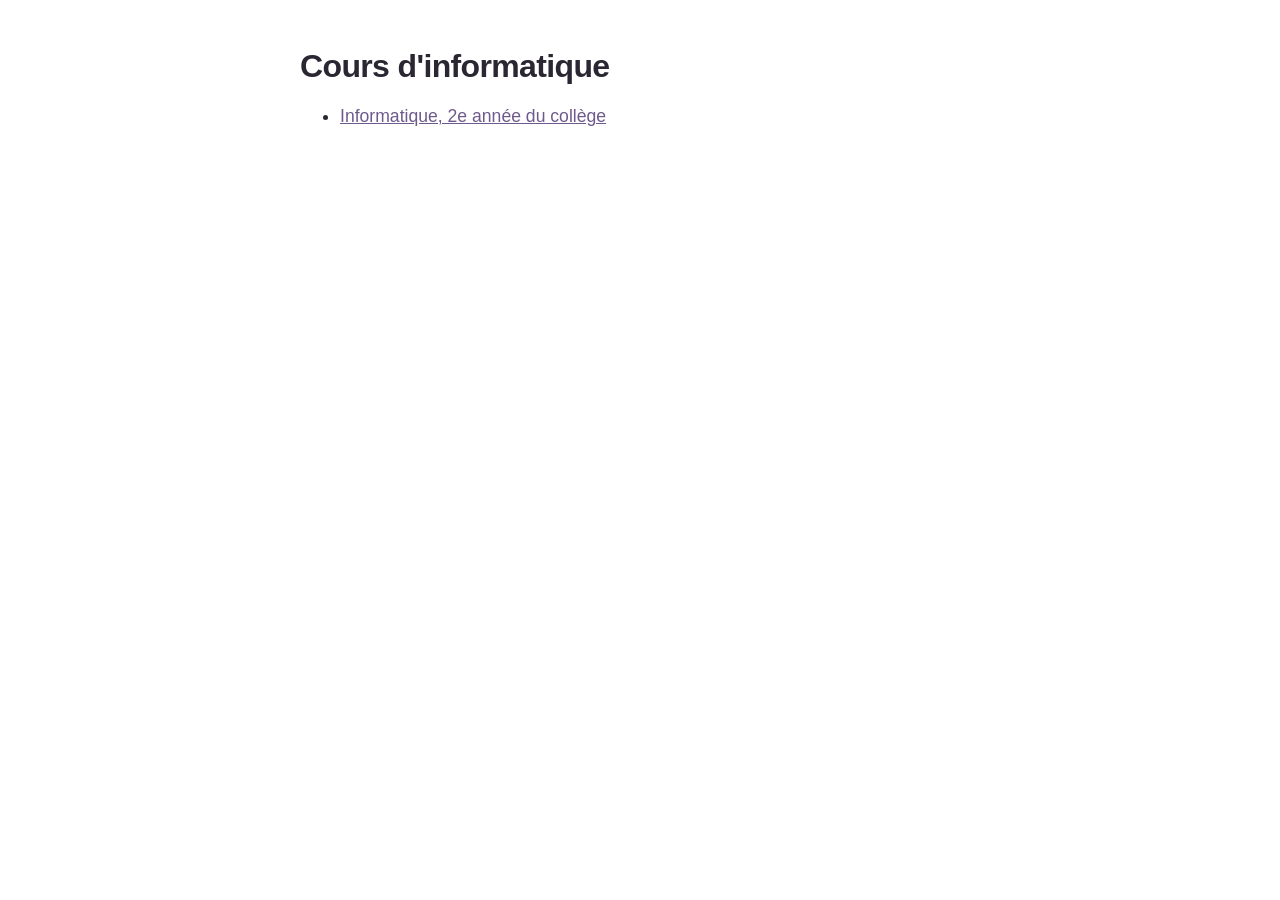
<file: index.html>
<!doctype html>
<html lang="fr"><head><meta charset="utf-8"><meta name="viewport" content="width=device-width, initial-scale=1">
<title>Cours d'informatique</title>
<style>body{font-family:"Hanken Grotesk",Helvetica,Arial,sans-serif;background:#fff;color:#2a2733;max-width:680px;margin:48px auto;padding:0 16px}
h1{font-weight:700;letter-spacing:-.02em}a{color:#6e5a8c}li{margin:.5em 0;font-size:1.1em}</style></head>
<body><h1>Cours d'informatique</h1>
<ul>
    <li><a href="m2/">Informatique, 2e année du collège</a></li>
</ul></body></html>
</file>
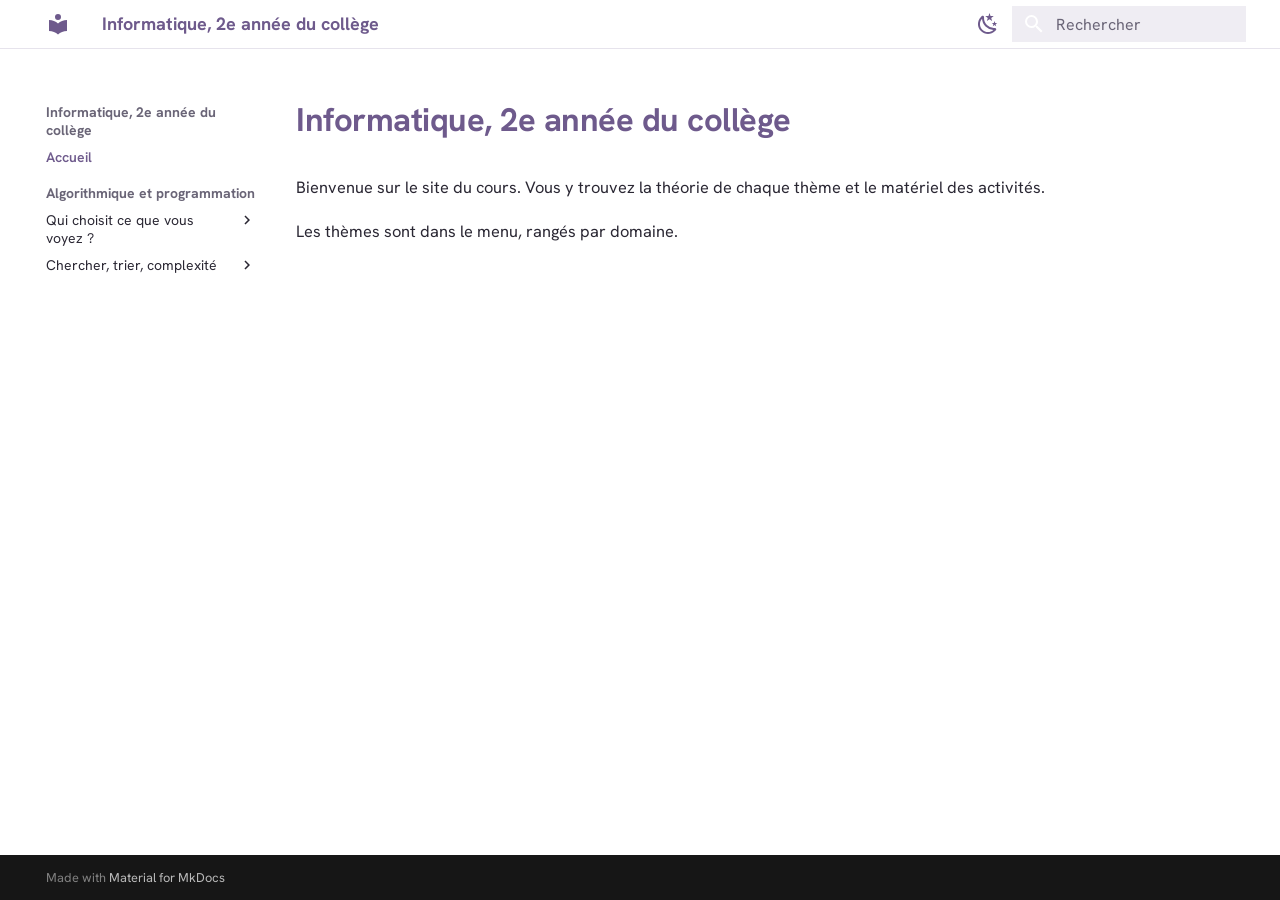
<file: m2/index.html>
<!doctype html>
<html lang="fr" class="no-js">
  <head>
    
      <meta charset="utf-8">
      <meta name="viewport" content="width=device-width,initial-scale=1">
      
      
      
        <link rel="canonical" href="https://crs-info.github.io/pub/m2/">
      
      
      
        <link rel="next" href="algo-recommandation/qui-choisit-notions/">
      
      
        
      
      
      <link rel="icon" href="assets/images/favicon.png">
      <meta name="generator" content="mkdocs-1.6.1, mkdocs-material-9.7.7">
    
    
      
        <title>Informatique, 2e année du collège</title>
      
    
    
      <link rel="stylesheet" href="assets/stylesheets/main.ec1eaa64.min.css">
      
        
        <link rel="stylesheet" href="assets/stylesheets/palette.ab4e12ef.min.css">
      
      


    
    
      
    
    
      
        
        
        <link rel="preconnect" href="https://fonts.gstatic.com" crossorigin>
        <link rel="stylesheet" href="https://fonts.googleapis.com/css?family=Hanken+Grotesk:300,300i,400,400i,700,700i%7CJetBrains+Mono:400,400i,700,700i&display=fallback">
        <style>:root{--md-text-font:"Hanken Grotesk";--md-code-font:"JetBrains Mono"}</style>
      
    
    
      <link rel="stylesheet" href="assets/lavande.907d69ed.css">
    
    <script>__md_scope=new URL(".",location),__md_hash=e=>[...e].reduce(((e,_)=>(e<<5)-e+_.charCodeAt(0)),0),__md_get=(e,_=localStorage,t=__md_scope)=>JSON.parse(_.getItem(t.pathname+"."+e)),__md_set=(e,_,t=localStorage,a=__md_scope)=>{try{t.setItem(a.pathname+"."+e,JSON.stringify(_))}catch(e){}}</script>
    
      

    
    
  </head>
  
  
    
    
      
    
    
    
    
    <body dir="ltr" data-md-color-scheme="default" data-md-color-primary="custom" data-md-color-accent="custom">
  
    
    <input class="md-toggle" data-md-toggle="drawer" type="checkbox" id="__drawer" autocomplete="off">
    <input class="md-toggle" data-md-toggle="search" type="checkbox" id="__search" autocomplete="off">
    <label class="md-overlay" for="__drawer"></label>
    <div data-md-component="skip">
      
        
        <a href="#informatique-2e-annee-du-college" class="md-skip">
          Aller au contenu
        </a>
      
    </div>
    <div data-md-component="announce">
      
    </div>
    
    
      

  

<header class="md-header md-header--shadow" data-md-component="header">
  <nav class="md-header__inner md-grid" aria-label="En-tête">
    <a href="." title="Informatique, 2e année du collège" class="md-header__button md-logo" aria-label="Informatique, 2e année du collège" data-md-component="logo">
      
  
  <svg xmlns="http://www.w3.org/2000/svg" viewBox="0 0 24 24"><path d="M12 8a3 3 0 0 0 3-3 3 3 0 0 0-3-3 3 3 0 0 0-3 3 3 3 0 0 0 3 3m0 3.54C9.64 9.35 6.5 8 3 8v11c3.5 0 6.64 1.35 9 3.54 2.36-2.19 5.5-3.54 9-3.54V8c-3.5 0-6.64 1.35-9 3.54"/></svg>

    </a>
    <label class="md-header__button md-icon" for="__drawer">
      
      <svg xmlns="http://www.w3.org/2000/svg" viewBox="0 0 24 24"><path d="M3 6h18v2H3zm0 5h18v2H3zm0 5h18v2H3z"/></svg>
    </label>
    <div class="md-header__title" data-md-component="header-title">
      <div class="md-header__ellipsis">
        <div class="md-header__topic">
          <span class="md-ellipsis">
            Informatique, 2e année du collège
          </span>
        </div>
        <div class="md-header__topic" data-md-component="header-topic">
          <span class="md-ellipsis">
            
              Accueil
            
          </span>
        </div>
      </div>
    </div>
    
      
        <form class="md-header__option" data-md-component="palette">
  
    
    
    
    <input class="md-option" data-md-color-media="(prefers-color-scheme: light)" data-md-color-scheme="default" data-md-color-primary="custom" data-md-color-accent="custom"  aria-label="Thème sombre"  type="radio" name="__palette" id="__palette_0">
    
      <label class="md-header__button md-icon" title="Thème sombre" for="__palette_1" hidden>
        <svg xmlns="http://www.w3.org/2000/svg" viewBox="0 0 24 24"><path d="m17.75 4.09-2.53 1.94.91 3.06-2.63-1.81-2.63 1.81.91-3.06-2.53-1.94L12.44 4l1.06-3 1.06 3zm3.5 6.91-1.64 1.25.59 1.98-1.7-1.17-1.7 1.17.59-1.98L15.75 11l2.06-.05L18.5 9l.69 1.95zm-2.28 4.95c.83-.08 1.72 1.1 1.19 1.85-.32.45-.66.87-1.08 1.27C15.17 23 8.84 23 4.94 19.07c-3.91-3.9-3.91-10.24 0-14.14.4-.4.82-.76 1.27-1.08.75-.53 1.93.36 1.85 1.19-.27 2.86.69 5.83 2.89 8.02a9.96 9.96 0 0 0 8.02 2.89m-1.64 2.02a12.08 12.08 0 0 1-7.8-3.47c-2.17-2.19-3.33-5-3.49-7.82-2.81 3.14-2.7 7.96.31 10.98 3.02 3.01 7.84 3.12 10.98.31"/></svg>
      </label>
    
  
    
    
    
    <input class="md-option" data-md-color-media="(prefers-color-scheme: dark)" data-md-color-scheme="slate" data-md-color-primary="custom" data-md-color-accent="custom"  aria-label="Thème clair"  type="radio" name="__palette" id="__palette_1">
    
      <label class="md-header__button md-icon" title="Thème clair" for="__palette_0" hidden>
        <svg xmlns="http://www.w3.org/2000/svg" viewBox="0 0 24 24"><path d="M12 7a5 5 0 0 1 5 5 5 5 0 0 1-5 5 5 5 0 0 1-5-5 5 5 0 0 1 5-5m0 2a3 3 0 0 0-3 3 3 3 0 0 0 3 3 3 3 0 0 0 3-3 3 3 0 0 0-3-3m0-7 2.39 3.42C13.65 5.15 12.84 5 12 5s-1.65.15-2.39.42zM3.34 7l4.16-.35A7.2 7.2 0 0 0 5.94 8.5c-.44.74-.69 1.5-.83 2.29zm.02 10 1.76-3.77a7.131 7.131 0 0 0 2.38 4.14zM20.65 7l-1.77 3.79a7.02 7.02 0 0 0-2.38-4.15zm-.01 10-4.14.36c.59-.51 1.12-1.14 1.54-1.86.42-.73.69-1.5.83-2.29zM12 22l-2.41-3.44c.74.27 1.55.44 2.41.44.82 0 1.63-.17 2.37-.44z"/></svg>
      </label>
    
  
</form>
      
    
    
      <script>var palette=__md_get("__palette");if(palette&&palette.color){if("(prefers-color-scheme)"===palette.color.media){var media=matchMedia("(prefers-color-scheme: light)"),input=document.querySelector(media.matches?"[data-md-color-media='(prefers-color-scheme: light)']":"[data-md-color-media='(prefers-color-scheme: dark)']");palette.color.media=input.getAttribute("data-md-color-media"),palette.color.scheme=input.getAttribute("data-md-color-scheme"),palette.color.primary=input.getAttribute("data-md-color-primary"),palette.color.accent=input.getAttribute("data-md-color-accent")}for(var[key,value]of Object.entries(palette.color))document.body.setAttribute("data-md-color-"+key,value)}</script>
    
    
    
      
      
        <label class="md-header__button md-icon" for="__search">
          
          <svg xmlns="http://www.w3.org/2000/svg" viewBox="0 0 24 24"><path d="M9.5 3A6.5 6.5 0 0 1 16 9.5c0 1.61-.59 3.09-1.56 4.23l.27.27h.79l5 5-1.5 1.5-5-5v-.79l-.27-.27A6.52 6.52 0 0 1 9.5 16 6.5 6.5 0 0 1 3 9.5 6.5 6.5 0 0 1 9.5 3m0 2C7 5 5 7 5 9.5S7 14 9.5 14 14 12 14 9.5 12 5 9.5 5"/></svg>
        </label>
        <div class="md-search" data-md-component="search" role="dialog">
  <label class="md-search__overlay" for="__search"></label>
  <div class="md-search__inner" role="search">
    <form class="md-search__form" name="search">
      <input type="text" class="md-search__input" name="query" aria-label="Rechercher" placeholder="Rechercher" autocapitalize="off" autocorrect="off" autocomplete="off" spellcheck="false" data-md-component="search-query" required>
      <label class="md-search__icon md-icon" for="__search">
        
        <svg xmlns="http://www.w3.org/2000/svg" viewBox="0 0 24 24"><path d="M9.5 3A6.5 6.5 0 0 1 16 9.5c0 1.61-.59 3.09-1.56 4.23l.27.27h.79l5 5-1.5 1.5-5-5v-.79l-.27-.27A6.52 6.52 0 0 1 9.5 16 6.5 6.5 0 0 1 3 9.5 6.5 6.5 0 0 1 9.5 3m0 2C7 5 5 7 5 9.5S7 14 9.5 14 14 12 14 9.5 12 5 9.5 5"/></svg>
        
        <svg xmlns="http://www.w3.org/2000/svg" viewBox="0 0 24 24"><path d="M20 11v2H8l5.5 5.5-1.42 1.42L4.16 12l7.92-7.92L13.5 5.5 8 11z"/></svg>
      </label>
      <nav class="md-search__options" aria-label="Recherche">
        
        <button type="reset" class="md-search__icon md-icon" title="Effacer" aria-label="Effacer" tabindex="-1">
          
          <svg xmlns="http://www.w3.org/2000/svg" viewBox="0 0 24 24"><path d="M19 6.41 17.59 5 12 10.59 6.41 5 5 6.41 10.59 12 5 17.59 6.41 19 12 13.41 17.59 19 19 17.59 13.41 12z"/></svg>
        </button>
      </nav>
      
    </form>
    <div class="md-search__output">
      <div class="md-search__scrollwrap" tabindex="0" data-md-scrollfix>
        <div class="md-search-result" data-md-component="search-result">
          <div class="md-search-result__meta">
            Initialisation de la recherche
          </div>
          <ol class="md-search-result__list" role="presentation"></ol>
        </div>
      </div>
    </div>
  </div>
</div>
      
    
    
  </nav>
  
</header>
    
    <div class="md-container" data-md-component="container">
      
      
        
          
        
      
      <main class="md-main" data-md-component="main">
        <div class="md-main__inner md-grid">
          
            
              
              <div class="md-sidebar md-sidebar--primary" data-md-component="sidebar" data-md-type="navigation" >
                <div class="md-sidebar__scrollwrap">
                  <div class="md-sidebar__inner">
                    



  

<nav class="md-nav md-nav--primary md-nav--integrated" aria-label="Navigation" data-md-level="0">
  <label class="md-nav__title" for="__drawer">
    <a href="." title="Informatique, 2e année du collège" class="md-nav__button md-logo" aria-label="Informatique, 2e année du collège" data-md-component="logo">
      
  
  <svg xmlns="http://www.w3.org/2000/svg" viewBox="0 0 24 24"><path d="M12 8a3 3 0 0 0 3-3 3 3 0 0 0-3-3 3 3 0 0 0-3 3 3 3 0 0 0 3 3m0 3.54C9.64 9.35 6.5 8 3 8v11c3.5 0 6.64 1.35 9 3.54 2.36-2.19 5.5-3.54 9-3.54V8c-3.5 0-6.64 1.35-9 3.54"/></svg>

    </a>
    Informatique, 2e année du collège
  </label>
  
  <ul class="md-nav__list" data-md-scrollfix>
    
      
      
  
  
    
  
  
  
    <li class="md-nav__item md-nav__item--active">
      
      <input class="md-nav__toggle md-toggle" type="checkbox" id="__toc">
      
      
        
      
      
      <a href="." class="md-nav__link md-nav__link--active">
        
  
  
  <span class="md-ellipsis">
    
  
    Accueil
  

    
  </span>
  
  

      </a>
      
    </li>
  

    
      
      
  
  
  
  
    
    
    
    
      
        
        
      
    
    
    <li class="md-nav__item md-nav__item--section md-nav__item--nested">
      
        
        
        <input class="md-nav__toggle md-toggle " type="checkbox" id="__nav_2" >
        
          
          <label class="md-nav__link" for="__nav_2" id="__nav_2_label" tabindex="">
            
  
  
  <span class="md-ellipsis">
    
  
    Algorithmique et programmation
  

    
  </span>
  
  

            <span class="md-nav__icon md-icon"></span>
          </label>
        
        <nav class="md-nav" data-md-level="1" aria-labelledby="__nav_2_label" aria-expanded="false">
          <label class="md-nav__title" for="__nav_2">
            <span class="md-nav__icon md-icon"></span>
            
  
    Algorithmique et programmation
  

          </label>
          <ul class="md-nav__list" data-md-scrollfix>
            
              
                
  
  
  
  
    
    
    
    
      
    
    
    <li class="md-nav__item md-nav__item--nested">
      
        
        
        <input class="md-nav__toggle md-toggle " type="checkbox" id="__nav_2_1" >
        
          
          <label class="md-nav__link" for="__nav_2_1" id="__nav_2_1_label" tabindex="0">
            
  
  
  <span class="md-ellipsis">
    
  
    Qui choisit ce que vous voyez ?
  

    
  </span>
  
  

            <span class="md-nav__icon md-icon"></span>
          </label>
        
        <nav class="md-nav" data-md-level="2" aria-labelledby="__nav_2_1_label" aria-expanded="false">
          <label class="md-nav__title" for="__nav_2_1">
            <span class="md-nav__icon md-icon"></span>
            
  
    Qui choisit ce que vous voyez ?
  

          </label>
          <ul class="md-nav__list" data-md-scrollfix>
            
              
                
  
  
  
  
    <li class="md-nav__item">
      <a href="algo-recommandation/qui-choisit-notions/" class="md-nav__link">
        
  
  
  <span class="md-ellipsis">
    
  
    Qui choisit ce que vous voyez ? Les notions
  

    
  </span>
  
  

      </a>
    </li>
  

              
            
          </ul>
        </nav>
      
    </li>
  

              
            
              
                
  
  
  
  
    
    
    
    
      
    
    
    <li class="md-nav__item md-nav__item--nested">
      
        
        
        <input class="md-nav__toggle md-toggle " type="checkbox" id="__nav_2_2" >
        
          
          <label class="md-nav__link" for="__nav_2_2" id="__nav_2_2_label" tabindex="0">
            
  
  
  <span class="md-ellipsis">
    
  
    Chercher, trier, complexité
  

    
  </span>
  
  

            <span class="md-nav__icon md-icon"></span>
          </label>
        
        <nav class="md-nav" data-md-level="2" aria-labelledby="__nav_2_2_label" aria-expanded="false">
          <label class="md-nav__title" for="__nav_2_2">
            <span class="md-nav__icon md-icon"></span>
            
  
    Chercher, trier, complexité
  

          </label>
          <ul class="md-nav__list" data-md-scrollfix>
            
              
                
  
  
  
  
    <li class="md-nav__item">
      <a href="algo-chercher-trier-complexite/chercher-et-trier/" class="md-nav__link">
        
  
  
  <span class="md-ellipsis">
    
  
    Chercher et trier : l'efficacité des algorithmes
  

    
  </span>
  
  

      </a>
    </li>
  

              
            
          </ul>
        </nav>
      
    </li>
  

              
            
          </ul>
        </nav>
      
    </li>
  

    
  </ul>
</nav>
                  </div>
                </div>
              </div>
            
            
          
          
            <div class="md-content" data-md-component="content">
              
              <article class="md-content__inner md-typeset">
                
                  



<h1 id="informatique-2e-annee-du-college">Informatique, 2e année du collège<a class="headerlink" href="#informatique-2e-annee-du-college" title="Permanent link">&para;</a></h1>
<p>Bienvenue sur le site du cours. Vous y trouvez la théorie de chaque thème et le matériel des activités.</p>
<p>Les thèmes sont dans le menu, rangés par domaine.</p>












                
              </article>
            </div>
          
          
<script>var target=document.getElementById(location.hash.slice(1));target&&target.name&&(target.checked=target.name.startsWith("__tabbed_"))</script>
        </div>
        
          <button type="button" class="md-top md-icon" data-md-component="top" hidden>
  
  <svg xmlns="http://www.w3.org/2000/svg" viewBox="0 0 24 24"><path d="M13 20h-2V8l-5.5 5.5-1.42-1.42L12 4.16l7.92 7.92-1.42 1.42L13 8z"/></svg>
  Retour en haut de la page
</button>
        
      </main>
      
        <footer class="md-footer">
  
  <div class="md-footer-meta md-typeset">
    <div class="md-footer-meta__inner md-grid">
      <div class="md-copyright">
  
  
    Made with
    <a href="https://squidfunk.github.io/mkdocs-material/" target="_blank" rel="noopener">
      Material for MkDocs
    </a>
  
</div>
      
    </div>
  </div>
</footer>
      
    </div>
    <div class="md-dialog" data-md-component="dialog">
      <div class="md-dialog__inner md-typeset"></div>
    </div>
    
    
    
      
      
      <script id="__config" type="application/json">{"annotate": null, "base": ".", "features": ["navigation.sections", "navigation.top", "toc.integrate", "content.code.copy"], "search": "assets/javascripts/workers/search.2c215733.min.js", "tags": null, "translations": {"clipboard.copied": "Copi\u00e9 dans le presse-papier", "clipboard.copy": "Copier dans le presse-papier", "search.result.more.one": "1 de plus sur cette page", "search.result.more.other": "# de plus sur cette page", "search.result.none": "Aucun document trouv\u00e9", "search.result.one": "1 document trouv\u00e9", "search.result.other": "# documents trouv\u00e9s", "search.result.placeholder": "Taper pour d\u00e9marrer la recherche", "search.result.term.missing": "Non trouv\u00e9", "select.version": "S\u00e9lectionner la version"}, "version": null}</script>
    
    
      <script src="assets/javascripts/bundle.d7400e89.min.js"></script>
      
    
  </body>
</html>
</file>
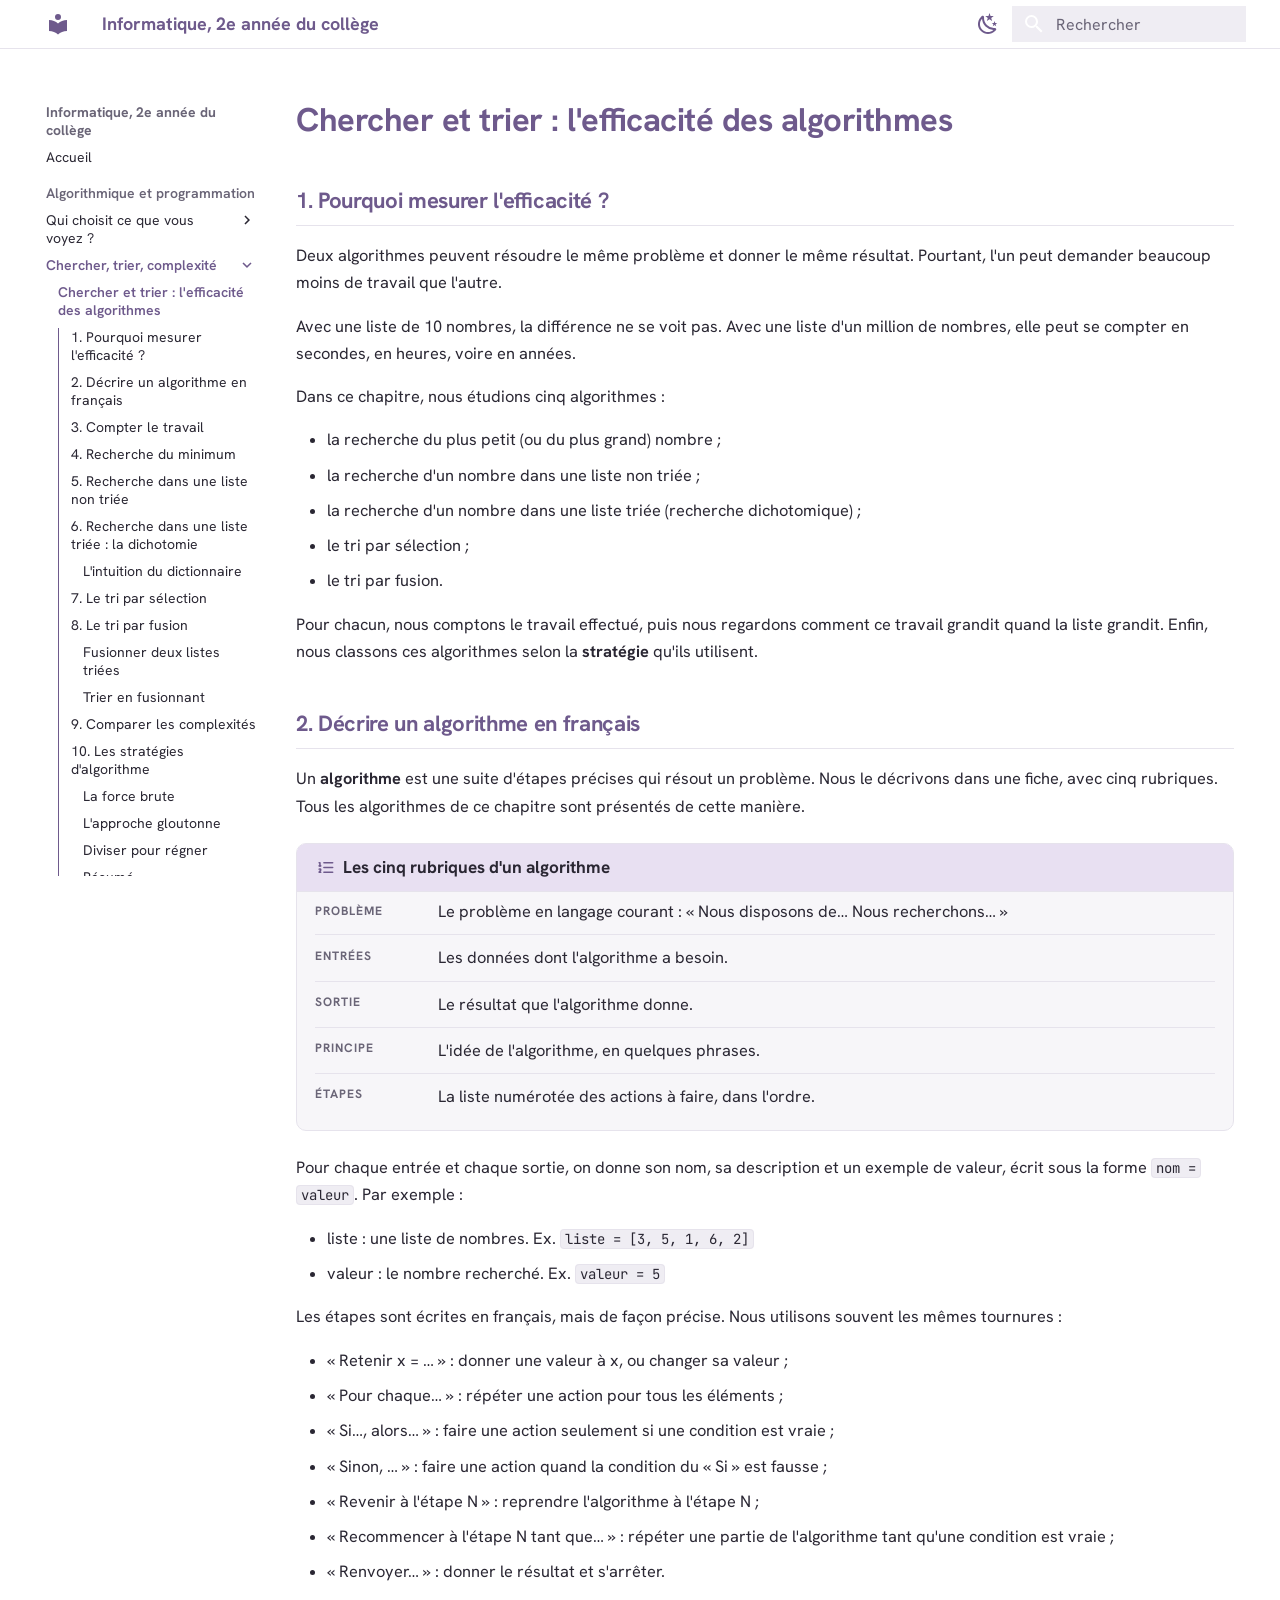
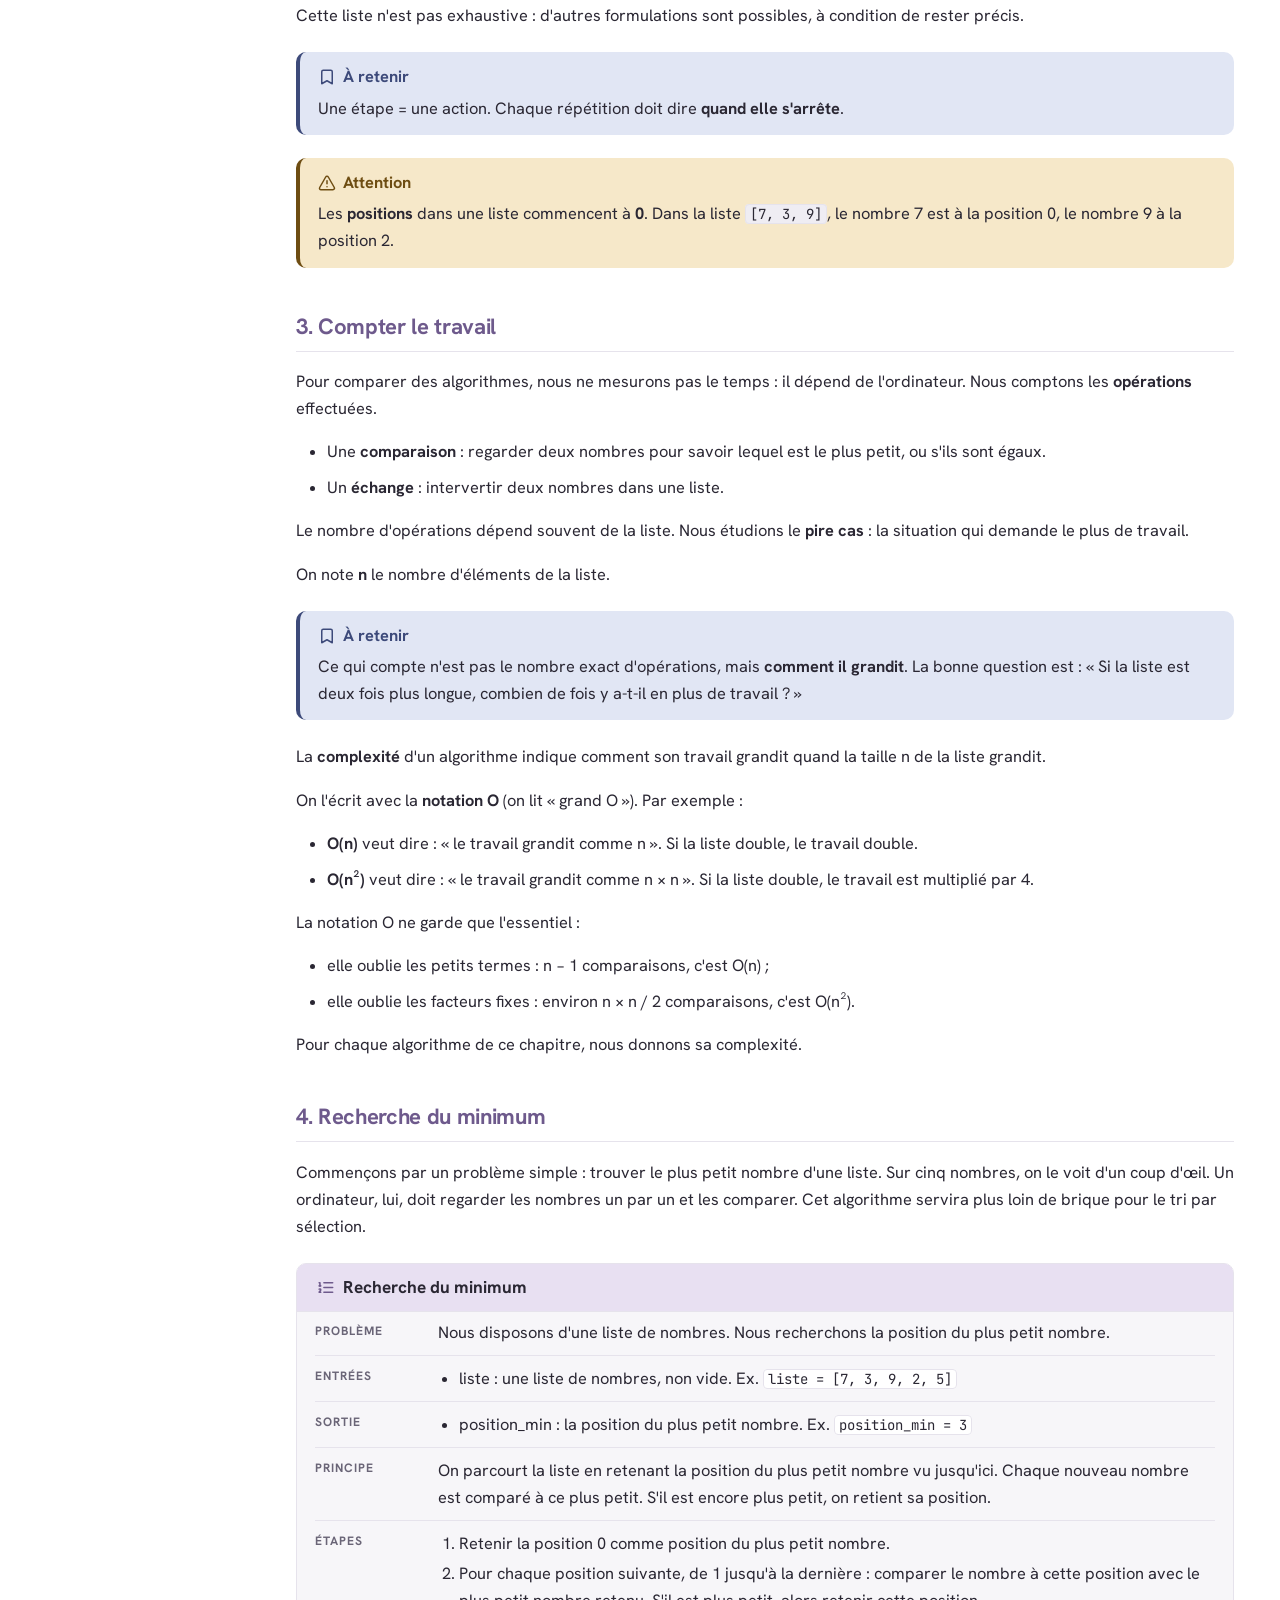
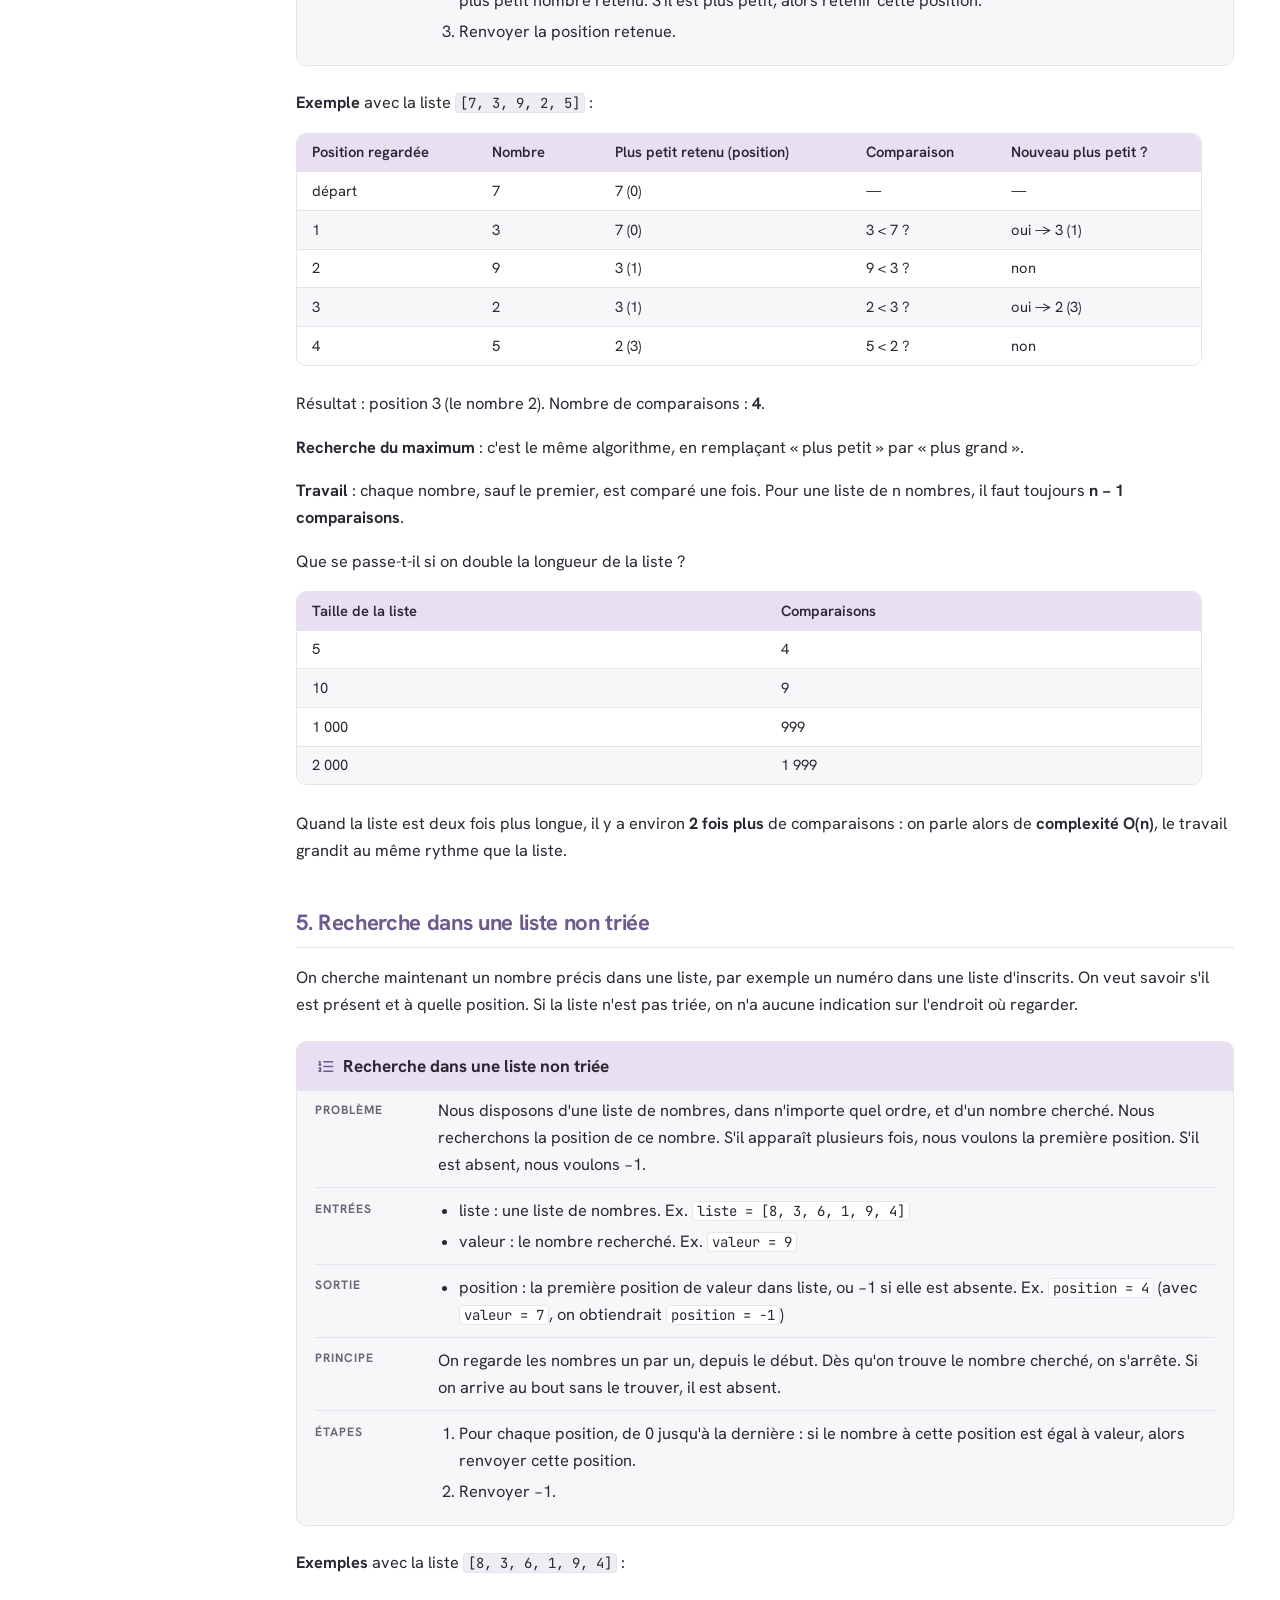
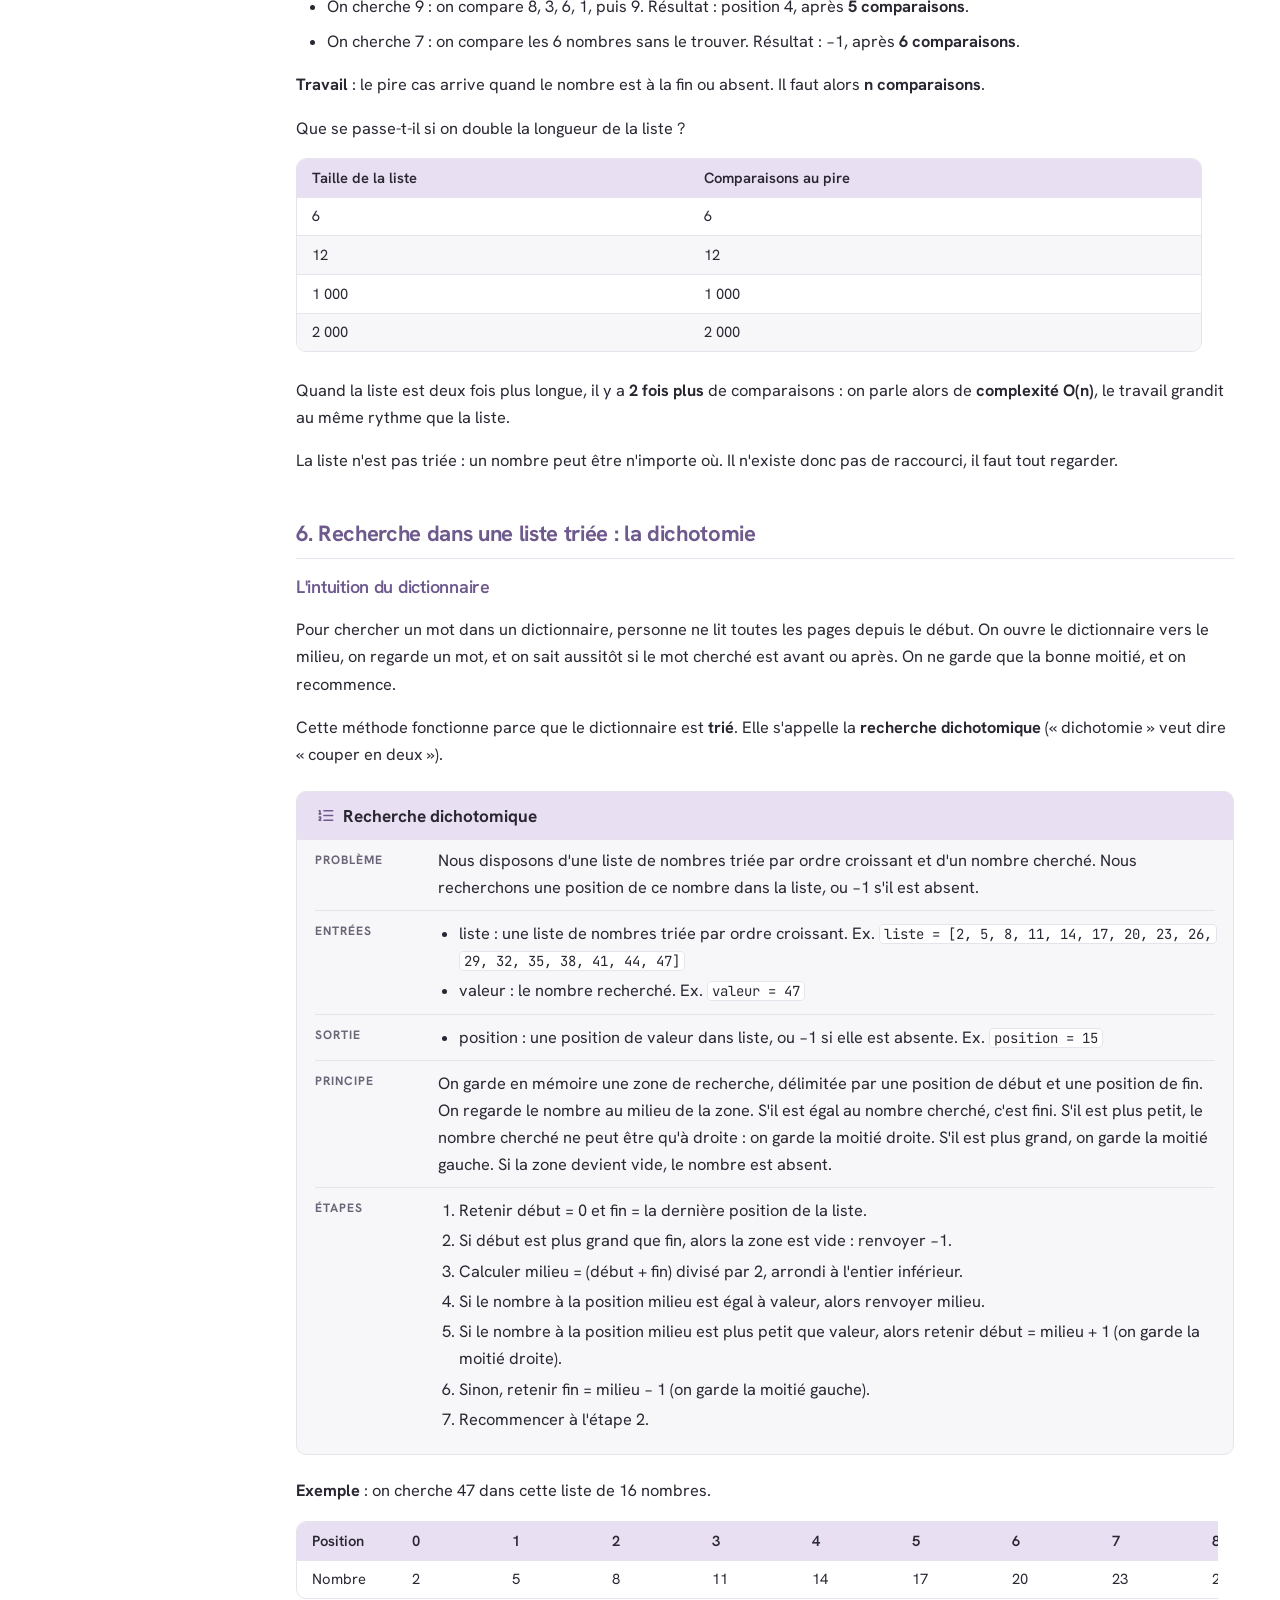
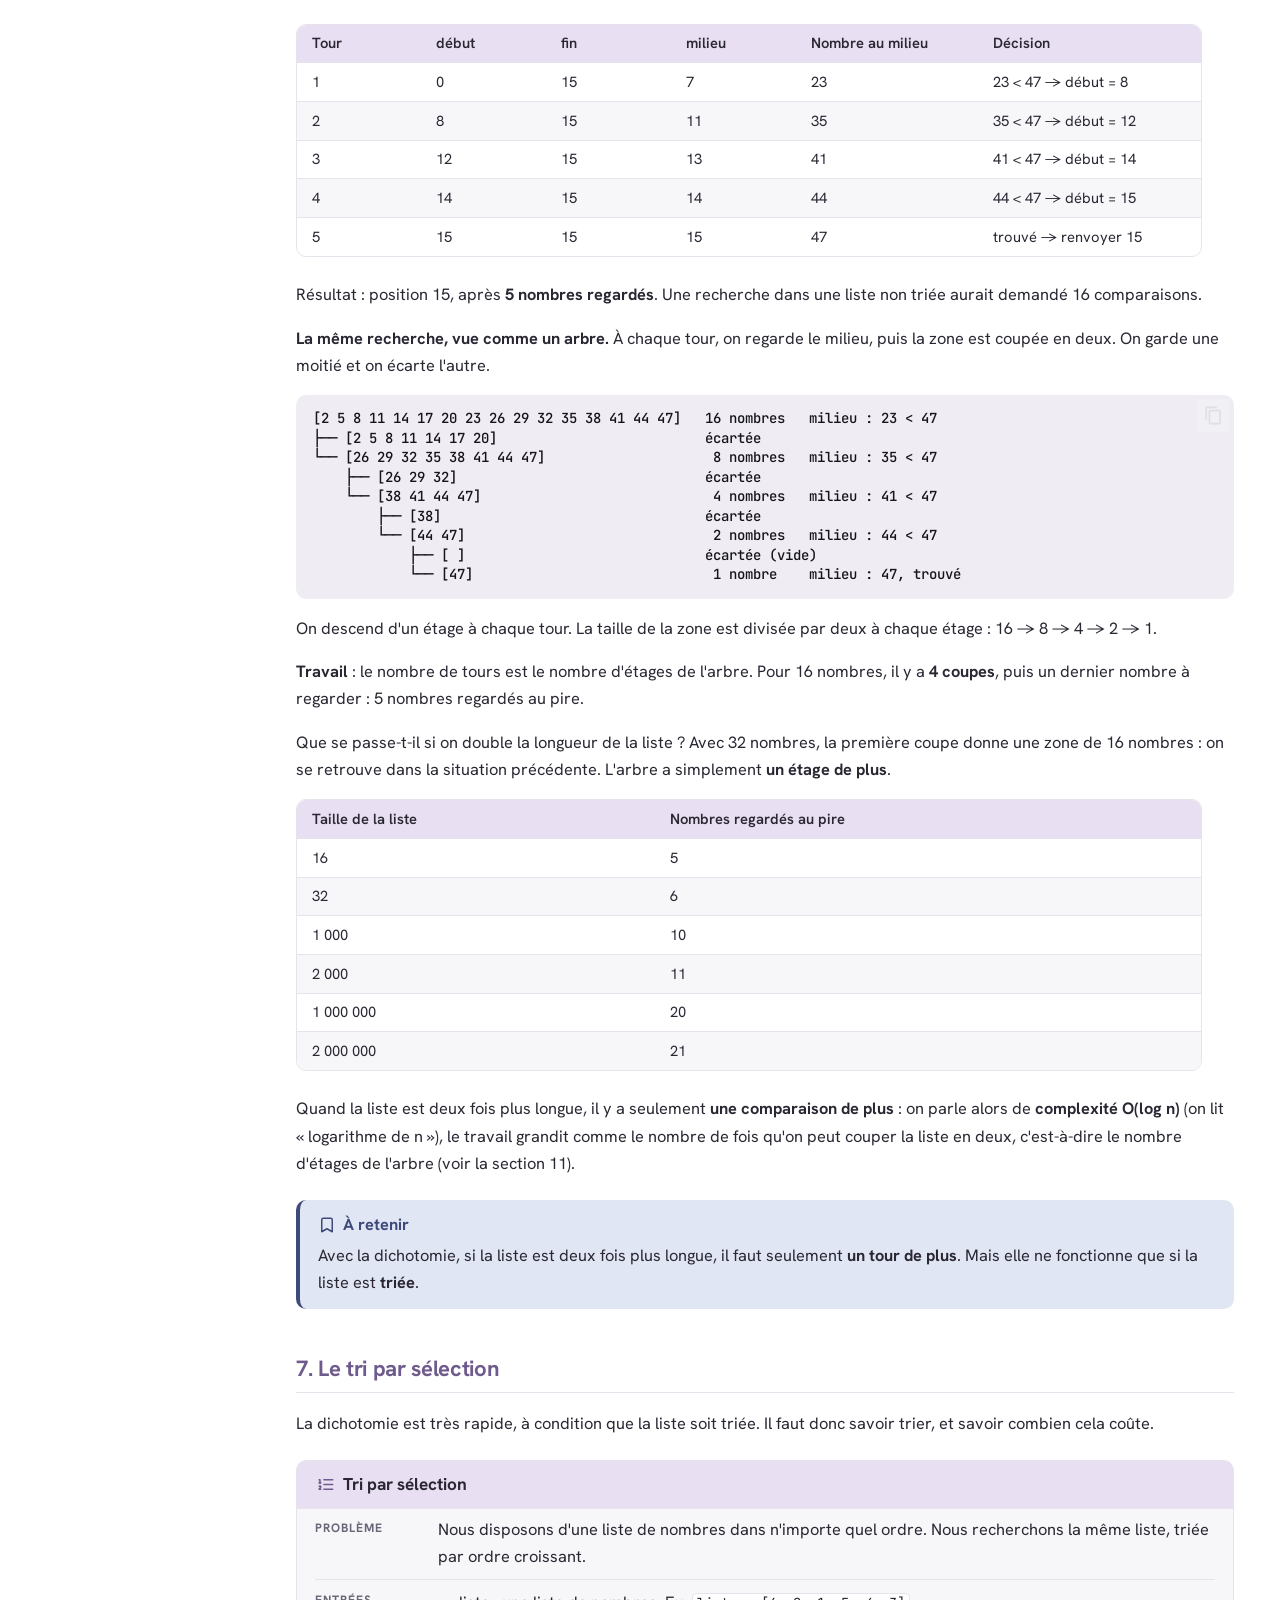
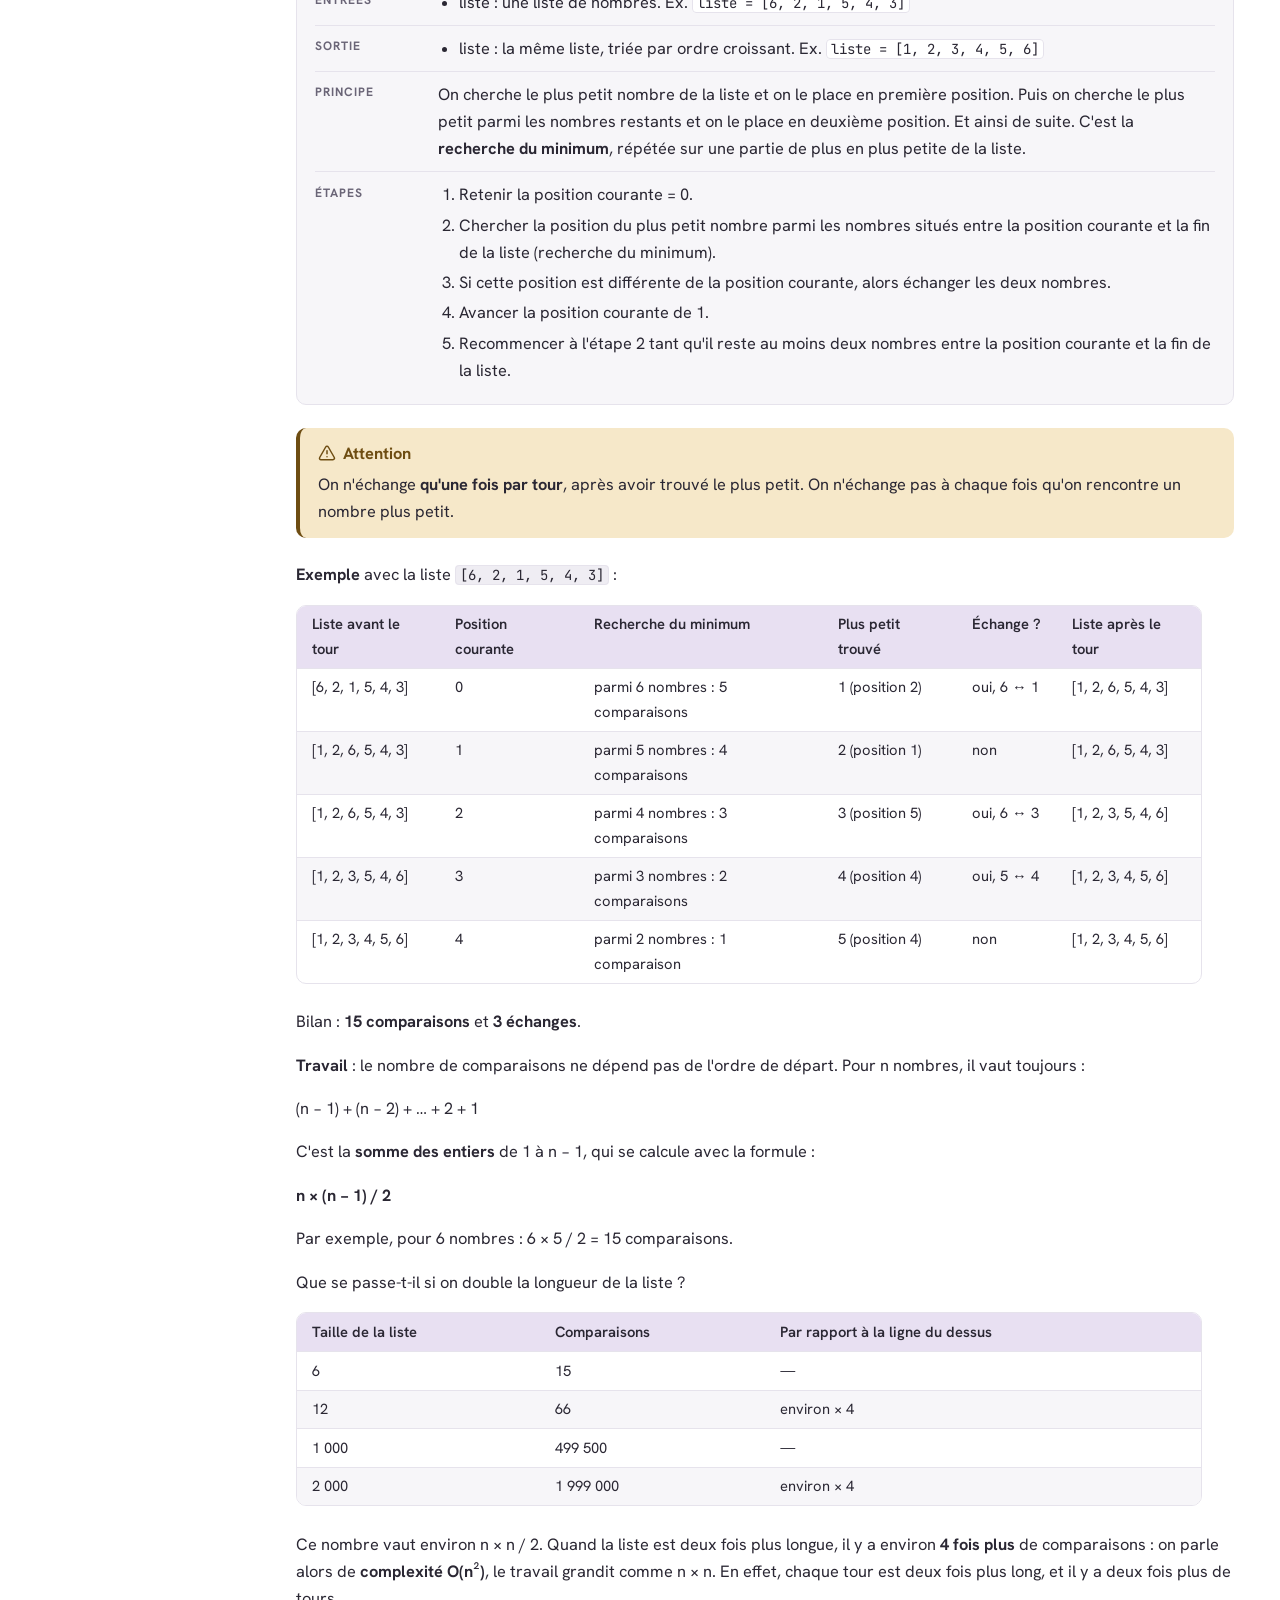
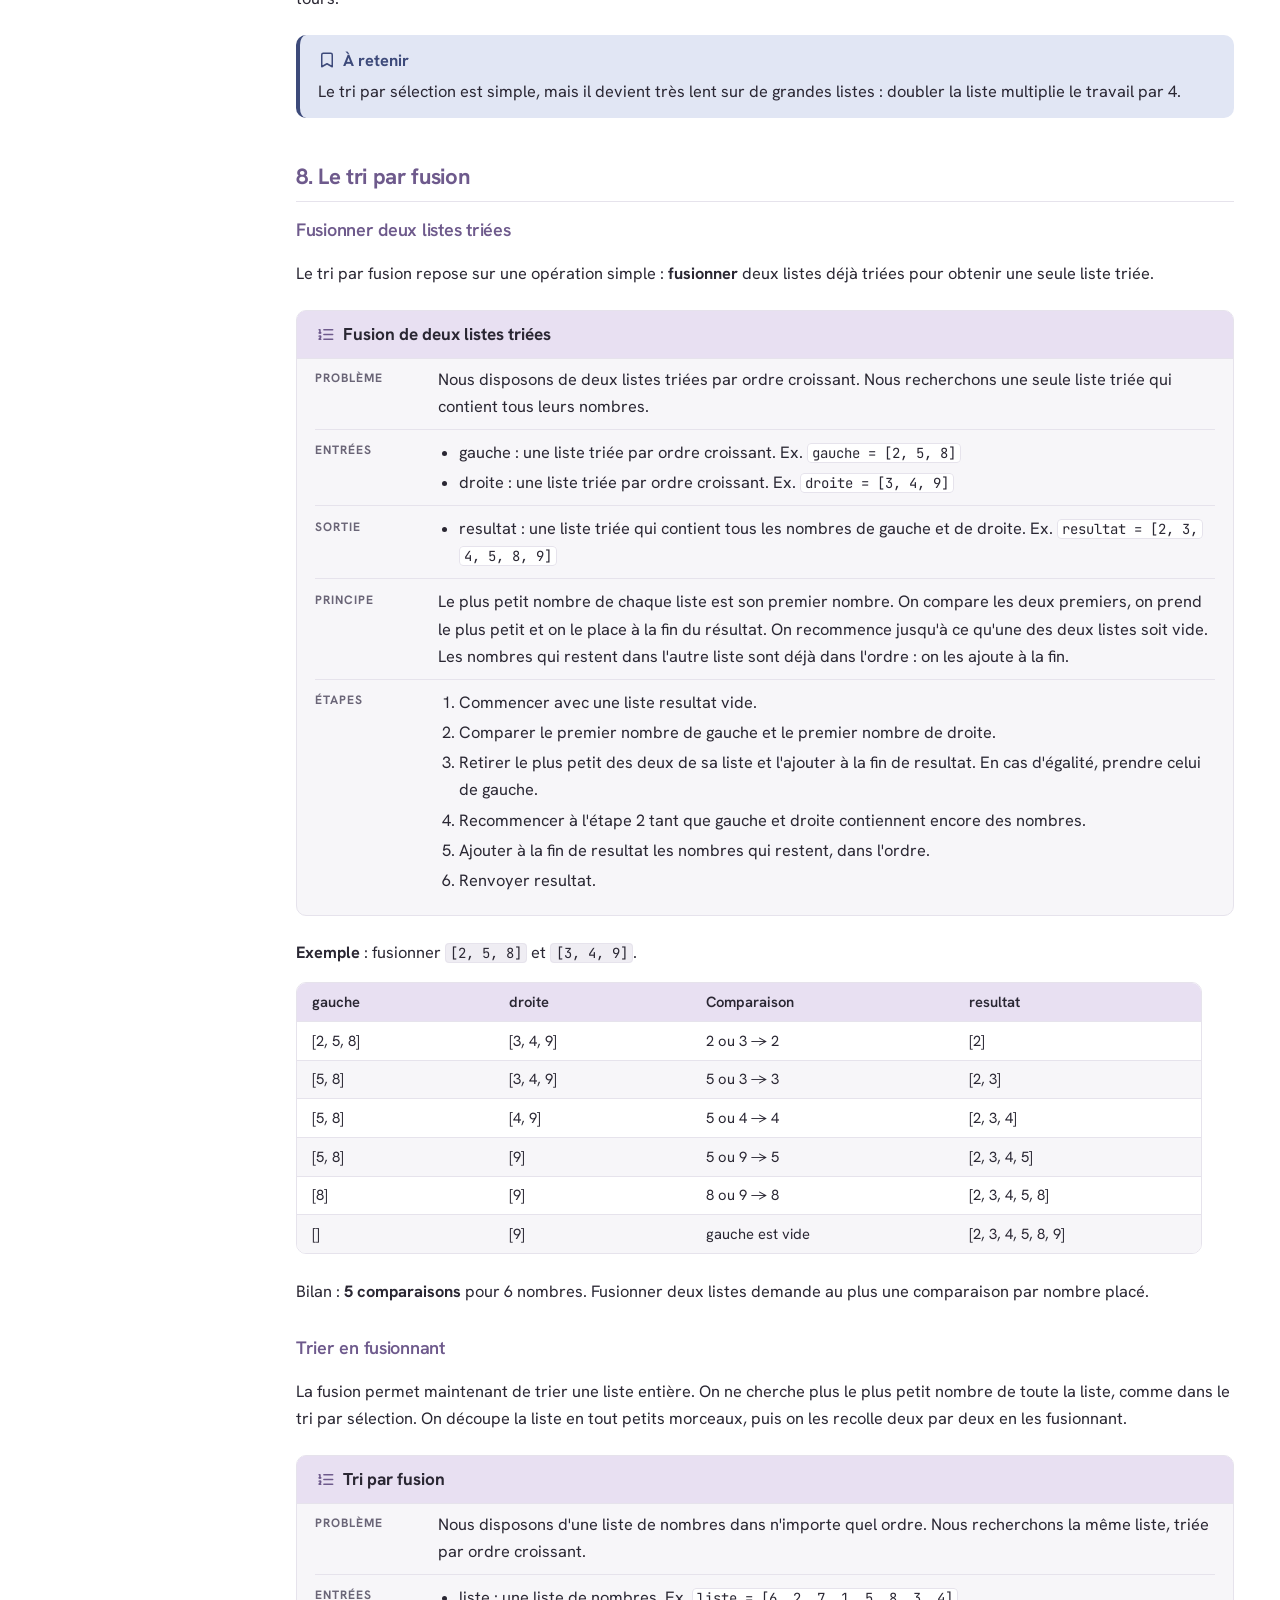
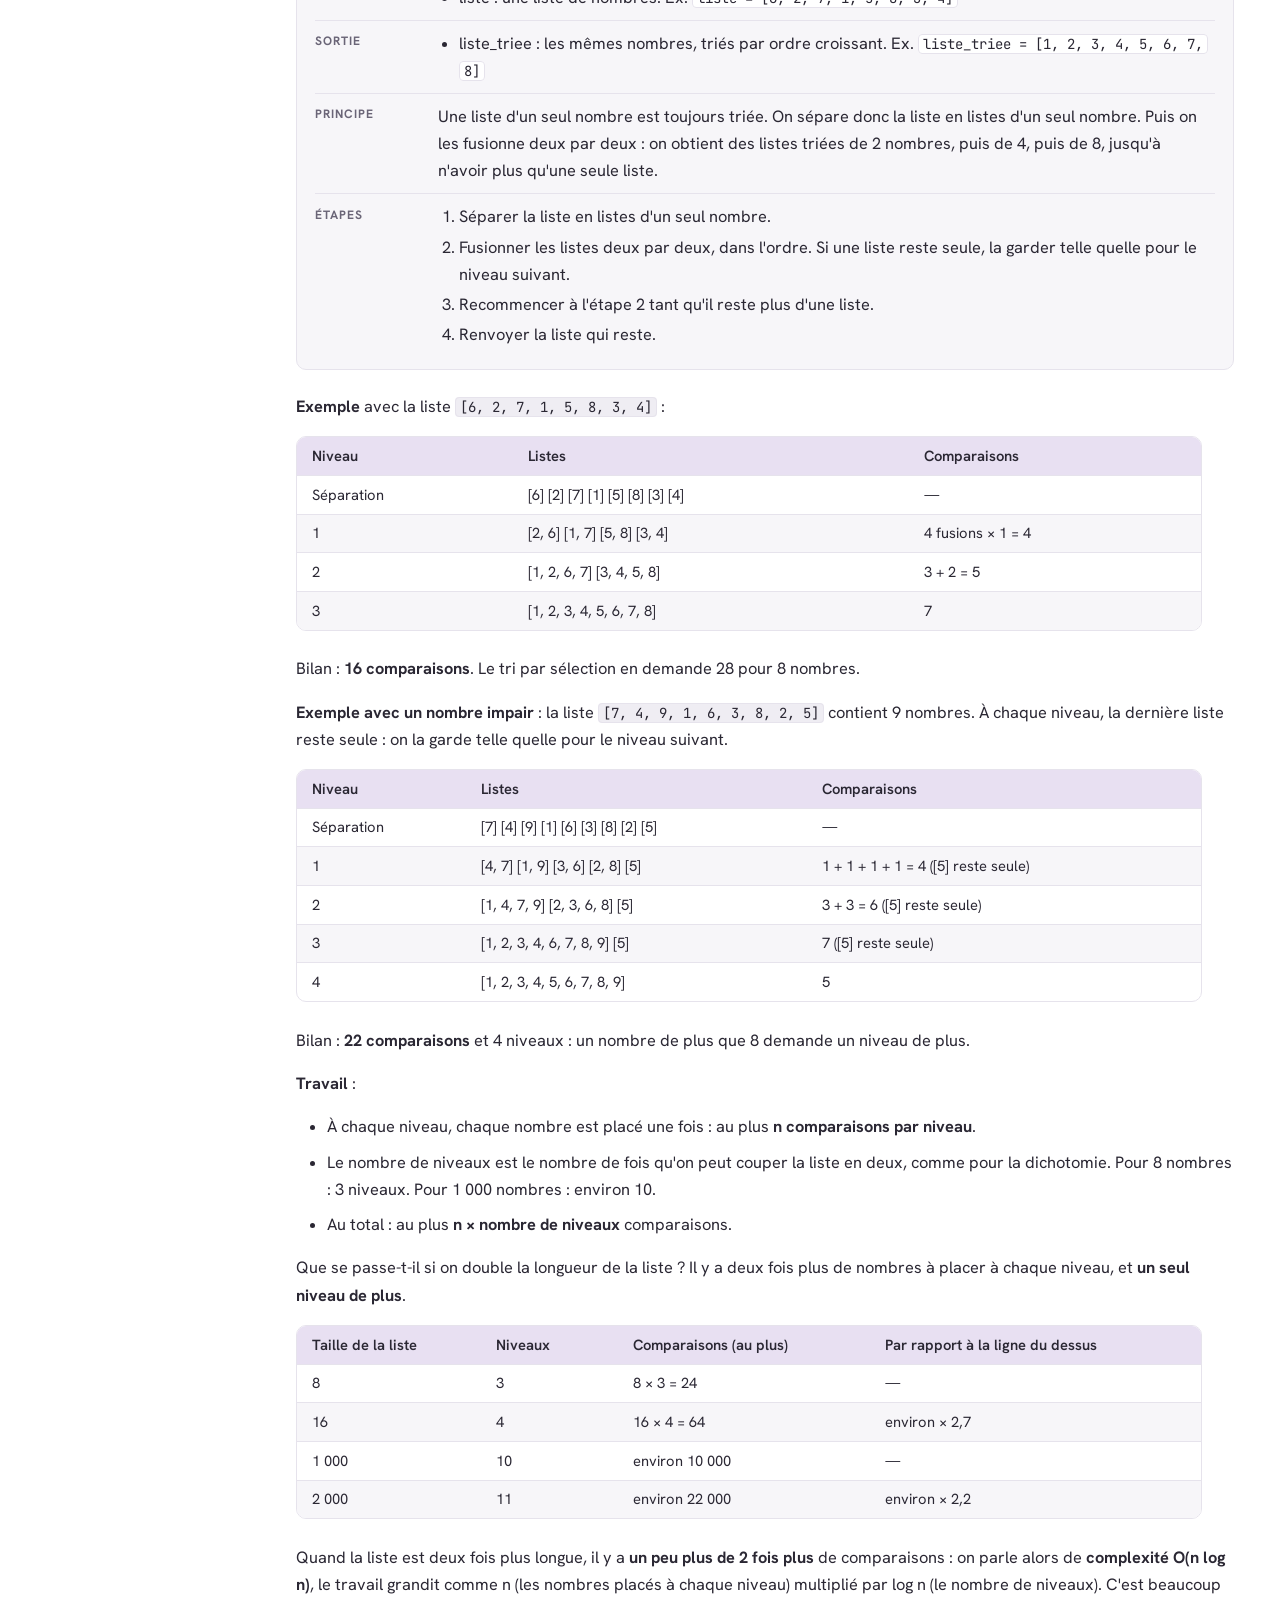
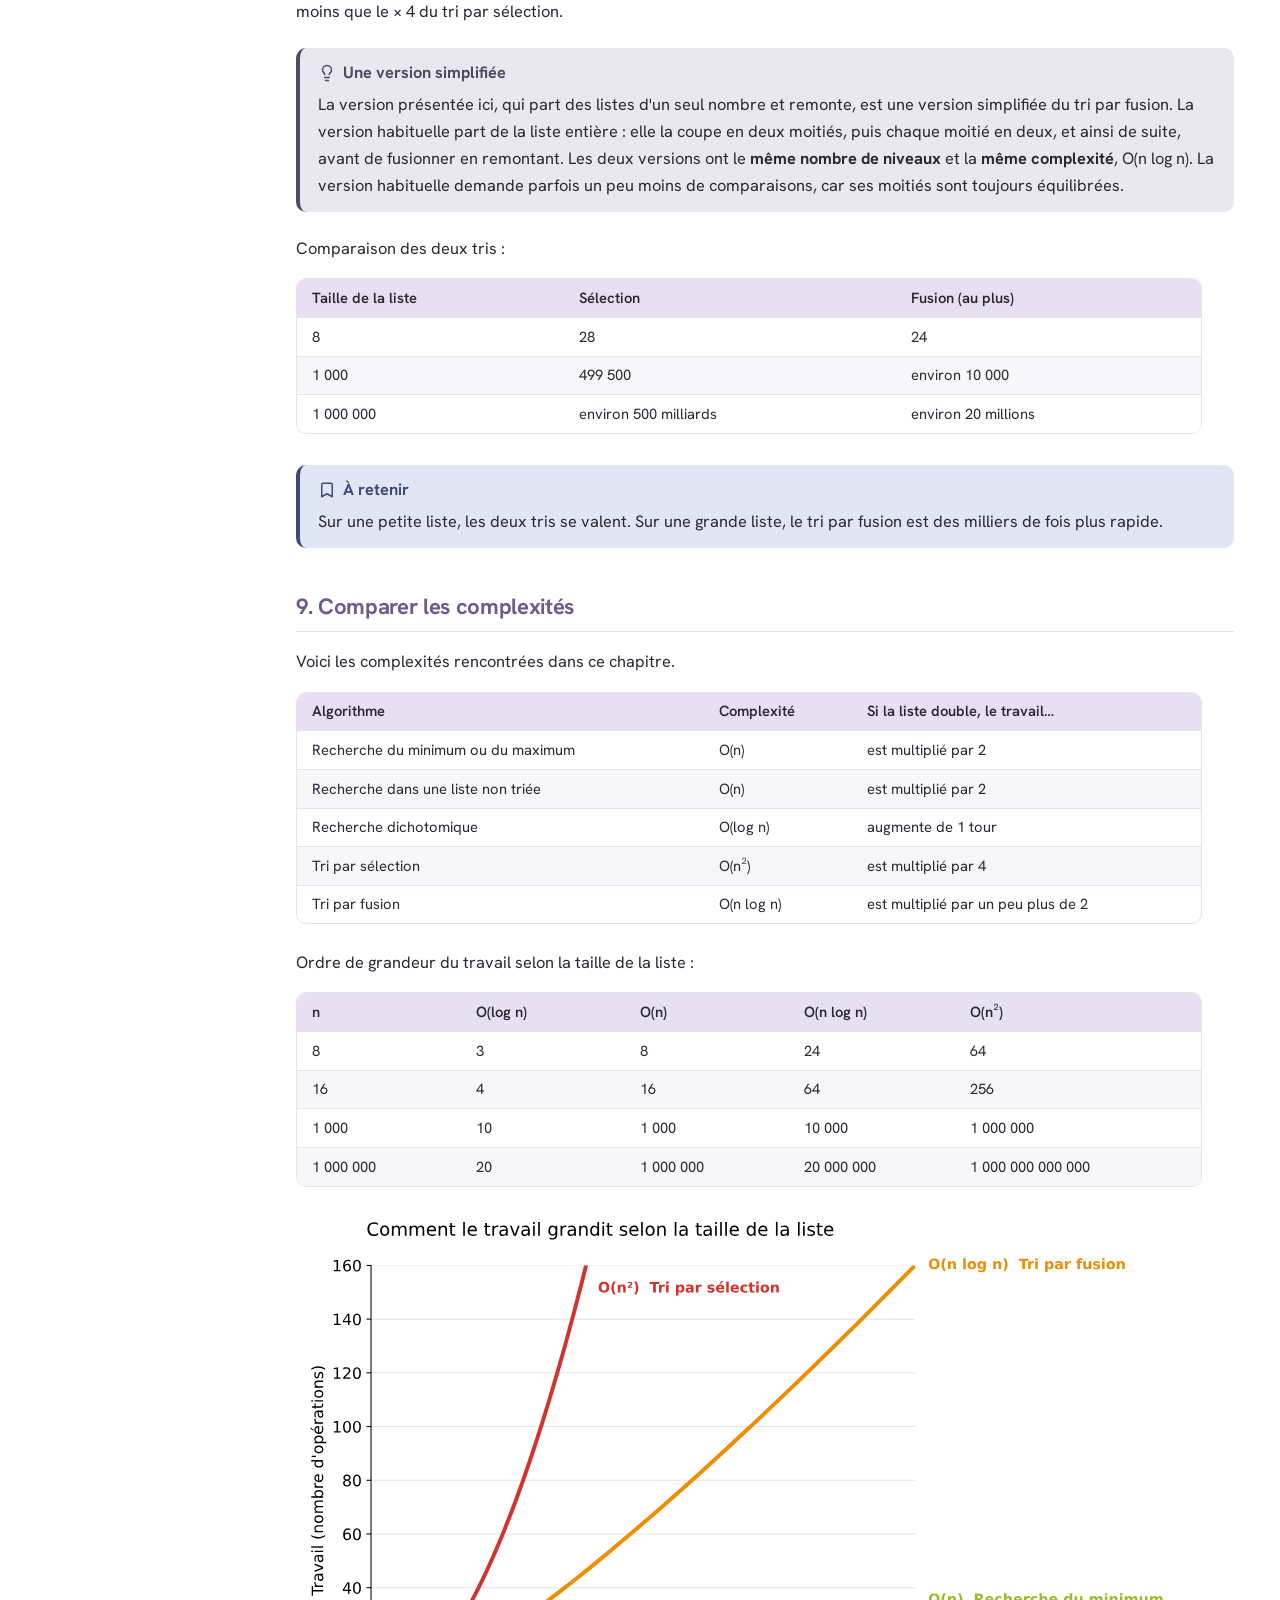
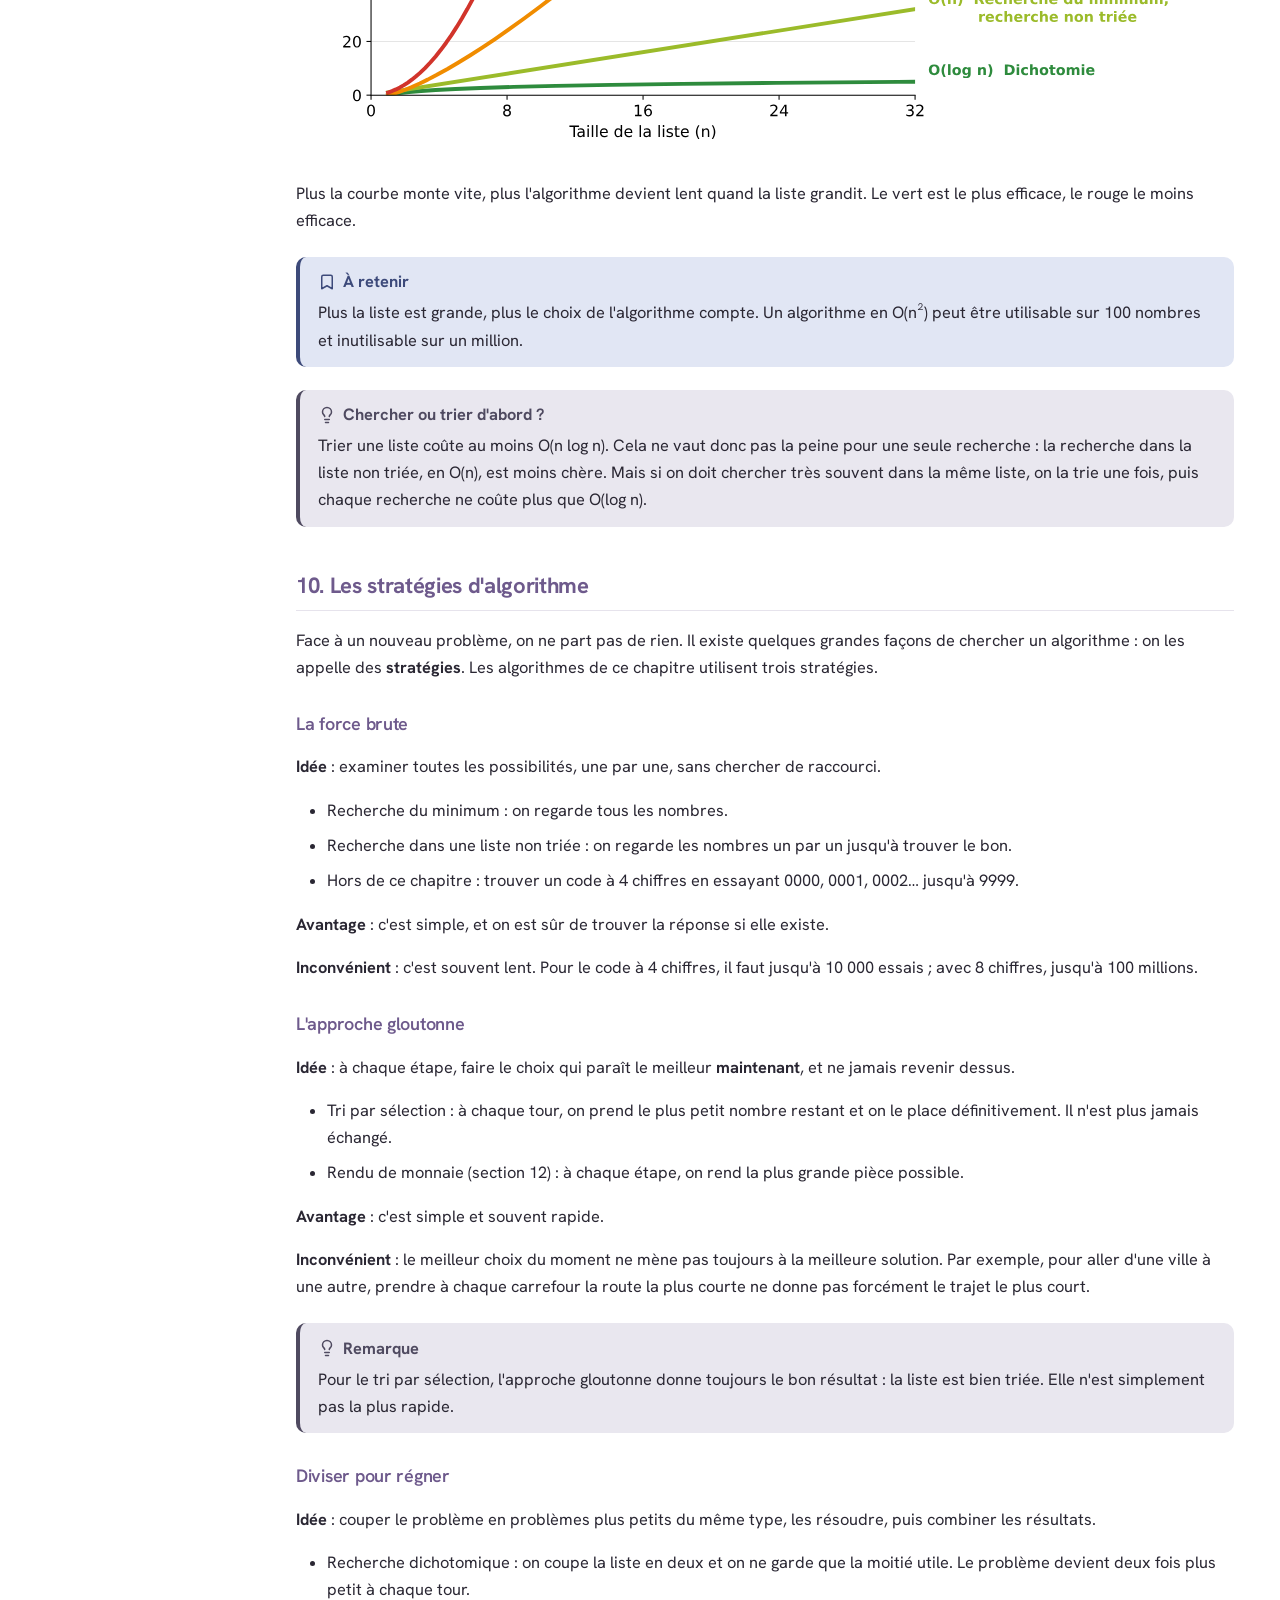
<file: m2/algo-chercher-trier-complexite/chercher-et-trier/index.html>
<!doctype html>
<html lang="fr" class="no-js">
  <head>
    
      <meta charset="utf-8">
      <meta name="viewport" content="width=device-width,initial-scale=1">
      
      
      
        <link rel="canonical" href="https://crs-info.github.io/pub/m2/algo-chercher-trier-complexite/chercher-et-trier/">
      
      
        <link rel="prev" href="../../algo-recommandation/qui-choisit-notions/">
      
      
      
        
      
      
      <link rel="icon" href="../../assets/images/favicon.png">
      <meta name="generator" content="mkdocs-1.6.1, mkdocs-material-9.7.7">
    
    
      
        <title>Chercher et trier : l'efficacité des algorithmes - Informatique, 2e année du collège</title>
      
    
    
      <link rel="stylesheet" href="../../assets/stylesheets/main.ec1eaa64.min.css">
      
        
        <link rel="stylesheet" href="../../assets/stylesheets/palette.ab4e12ef.min.css">
      
      


    
    
      
    
    
      
        
        
        <link rel="preconnect" href="https://fonts.gstatic.com" crossorigin>
        <link rel="stylesheet" href="https://fonts.googleapis.com/css?family=Hanken+Grotesk:300,300i,400,400i,700,700i%7CJetBrains+Mono:400,400i,700,700i&display=fallback">
        <style>:root{--md-text-font:"Hanken Grotesk";--md-code-font:"JetBrains Mono"}</style>
      
    
    
      <link rel="stylesheet" href="../../assets/lavande.907d69ed.css">
    
    <script>__md_scope=new URL("../..",location),__md_hash=e=>[...e].reduce(((e,_)=>(e<<5)-e+_.charCodeAt(0)),0),__md_get=(e,_=localStorage,t=__md_scope)=>JSON.parse(_.getItem(t.pathname+"."+e)),__md_set=(e,_,t=localStorage,a=__md_scope)=>{try{t.setItem(a.pathname+"."+e,JSON.stringify(_))}catch(e){}}</script>
    
      

    
    
  </head>
  
  
    
    
      
    
    
    
    
    <body dir="ltr" data-md-color-scheme="default" data-md-color-primary="custom" data-md-color-accent="custom">
  
    
    <input class="md-toggle" data-md-toggle="drawer" type="checkbox" id="__drawer" autocomplete="off">
    <input class="md-toggle" data-md-toggle="search" type="checkbox" id="__search" autocomplete="off">
    <label class="md-overlay" for="__drawer"></label>
    <div data-md-component="skip">
      
        
        <a href="#chercher-et-trier-lefficacite-des-algorithmes" class="md-skip">
          Aller au contenu
        </a>
      
    </div>
    <div data-md-component="announce">
      
    </div>
    
    
      

  

<header class="md-header md-header--shadow" data-md-component="header">
  <nav class="md-header__inner md-grid" aria-label="En-tête">
    <a href="../.." title="Informatique, 2e année du collège" class="md-header__button md-logo" aria-label="Informatique, 2e année du collège" data-md-component="logo">
      
  
  <svg xmlns="http://www.w3.org/2000/svg" viewBox="0 0 24 24"><path d="M12 8a3 3 0 0 0 3-3 3 3 0 0 0-3-3 3 3 0 0 0-3 3 3 3 0 0 0 3 3m0 3.54C9.64 9.35 6.5 8 3 8v11c3.5 0 6.64 1.35 9 3.54 2.36-2.19 5.5-3.54 9-3.54V8c-3.5 0-6.64 1.35-9 3.54"/></svg>

    </a>
    <label class="md-header__button md-icon" for="__drawer">
      
      <svg xmlns="http://www.w3.org/2000/svg" viewBox="0 0 24 24"><path d="M3 6h18v2H3zm0 5h18v2H3zm0 5h18v2H3z"/></svg>
    </label>
    <div class="md-header__title" data-md-component="header-title">
      <div class="md-header__ellipsis">
        <div class="md-header__topic">
          <span class="md-ellipsis">
            Informatique, 2e année du collège
          </span>
        </div>
        <div class="md-header__topic" data-md-component="header-topic">
          <span class="md-ellipsis">
            
              Chercher et trier : l'efficacité des algorithmes
            
          </span>
        </div>
      </div>
    </div>
    
      
        <form class="md-header__option" data-md-component="palette">
  
    
    
    
    <input class="md-option" data-md-color-media="(prefers-color-scheme: light)" data-md-color-scheme="default" data-md-color-primary="custom" data-md-color-accent="custom"  aria-label="Thème sombre"  type="radio" name="__palette" id="__palette_0">
    
      <label class="md-header__button md-icon" title="Thème sombre" for="__palette_1" hidden>
        <svg xmlns="http://www.w3.org/2000/svg" viewBox="0 0 24 24"><path d="m17.75 4.09-2.53 1.94.91 3.06-2.63-1.81-2.63 1.81.91-3.06-2.53-1.94L12.44 4l1.06-3 1.06 3zm3.5 6.91-1.64 1.25.59 1.98-1.7-1.17-1.7 1.17.59-1.98L15.75 11l2.06-.05L18.5 9l.69 1.95zm-2.28 4.95c.83-.08 1.72 1.1 1.19 1.85-.32.45-.66.87-1.08 1.27C15.17 23 8.84 23 4.94 19.07c-3.91-3.9-3.91-10.24 0-14.14.4-.4.82-.76 1.27-1.08.75-.53 1.93.36 1.85 1.19-.27 2.86.69 5.83 2.89 8.02a9.96 9.96 0 0 0 8.02 2.89m-1.64 2.02a12.08 12.08 0 0 1-7.8-3.47c-2.17-2.19-3.33-5-3.49-7.82-2.81 3.14-2.7 7.96.31 10.98 3.02 3.01 7.84 3.12 10.98.31"/></svg>
      </label>
    
  
    
    
    
    <input class="md-option" data-md-color-media="(prefers-color-scheme: dark)" data-md-color-scheme="slate" data-md-color-primary="custom" data-md-color-accent="custom"  aria-label="Thème clair"  type="radio" name="__palette" id="__palette_1">
    
      <label class="md-header__button md-icon" title="Thème clair" for="__palette_0" hidden>
        <svg xmlns="http://www.w3.org/2000/svg" viewBox="0 0 24 24"><path d="M12 7a5 5 0 0 1 5 5 5 5 0 0 1-5 5 5 5 0 0 1-5-5 5 5 0 0 1 5-5m0 2a3 3 0 0 0-3 3 3 3 0 0 0 3 3 3 3 0 0 0 3-3 3 3 0 0 0-3-3m0-7 2.39 3.42C13.65 5.15 12.84 5 12 5s-1.65.15-2.39.42zM3.34 7l4.16-.35A7.2 7.2 0 0 0 5.94 8.5c-.44.74-.69 1.5-.83 2.29zm.02 10 1.76-3.77a7.131 7.131 0 0 0 2.38 4.14zM20.65 7l-1.77 3.79a7.02 7.02 0 0 0-2.38-4.15zm-.01 10-4.14.36c.59-.51 1.12-1.14 1.54-1.86.42-.73.69-1.5.83-2.29zM12 22l-2.41-3.44c.74.27 1.55.44 2.41.44.82 0 1.63-.17 2.37-.44z"/></svg>
      </label>
    
  
</form>
      
    
    
      <script>var palette=__md_get("__palette");if(palette&&palette.color){if("(prefers-color-scheme)"===palette.color.media){var media=matchMedia("(prefers-color-scheme: light)"),input=document.querySelector(media.matches?"[data-md-color-media='(prefers-color-scheme: light)']":"[data-md-color-media='(prefers-color-scheme: dark)']");palette.color.media=input.getAttribute("data-md-color-media"),palette.color.scheme=input.getAttribute("data-md-color-scheme"),palette.color.primary=input.getAttribute("data-md-color-primary"),palette.color.accent=input.getAttribute("data-md-color-accent")}for(var[key,value]of Object.entries(palette.color))document.body.setAttribute("data-md-color-"+key,value)}</script>
    
    
    
      
      
        <label class="md-header__button md-icon" for="__search">
          
          <svg xmlns="http://www.w3.org/2000/svg" viewBox="0 0 24 24"><path d="M9.5 3A6.5 6.5 0 0 1 16 9.5c0 1.61-.59 3.09-1.56 4.23l.27.27h.79l5 5-1.5 1.5-5-5v-.79l-.27-.27A6.52 6.52 0 0 1 9.5 16 6.5 6.5 0 0 1 3 9.5 6.5 6.5 0 0 1 9.5 3m0 2C7 5 5 7 5 9.5S7 14 9.5 14 14 12 14 9.5 12 5 9.5 5"/></svg>
        </label>
        <div class="md-search" data-md-component="search" role="dialog">
  <label class="md-search__overlay" for="__search"></label>
  <div class="md-search__inner" role="search">
    <form class="md-search__form" name="search">
      <input type="text" class="md-search__input" name="query" aria-label="Rechercher" placeholder="Rechercher" autocapitalize="off" autocorrect="off" autocomplete="off" spellcheck="false" data-md-component="search-query" required>
      <label class="md-search__icon md-icon" for="__search">
        
        <svg xmlns="http://www.w3.org/2000/svg" viewBox="0 0 24 24"><path d="M9.5 3A6.5 6.5 0 0 1 16 9.5c0 1.61-.59 3.09-1.56 4.23l.27.27h.79l5 5-1.5 1.5-5-5v-.79l-.27-.27A6.52 6.52 0 0 1 9.5 16 6.5 6.5 0 0 1 3 9.5 6.5 6.5 0 0 1 9.5 3m0 2C7 5 5 7 5 9.5S7 14 9.5 14 14 12 14 9.5 12 5 9.5 5"/></svg>
        
        <svg xmlns="http://www.w3.org/2000/svg" viewBox="0 0 24 24"><path d="M20 11v2H8l5.5 5.5-1.42 1.42L4.16 12l7.92-7.92L13.5 5.5 8 11z"/></svg>
      </label>
      <nav class="md-search__options" aria-label="Recherche">
        
        <button type="reset" class="md-search__icon md-icon" title="Effacer" aria-label="Effacer" tabindex="-1">
          
          <svg xmlns="http://www.w3.org/2000/svg" viewBox="0 0 24 24"><path d="M19 6.41 17.59 5 12 10.59 6.41 5 5 6.41 10.59 12 5 17.59 6.41 19 12 13.41 17.59 19 19 17.59 13.41 12z"/></svg>
        </button>
      </nav>
      
    </form>
    <div class="md-search__output">
      <div class="md-search__scrollwrap" tabindex="0" data-md-scrollfix>
        <div class="md-search-result" data-md-component="search-result">
          <div class="md-search-result__meta">
            Initialisation de la recherche
          </div>
          <ol class="md-search-result__list" role="presentation"></ol>
        </div>
      </div>
    </div>
  </div>
</div>
      
    
    
  </nav>
  
</header>
    
    <div class="md-container" data-md-component="container">
      
      
        
          
        
      
      <main class="md-main" data-md-component="main">
        <div class="md-main__inner md-grid">
          
            
              
              <div class="md-sidebar md-sidebar--primary" data-md-component="sidebar" data-md-type="navigation" >
                <div class="md-sidebar__scrollwrap">
                  <div class="md-sidebar__inner">
                    



  

<nav class="md-nav md-nav--primary md-nav--integrated" aria-label="Navigation" data-md-level="0">
  <label class="md-nav__title" for="__drawer">
    <a href="../.." title="Informatique, 2e année du collège" class="md-nav__button md-logo" aria-label="Informatique, 2e année du collège" data-md-component="logo">
      
  
  <svg xmlns="http://www.w3.org/2000/svg" viewBox="0 0 24 24"><path d="M12 8a3 3 0 0 0 3-3 3 3 0 0 0-3-3 3 3 0 0 0-3 3 3 3 0 0 0 3 3m0 3.54C9.64 9.35 6.5 8 3 8v11c3.5 0 6.64 1.35 9 3.54 2.36-2.19 5.5-3.54 9-3.54V8c-3.5 0-6.64 1.35-9 3.54"/></svg>

    </a>
    Informatique, 2e année du collège
  </label>
  
  <ul class="md-nav__list" data-md-scrollfix>
    
      
      
  
  
  
  
    <li class="md-nav__item">
      <a href="../.." class="md-nav__link">
        
  
  
  <span class="md-ellipsis">
    
  
    Accueil
  

    
  </span>
  
  

      </a>
    </li>
  

    
      
      
  
  
    
  
  
  
    
    
    
    
      
        
        
      
    
    
    <li class="md-nav__item md-nav__item--active md-nav__item--section md-nav__item--nested">
      
        
        
        <input class="md-nav__toggle md-toggle " type="checkbox" id="__nav_2" checked>
        
          
          <label class="md-nav__link" for="__nav_2" id="__nav_2_label" tabindex="">
            
  
  
  <span class="md-ellipsis">
    
  
    Algorithmique et programmation
  

    
  </span>
  
  

            <span class="md-nav__icon md-icon"></span>
          </label>
        
        <nav class="md-nav" data-md-level="1" aria-labelledby="__nav_2_label" aria-expanded="true">
          <label class="md-nav__title" for="__nav_2">
            <span class="md-nav__icon md-icon"></span>
            
  
    Algorithmique et programmation
  

          </label>
          <ul class="md-nav__list" data-md-scrollfix>
            
              
                
  
  
  
  
    
    
    
    
      
    
    
    <li class="md-nav__item md-nav__item--nested">
      
        
        
        <input class="md-nav__toggle md-toggle " type="checkbox" id="__nav_2_1" >
        
          
          <label class="md-nav__link" for="__nav_2_1" id="__nav_2_1_label" tabindex="0">
            
  
  
  <span class="md-ellipsis">
    
  
    Qui choisit ce que vous voyez ?
  

    
  </span>
  
  

            <span class="md-nav__icon md-icon"></span>
          </label>
        
        <nav class="md-nav" data-md-level="2" aria-labelledby="__nav_2_1_label" aria-expanded="false">
          <label class="md-nav__title" for="__nav_2_1">
            <span class="md-nav__icon md-icon"></span>
            
  
    Qui choisit ce que vous voyez ?
  

          </label>
          <ul class="md-nav__list" data-md-scrollfix>
            
              
                
  
  
  
  
    <li class="md-nav__item">
      <a href="../../algo-recommandation/qui-choisit-notions/" class="md-nav__link">
        
  
  
  <span class="md-ellipsis">
    
  
    Qui choisit ce que vous voyez ? Les notions
  

    
  </span>
  
  

      </a>
    </li>
  

              
            
          </ul>
        </nav>
      
    </li>
  

              
            
              
                
  
  
    
  
  
  
    
    
    
    
      
    
    
    <li class="md-nav__item md-nav__item--active md-nav__item--nested">
      
        
        
        <input class="md-nav__toggle md-toggle " type="checkbox" id="__nav_2_2" checked>
        
          
          <label class="md-nav__link" for="__nav_2_2" id="__nav_2_2_label" tabindex="0">
            
  
  
  <span class="md-ellipsis">
    
  
    Chercher, trier, complexité
  

    
  </span>
  
  

            <span class="md-nav__icon md-icon"></span>
          </label>
        
        <nav class="md-nav" data-md-level="2" aria-labelledby="__nav_2_2_label" aria-expanded="true">
          <label class="md-nav__title" for="__nav_2_2">
            <span class="md-nav__icon md-icon"></span>
            
  
    Chercher, trier, complexité
  

          </label>
          <ul class="md-nav__list" data-md-scrollfix>
            
              
                
  
  
    
  
  
  
    <li class="md-nav__item md-nav__item--active">
      
      <input class="md-nav__toggle md-toggle" type="checkbox" id="__toc">
      
      
        
      
      
        <label class="md-nav__link md-nav__link--active" for="__toc">
          
  
  
  <span class="md-ellipsis">
    
  
    Chercher et trier : l'efficacité des algorithmes
  

    
  </span>
  
  

          <span class="md-nav__icon md-icon"></span>
        </label>
      
      <a href="./" class="md-nav__link md-nav__link--active">
        
  
  
  <span class="md-ellipsis">
    
  
    Chercher et trier : l'efficacité des algorithmes
  

    
  </span>
  
  

      </a>
      
        

<nav class="md-nav md-nav--secondary" aria-label="Table des matières">
  
  
  
    
  
  
    <label class="md-nav__title" for="__toc">
      <span class="md-nav__icon md-icon"></span>
      Table des matières
    </label>
    <ul class="md-nav__list" data-md-component="toc" data-md-scrollfix>
      
        <li class="md-nav__item">
  <a href="#1-pourquoi-mesurer-lefficacite" class="md-nav__link">
    <span class="md-ellipsis">
      
        1. Pourquoi mesurer l'efficacité ?
      
    </span>
  </a>
  
</li>
      
        <li class="md-nav__item">
  <a href="#2-decrire-un-algorithme-en-francais" class="md-nav__link">
    <span class="md-ellipsis">
      
        2. Décrire un algorithme en français
      
    </span>
  </a>
  
</li>
      
        <li class="md-nav__item">
  <a href="#3-compter-le-travail" class="md-nav__link">
    <span class="md-ellipsis">
      
        3. Compter le travail
      
    </span>
  </a>
  
</li>
      
        <li class="md-nav__item">
  <a href="#4-recherche-du-minimum" class="md-nav__link">
    <span class="md-ellipsis">
      
        4. Recherche du minimum
      
    </span>
  </a>
  
</li>
      
        <li class="md-nav__item">
  <a href="#5-recherche-dans-une-liste-non-triee" class="md-nav__link">
    <span class="md-ellipsis">
      
        5. Recherche dans une liste non triée
      
    </span>
  </a>
  
</li>
      
        <li class="md-nav__item">
  <a href="#6-recherche-dans-une-liste-triee-la-dichotomie" class="md-nav__link">
    <span class="md-ellipsis">
      
        6. Recherche dans une liste triée : la dichotomie
      
    </span>
  </a>
  
    <nav class="md-nav" aria-label="6. Recherche dans une liste triée : la dichotomie">
      <ul class="md-nav__list">
        
          <li class="md-nav__item">
  <a href="#lintuition-du-dictionnaire" class="md-nav__link">
    <span class="md-ellipsis">
      
        L'intuition du dictionnaire
      
    </span>
  </a>
  
</li>
        
      </ul>
    </nav>
  
</li>
      
        <li class="md-nav__item">
  <a href="#7-le-tri-par-selection" class="md-nav__link">
    <span class="md-ellipsis">
      
        7. Le tri par sélection
      
    </span>
  </a>
  
</li>
      
        <li class="md-nav__item">
  <a href="#8-le-tri-par-fusion" class="md-nav__link">
    <span class="md-ellipsis">
      
        8. Le tri par fusion
      
    </span>
  </a>
  
    <nav class="md-nav" aria-label="8. Le tri par fusion">
      <ul class="md-nav__list">
        
          <li class="md-nav__item">
  <a href="#fusionner-deux-listes-triees" class="md-nav__link">
    <span class="md-ellipsis">
      
        Fusionner deux listes triées
      
    </span>
  </a>
  
</li>
        
          <li class="md-nav__item">
  <a href="#trier-en-fusionnant" class="md-nav__link">
    <span class="md-ellipsis">
      
        Trier en fusionnant
      
    </span>
  </a>
  
</li>
        
      </ul>
    </nav>
  
</li>
      
        <li class="md-nav__item">
  <a href="#9-comparer-les-complexites" class="md-nav__link">
    <span class="md-ellipsis">
      
        9. Comparer les complexités
      
    </span>
  </a>
  
</li>
      
        <li class="md-nav__item">
  <a href="#10-les-strategies-dalgorithme" class="md-nav__link">
    <span class="md-ellipsis">
      
        10. Les stratégies d'algorithme
      
    </span>
  </a>
  
    <nav class="md-nav" aria-label="10. Les stratégies d&#39;algorithme">
      <ul class="md-nav__list">
        
          <li class="md-nav__item">
  <a href="#la-force-brute" class="md-nav__link">
    <span class="md-ellipsis">
      
        La force brute
      
    </span>
  </a>
  
</li>
        
          <li class="md-nav__item">
  <a href="#lapproche-gloutonne" class="md-nav__link">
    <span class="md-ellipsis">
      
        L'approche gloutonne
      
    </span>
  </a>
  
</li>
        
          <li class="md-nav__item">
  <a href="#diviser-pour-regner" class="md-nav__link">
    <span class="md-ellipsis">
      
        Diviser pour régner
      
    </span>
  </a>
  
</li>
        
          <li class="md-nav__item">
  <a href="#resume" class="md-nav__link">
    <span class="md-ellipsis">
      
        Résumé
      
    </span>
  </a>
  
</li>
        
      </ul>
    </nav>
  
</li>
      
        <li class="md-nav__item">
  <a href="#11-pour-aller-plus-loin-le-logarithme" class="md-nav__link">
    <span class="md-ellipsis">
      
        11. Pour aller plus loin : le logarithme
      
    </span>
  </a>
  
</li>
      
        <li class="md-nav__item">
  <a href="#12-exercice-sur-la-strategie-gloutonne-le-rendu-de-monnaie" class="md-nav__link">
    <span class="md-ellipsis">
      
        12. Exercice sur la stratégie gloutonne : le rendu de monnaie
      
    </span>
  </a>
  
    <nav class="md-nav" aria-label="12. Exercice sur la stratégie gloutonne : le rendu de monnaie">
      <ul class="md-nav__list">
        
          <li class="md-nav__item">
  <a href="#a-vous" class="md-nav__link">
    <span class="md-ellipsis">
      
        À vous
      
    </span>
  </a>
  
</li>
        
      </ul>
    </nav>
  
</li>
      
    </ul>
  
</nav>
      
    </li>
  

              
            
          </ul>
        </nav>
      
    </li>
  

              
            
          </ul>
        </nav>
      
    </li>
  

    
  </ul>
</nav>
                  </div>
                </div>
              </div>
            
            
          
          
            <div class="md-content" data-md-component="content">
              
              <article class="md-content__inner md-typeset">
                
                  



<h1 id="chercher-et-trier-lefficacite-des-algorithmes">Chercher et trier : l'efficacité des algorithmes<a class="headerlink" href="#chercher-et-trier-lefficacite-des-algorithmes" title="Permanent link">&para;</a></h1>
<h2 id="1-pourquoi-mesurer-lefficacite">1. Pourquoi mesurer l'efficacité ?<a class="headerlink" href="#1-pourquoi-mesurer-lefficacite" title="Permanent link">&para;</a></h2>
<p>Deux algorithmes peuvent résoudre le même problème et donner le même résultat. Pourtant, l'un peut demander beaucoup moins de travail que l'autre.</p>
<p>Avec une liste de 10 nombres, la différence ne se voit pas. Avec une liste d'un million de nombres, elle peut se compter en secondes, en heures, voire en années.</p>
<p>Dans ce chapitre, nous étudions cinq algorithmes :</p>
<ul>
<li>la recherche du plus petit (ou du plus grand) nombre ;</li>
<li>la recherche d'un nombre dans une liste non triée ;</li>
<li>la recherche d'un nombre dans une liste triée (recherche dichotomique) ;</li>
<li>le tri par sélection ;</li>
<li>le tri par fusion.</li>
</ul>
<p>Pour chacun, nous comptons le travail effectué, puis nous regardons comment ce travail grandit quand la liste grandit. Enfin, nous classons ces algorithmes selon la <strong>stratégie</strong> qu'ils utilisent.</p>
<h2 id="2-decrire-un-algorithme-en-francais">2. Décrire un algorithme en français<a class="headerlink" href="#2-decrire-un-algorithme-en-francais" title="Permanent link">&para;</a></h2>
<p>Un <strong>algorithme</strong> est une suite d'étapes précises qui résout un problème. Nous le décrivons dans une fiche, avec cinq rubriques. Tous les algorithmes de ce chapitre sont présentés de cette manière.</p>
<div class="admonition algorithme">
<p class="admonition-title">Les cinq rubriques d'un algorithme</p>
<dl>
<dt>PROBLÈME</dt>
<dd>Le problème en langage courant : « Nous disposons de… Nous recherchons… »</dd>
<dt>ENTRÉES</dt>
<dd>Les données dont l'algorithme a besoin.</dd>
<dt>SORTIE</dt>
<dd>Le résultat que l'algorithme donne.</dd>
<dt>PRINCIPE</dt>
<dd>L'idée de l'algorithme, en quelques phrases.</dd>
<dt>ÉTAPES</dt>
<dd>La liste numérotée des actions à faire, dans l'ordre.</dd>
</dl>
</div>
<p>Pour chaque entrée et chaque sortie, on donne son nom, sa description et un exemple de valeur, écrit sous la forme <code>nom = valeur</code>. Par exemple :</p>
<ul>
<li>liste : une liste de nombres. Ex. <code>liste = [3, 5, 1, 6, 2]</code></li>
<li>valeur : le nombre recherché. Ex. <code>valeur = 5</code></li>
</ul>
<p>Les étapes sont écrites en français, mais de façon précise. Nous utilisons souvent les mêmes tournures :</p>
<ul>
<li>« Retenir x = … » : donner une valeur à x, ou changer sa valeur ;</li>
<li>« Pour chaque… » : répéter une action pour tous les éléments ;</li>
<li>« Si…, alors… » : faire une action seulement si une condition est vraie ;</li>
<li>« Sinon, … » : faire une action quand la condition du « Si » est fausse ;</li>
<li>« Revenir à l'étape N » : reprendre l'algorithme à l'étape N ;</li>
<li>« Recommencer à l'étape N tant que… » : répéter une partie de l'algorithme tant qu'une condition est vraie ;</li>
<li>« Renvoyer… » : donner le résultat et s'arrêter.</li>
</ul>
<p>Cette liste n'est pas exhaustive : d'autres formulations sont possibles, à condition de rester précis.</p>
<div class="admonition important">
<p class="admonition-title">À retenir</p>
<p>Une étape = une action. Chaque répétition doit dire <strong>quand elle s'arrête</strong>.</p>
</div>
<div class="admonition warning">
<p class="admonition-title">Attention</p>
<p>Les <strong>positions</strong> dans une liste commencent à <strong>0</strong>. Dans la liste <code>[7, 3, 9]</code>, le nombre 7 est à la position 0, le nombre 9 à la position 2.</p>
</div>
<h2 id="3-compter-le-travail">3. Compter le travail<a class="headerlink" href="#3-compter-le-travail" title="Permanent link">&para;</a></h2>
<p>Pour comparer des algorithmes, nous ne mesurons pas le temps : il dépend de l'ordinateur. Nous comptons les <strong>opérations</strong> effectuées.</p>
<ul>
<li>Une <strong>comparaison</strong> : regarder deux nombres pour savoir lequel est le plus petit, ou s'ils sont égaux.</li>
<li>Un <strong>échange</strong> : intervertir deux nombres dans une liste.</li>
</ul>
<p>Le nombre d'opérations dépend souvent de la liste. Nous étudions le <strong>pire cas</strong> : la situation qui demande le plus de travail.</p>
<p>On note <strong>n</strong> le nombre d'éléments de la liste.</p>
<div class="admonition important">
<p class="admonition-title">À retenir</p>
<p>Ce qui compte n'est pas le nombre exact d'opérations, mais <strong>comment il grandit</strong>. La bonne question est : « Si la liste est deux fois plus longue, combien de fois y a-t-il en plus de travail ? »</p>
</div>
<p>La <strong>complexité</strong> d'un algorithme indique comment son travail grandit quand la taille n de la liste grandit.</p>
<p>On l'écrit avec la <strong>notation O</strong> (on lit « grand O »). Par exemple :</p>
<ul>
<li><strong>O(n)</strong> veut dire : « le travail grandit comme n ». Si la liste double, le travail double.</li>
<li><strong>O(n²)</strong> veut dire : « le travail grandit comme n × n ». Si la liste double, le travail est multiplié par 4.</li>
</ul>
<p>La notation O ne garde que l'essentiel :</p>
<ul>
<li>elle oublie les petits termes : n − 1 comparaisons, c'est O(n) ;</li>
<li>elle oublie les facteurs fixes : environ n × n / 2 comparaisons, c'est O(n²).</li>
</ul>
<p>Pour chaque algorithme de ce chapitre, nous donnons sa complexité.</p>
<h2 id="4-recherche-du-minimum">4. Recherche du minimum<a class="headerlink" href="#4-recherche-du-minimum" title="Permanent link">&para;</a></h2>
<p>Commençons par un problème simple : trouver le plus petit nombre d'une liste. Sur cinq nombres, on le voit d'un coup d'œil. Un ordinateur, lui, doit regarder les nombres un par un et les comparer. Cet algorithme servira plus loin de brique pour le tri par sélection.</p>
<div class="admonition algorithme">
<p class="admonition-title">Recherche du minimum</p>
<dl>
<dt>PROBLÈME</dt>
<dd>Nous disposons d'une liste de nombres. Nous recherchons la position du plus petit nombre.</dd>
<dt>ENTRÉES</dt>
<dd>
<ul>
<li>liste : une liste de nombres, non vide. Ex. <code>liste = [7, 3, 9, 2, 5]</code></li>
</ul>
</dd>
<dt>SORTIE</dt>
<dd>
<ul>
<li>position_min : la position du plus petit nombre. Ex. <code>position_min = 3</code></li>
</ul>
</dd>
<dt>PRINCIPE</dt>
<dd>On parcourt la liste en retenant la position du plus petit nombre vu jusqu'ici. Chaque nouveau nombre est comparé à ce plus petit. S'il est encore plus petit, on retient sa position.</dd>
<dt>ÉTAPES</dt>
<dd>
<ol>
<li>Retenir la position 0 comme position du plus petit nombre.</li>
<li>Pour chaque position suivante, de 1 jusqu'à la dernière : comparer le nombre à cette position avec le plus petit nombre retenu. S'il est plus petit, alors retenir cette position.</li>
<li>Renvoyer la position retenue.</li>
</ol>
</dd>
</dl>
</div>
<p><strong>Exemple</strong> avec la liste <code>[7, 3, 9, 2, 5]</code> :</p>
<table>
<thead>
<tr>
<th>Position regardée</th>
<th>Nombre</th>
<th>Plus petit retenu (position)</th>
<th>Comparaison</th>
<th>Nouveau plus petit ?</th>
</tr>
</thead>
<tbody>
<tr>
<td>départ</td>
<td>7</td>
<td>7 (0)</td>
<td>—</td>
<td>—</td>
</tr>
<tr>
<td>1</td>
<td>3</td>
<td>7 (0)</td>
<td>3 &lt; 7 ?</td>
<td>oui → 3 (1)</td>
</tr>
<tr>
<td>2</td>
<td>9</td>
<td>3 (1)</td>
<td>9 &lt; 3 ?</td>
<td>non</td>
</tr>
<tr>
<td>3</td>
<td>2</td>
<td>3 (1)</td>
<td>2 &lt; 3 ?</td>
<td>oui → 2 (3)</td>
</tr>
<tr>
<td>4</td>
<td>5</td>
<td>2 (3)</td>
<td>5 &lt; 2 ?</td>
<td>non</td>
</tr>
</tbody>
</table>
<p>Résultat : position 3 (le nombre 2). Nombre de comparaisons : <strong>4</strong>.</p>
<p><strong>Recherche du maximum</strong> : c'est le même algorithme, en remplaçant « plus petit » par « plus grand ».</p>
<p><strong>Travail</strong> : chaque nombre, sauf le premier, est comparé une fois. Pour une liste de n nombres, il faut toujours <strong>n − 1 comparaisons</strong>.</p>
<p>Que se passe-t-il si on double la longueur de la liste ?</p>
<table>
<thead>
<tr>
<th>Taille de la liste</th>
<th>Comparaisons</th>
</tr>
</thead>
<tbody>
<tr>
<td>5</td>
<td>4</td>
</tr>
<tr>
<td>10</td>
<td>9</td>
</tr>
<tr>
<td>1 000</td>
<td>999</td>
</tr>
<tr>
<td>2 000</td>
<td>1 999</td>
</tr>
</tbody>
</table>
<p>Quand la liste est deux fois plus longue, il y a environ <strong>2 fois plus</strong> de comparaisons : on parle alors de <strong>complexité O(n)</strong>, le travail grandit au même rythme que la liste.</p>
<h2 id="5-recherche-dans-une-liste-non-triee">5. Recherche dans une liste non triée<a class="headerlink" href="#5-recherche-dans-une-liste-non-triee" title="Permanent link">&para;</a></h2>
<p>On cherche maintenant un nombre précis dans une liste, par exemple un numéro dans une liste d'inscrits. On veut savoir s'il est présent et à quelle position. Si la liste n'est pas triée, on n'a aucune indication sur l'endroit où regarder.</p>
<div class="admonition algorithme">
<p class="admonition-title">Recherche dans une liste non triée</p>
<dl>
<dt>PROBLÈME</dt>
<dd>Nous disposons d'une liste de nombres, dans n'importe quel ordre, et d'un nombre cherché. Nous recherchons la position de ce nombre. S'il apparaît plusieurs fois, nous voulons la première position. S'il est absent, nous voulons −1.</dd>
<dt>ENTRÉES</dt>
<dd>
<ul>
<li>liste : une liste de nombres. Ex. <code>liste = [8, 3, 6, 1, 9, 4]</code></li>
<li>valeur : le nombre recherché. Ex. <code>valeur = 9</code></li>
</ul>
</dd>
<dt>SORTIE</dt>
<dd>
<ul>
<li>position : la première position de valeur dans liste, ou −1 si elle est absente. Ex. <code>position = 4</code> (avec <code>valeur = 7</code>, on obtiendrait <code>position = -1</code>)</li>
</ul>
</dd>
<dt>PRINCIPE</dt>
<dd>On regarde les nombres un par un, depuis le début. Dès qu'on trouve le nombre cherché, on s'arrête. Si on arrive au bout sans le trouver, il est absent.</dd>
<dt>ÉTAPES</dt>
<dd>
<ol>
<li>Pour chaque position, de 0 jusqu'à la dernière : si le nombre à cette position est égal à valeur, alors renvoyer cette position.</li>
<li>Renvoyer −1.</li>
</ol>
</dd>
</dl>
</div>
<p><strong>Exemples</strong> avec la liste <code>[8, 3, 6, 1, 9, 4]</code> :</p>
<ul>
<li>On cherche 9 : on compare 8, 3, 6, 1, puis 9. Résultat : position 4, après <strong>5 comparaisons</strong>.</li>
<li>On cherche 7 : on compare les 6 nombres sans le trouver. Résultat : −1, après <strong>6 comparaisons</strong>.</li>
</ul>
<p><strong>Travail</strong> : le pire cas arrive quand le nombre est à la fin ou absent. Il faut alors <strong>n comparaisons</strong>.</p>
<p>Que se passe-t-il si on double la longueur de la liste ?</p>
<table>
<thead>
<tr>
<th>Taille de la liste</th>
<th>Comparaisons au pire</th>
</tr>
</thead>
<tbody>
<tr>
<td>6</td>
<td>6</td>
</tr>
<tr>
<td>12</td>
<td>12</td>
</tr>
<tr>
<td>1 000</td>
<td>1 000</td>
</tr>
<tr>
<td>2 000</td>
<td>2 000</td>
</tr>
</tbody>
</table>
<p>Quand la liste est deux fois plus longue, il y a <strong>2 fois plus</strong> de comparaisons : on parle alors de <strong>complexité O(n)</strong>, le travail grandit au même rythme que la liste.</p>
<p>La liste n'est pas triée : un nombre peut être n'importe où. Il n'existe donc pas de raccourci, il faut tout regarder.</p>
<h2 id="6-recherche-dans-une-liste-triee-la-dichotomie">6. Recherche dans une liste triée : la dichotomie<a class="headerlink" href="#6-recherche-dans-une-liste-triee-la-dichotomie" title="Permanent link">&para;</a></h2>
<h3 id="lintuition-du-dictionnaire">L'intuition du dictionnaire<a class="headerlink" href="#lintuition-du-dictionnaire" title="Permanent link">&para;</a></h3>
<p>Pour chercher un mot dans un dictionnaire, personne ne lit toutes les pages depuis le début. On ouvre le dictionnaire vers le milieu, on regarde un mot, et on sait aussitôt si le mot cherché est avant ou après. On ne garde que la bonne moitié, et on recommence.</p>
<p>Cette méthode fonctionne parce que le dictionnaire est <strong>trié</strong>. Elle s'appelle la <strong>recherche dichotomique</strong> (« dichotomie » veut dire « couper en deux »).</p>
<div class="admonition algorithme">
<p class="admonition-title">Recherche dichotomique</p>
<dl>
<dt>PROBLÈME</dt>
<dd>Nous disposons d'une liste de nombres triée par ordre croissant et d'un nombre cherché. Nous recherchons une position de ce nombre dans la liste, ou −1 s'il est absent.</dd>
<dt>ENTRÉES</dt>
<dd>
<ul>
<li>liste : une liste de nombres triée par ordre croissant. Ex. <code>liste = [2, 5, 8, 11, 14, 17, 20, 23, 26, 29, 32, 35, 38, 41, 44, 47]</code></li>
<li>valeur : le nombre recherché. Ex. <code>valeur = 47</code></li>
</ul>
</dd>
<dt>SORTIE</dt>
<dd>
<ul>
<li>position : une position de valeur dans liste, ou −1 si elle est absente. Ex. <code>position = 15</code></li>
</ul>
</dd>
<dt>PRINCIPE</dt>
<dd>On garde en mémoire une zone de recherche, délimitée par une position de début et une position de fin. On regarde le nombre au milieu de la zone. S'il est égal au nombre cherché, c'est fini. S'il est plus petit, le nombre cherché ne peut être qu'à droite : on garde la moitié droite. S'il est plus grand, on garde la moitié gauche. Si la zone devient vide, le nombre est absent.</dd>
<dt>ÉTAPES</dt>
<dd>
<ol>
<li>Retenir début = 0 et fin = la dernière position de la liste.</li>
<li>Si début est plus grand que fin, alors la zone est vide : renvoyer −1.</li>
<li>Calculer milieu = (début + fin) divisé par 2, arrondi à l'entier inférieur.</li>
<li>Si le nombre à la position milieu est égal à valeur, alors renvoyer milieu.</li>
<li>Si le nombre à la position milieu est plus petit que valeur, alors retenir début = milieu + 1 (on garde la moitié droite).</li>
<li>Sinon, retenir fin = milieu − 1 (on garde la moitié gauche).</li>
<li>Recommencer à l'étape 2.</li>
</ol>
</dd>
</dl>
</div>
<p><strong>Exemple</strong> : on cherche 47 dans cette liste de 16 nombres.</p>
<table>
<thead>
<tr>
<th>Position</th>
<th>0</th>
<th>1</th>
<th>2</th>
<th>3</th>
<th>4</th>
<th>5</th>
<th>6</th>
<th>7</th>
<th>8</th>
<th>9</th>
<th>10</th>
<th>11</th>
<th>12</th>
<th>13</th>
<th>14</th>
<th>15</th>
</tr>
</thead>
<tbody>
<tr>
<td>Nombre</td>
<td>2</td>
<td>5</td>
<td>8</td>
<td>11</td>
<td>14</td>
<td>17</td>
<td>20</td>
<td>23</td>
<td>26</td>
<td>29</td>
<td>32</td>
<td>35</td>
<td>38</td>
<td>41</td>
<td>44</td>
<td>47</td>
</tr>
</tbody>
</table>
<table>
<thead>
<tr>
<th>Tour</th>
<th>début</th>
<th>fin</th>
<th>milieu</th>
<th>Nombre au milieu</th>
<th>Décision</th>
</tr>
</thead>
<tbody>
<tr>
<td>1</td>
<td>0</td>
<td>15</td>
<td>7</td>
<td>23</td>
<td>23 &lt; 47 → début = 8</td>
</tr>
<tr>
<td>2</td>
<td>8</td>
<td>15</td>
<td>11</td>
<td>35</td>
<td>35 &lt; 47 → début = 12</td>
</tr>
<tr>
<td>3</td>
<td>12</td>
<td>15</td>
<td>13</td>
<td>41</td>
<td>41 &lt; 47 → début = 14</td>
</tr>
<tr>
<td>4</td>
<td>14</td>
<td>15</td>
<td>14</td>
<td>44</td>
<td>44 &lt; 47 → début = 15</td>
</tr>
<tr>
<td>5</td>
<td>15</td>
<td>15</td>
<td>15</td>
<td>47</td>
<td>trouvé → renvoyer 15</td>
</tr>
</tbody>
</table>
<p>Résultat : position 15, après <strong>5 nombres regardés</strong>. Une recherche dans une liste non triée aurait demandé 16 comparaisons.</p>
<p><strong>La même recherche, vue comme un arbre.</strong> À chaque tour, on regarde le milieu, puis la zone est coupée en deux. On garde une moitié et on écarte l'autre.</p>
<div class="highlight"><pre><span></span><code>[2 5 8 11 14 17 20 23 26 29 32 35 38 41 44 47]   16 nombres   milieu : 23 &lt; 47
├── [2 5 8 11 14 17 20]                          écartée
└── [26 29 32 35 38 41 44 47]                     8 nombres   milieu : 35 &lt; 47
    ├── [26 29 32]                               écartée
    └── [38 41 44 47]                             4 nombres   milieu : 41 &lt; 47
        ├── [38]                                 écartée
        └── [44 47]                               2 nombres   milieu : 44 &lt; 47
            ├── [ ]                              écartée (vide)
            └── [47]                              1 nombre    milieu : 47, trouvé
</code></pre></div>
<p>On descend d'un étage à chaque tour. La taille de la zone est divisée par deux à chaque étage : 16 → 8 → 4 → 2 → 1.</p>
<p><strong>Travail</strong> : le nombre de tours est le nombre d'étages de l'arbre. Pour 16 nombres, il y a <strong>4 coupes</strong>, puis un dernier nombre à regarder : 5 nombres regardés au pire.</p>
<p>Que se passe-t-il si on double la longueur de la liste ? Avec 32 nombres, la première coupe donne une zone de 16 nombres : on se retrouve dans la situation précédente. L'arbre a simplement <strong>un étage de plus</strong>.</p>
<table>
<thead>
<tr>
<th>Taille de la liste</th>
<th>Nombres regardés au pire</th>
</tr>
</thead>
<tbody>
<tr>
<td>16</td>
<td>5</td>
</tr>
<tr>
<td>32</td>
<td>6</td>
</tr>
<tr>
<td>1 000</td>
<td>10</td>
</tr>
<tr>
<td>2 000</td>
<td>11</td>
</tr>
<tr>
<td>1 000 000</td>
<td>20</td>
</tr>
<tr>
<td>2 000 000</td>
<td>21</td>
</tr>
</tbody>
</table>
<p>Quand la liste est deux fois plus longue, il y a seulement <strong>une comparaison de plus</strong> : on parle alors de <strong>complexité O(log n)</strong> (on lit « logarithme de n »), le travail grandit comme le nombre de fois qu'on peut couper la liste en deux, c'est-à-dire le nombre d'étages de l'arbre (voir la section 11).</p>
<div class="admonition important">
<p class="admonition-title">À retenir</p>
<p>Avec la dichotomie, si la liste est deux fois plus longue, il faut seulement <strong>un tour de plus</strong>. Mais elle ne fonctionne que si la liste est <strong>triée</strong>.</p>
</div>
<h2 id="7-le-tri-par-selection">7. Le tri par sélection<a class="headerlink" href="#7-le-tri-par-selection" title="Permanent link">&para;</a></h2>
<p>La dichotomie est très rapide, à condition que la liste soit triée. Il faut donc savoir trier, et savoir combien cela coûte.</p>
<div class="admonition algorithme">
<p class="admonition-title">Tri par sélection</p>
<dl>
<dt>PROBLÈME</dt>
<dd>Nous disposons d'une liste de nombres dans n'importe quel ordre. Nous recherchons la même liste, triée par ordre croissant.</dd>
<dt>ENTRÉES</dt>
<dd>
<ul>
<li>liste : une liste de nombres. Ex. <code>liste = [6, 2, 1, 5, 4, 3]</code></li>
</ul>
</dd>
<dt>SORTIE</dt>
<dd>
<ul>
<li>liste : la même liste, triée par ordre croissant. Ex. <code>liste = [1, 2, 3, 4, 5, 6]</code></li>
</ul>
</dd>
<dt>PRINCIPE</dt>
<dd>On cherche le plus petit nombre de la liste et on le place en première position. Puis on cherche le plus petit parmi les nombres restants et on le place en deuxième position. Et ainsi de suite. C'est la <strong>recherche du minimum</strong>, répétée sur une partie de plus en plus petite de la liste.</dd>
<dt>ÉTAPES</dt>
<dd>
<ol>
<li>Retenir la position courante = 0.</li>
<li>Chercher la position du plus petit nombre parmi les nombres situés entre la position courante et la fin de la liste (recherche du minimum).</li>
<li>Si cette position est différente de la position courante, alors échanger les deux nombres.</li>
<li>Avancer la position courante de 1.</li>
<li>Recommencer à l'étape 2 tant qu'il reste au moins deux nombres entre la position courante et la fin de la liste.</li>
</ol>
</dd>
</dl>
</div>
<div class="admonition warning">
<p class="admonition-title">Attention</p>
<p>On n'échange <strong>qu'une fois par tour</strong>, après avoir trouvé le plus petit. On n'échange pas à chaque fois qu'on rencontre un nombre plus petit.</p>
</div>
<p><strong>Exemple</strong> avec la liste <code>[6, 2, 1, 5, 4, 3]</code> :</p>
<table>
<thead>
<tr>
<th>Liste avant le tour</th>
<th>Position courante</th>
<th>Recherche du minimum</th>
<th>Plus petit trouvé</th>
<th>Échange ?</th>
<th>Liste après le tour</th>
</tr>
</thead>
<tbody>
<tr>
<td>[6, 2, 1, 5, 4, 3]</td>
<td>0</td>
<td>parmi 6 nombres : 5 comparaisons</td>
<td>1 (position 2)</td>
<td>oui, 6 ↔ 1</td>
<td>[1, 2, 6, 5, 4, 3]</td>
</tr>
<tr>
<td>[1, 2, 6, 5, 4, 3]</td>
<td>1</td>
<td>parmi 5 nombres : 4 comparaisons</td>
<td>2 (position 1)</td>
<td>non</td>
<td>[1, 2, 6, 5, 4, 3]</td>
</tr>
<tr>
<td>[1, 2, 6, 5, 4, 3]</td>
<td>2</td>
<td>parmi 4 nombres : 3 comparaisons</td>
<td>3 (position 5)</td>
<td>oui, 6 ↔ 3</td>
<td>[1, 2, 3, 5, 4, 6]</td>
</tr>
<tr>
<td>[1, 2, 3, 5, 4, 6]</td>
<td>3</td>
<td>parmi 3 nombres : 2 comparaisons</td>
<td>4 (position 4)</td>
<td>oui, 5 ↔ 4</td>
<td>[1, 2, 3, 4, 5, 6]</td>
</tr>
<tr>
<td>[1, 2, 3, 4, 5, 6]</td>
<td>4</td>
<td>parmi 2 nombres : 1 comparaison</td>
<td>5 (position 4)</td>
<td>non</td>
<td>[1, 2, 3, 4, 5, 6]</td>
</tr>
</tbody>
</table>
<p>Bilan : <strong>15 comparaisons</strong> et <strong>3 échanges</strong>.</p>
<p><strong>Travail</strong> : le nombre de comparaisons ne dépend pas de l'ordre de départ. Pour n nombres, il vaut toujours :</p>
<p>(n − 1) + (n − 2) + … + 2 + 1</p>
<p>C'est la <strong>somme des entiers</strong> de 1 à n − 1, qui se calcule avec la formule :</p>
<p><strong>n × (n − 1) / 2</strong></p>
<p>Par exemple, pour 6 nombres : 6 × 5 / 2 = 15 comparaisons.</p>
<p>Que se passe-t-il si on double la longueur de la liste ?</p>
<table>
<thead>
<tr>
<th>Taille de la liste</th>
<th>Comparaisons</th>
<th>Par rapport à la ligne du dessus</th>
</tr>
</thead>
<tbody>
<tr>
<td>6</td>
<td>15</td>
<td>—</td>
</tr>
<tr>
<td>12</td>
<td>66</td>
<td>environ × 4</td>
</tr>
<tr>
<td>1 000</td>
<td>499 500</td>
<td>—</td>
</tr>
<tr>
<td>2 000</td>
<td>1 999 000</td>
<td>environ × 4</td>
</tr>
</tbody>
</table>
<p>Ce nombre vaut environ n × n / 2. Quand la liste est deux fois plus longue, il y a environ <strong>4 fois plus</strong> de comparaisons : on parle alors de <strong>complexité O(n²)</strong>, le travail grandit comme n × n. En effet, chaque tour est deux fois plus long, et il y a deux fois plus de tours.</p>
<div class="admonition important">
<p class="admonition-title">À retenir</p>
<p>Le tri par sélection est simple, mais il devient très lent sur de grandes listes : doubler la liste multiplie le travail par 4.</p>
</div>
<h2 id="8-le-tri-par-fusion">8. Le tri par fusion<a class="headerlink" href="#8-le-tri-par-fusion" title="Permanent link">&para;</a></h2>
<h3 id="fusionner-deux-listes-triees">Fusionner deux listes triées<a class="headerlink" href="#fusionner-deux-listes-triees" title="Permanent link">&para;</a></h3>
<p>Le tri par fusion repose sur une opération simple : <strong>fusionner</strong> deux listes déjà triées pour obtenir une seule liste triée.</p>
<div class="admonition algorithme">
<p class="admonition-title">Fusion de deux listes triées</p>
<dl>
<dt>PROBLÈME</dt>
<dd>Nous disposons de deux listes triées par ordre croissant. Nous recherchons une seule liste triée qui contient tous leurs nombres.</dd>
<dt>ENTRÉES</dt>
<dd>
<ul>
<li>gauche : une liste triée par ordre croissant. Ex. <code>gauche = [2, 5, 8]</code></li>
<li>droite : une liste triée par ordre croissant. Ex. <code>droite = [3, 4, 9]</code></li>
</ul>
</dd>
<dt>SORTIE</dt>
<dd>
<ul>
<li>resultat : une liste triée qui contient tous les nombres de gauche et de droite. Ex. <code>resultat = [2, 3, 4, 5, 8, 9]</code></li>
</ul>
</dd>
<dt>PRINCIPE</dt>
<dd>Le plus petit nombre de chaque liste est son premier nombre. On compare les deux premiers, on prend le plus petit et on le place à la fin du résultat. On recommence jusqu'à ce qu'une des deux listes soit vide. Les nombres qui restent dans l'autre liste sont déjà dans l'ordre : on les ajoute à la fin.</dd>
<dt>ÉTAPES</dt>
<dd>
<ol>
<li>Commencer avec une liste resultat vide.</li>
<li>Comparer le premier nombre de gauche et le premier nombre de droite.</li>
<li>Retirer le plus petit des deux de sa liste et l'ajouter à la fin de resultat. En cas d'égalité, prendre celui de gauche.</li>
<li>Recommencer à l'étape 2 tant que gauche et droite contiennent encore des nombres.</li>
<li>Ajouter à la fin de resultat les nombres qui restent, dans l'ordre.</li>
<li>Renvoyer resultat.</li>
</ol>
</dd>
</dl>
</div>
<p><strong>Exemple</strong> : fusionner <code>[2, 5, 8]</code> et <code>[3, 4, 9]</code>.</p>
<table>
<thead>
<tr>
<th>gauche</th>
<th>droite</th>
<th>Comparaison</th>
<th>resultat</th>
</tr>
</thead>
<tbody>
<tr>
<td>[2, 5, 8]</td>
<td>[3, 4, 9]</td>
<td>2 ou 3 → 2</td>
<td>[2]</td>
</tr>
<tr>
<td>[5, 8]</td>
<td>[3, 4, 9]</td>
<td>5 ou 3 → 3</td>
<td>[2, 3]</td>
</tr>
<tr>
<td>[5, 8]</td>
<td>[4, 9]</td>
<td>5 ou 4 → 4</td>
<td>[2, 3, 4]</td>
</tr>
<tr>
<td>[5, 8]</td>
<td>[9]</td>
<td>5 ou 9 → 5</td>
<td>[2, 3, 4, 5]</td>
</tr>
<tr>
<td>[8]</td>
<td>[9]</td>
<td>8 ou 9 → 8</td>
<td>[2, 3, 4, 5, 8]</td>
</tr>
<tr>
<td>[]</td>
<td>[9]</td>
<td>gauche est vide</td>
<td>[2, 3, 4, 5, 8, 9]</td>
</tr>
</tbody>
</table>
<p>Bilan : <strong>5 comparaisons</strong> pour 6 nombres. Fusionner deux listes demande au plus une comparaison par nombre placé.</p>
<h3 id="trier-en-fusionnant">Trier en fusionnant<a class="headerlink" href="#trier-en-fusionnant" title="Permanent link">&para;</a></h3>
<p>La fusion permet maintenant de trier une liste entière. On ne cherche plus le plus petit nombre de toute la liste, comme dans le tri par sélection. On découpe la liste en tout petits morceaux, puis on les recolle deux par deux en les fusionnant.</p>
<div class="admonition algorithme">
<p class="admonition-title">Tri par fusion</p>
<dl>
<dt>PROBLÈME</dt>
<dd>Nous disposons d'une liste de nombres dans n'importe quel ordre. Nous recherchons la même liste, triée par ordre croissant.</dd>
<dt>ENTRÉES</dt>
<dd>
<ul>
<li>liste : une liste de nombres. Ex. <code>liste = [6, 2, 7, 1, 5, 8, 3, 4]</code></li>
</ul>
</dd>
<dt>SORTIE</dt>
<dd>
<ul>
<li>liste_triee : les mêmes nombres, triés par ordre croissant. Ex. <code>liste_triee = [1, 2, 3, 4, 5, 6, 7, 8]</code></li>
</ul>
</dd>
<dt>PRINCIPE</dt>
<dd>Une liste d'un seul nombre est toujours triée. On sépare donc la liste en listes d'un seul nombre. Puis on les fusionne deux par deux : on obtient des listes triées de 2 nombres, puis de 4, puis de 8, jusqu'à n'avoir plus qu'une seule liste.</dd>
<dt>ÉTAPES</dt>
<dd>
<ol>
<li>Séparer la liste en listes d'un seul nombre.</li>
<li>Fusionner les listes deux par deux, dans l'ordre. Si une liste reste seule, la garder telle quelle pour le niveau suivant.</li>
<li>Recommencer à l'étape 2 tant qu'il reste plus d'une liste.</li>
<li>Renvoyer la liste qui reste.</li>
</ol>
</dd>
</dl>
</div>
<p><strong>Exemple</strong> avec la liste <code>[6, 2, 7, 1, 5, 8, 3, 4]</code> :</p>
<table>
<thead>
<tr>
<th>Niveau</th>
<th>Listes</th>
<th>Comparaisons</th>
</tr>
</thead>
<tbody>
<tr>
<td>Séparation</td>
<td>[6] [2] [7] [1] [5] [8] [3] [4]</td>
<td>—</td>
</tr>
<tr>
<td>1</td>
<td>[2, 6] [1, 7] [5, 8] [3, 4]</td>
<td>4 fusions × 1 = 4</td>
</tr>
<tr>
<td>2</td>
<td>[1, 2, 6, 7] [3, 4, 5, 8]</td>
<td>3 + 2 = 5</td>
</tr>
<tr>
<td>3</td>
<td>[1, 2, 3, 4, 5, 6, 7, 8]</td>
<td>7</td>
</tr>
</tbody>
</table>
<p>Bilan : <strong>16 comparaisons</strong>. Le tri par sélection en demande 28 pour 8 nombres.</p>
<p><strong>Exemple avec un nombre impair</strong> : la liste <code>[7, 4, 9, 1, 6, 3, 8, 2, 5]</code> contient 9 nombres. À chaque niveau, la dernière liste reste seule : on la garde telle quelle pour le niveau suivant.</p>
<table>
<thead>
<tr>
<th>Niveau</th>
<th>Listes</th>
<th>Comparaisons</th>
</tr>
</thead>
<tbody>
<tr>
<td>Séparation</td>
<td>[7] [4] [9] [1] [6] [3] [8] [2] [5]</td>
<td>—</td>
</tr>
<tr>
<td>1</td>
<td>[4, 7] [1, 9] [3, 6] [2, 8] [5]</td>
<td>1 + 1 + 1 + 1 = 4 ([5] reste seule)</td>
</tr>
<tr>
<td>2</td>
<td>[1, 4, 7, 9] [2, 3, 6, 8] [5]</td>
<td>3 + 3 = 6 ([5] reste seule)</td>
</tr>
<tr>
<td>3</td>
<td>[1, 2, 3, 4, 6, 7, 8, 9] [5]</td>
<td>7 ([5] reste seule)</td>
</tr>
<tr>
<td>4</td>
<td>[1, 2, 3, 4, 5, 6, 7, 8, 9]</td>
<td>5</td>
</tr>
</tbody>
</table>
<p>Bilan : <strong>22 comparaisons</strong> et 4 niveaux : un nombre de plus que 8 demande un niveau de plus.</p>
<p><strong>Travail</strong> :</p>
<ul>
<li>À chaque niveau, chaque nombre est placé une fois : au plus <strong>n comparaisons par niveau</strong>.</li>
<li>Le nombre de niveaux est le nombre de fois qu'on peut couper la liste en deux, comme pour la dichotomie. Pour 8 nombres : 3 niveaux. Pour 1 000 nombres : environ 10.</li>
<li>Au total : au plus <strong>n × nombre de niveaux</strong> comparaisons.</li>
</ul>
<p>Que se passe-t-il si on double la longueur de la liste ? Il y a deux fois plus de nombres à placer à chaque niveau, et <strong>un seul niveau de plus</strong>.</p>
<table>
<thead>
<tr>
<th>Taille de la liste</th>
<th>Niveaux</th>
<th>Comparaisons (au plus)</th>
<th>Par rapport à la ligne du dessus</th>
</tr>
</thead>
<tbody>
<tr>
<td>8</td>
<td>3</td>
<td>8 × 3 = 24</td>
<td>—</td>
</tr>
<tr>
<td>16</td>
<td>4</td>
<td>16 × 4 = 64</td>
<td>environ × 2,7</td>
</tr>
<tr>
<td>1 000</td>
<td>10</td>
<td>environ 10 000</td>
<td>—</td>
</tr>
<tr>
<td>2 000</td>
<td>11</td>
<td>environ 22 000</td>
<td>environ × 2,2</td>
</tr>
</tbody>
</table>
<p>Quand la liste est deux fois plus longue, il y a <strong>un peu plus de 2 fois plus</strong> de comparaisons : on parle alors de <strong>complexité O(n log n)</strong>, le travail grandit comme n (les nombres placés à chaque niveau) multiplié par log n (le nombre de niveaux). C'est beaucoup moins que le × 4 du tri par sélection.</p>
<div class="admonition note">
<p class="admonition-title">Une version simplifiée</p>
<p>La version présentée ici, qui part des listes d'un seul nombre et remonte, est une version simplifiée du tri par fusion. La version habituelle part de la liste entière : elle la coupe en deux moitiés, puis chaque moitié en deux, et ainsi de suite, avant de fusionner en remontant. Les deux versions ont le <strong>même nombre de niveaux</strong> et la <strong>même complexité</strong>, O(n log n). La version habituelle demande parfois un peu moins de comparaisons, car ses moitiés sont toujours équilibrées.</p>
</div>
<p>Comparaison des deux tris :</p>
<table>
<thead>
<tr>
<th>Taille de la liste</th>
<th>Sélection</th>
<th>Fusion (au plus)</th>
</tr>
</thead>
<tbody>
<tr>
<td>8</td>
<td>28</td>
<td>24</td>
</tr>
<tr>
<td>1 000</td>
<td>499 500</td>
<td>environ 10 000</td>
</tr>
<tr>
<td>1 000 000</td>
<td>environ 500 milliards</td>
<td>environ 20 millions</td>
</tr>
</tbody>
</table>
<div class="admonition important">
<p class="admonition-title">À retenir</p>
<p>Sur une petite liste, les deux tris se valent. Sur une grande liste, le tri par fusion est des milliers de fois plus rapide.</p>
</div>
<h2 id="9-comparer-les-complexites">9. Comparer les complexités<a class="headerlink" href="#9-comparer-les-complexites" title="Permanent link">&para;</a></h2>
<p>Voici les complexités rencontrées dans ce chapitre.</p>
<table>
<thead>
<tr>
<th>Algorithme</th>
<th>Complexité</th>
<th>Si la liste double, le travail…</th>
</tr>
</thead>
<tbody>
<tr>
<td>Recherche du minimum ou du maximum</td>
<td>O(n)</td>
<td>est multiplié par 2</td>
</tr>
<tr>
<td>Recherche dans une liste non triée</td>
<td>O(n)</td>
<td>est multiplié par 2</td>
</tr>
<tr>
<td>Recherche dichotomique</td>
<td>O(log n)</td>
<td>augmente de 1 tour</td>
</tr>
<tr>
<td>Tri par sélection</td>
<td>O(n²)</td>
<td>est multiplié par 4</td>
</tr>
<tr>
<td>Tri par fusion</td>
<td>O(n log n)</td>
<td>est multiplié par un peu plus de 2</td>
</tr>
</tbody>
</table>
<p>Ordre de grandeur du travail selon la taille de la liste :</p>
<table>
<thead>
<tr>
<th>n</th>
<th>O(log n)</th>
<th>O(n)</th>
<th>O(n log n)</th>
<th>O(n²)</th>
</tr>
</thead>
<tbody>
<tr>
<td>8</td>
<td>3</td>
<td>8</td>
<td>24</td>
<td>64</td>
</tr>
<tr>
<td>16</td>
<td>4</td>
<td>16</td>
<td>64</td>
<td>256</td>
</tr>
<tr>
<td>1 000</td>
<td>10</td>
<td>1 000</td>
<td>10 000</td>
<td>1 000 000</td>
</tr>
<tr>
<td>1 000 000</td>
<td>20</td>
<td>1 000 000</td>
<td>20 000 000</td>
<td>1 000 000 000 000</td>
</tr>
</tbody>
</table>
<p><img alt="Courbes des complexités O(log n), O(n), O(n log n) et O(n²), du vert au rouge" src="../complexites.svg" /></p>
<p>Plus la courbe monte vite, plus l'algorithme devient lent quand la liste grandit. Le vert est le plus efficace, le rouge le moins efficace.</p>
<div class="admonition important">
<p class="admonition-title">À retenir</p>
<p>Plus la liste est grande, plus le choix de l'algorithme compte. Un algorithme en O(n²) peut être utilisable sur 100 nombres et inutilisable sur un million.</p>
</div>
<div class="admonition note">
<p class="admonition-title">Chercher ou trier d'abord ?</p>
<p>Trier une liste coûte au moins O(n log n). Cela ne vaut donc pas la peine pour une seule recherche : la recherche dans la liste non triée, en O(n), est moins chère. Mais si on doit chercher très souvent dans la même liste, on la trie une fois, puis chaque recherche ne coûte plus que O(log n).</p>
</div>
<h2 id="10-les-strategies-dalgorithme">10. Les stratégies d'algorithme<a class="headerlink" href="#10-les-strategies-dalgorithme" title="Permanent link">&para;</a></h2>
<p>Face à un nouveau problème, on ne part pas de rien. Il existe quelques grandes façons de chercher un algorithme : on les appelle des <strong>stratégies</strong>. Les algorithmes de ce chapitre utilisent trois stratégies.</p>
<h3 id="la-force-brute">La force brute<a class="headerlink" href="#la-force-brute" title="Permanent link">&para;</a></h3>
<p><strong>Idée</strong> : examiner toutes les possibilités, une par une, sans chercher de raccourci.</p>
<ul>
<li>Recherche du minimum : on regarde tous les nombres.</li>
<li>Recherche dans une liste non triée : on regarde les nombres un par un jusqu'à trouver le bon.</li>
<li>Hors de ce chapitre : trouver un code à 4 chiffres en essayant 0000, 0001, 0002… jusqu'à 9999.</li>
</ul>
<p><strong>Avantage</strong> : c'est simple, et on est sûr de trouver la réponse si elle existe.</p>
<p><strong>Inconvénient</strong> : c'est souvent lent. Pour le code à 4 chiffres, il faut jusqu'à 10 000 essais ; avec 8 chiffres, jusqu'à 100 millions.</p>
<h3 id="lapproche-gloutonne">L'approche gloutonne<a class="headerlink" href="#lapproche-gloutonne" title="Permanent link">&para;</a></h3>
<p><strong>Idée</strong> : à chaque étape, faire le choix qui paraît le meilleur <strong>maintenant</strong>, et ne jamais revenir dessus.</p>
<ul>
<li>Tri par sélection : à chaque tour, on prend le plus petit nombre restant et on le place définitivement. Il n'est plus jamais échangé.</li>
<li>Rendu de monnaie (section 12) : à chaque étape, on rend la plus grande pièce possible.</li>
</ul>
<p><strong>Avantage</strong> : c'est simple et souvent rapide.</p>
<p><strong>Inconvénient</strong> : le meilleur choix du moment ne mène pas toujours à la meilleure solution. Par exemple, pour aller d'une ville à une autre, prendre à chaque carrefour la route la plus courte ne donne pas forcément le trajet le plus court.</p>
<div class="admonition note">
<p class="admonition-title">Remarque</p>
<p>Pour le tri par sélection, l'approche gloutonne donne toujours le bon résultat : la liste est bien triée. Elle n'est simplement pas la plus rapide.</p>
</div>
<h3 id="diviser-pour-regner">Diviser pour régner<a class="headerlink" href="#diviser-pour-regner" title="Permanent link">&para;</a></h3>
<p><strong>Idée</strong> : couper le problème en problèmes plus petits du même type, les résoudre, puis combiner les résultats.</p>
<ul>
<li>Recherche dichotomique : on coupe la liste en deux et on ne garde que la moitié utile. Le problème devient deux fois plus petit à chaque tour.</li>
<li>Tri par fusion : on coupe la liste jusqu'à obtenir des listes d'un seul nombre, déjà triées. Puis on combine ces petites listes en les fusionnant.</li>
</ul>
<p><strong>Avantage</strong> : c'est souvent beaucoup plus rapide. C'est là qu'apparaît le <strong>log n</strong> : c'est le nombre de fois qu'on peut couper le problème en deux.</p>
<p><strong>Inconvénient</strong> : l'idée est moins naturelle, et l'algorithme est plus difficile à écrire.</p>
<h3 id="resume">Résumé<a class="headerlink" href="#resume" title="Permanent link">&para;</a></h3>
<table>
<thead>
<tr>
<th>Stratégie</th>
<th>Idée</th>
<th>Exemples du chapitre</th>
</tr>
</thead>
<tbody>
<tr>
<td>Force brute</td>
<td>Tout examiner</td>
<td>Recherche du minimum, recherche dans une liste non triée</td>
</tr>
<tr>
<td>Gloutonne</td>
<td>Le meilleur choix maintenant, sans retour</td>
<td>Tri par sélection, rendu de monnaie</td>
</tr>
<tr>
<td>Diviser pour régner</td>
<td>Couper en deux, résoudre, combiner</td>
<td>Dichotomie, tri par fusion</td>
</tr>
</tbody>
</table>
<p>La complexité dépend de l'algorithme, pas seulement de la stratégie. Par exemple, la force brute est en O(n) pour chercher dans une liste, mais elle devient très lente pour trouver un code secret : chaque chiffre de plus multiplie le nombre d'essais par 10.</p>
<div class="admonition important">
<p class="admonition-title">À retenir</p>
<p>Une stratégie n'est pas un algorithme : c'est une <strong>façon de chercher</strong> un algorithme. Un même problème peut être résolu avec plusieurs stratégies. Pour trier, on peut choisir la sélection (gloutonne, O(n²)) ou la fusion (diviser pour régner, O(n log n)). Le choix de la stratégie change beaucoup l'efficacité.</p>
</div>
<h2 id="11-pour-aller-plus-loin-le-logarithme">11. Pour aller plus loin : le logarithme<a class="headerlink" href="#11-pour-aller-plus-loin-le-logarithme" title="Permanent link">&para;</a></h2>
<p>Le <strong>logarithme en base 2</strong> d'un nombre n, noté <strong>log₂ n</strong>, est le nombre de fois qu'on peut diviser n par 2 avant d'arriver à 1.</p>
<table>
<thead>
<tr>
<th>n</th>
<th>Divisions par 2</th>
<th>log₂ n</th>
</tr>
</thead>
<tbody>
<tr>
<td>8</td>
<td>8 → 4 → 2 → 1</td>
<td>3</td>
</tr>
<tr>
<td>16</td>
<td>16 → 8 → 4 → 2 → 1</td>
<td>4</td>
</tr>
<tr>
<td>1 024</td>
<td>1 024 → 512 → … → 1</td>
<td>10</td>
</tr>
<tr>
<td>1 000 000</td>
<td>environ 20 divisions</td>
<td>environ 20</td>
</tr>
</tbody>
</table>
<p>C'est l'opération inverse de la puissance de 2 : 2 × 2 × 2 = 8, donc log₂ 8 = 3.</p>
<p>Le logarithme apparaît dès qu'un algorithme <strong>coupe le problème en deux</strong> à chaque étape : c'est le cas de la dichotomie (le nombre de tours) et du tri par fusion (le nombre de niveaux).</p>
<p>Dans la notation O, on n'écrit pas la base : on note simplement <strong>O(log n)</strong>.</p>
<h2 id="12-exercice-sur-la-strategie-gloutonne-le-rendu-de-monnaie">12. Exercice sur la stratégie gloutonne : le rendu de monnaie<a class="headerlink" href="#12-exercice-sur-la-strategie-gloutonne-le-rendu-de-monnaie" title="Permanent link">&para;</a></h2>
<p>Un caissier doit rendre de la monnaie. Il veut rendre le montant exact avec le moins de pièces et de billets possible. Une idée simple : rendre à chaque fois la plus grande pièce possible. C'est une <strong>approche gloutonne</strong> (section 10).</p>
<div class="admonition algorithme">
<p class="admonition-title">Rendu de monnaie</p>
<dl>
<dt>PROBLÈME</dt>
<dd>Nous disposons d'un système de monnaie (les valeurs des pièces et des billets) et d'un montant à rendre. Nous recherchons les pièces et billets à rendre.</dd>
<dt>ENTRÉES</dt>
<dd>
<ul>
<li>systeme : la liste des valeurs des pièces et billets disponibles. Ex. <code>systeme = [50, 20, 10, 5, 2, 1]</code></li>
<li>montant : le montant à rendre (il diminue à chaque pièce rendue). Ex. <code>montant = 38</code></li>
</ul>
</dd>
<dt>SORTIE</dt>
<dd>
<ul>
<li>rendu : la liste des pièces et billets à rendre, ou « impossible » si on ne peut pas rendre le montant exact. Ex. <code>rendu = [20, 10, 5, 2, 1]</code></li>
</ul>
</dd>
<dt>PRINCIPE</dt>
<dd>On commence par la plus grande valeur du système de monnaie. Tant qu'elle ne dépasse pas le montant restant, on la rend et on la retire du montant. Quand elle dépasse, on passe à la valeur suivante, plus petite. À la fin, si le montant restant vaut 0, on a réussi.</dd>
<dt>ÉTAPES</dt>
<dd>
<ol>
<li>Ranger les valeurs de systeme de la plus grande à la plus petite.</li>
<li>Retenir rendu = une liste vide.</li>
<li>Retenir valeur = la plus grande valeur de systeme.</li>
<li>Si valeur est plus grande que montant, alors passer à l'étape 8.</li>
<li>Ajouter valeur à la fin de rendu.</li>
<li>Retenir montant = montant − valeur.</li>
<li>Revenir à l'étape 4.</li>
<li>Si valeur est la plus petite valeur de systeme, alors passer à l'étape 11.</li>
<li>Retenir valeur = la valeur suivante de systeme.</li>
<li>Revenir à l'étape 4.</li>
<li>Si montant vaut 0, alors renvoyer rendu.</li>
<li>Sinon, renvoyer « impossible ».</li>
</ol>
</dd>
</dl>
</div>
<p><strong>Exemple</strong> avec <code>systeme = [50, 20, 10, 5, 2, 1]</code> et <code>montant = 38</code> :</p>
<table>
<thead>
<tr>
<th>Valeur</th>
<th>Montant restant</th>
<th>Décision</th>
<th>rendu</th>
</tr>
</thead>
<tbody>
<tr>
<td>50</td>
<td>38</td>
<td>50 &gt; 38 → valeur suivante</td>
<td>[]</td>
</tr>
<tr>
<td>20</td>
<td>38</td>
<td>on rend 20 → reste 18</td>
<td>[20]</td>
</tr>
<tr>
<td>20</td>
<td>18</td>
<td>20 &gt; 18 → valeur suivante</td>
<td>[20]</td>
</tr>
<tr>
<td>10</td>
<td>18</td>
<td>on rend 10 → reste 8</td>
<td>[20, 10]</td>
</tr>
<tr>
<td>5</td>
<td>8</td>
<td>on rend 5 → reste 3</td>
<td>[20, 10, 5]</td>
</tr>
<tr>
<td>2</td>
<td>3</td>
<td>on rend 2 → reste 1</td>
<td>[20, 10, 5, 2]</td>
</tr>
<tr>
<td>1</td>
<td>1</td>
<td>on rend 1 → reste 0</td>
<td>[20, 10, 5, 2, 1]</td>
</tr>
</tbody>
</table>
<p>Résultat : <code>rendu = [20, 10, 5, 2, 1]</code>, soit 5 pièces et billets.</p>
<h3 id="a-vous">À vous<a class="headerlink" href="#a-vous" title="Permanent link">&para;</a></h3>
<ol>
<li>Appliquez l'algorithme avec <code>systeme = [50, 20, 10, 5, 2, 1]</code> et <code>montant = 67</code>. Écrivez le tableau, puis le résultat.</li>
<li><strong>Recherche</strong> : l'approche gloutonne ne donne pas toujours la meilleure solution. Trouvez un système de monnaie et un montant pour lesquels l'algorithme rend <strong>plus de pièces que nécessaire</strong>. Piste : essayez un système de 3 pièces seulement.</li>
<li><strong>Recherche</strong> : trouvez un système et un montant pour lesquels l'algorithme répond « impossible », alors qu'une solution <strong>existe</strong>.</li>
<li><strong>Recherche</strong> : trouvez un système et un montant pour lesquels <strong>aucune solution n'existe</strong>.</li>
<li>Avec les pièces et billets suisses, ces problèmes n'arrivent pas. À votre avis, pourquoi ?</li>
</ol>












                
              </article>
            </div>
          
          
<script>var target=document.getElementById(location.hash.slice(1));target&&target.name&&(target.checked=target.name.startsWith("__tabbed_"))</script>
        </div>
        
          <button type="button" class="md-top md-icon" data-md-component="top" hidden>
  
  <svg xmlns="http://www.w3.org/2000/svg" viewBox="0 0 24 24"><path d="M13 20h-2V8l-5.5 5.5-1.42-1.42L12 4.16l7.92 7.92-1.42 1.42L13 8z"/></svg>
  Retour en haut de la page
</button>
        
      </main>
      
        <footer class="md-footer">
  
  <div class="md-footer-meta md-typeset">
    <div class="md-footer-meta__inner md-grid">
      <div class="md-copyright">
  
  
    Made with
    <a href="https://squidfunk.github.io/mkdocs-material/" target="_blank" rel="noopener">
      Material for MkDocs
    </a>
  
</div>
      
    </div>
  </div>
</footer>
      
    </div>
    <div class="md-dialog" data-md-component="dialog">
      <div class="md-dialog__inner md-typeset"></div>
    </div>
    
    
    
      
      
      <script id="__config" type="application/json">{"annotate": null, "base": "../..", "features": ["navigation.sections", "navigation.top", "toc.integrate", "content.code.copy"], "search": "../../assets/javascripts/workers/search.2c215733.min.js", "tags": null, "translations": {"clipboard.copied": "Copi\u00e9 dans le presse-papier", "clipboard.copy": "Copier dans le presse-papier", "search.result.more.one": "1 de plus sur cette page", "search.result.more.other": "# de plus sur cette page", "search.result.none": "Aucun document trouv\u00e9", "search.result.one": "1 document trouv\u00e9", "search.result.other": "# documents trouv\u00e9s", "search.result.placeholder": "Taper pour d\u00e9marrer la recherche", "search.result.term.missing": "Non trouv\u00e9", "select.version": "S\u00e9lectionner la version"}, "version": null}</script>
    
    
      <script src="../../assets/javascripts/bundle.d7400e89.min.js"></script>
      
    
  </body>
</html>
</file>
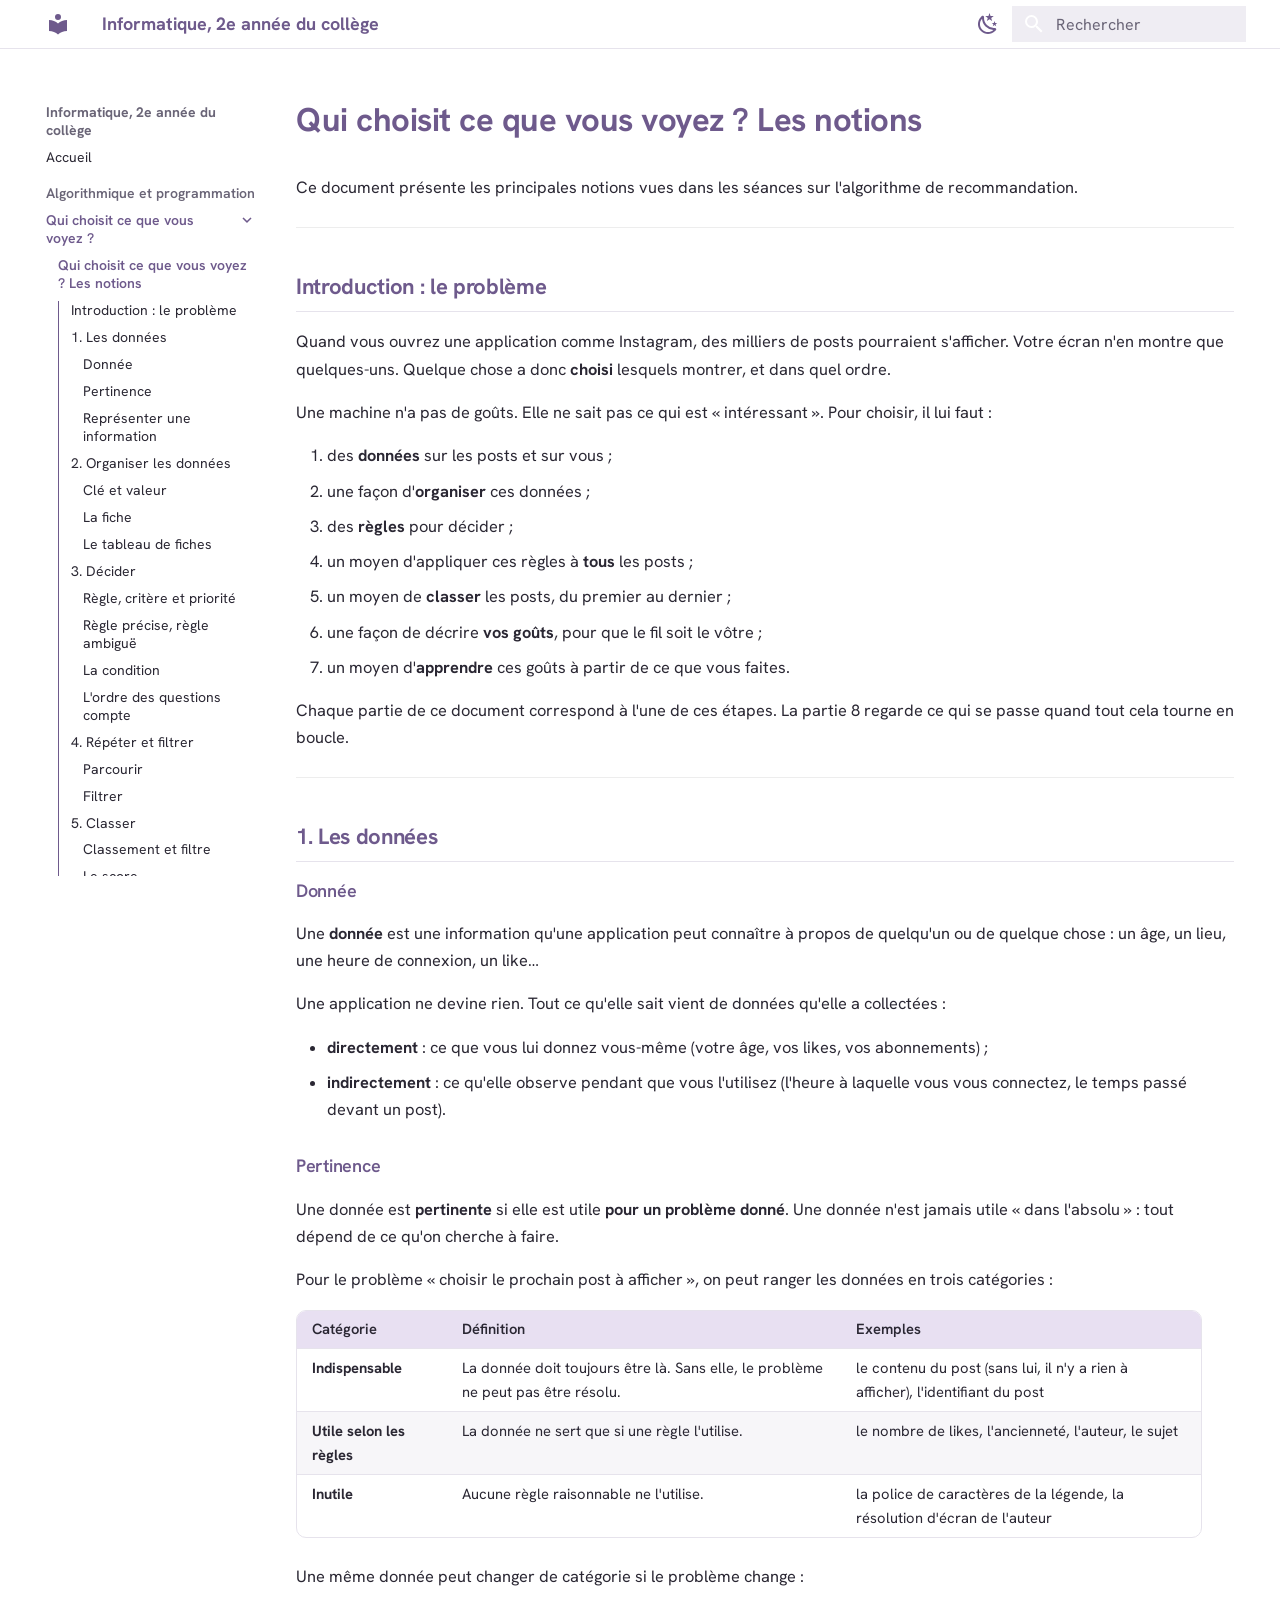
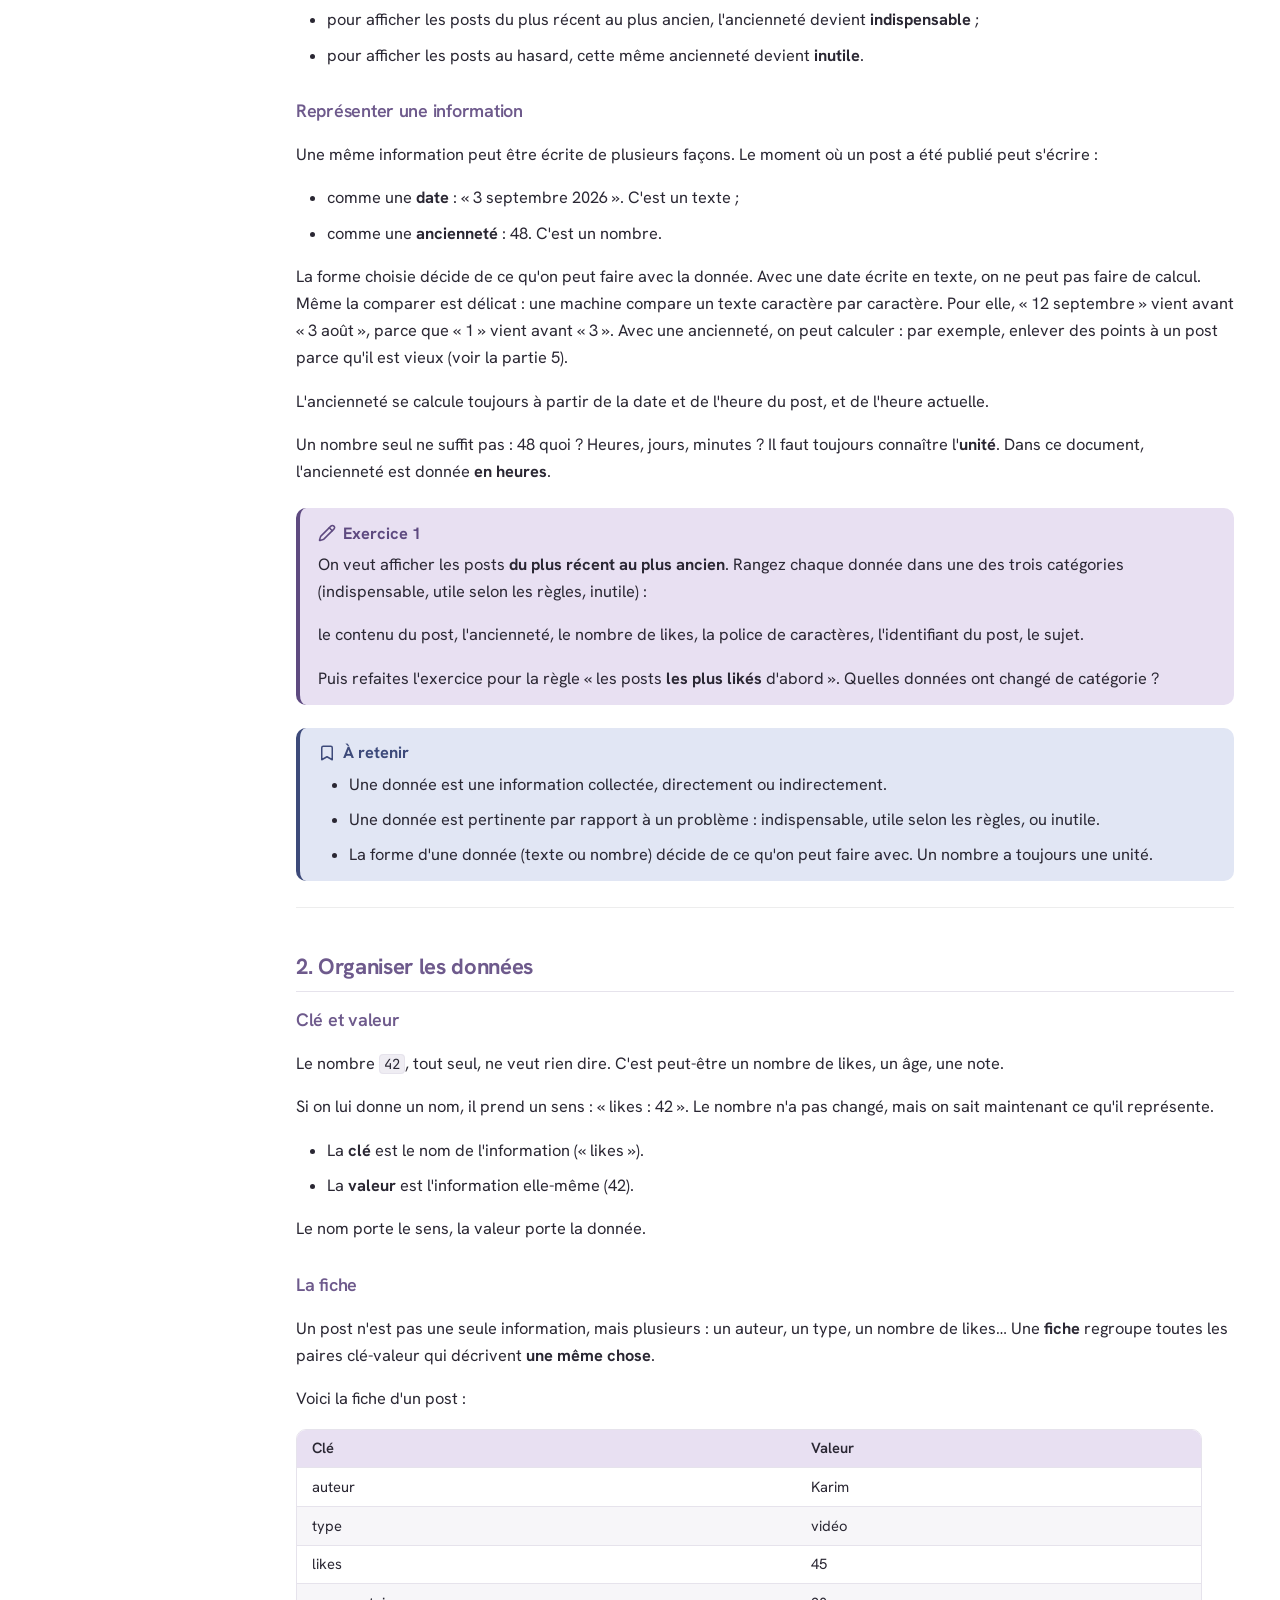
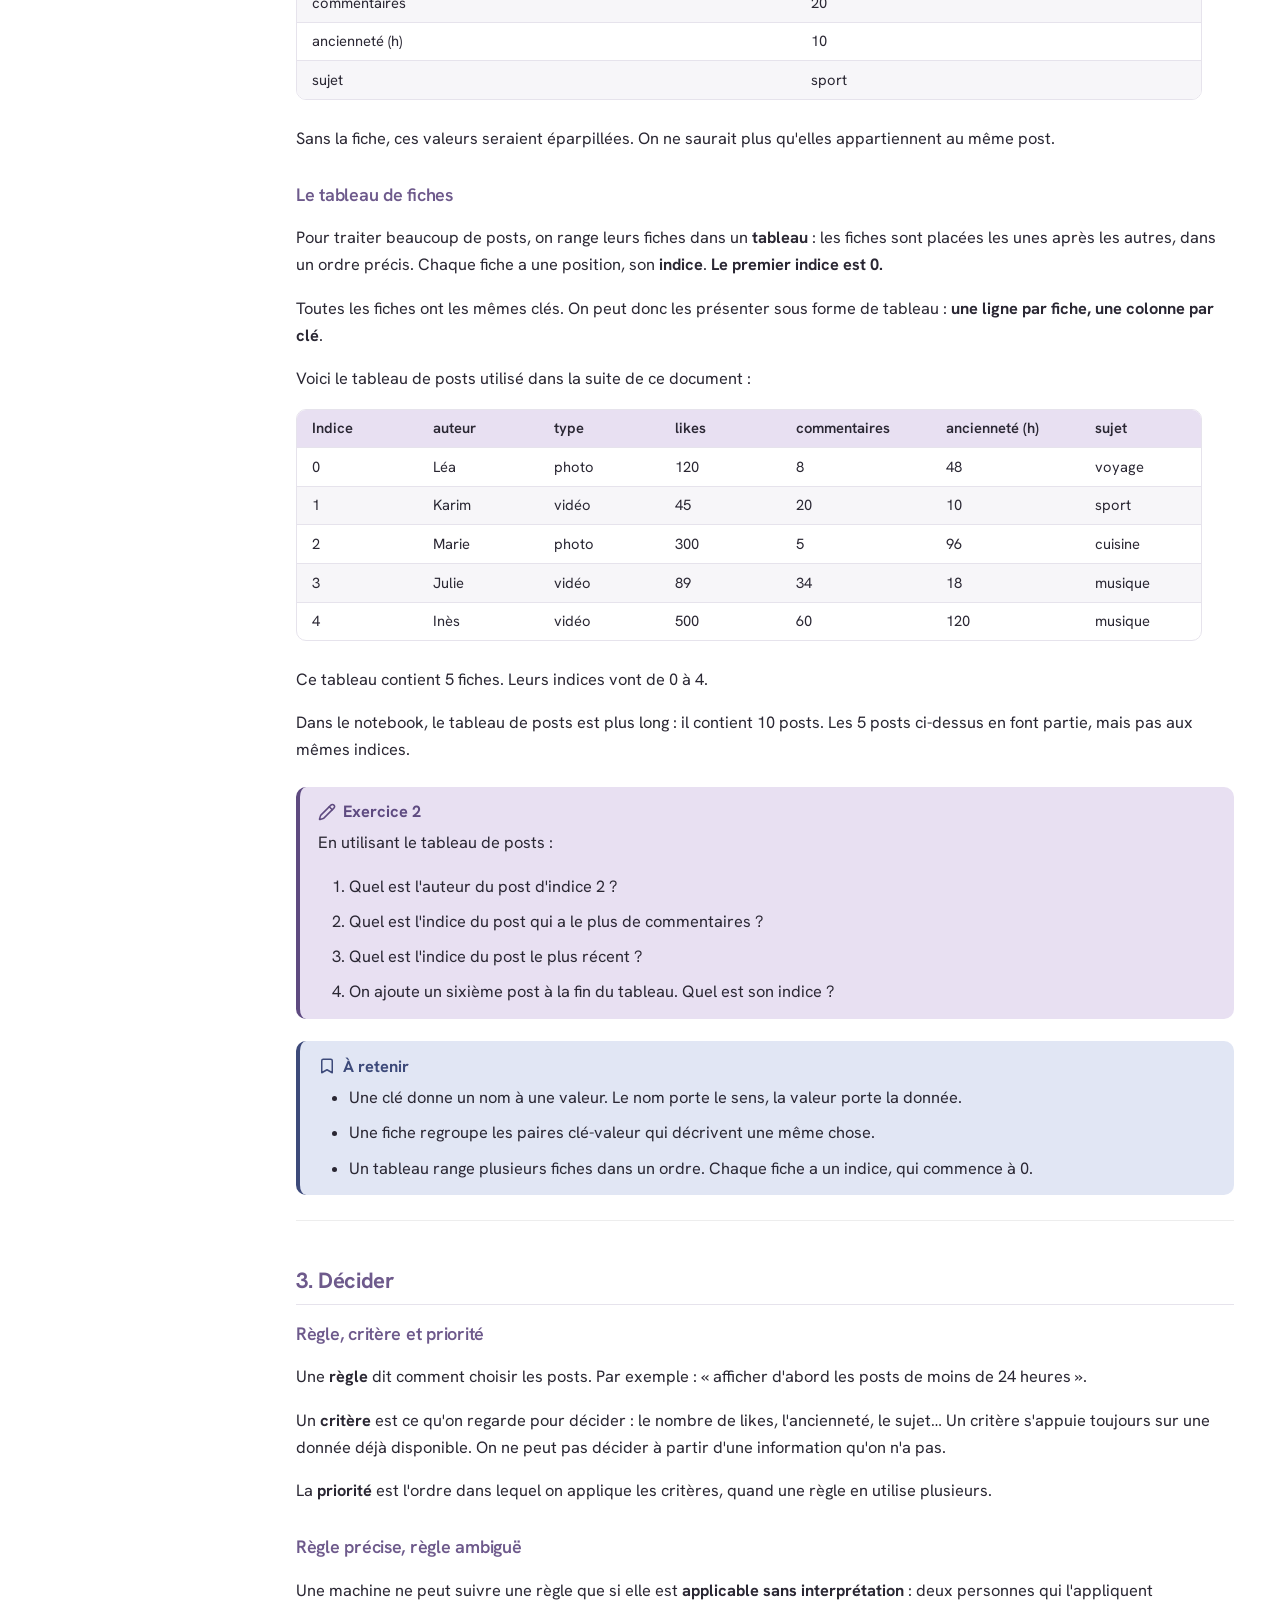
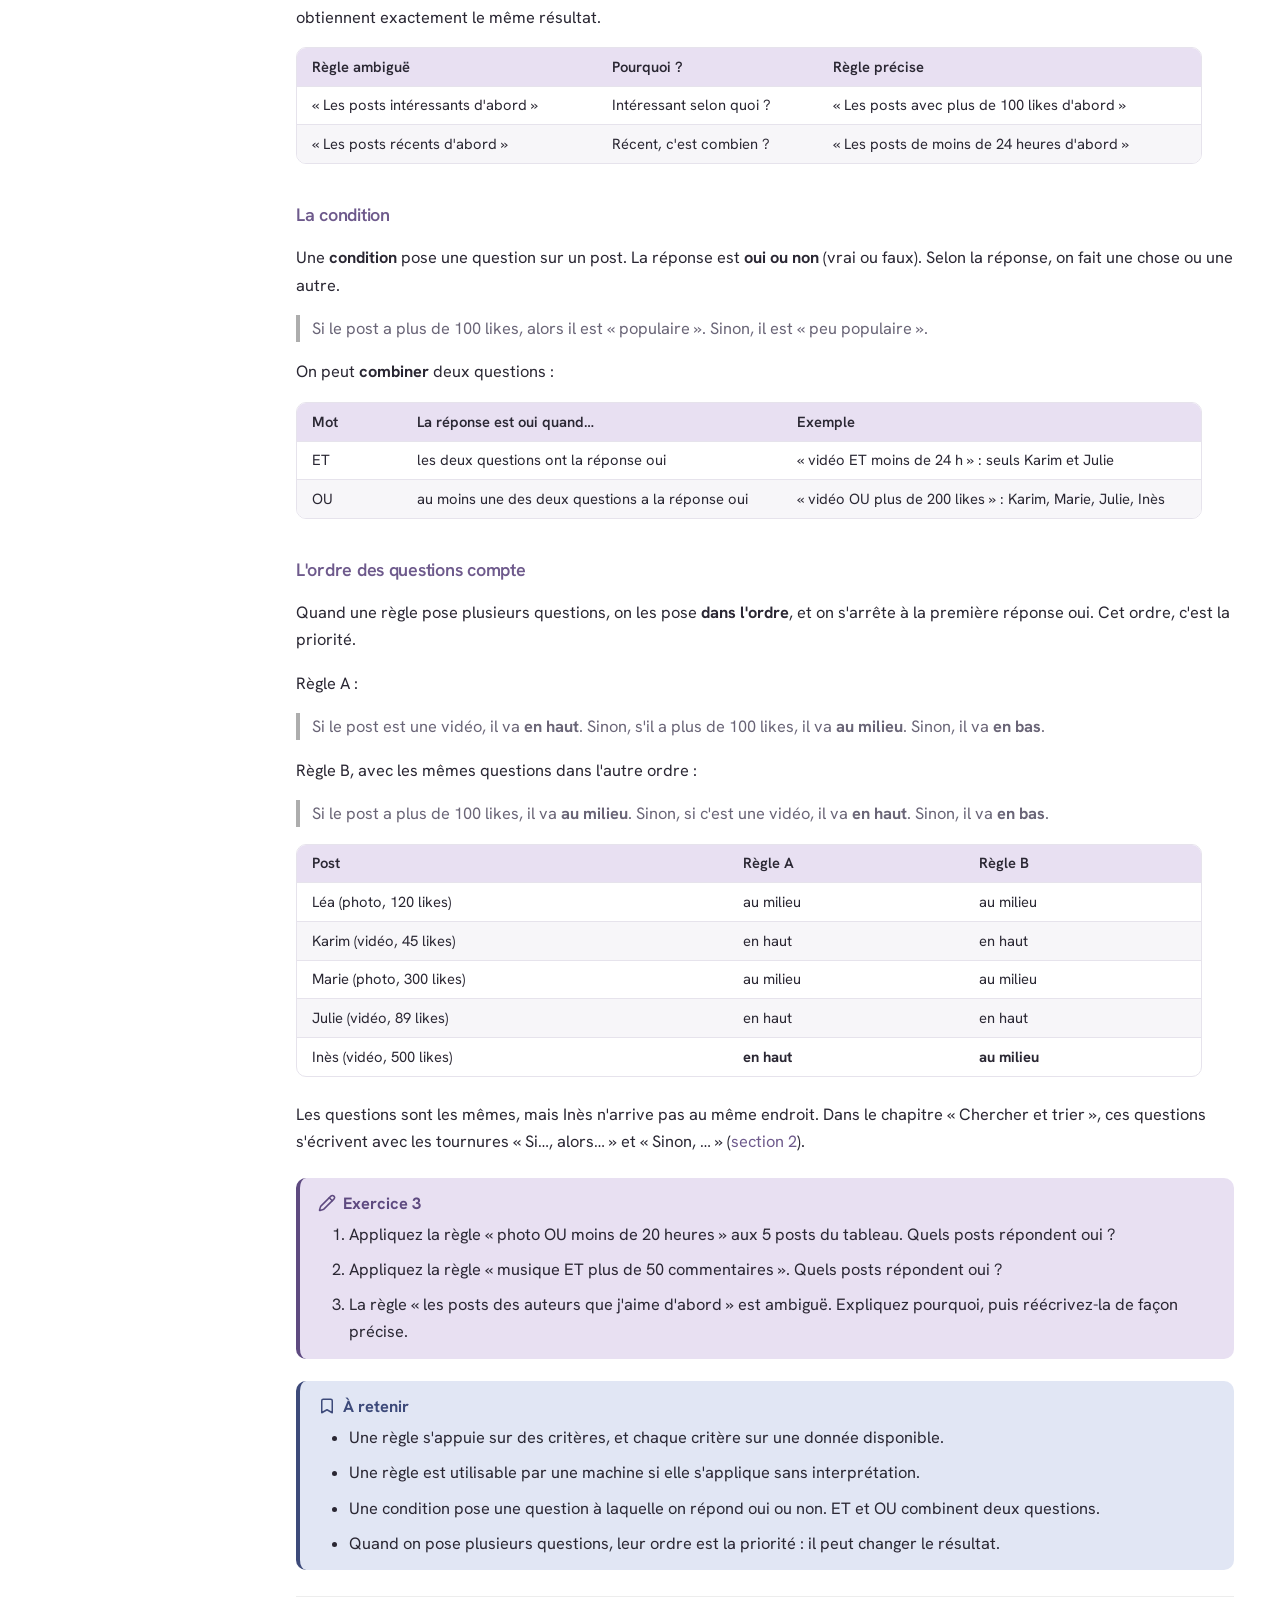
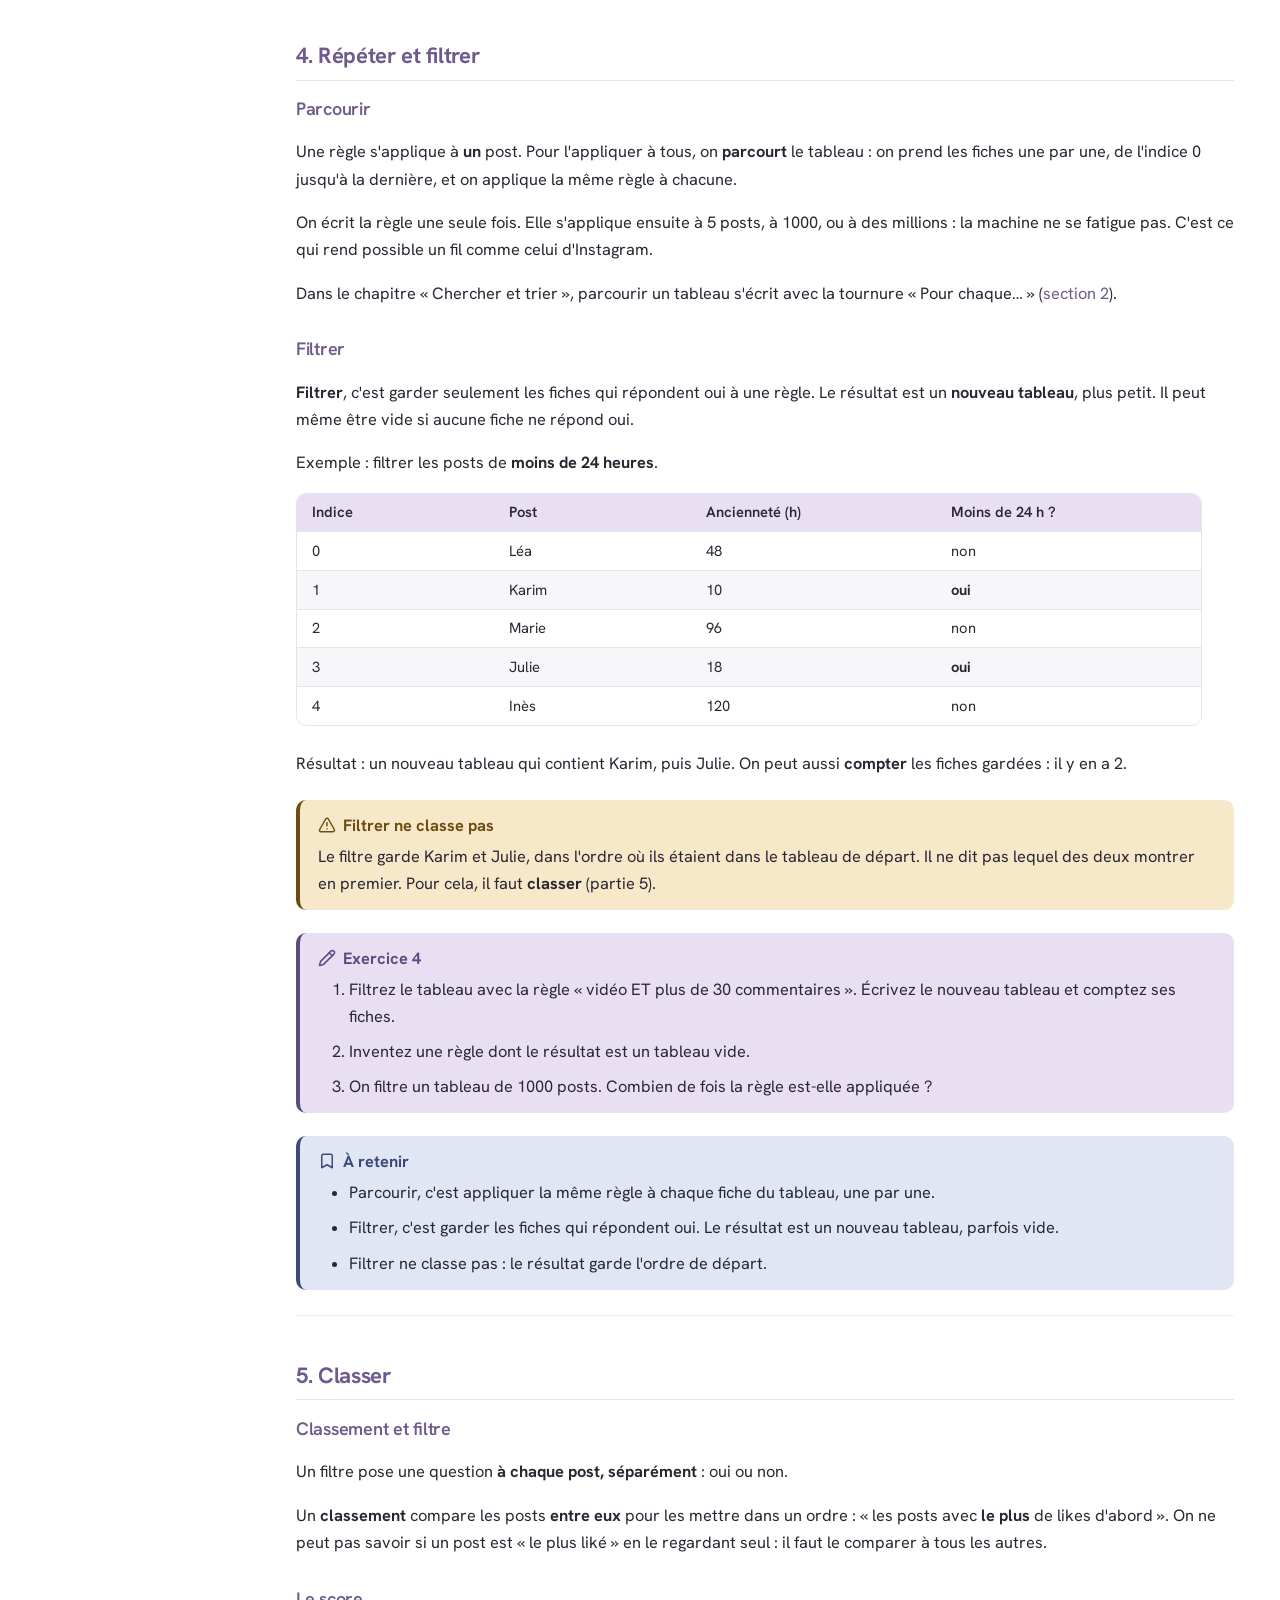
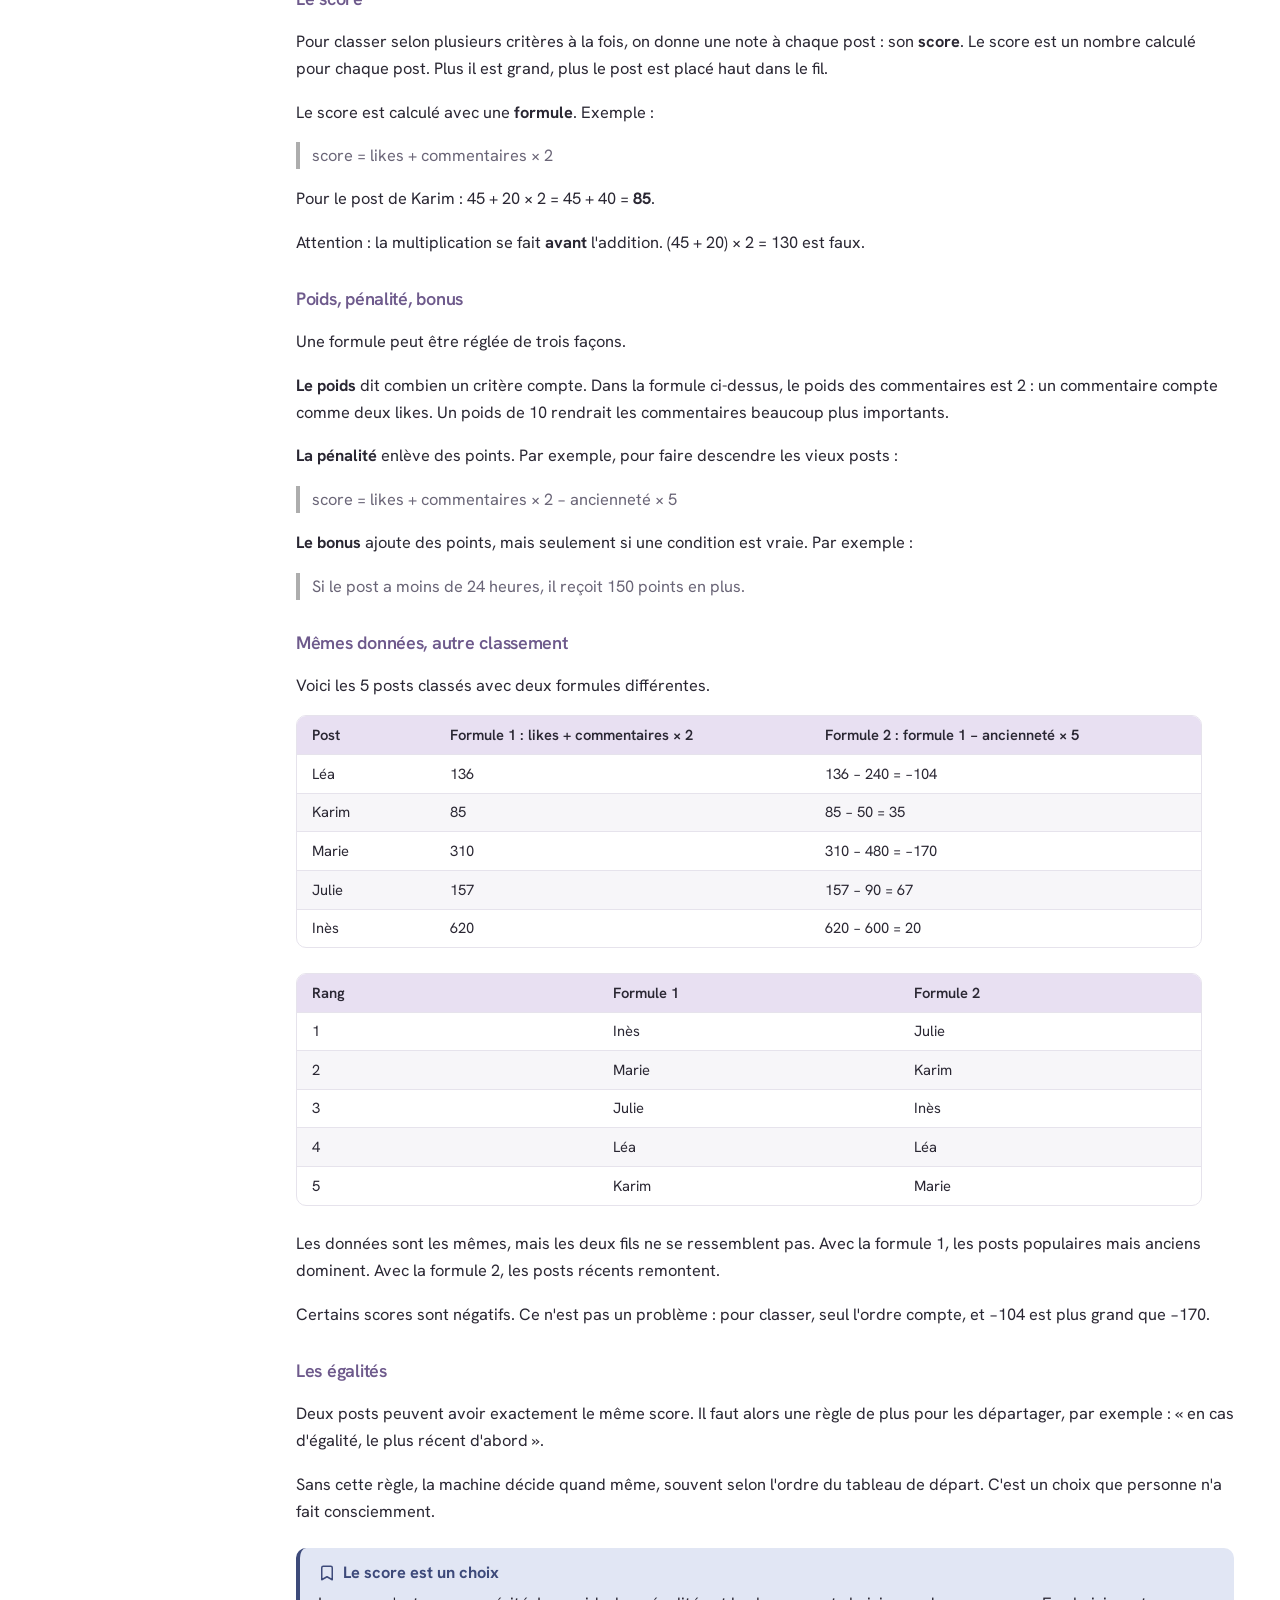
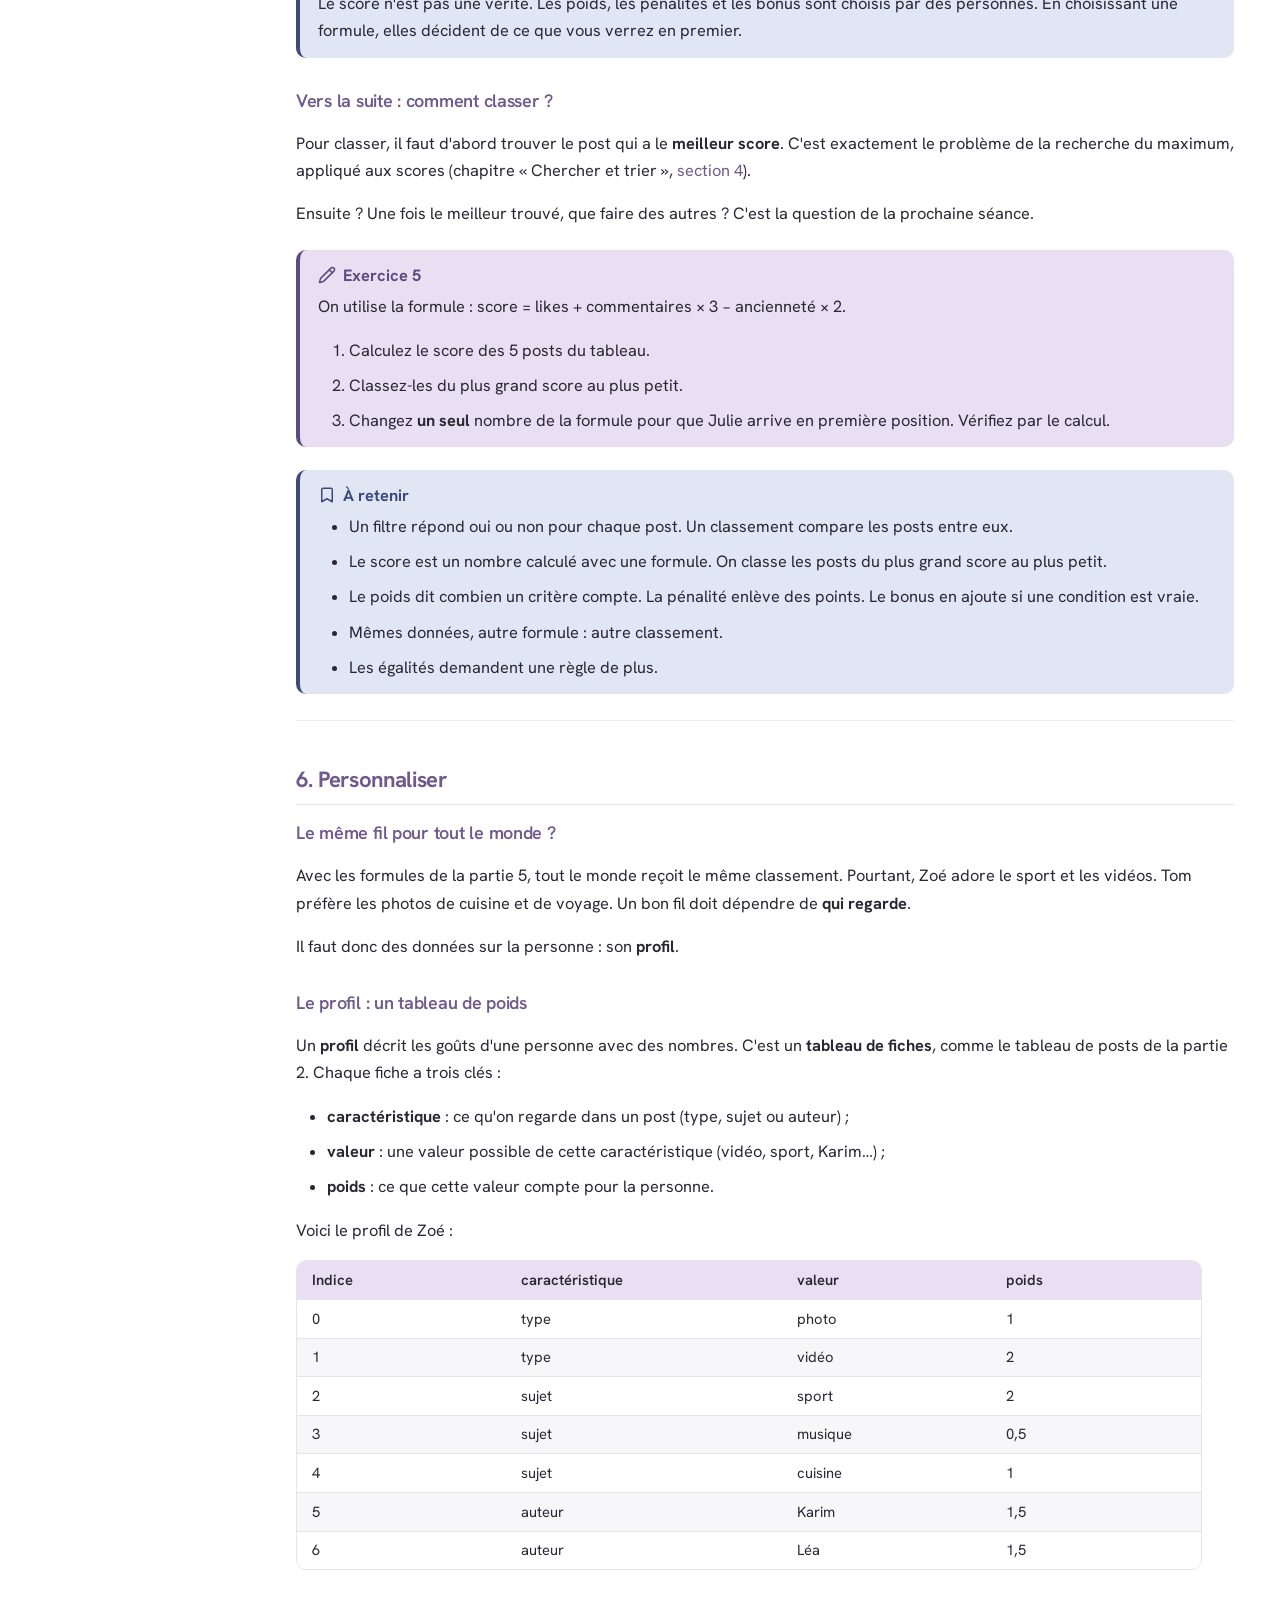
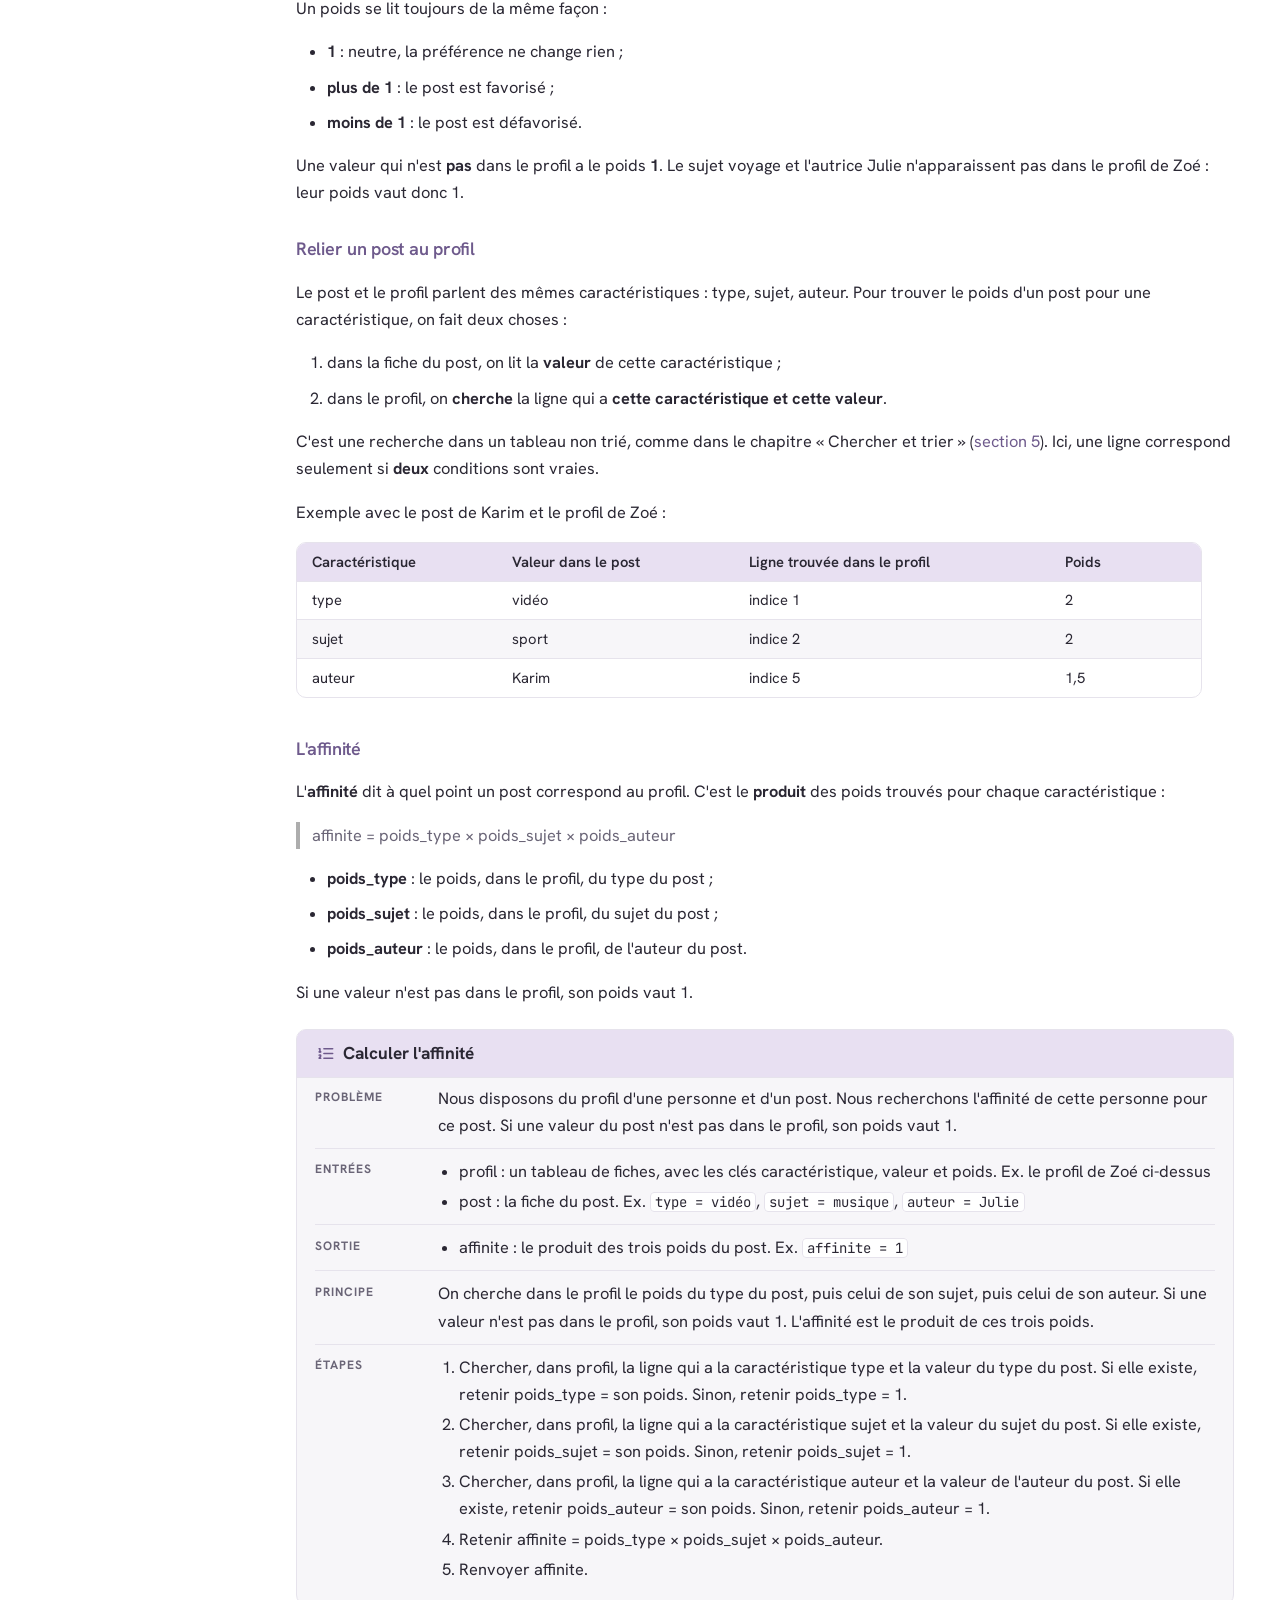
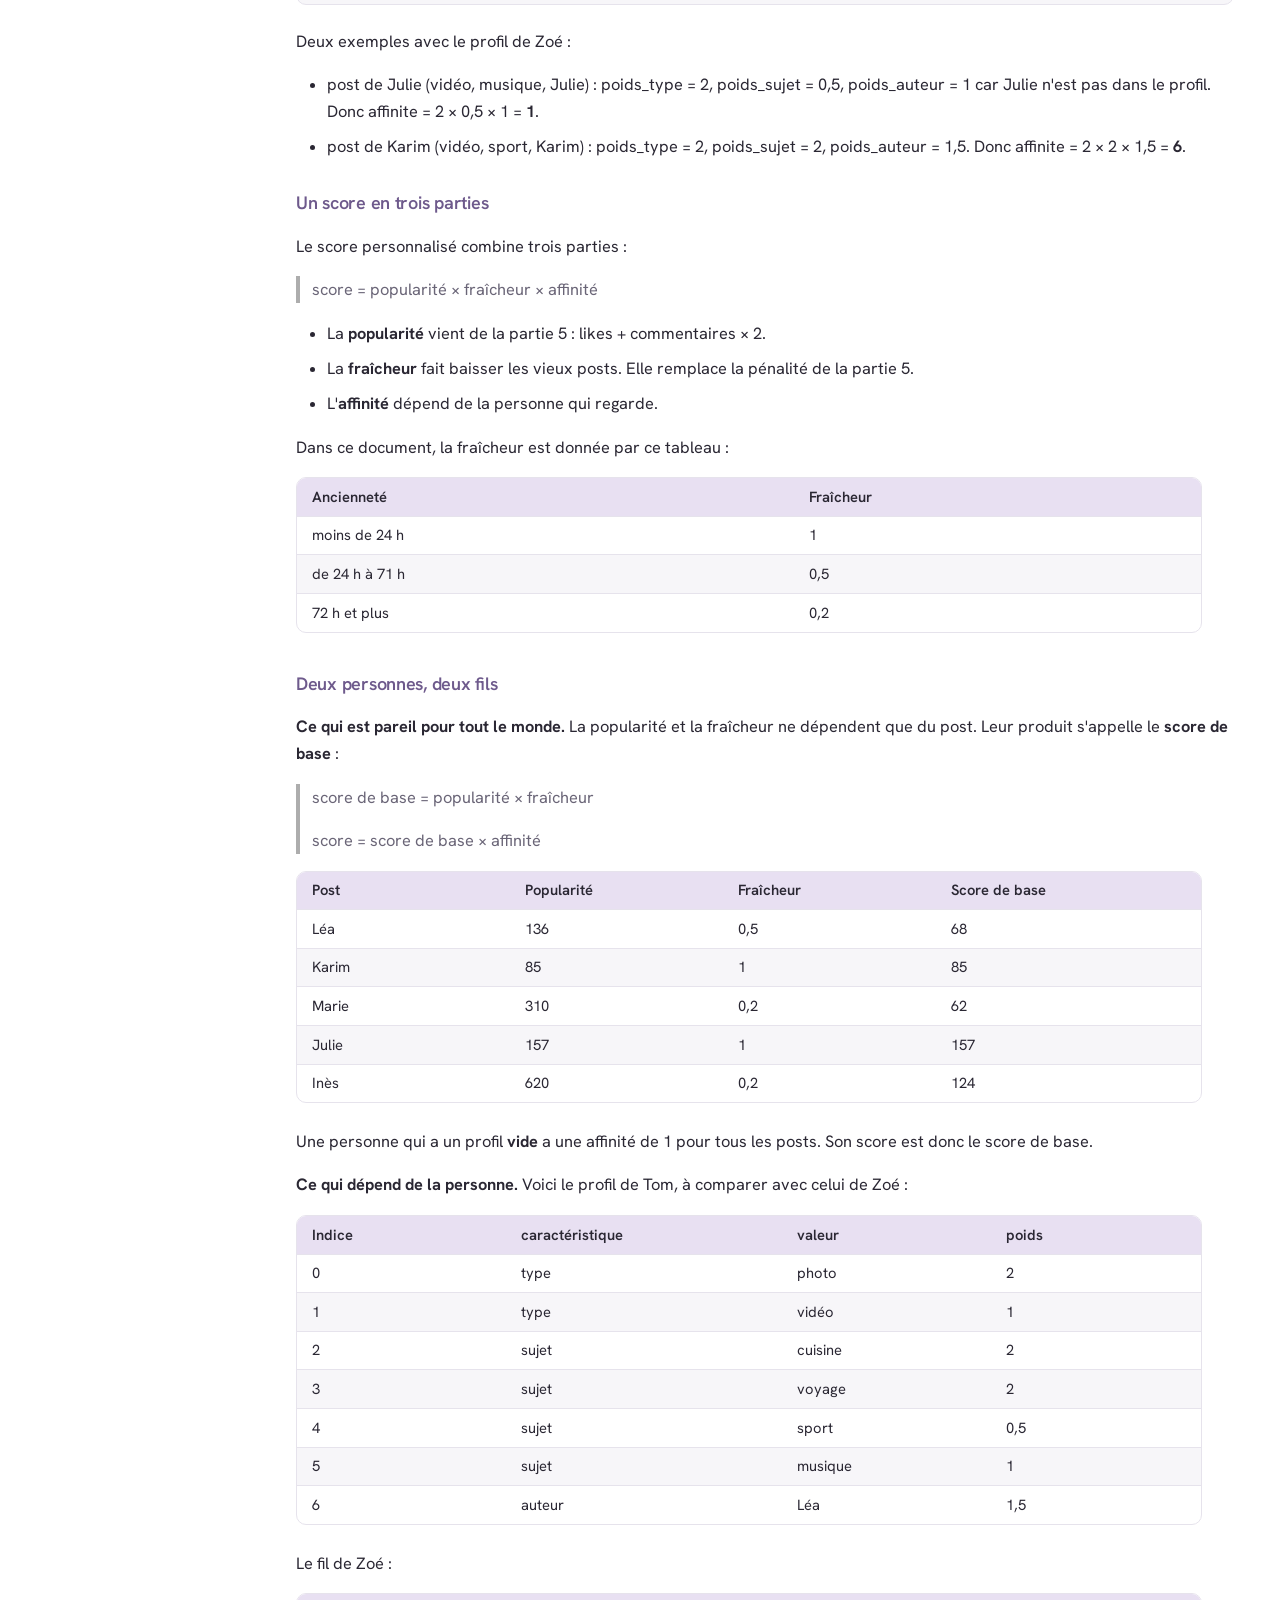
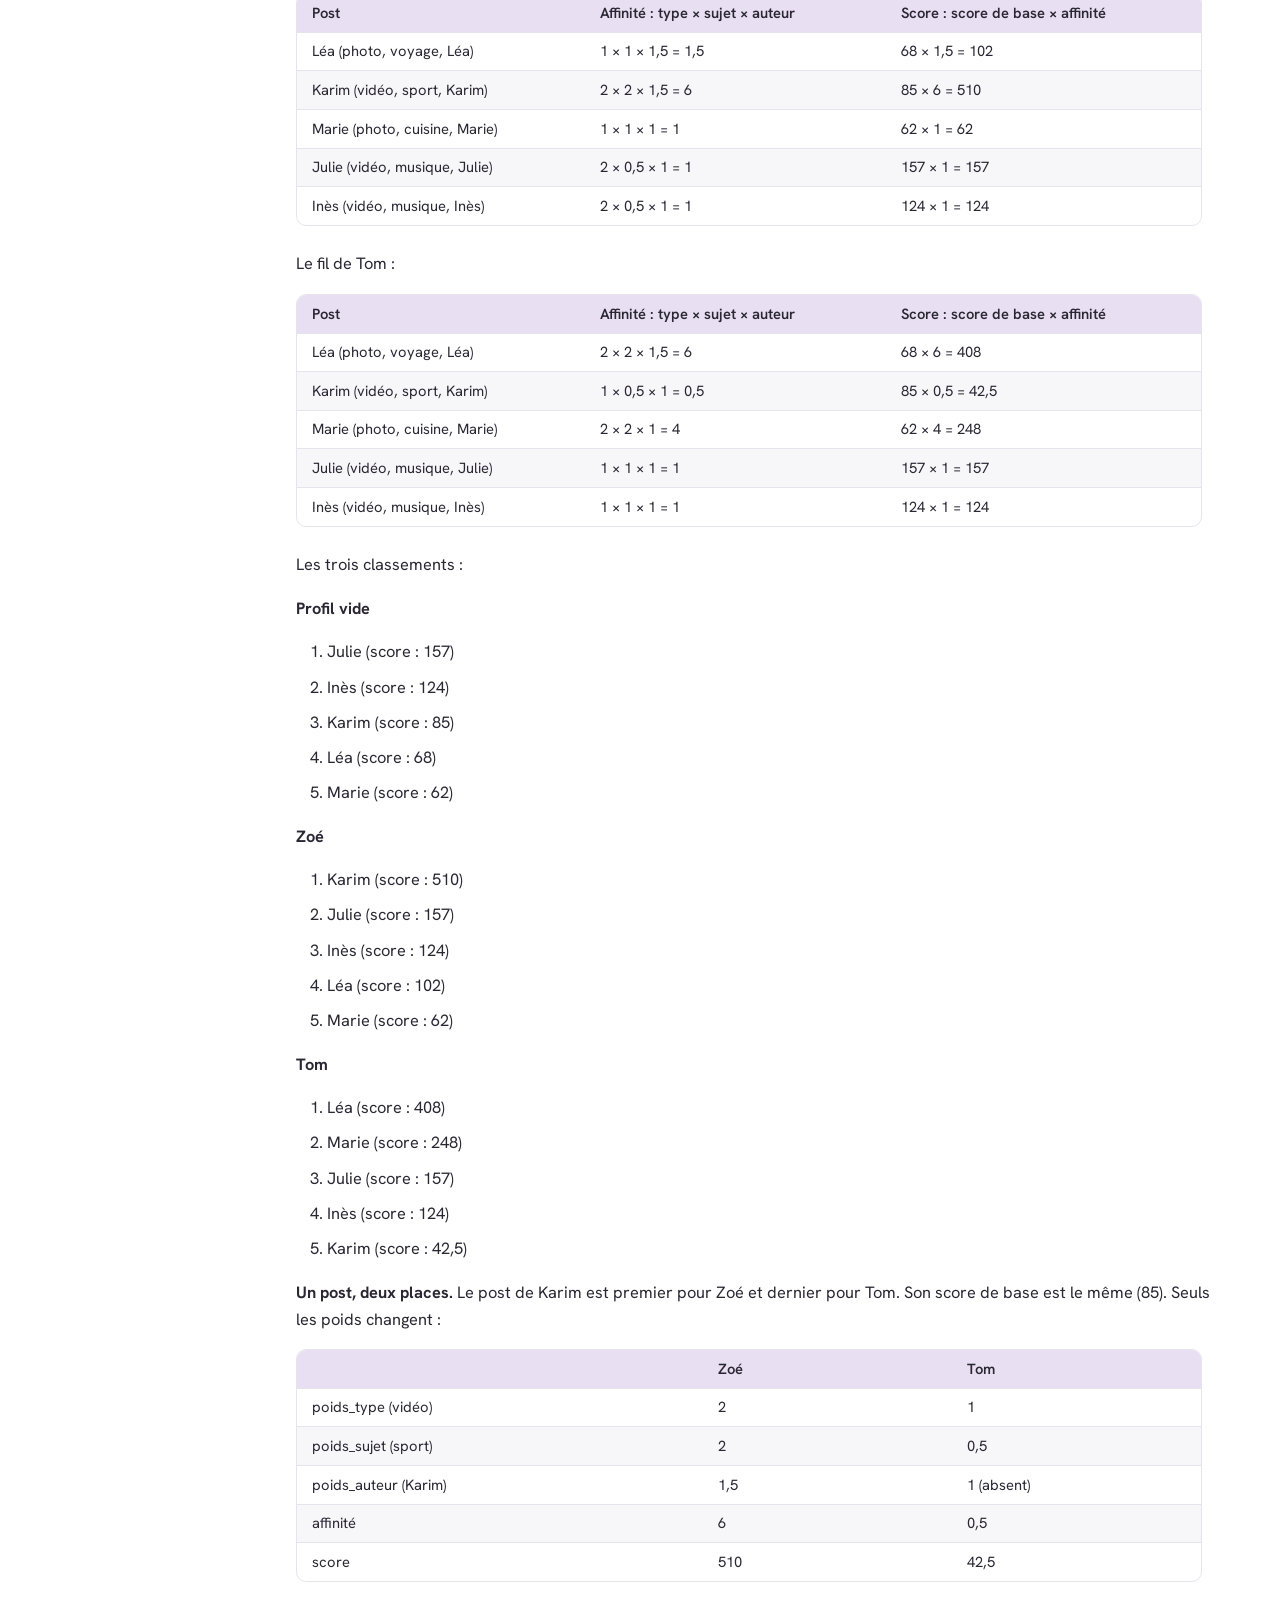
<file: m2/algo-recommandation/qui-choisit-notions/index.html>
<!doctype html>
<html lang="fr" class="no-js">
  <head>
    
      <meta charset="utf-8">
      <meta name="viewport" content="width=device-width,initial-scale=1">
      
      
      
        <link rel="canonical" href="https://crs-info.github.io/pub/m2/algo-recommandation/qui-choisit-notions/">
      
      
        <link rel="prev" href="../..">
      
      
        <link rel="next" href="../../algo-chercher-trier-complexite/chercher-et-trier/">
      
      
        
      
      
      <link rel="icon" href="../../assets/images/favicon.png">
      <meta name="generator" content="mkdocs-1.6.1, mkdocs-material-9.7.7">
    
    
      
        <title>Qui choisit ce que vous voyez ? Les notions - Informatique, 2e année du collège</title>
      
    
    
      <link rel="stylesheet" href="../../assets/stylesheets/main.ec1eaa64.min.css">
      
        
        <link rel="stylesheet" href="../../assets/stylesheets/palette.ab4e12ef.min.css">
      
      


    
    
      
    
    
      
        
        
        <link rel="preconnect" href="https://fonts.gstatic.com" crossorigin>
        <link rel="stylesheet" href="https://fonts.googleapis.com/css?family=Hanken+Grotesk:300,300i,400,400i,700,700i%7CJetBrains+Mono:400,400i,700,700i&display=fallback">
        <style>:root{--md-text-font:"Hanken Grotesk";--md-code-font:"JetBrains Mono"}</style>
      
    
    
      <link rel="stylesheet" href="../../assets/lavande.907d69ed.css">
    
    <script>__md_scope=new URL("../..",location),__md_hash=e=>[...e].reduce(((e,_)=>(e<<5)-e+_.charCodeAt(0)),0),__md_get=(e,_=localStorage,t=__md_scope)=>JSON.parse(_.getItem(t.pathname+"."+e)),__md_set=(e,_,t=localStorage,a=__md_scope)=>{try{t.setItem(a.pathname+"."+e,JSON.stringify(_))}catch(e){}}</script>
    
      

    
    
  </head>
  
  
    
    
      
    
    
    
    
    <body dir="ltr" data-md-color-scheme="default" data-md-color-primary="custom" data-md-color-accent="custom">
  
    
    <input class="md-toggle" data-md-toggle="drawer" type="checkbox" id="__drawer" autocomplete="off">
    <input class="md-toggle" data-md-toggle="search" type="checkbox" id="__search" autocomplete="off">
    <label class="md-overlay" for="__drawer"></label>
    <div data-md-component="skip">
      
        
        <a href="#qui-choisit-ce-que-vous-voyez-les-notions" class="md-skip">
          Aller au contenu
        </a>
      
    </div>
    <div data-md-component="announce">
      
    </div>
    
    
      

  

<header class="md-header md-header--shadow" data-md-component="header">
  <nav class="md-header__inner md-grid" aria-label="En-tête">
    <a href="../.." title="Informatique, 2e année du collège" class="md-header__button md-logo" aria-label="Informatique, 2e année du collège" data-md-component="logo">
      
  
  <svg xmlns="http://www.w3.org/2000/svg" viewBox="0 0 24 24"><path d="M12 8a3 3 0 0 0 3-3 3 3 0 0 0-3-3 3 3 0 0 0-3 3 3 3 0 0 0 3 3m0 3.54C9.64 9.35 6.5 8 3 8v11c3.5 0 6.64 1.35 9 3.54 2.36-2.19 5.5-3.54 9-3.54V8c-3.5 0-6.64 1.35-9 3.54"/></svg>

    </a>
    <label class="md-header__button md-icon" for="__drawer">
      
      <svg xmlns="http://www.w3.org/2000/svg" viewBox="0 0 24 24"><path d="M3 6h18v2H3zm0 5h18v2H3zm0 5h18v2H3z"/></svg>
    </label>
    <div class="md-header__title" data-md-component="header-title">
      <div class="md-header__ellipsis">
        <div class="md-header__topic">
          <span class="md-ellipsis">
            Informatique, 2e année du collège
          </span>
        </div>
        <div class="md-header__topic" data-md-component="header-topic">
          <span class="md-ellipsis">
            
              Qui choisit ce que vous voyez ? Les notions
            
          </span>
        </div>
      </div>
    </div>
    
      
        <form class="md-header__option" data-md-component="palette">
  
    
    
    
    <input class="md-option" data-md-color-media="(prefers-color-scheme: light)" data-md-color-scheme="default" data-md-color-primary="custom" data-md-color-accent="custom"  aria-label="Thème sombre"  type="radio" name="__palette" id="__palette_0">
    
      <label class="md-header__button md-icon" title="Thème sombre" for="__palette_1" hidden>
        <svg xmlns="http://www.w3.org/2000/svg" viewBox="0 0 24 24"><path d="m17.75 4.09-2.53 1.94.91 3.06-2.63-1.81-2.63 1.81.91-3.06-2.53-1.94L12.44 4l1.06-3 1.06 3zm3.5 6.91-1.64 1.25.59 1.98-1.7-1.17-1.7 1.17.59-1.98L15.75 11l2.06-.05L18.5 9l.69 1.95zm-2.28 4.95c.83-.08 1.72 1.1 1.19 1.85-.32.45-.66.87-1.08 1.27C15.17 23 8.84 23 4.94 19.07c-3.91-3.9-3.91-10.24 0-14.14.4-.4.82-.76 1.27-1.08.75-.53 1.93.36 1.85 1.19-.27 2.86.69 5.83 2.89 8.02a9.96 9.96 0 0 0 8.02 2.89m-1.64 2.02a12.08 12.08 0 0 1-7.8-3.47c-2.17-2.19-3.33-5-3.49-7.82-2.81 3.14-2.7 7.96.31 10.98 3.02 3.01 7.84 3.12 10.98.31"/></svg>
      </label>
    
  
    
    
    
    <input class="md-option" data-md-color-media="(prefers-color-scheme: dark)" data-md-color-scheme="slate" data-md-color-primary="custom" data-md-color-accent="custom"  aria-label="Thème clair"  type="radio" name="__palette" id="__palette_1">
    
      <label class="md-header__button md-icon" title="Thème clair" for="__palette_0" hidden>
        <svg xmlns="http://www.w3.org/2000/svg" viewBox="0 0 24 24"><path d="M12 7a5 5 0 0 1 5 5 5 5 0 0 1-5 5 5 5 0 0 1-5-5 5 5 0 0 1 5-5m0 2a3 3 0 0 0-3 3 3 3 0 0 0 3 3 3 3 0 0 0 3-3 3 3 0 0 0-3-3m0-7 2.39 3.42C13.65 5.15 12.84 5 12 5s-1.65.15-2.39.42zM3.34 7l4.16-.35A7.2 7.2 0 0 0 5.94 8.5c-.44.74-.69 1.5-.83 2.29zm.02 10 1.76-3.77a7.131 7.131 0 0 0 2.38 4.14zM20.65 7l-1.77 3.79a7.02 7.02 0 0 0-2.38-4.15zm-.01 10-4.14.36c.59-.51 1.12-1.14 1.54-1.86.42-.73.69-1.5.83-2.29zM12 22l-2.41-3.44c.74.27 1.55.44 2.41.44.82 0 1.63-.17 2.37-.44z"/></svg>
      </label>
    
  
</form>
      
    
    
      <script>var palette=__md_get("__palette");if(palette&&palette.color){if("(prefers-color-scheme)"===palette.color.media){var media=matchMedia("(prefers-color-scheme: light)"),input=document.querySelector(media.matches?"[data-md-color-media='(prefers-color-scheme: light)']":"[data-md-color-media='(prefers-color-scheme: dark)']");palette.color.media=input.getAttribute("data-md-color-media"),palette.color.scheme=input.getAttribute("data-md-color-scheme"),palette.color.primary=input.getAttribute("data-md-color-primary"),palette.color.accent=input.getAttribute("data-md-color-accent")}for(var[key,value]of Object.entries(palette.color))document.body.setAttribute("data-md-color-"+key,value)}</script>
    
    
    
      
      
        <label class="md-header__button md-icon" for="__search">
          
          <svg xmlns="http://www.w3.org/2000/svg" viewBox="0 0 24 24"><path d="M9.5 3A6.5 6.5 0 0 1 16 9.5c0 1.61-.59 3.09-1.56 4.23l.27.27h.79l5 5-1.5 1.5-5-5v-.79l-.27-.27A6.52 6.52 0 0 1 9.5 16 6.5 6.5 0 0 1 3 9.5 6.5 6.5 0 0 1 9.5 3m0 2C7 5 5 7 5 9.5S7 14 9.5 14 14 12 14 9.5 12 5 9.5 5"/></svg>
        </label>
        <div class="md-search" data-md-component="search" role="dialog">
  <label class="md-search__overlay" for="__search"></label>
  <div class="md-search__inner" role="search">
    <form class="md-search__form" name="search">
      <input type="text" class="md-search__input" name="query" aria-label="Rechercher" placeholder="Rechercher" autocapitalize="off" autocorrect="off" autocomplete="off" spellcheck="false" data-md-component="search-query" required>
      <label class="md-search__icon md-icon" for="__search">
        
        <svg xmlns="http://www.w3.org/2000/svg" viewBox="0 0 24 24"><path d="M9.5 3A6.5 6.5 0 0 1 16 9.5c0 1.61-.59 3.09-1.56 4.23l.27.27h.79l5 5-1.5 1.5-5-5v-.79l-.27-.27A6.52 6.52 0 0 1 9.5 16 6.5 6.5 0 0 1 3 9.5 6.5 6.5 0 0 1 9.5 3m0 2C7 5 5 7 5 9.5S7 14 9.5 14 14 12 14 9.5 12 5 9.5 5"/></svg>
        
        <svg xmlns="http://www.w3.org/2000/svg" viewBox="0 0 24 24"><path d="M20 11v2H8l5.5 5.5-1.42 1.42L4.16 12l7.92-7.92L13.5 5.5 8 11z"/></svg>
      </label>
      <nav class="md-search__options" aria-label="Recherche">
        
        <button type="reset" class="md-search__icon md-icon" title="Effacer" aria-label="Effacer" tabindex="-1">
          
          <svg xmlns="http://www.w3.org/2000/svg" viewBox="0 0 24 24"><path d="M19 6.41 17.59 5 12 10.59 6.41 5 5 6.41 10.59 12 5 17.59 6.41 19 12 13.41 17.59 19 19 17.59 13.41 12z"/></svg>
        </button>
      </nav>
      
    </form>
    <div class="md-search__output">
      <div class="md-search__scrollwrap" tabindex="0" data-md-scrollfix>
        <div class="md-search-result" data-md-component="search-result">
          <div class="md-search-result__meta">
            Initialisation de la recherche
          </div>
          <ol class="md-search-result__list" role="presentation"></ol>
        </div>
      </div>
    </div>
  </div>
</div>
      
    
    
  </nav>
  
</header>
    
    <div class="md-container" data-md-component="container">
      
      
        
          
        
      
      <main class="md-main" data-md-component="main">
        <div class="md-main__inner md-grid">
          
            
              
              <div class="md-sidebar md-sidebar--primary" data-md-component="sidebar" data-md-type="navigation" >
                <div class="md-sidebar__scrollwrap">
                  <div class="md-sidebar__inner">
                    



  

<nav class="md-nav md-nav--primary md-nav--integrated" aria-label="Navigation" data-md-level="0">
  <label class="md-nav__title" for="__drawer">
    <a href="../.." title="Informatique, 2e année du collège" class="md-nav__button md-logo" aria-label="Informatique, 2e année du collège" data-md-component="logo">
      
  
  <svg xmlns="http://www.w3.org/2000/svg" viewBox="0 0 24 24"><path d="M12 8a3 3 0 0 0 3-3 3 3 0 0 0-3-3 3 3 0 0 0-3 3 3 3 0 0 0 3 3m0 3.54C9.64 9.35 6.5 8 3 8v11c3.5 0 6.64 1.35 9 3.54 2.36-2.19 5.5-3.54 9-3.54V8c-3.5 0-6.64 1.35-9 3.54"/></svg>

    </a>
    Informatique, 2e année du collège
  </label>
  
  <ul class="md-nav__list" data-md-scrollfix>
    
      
      
  
  
  
  
    <li class="md-nav__item">
      <a href="../.." class="md-nav__link">
        
  
  
  <span class="md-ellipsis">
    
  
    Accueil
  

    
  </span>
  
  

      </a>
    </li>
  

    
      
      
  
  
    
  
  
  
    
    
    
    
      
        
        
      
    
    
    <li class="md-nav__item md-nav__item--active md-nav__item--section md-nav__item--nested">
      
        
        
        <input class="md-nav__toggle md-toggle " type="checkbox" id="__nav_2" checked>
        
          
          <label class="md-nav__link" for="__nav_2" id="__nav_2_label" tabindex="">
            
  
  
  <span class="md-ellipsis">
    
  
    Algorithmique et programmation
  

    
  </span>
  
  

            <span class="md-nav__icon md-icon"></span>
          </label>
        
        <nav class="md-nav" data-md-level="1" aria-labelledby="__nav_2_label" aria-expanded="true">
          <label class="md-nav__title" for="__nav_2">
            <span class="md-nav__icon md-icon"></span>
            
  
    Algorithmique et programmation
  

          </label>
          <ul class="md-nav__list" data-md-scrollfix>
            
              
                
  
  
    
  
  
  
    
    
    
    
      
    
    
    <li class="md-nav__item md-nav__item--active md-nav__item--nested">
      
        
        
        <input class="md-nav__toggle md-toggle " type="checkbox" id="__nav_2_1" checked>
        
          
          <label class="md-nav__link" for="__nav_2_1" id="__nav_2_1_label" tabindex="0">
            
  
  
  <span class="md-ellipsis">
    
  
    Qui choisit ce que vous voyez ?
  

    
  </span>
  
  

            <span class="md-nav__icon md-icon"></span>
          </label>
        
        <nav class="md-nav" data-md-level="2" aria-labelledby="__nav_2_1_label" aria-expanded="true">
          <label class="md-nav__title" for="__nav_2_1">
            <span class="md-nav__icon md-icon"></span>
            
  
    Qui choisit ce que vous voyez ?
  

          </label>
          <ul class="md-nav__list" data-md-scrollfix>
            
              
                
  
  
    
  
  
  
    <li class="md-nav__item md-nav__item--active">
      
      <input class="md-nav__toggle md-toggle" type="checkbox" id="__toc">
      
      
        
      
      
        <label class="md-nav__link md-nav__link--active" for="__toc">
          
  
  
  <span class="md-ellipsis">
    
  
    Qui choisit ce que vous voyez ? Les notions
  

    
  </span>
  
  

          <span class="md-nav__icon md-icon"></span>
        </label>
      
      <a href="./" class="md-nav__link md-nav__link--active">
        
  
  
  <span class="md-ellipsis">
    
  
    Qui choisit ce que vous voyez ? Les notions
  

    
  </span>
  
  

      </a>
      
        

<nav class="md-nav md-nav--secondary" aria-label="Table des matières">
  
  
  
    
  
  
    <label class="md-nav__title" for="__toc">
      <span class="md-nav__icon md-icon"></span>
      Table des matières
    </label>
    <ul class="md-nav__list" data-md-component="toc" data-md-scrollfix>
      
        <li class="md-nav__item">
  <a href="#introduction-le-probleme" class="md-nav__link">
    <span class="md-ellipsis">
      
        Introduction : le problème
      
    </span>
  </a>
  
</li>
      
        <li class="md-nav__item">
  <a href="#1-les-donnees" class="md-nav__link">
    <span class="md-ellipsis">
      
        1. Les données
      
    </span>
  </a>
  
    <nav class="md-nav" aria-label="1. Les données">
      <ul class="md-nav__list">
        
          <li class="md-nav__item">
  <a href="#donnee" class="md-nav__link">
    <span class="md-ellipsis">
      
        Donnée
      
    </span>
  </a>
  
</li>
        
          <li class="md-nav__item">
  <a href="#pertinence" class="md-nav__link">
    <span class="md-ellipsis">
      
        Pertinence
      
    </span>
  </a>
  
</li>
        
          <li class="md-nav__item">
  <a href="#representer-une-information" class="md-nav__link">
    <span class="md-ellipsis">
      
        Représenter une information
      
    </span>
  </a>
  
</li>
        
      </ul>
    </nav>
  
</li>
      
        <li class="md-nav__item">
  <a href="#2-organiser-les-donnees" class="md-nav__link">
    <span class="md-ellipsis">
      
        2. Organiser les données
      
    </span>
  </a>
  
    <nav class="md-nav" aria-label="2. Organiser les données">
      <ul class="md-nav__list">
        
          <li class="md-nav__item">
  <a href="#cle-et-valeur" class="md-nav__link">
    <span class="md-ellipsis">
      
        Clé et valeur
      
    </span>
  </a>
  
</li>
        
          <li class="md-nav__item">
  <a href="#la-fiche" class="md-nav__link">
    <span class="md-ellipsis">
      
        La fiche
      
    </span>
  </a>
  
</li>
        
          <li class="md-nav__item">
  <a href="#le-tableau-de-fiches" class="md-nav__link">
    <span class="md-ellipsis">
      
        Le tableau de fiches
      
    </span>
  </a>
  
</li>
        
      </ul>
    </nav>
  
</li>
      
        <li class="md-nav__item">
  <a href="#3-decider" class="md-nav__link">
    <span class="md-ellipsis">
      
        3. Décider
      
    </span>
  </a>
  
    <nav class="md-nav" aria-label="3. Décider">
      <ul class="md-nav__list">
        
          <li class="md-nav__item">
  <a href="#regle-critere-et-priorite" class="md-nav__link">
    <span class="md-ellipsis">
      
        Règle, critère et priorité
      
    </span>
  </a>
  
</li>
        
          <li class="md-nav__item">
  <a href="#regle-precise-regle-ambigue" class="md-nav__link">
    <span class="md-ellipsis">
      
        Règle précise, règle ambiguë
      
    </span>
  </a>
  
</li>
        
          <li class="md-nav__item">
  <a href="#la-condition" class="md-nav__link">
    <span class="md-ellipsis">
      
        La condition
      
    </span>
  </a>
  
</li>
        
          <li class="md-nav__item">
  <a href="#lordre-des-questions-compte" class="md-nav__link">
    <span class="md-ellipsis">
      
        L'ordre des questions compte
      
    </span>
  </a>
  
</li>
        
      </ul>
    </nav>
  
</li>
      
        <li class="md-nav__item">
  <a href="#4-repeter-et-filtrer" class="md-nav__link">
    <span class="md-ellipsis">
      
        4. Répéter et filtrer
      
    </span>
  </a>
  
    <nav class="md-nav" aria-label="4. Répéter et filtrer">
      <ul class="md-nav__list">
        
          <li class="md-nav__item">
  <a href="#parcourir" class="md-nav__link">
    <span class="md-ellipsis">
      
        Parcourir
      
    </span>
  </a>
  
</li>
        
          <li class="md-nav__item">
  <a href="#filtrer" class="md-nav__link">
    <span class="md-ellipsis">
      
        Filtrer
      
    </span>
  </a>
  
</li>
        
      </ul>
    </nav>
  
</li>
      
        <li class="md-nav__item">
  <a href="#5-classer" class="md-nav__link">
    <span class="md-ellipsis">
      
        5. Classer
      
    </span>
  </a>
  
    <nav class="md-nav" aria-label="5. Classer">
      <ul class="md-nav__list">
        
          <li class="md-nav__item">
  <a href="#classement-et-filtre" class="md-nav__link">
    <span class="md-ellipsis">
      
        Classement et filtre
      
    </span>
  </a>
  
</li>
        
          <li class="md-nav__item">
  <a href="#le-score" class="md-nav__link">
    <span class="md-ellipsis">
      
        Le score
      
    </span>
  </a>
  
</li>
        
          <li class="md-nav__item">
  <a href="#poids-penalite-bonus" class="md-nav__link">
    <span class="md-ellipsis">
      
        Poids, pénalité, bonus
      
    </span>
  </a>
  
</li>
        
          <li class="md-nav__item">
  <a href="#memes-donnees-autre-classement" class="md-nav__link">
    <span class="md-ellipsis">
      
        Mêmes données, autre classement
      
    </span>
  </a>
  
</li>
        
          <li class="md-nav__item">
  <a href="#les-egalites" class="md-nav__link">
    <span class="md-ellipsis">
      
        Les égalités
      
    </span>
  </a>
  
</li>
        
          <li class="md-nav__item">
  <a href="#vers-la-suite-comment-classer" class="md-nav__link">
    <span class="md-ellipsis">
      
        Vers la suite : comment classer ?
      
    </span>
  </a>
  
</li>
        
      </ul>
    </nav>
  
</li>
      
        <li class="md-nav__item">
  <a href="#6-personnaliser" class="md-nav__link">
    <span class="md-ellipsis">
      
        6. Personnaliser
      
    </span>
  </a>
  
    <nav class="md-nav" aria-label="6. Personnaliser">
      <ul class="md-nav__list">
        
          <li class="md-nav__item">
  <a href="#le-meme-fil-pour-tout-le-monde" class="md-nav__link">
    <span class="md-ellipsis">
      
        Le même fil pour tout le monde ?
      
    </span>
  </a>
  
</li>
        
          <li class="md-nav__item">
  <a href="#le-profil-un-tableau-de-poids" class="md-nav__link">
    <span class="md-ellipsis">
      
        Le profil : un tableau de poids
      
    </span>
  </a>
  
</li>
        
          <li class="md-nav__item">
  <a href="#relier-un-post-au-profil" class="md-nav__link">
    <span class="md-ellipsis">
      
        Relier un post au profil
      
    </span>
  </a>
  
</li>
        
          <li class="md-nav__item">
  <a href="#laffinite" class="md-nav__link">
    <span class="md-ellipsis">
      
        L'affinité
      
    </span>
  </a>
  
</li>
        
          <li class="md-nav__item">
  <a href="#un-score-en-trois-parties" class="md-nav__link">
    <span class="md-ellipsis">
      
        Un score en trois parties
      
    </span>
  </a>
  
</li>
        
          <li class="md-nav__item">
  <a href="#deux-personnes-deux-fils" class="md-nav__link">
    <span class="md-ellipsis">
      
        Deux personnes, deux fils
      
    </span>
  </a>
  
</li>
        
          <li class="md-nav__item">
  <a href="#pourquoi-multiplier-et-garder-des-nombres-positifs" class="md-nav__link">
    <span class="md-ellipsis">
      
        Pourquoi multiplier, et garder des nombres positifs ?
      
    </span>
  </a>
  
</li>
        
      </ul>
    </nav>
  
</li>
      
        <li class="md-nav__item">
  <a href="#7-apprendre" class="md-nav__link">
    <span class="md-ellipsis">
      
        7. Apprendre
      
    </span>
  </a>
  
    <nav class="md-nav" aria-label="7. Apprendre">
      <ul class="md-nav__list">
        
          <li class="md-nav__item">
  <a href="#le-profil-declare-et-le-profil-appris" class="md-nav__link">
    <span class="md-ellipsis">
      
        Le profil déclaré et le profil appris
      
    </span>
  </a>
  
</li>
        
          <li class="md-nav__item">
  <a href="#une-premiere-idee-ajouter-un-peu" class="md-nav__link">
    <span class="md-ellipsis">
      
        Une première idée : ajouter un peu
      
    </span>
  </a>
  
</li>
        
          <li class="md-nav__item">
  <a href="#une-meilleure-idee-se-rapprocher-dune-cible" class="md-nav__link">
    <span class="md-ellipsis">
      
        Une meilleure idée : se rapprocher d'une cible
      
    </span>
  </a>
  
</li>
        
          <li class="md-nav__item">
  <a href="#la-vitesse-dapprentissage" class="md-nav__link">
    <span class="md-ellipsis">
      
        La vitesse d'apprentissage
      
    </span>
  </a>
  
</li>
        
          <li class="md-nav__item">
  <a href="#une-vitesse-pour-chaque-action" class="md-nav__link">
    <span class="md-ellipsis">
      
        Une vitesse pour chaque action
      
    </span>
  </a>
  
</li>
        
          <li class="md-nav__item">
  <a href="#un-exemple-sur-trois-tours" class="md-nav__link">
    <span class="md-ellipsis">
      
        Un exemple sur trois tours
      
    </span>
  </a>
  
</li>
        
      </ul>
    </nav>
  
</li>
      
        <li class="md-nav__item">
  <a href="#8-lalgorithme-est-il-neutre" class="md-nav__link">
    <span class="md-ellipsis">
      
        8. L'algorithme est-il neutre ?
      
    </span>
  </a>
  
    <nav class="md-nav" aria-label="8. L&#39;algorithme est-il neutre ?">
      <ul class="md-nav__list">
        
          <li class="md-nav__item">
  <a href="#une-boucle-de-retroaction" class="md-nav__link">
    <span class="md-ellipsis">
      
        Une boucle de rétroaction
      
    </span>
  </a>
  
</li>
        
          <li class="md-nav__item">
  <a href="#une-bulle-qui-se-referme" class="md-nav__link">
    <span class="md-ellipsis">
      
        Une bulle qui se referme
      
    </span>
  </a>
  
</li>
        
          <li class="md-nav__item">
  <a href="#les-riches-deviennent-plus-riches" class="md-nav__link">
    <span class="md-ellipsis">
      
        Les riches deviennent plus riches
      
    </span>
  </a>
  
</li>
        
          <li class="md-nav__item">
  <a href="#la-bulle-de-filtre" class="md-nav__link">
    <span class="md-ellipsis">
      
        La bulle de filtre
      
    </span>
  </a>
  
</li>
        
          <li class="md-nav__item">
  <a href="#discussion-quelle-intention-derriere-lalgorithme" class="md-nav__link">
    <span class="md-ellipsis">
      
        Discussion : quelle intention derrière l'algorithme ?
      
    </span>
  </a>
  
    <nav class="md-nav" aria-label="Discussion : quelle intention derrière l&#39;algorithme ?">
      <ul class="md-nav__list">
        
          <li class="md-nav__item">
  <a href="#une-intention-et-ses-consequences" class="md-nav__link">
    <span class="md-ellipsis">
      
        Une intention, et ses conséquences
      
    </span>
  </a>
  
</li>
        
          <li class="md-nav__item">
  <a href="#on-ne-mesure-pas-les-gouts-on-les-suppose" class="md-nav__link">
    <span class="md-ellipsis">
      
        On ne mesure pas les goûts, on les suppose
      
    </span>
  </a>
  
</li>
        
          <li class="md-nav__item">
  <a href="#dautres-objectifs-dautres-regles" class="md-nav__link">
    <span class="md-ellipsis">
      
        D'autres objectifs, d'autres règles
      
    </span>
  </a>
  
</li>
        
      </ul>
    </nav>
  
</li>
        
          <li class="md-nav__item">
  <a href="#dans-les-vrais-reseaux" class="md-nav__link">
    <span class="md-ellipsis">
      
        Dans les vrais réseaux
      
    </span>
  </a>
  
    <nav class="md-nav" aria-label="Dans les vrais réseaux">
      <ul class="md-nav__list">
        
          <li class="md-nav__item">
  <a href="#beaucoup-plus-dindicateurs" class="md-nav__link">
    <span class="md-ellipsis">
      
        Beaucoup plus d'indicateurs
      
    </span>
  </a>
  
</li>
        
          <li class="md-nav__item">
  <a href="#leconomie-de-lattention" class="md-nav__link">
    <span class="md-ellipsis">
      
        L'économie de l'attention
      
    </span>
  </a>
  
</li>
        
          <li class="md-nav__item">
  <a href="#des-bulles-tres-differentes" class="md-nav__link">
    <span class="md-ellipsis">
      
        Des bulles très différentes
      
    </span>
  </a>
  
</li>
        
          <li class="md-nav__item">
  <a href="#qui-decide" class="md-nav__link">
    <span class="md-ellipsis">
      
        Qui décide ?
      
    </span>
  </a>
  
</li>
        
      </ul>
    </nav>
  
</li>
        
      </ul>
    </nav>
  
</li>
      
        <li class="md-nav__item">
  <a href="#lexique" class="md-nav__link">
    <span class="md-ellipsis">
      
        Lexique
      
    </span>
  </a>
  
</li>
      
    </ul>
  
</nav>
      
    </li>
  

              
            
          </ul>
        </nav>
      
    </li>
  

              
            
              
                
  
  
  
  
    
    
    
    
      
    
    
    <li class="md-nav__item md-nav__item--nested">
      
        
        
        <input class="md-nav__toggle md-toggle " type="checkbox" id="__nav_2_2" >
        
          
          <label class="md-nav__link" for="__nav_2_2" id="__nav_2_2_label" tabindex="0">
            
  
  
  <span class="md-ellipsis">
    
  
    Chercher, trier, complexité
  

    
  </span>
  
  

            <span class="md-nav__icon md-icon"></span>
          </label>
        
        <nav class="md-nav" data-md-level="2" aria-labelledby="__nav_2_2_label" aria-expanded="false">
          <label class="md-nav__title" for="__nav_2_2">
            <span class="md-nav__icon md-icon"></span>
            
  
    Chercher, trier, complexité
  

          </label>
          <ul class="md-nav__list" data-md-scrollfix>
            
              
                
  
  
  
  
    <li class="md-nav__item">
      <a href="../../algo-chercher-trier-complexite/chercher-et-trier/" class="md-nav__link">
        
  
  
  <span class="md-ellipsis">
    
  
    Chercher et trier : l'efficacité des algorithmes
  

    
  </span>
  
  

      </a>
    </li>
  

              
            
          </ul>
        </nav>
      
    </li>
  

              
            
          </ul>
        </nav>
      
    </li>
  

    
  </ul>
</nav>
                  </div>
                </div>
              </div>
            
            
          
          
            <div class="md-content" data-md-component="content">
              
              <article class="md-content__inner md-typeset">
                
                  



<h1 id="qui-choisit-ce-que-vous-voyez-les-notions">Qui choisit ce que vous voyez ? Les notions<a class="headerlink" href="#qui-choisit-ce-que-vous-voyez-les-notions" title="Permanent link">&para;</a></h1>
<p>Ce document présente les principales notions vues dans les séances sur l'algorithme de recommandation.</p>
<hr />
<h2 id="introduction-le-probleme">Introduction : le problème<a class="headerlink" href="#introduction-le-probleme" title="Permanent link">&para;</a></h2>
<p>Quand vous ouvrez une application comme Instagram, des milliers de posts pourraient s'afficher. Votre écran n'en montre que quelques-uns. Quelque chose a donc <strong>choisi</strong> lesquels montrer, et dans quel ordre.</p>
<p>Une machine n'a pas de goûts. Elle ne sait pas ce qui est « intéressant ». Pour choisir, il lui faut :</p>
<ol>
<li>des <strong>données</strong> sur les posts et sur vous ;</li>
<li>une façon d'<strong>organiser</strong> ces données ;</li>
<li>des <strong>règles</strong> pour décider ;</li>
<li>un moyen d'appliquer ces règles à <strong>tous</strong> les posts ;</li>
<li>un moyen de <strong>classer</strong> les posts, du premier au dernier ;</li>
<li>une façon de décrire <strong>vos goûts</strong>, pour que le fil soit le vôtre ;</li>
<li>un moyen d'<strong>apprendre</strong> ces goûts à partir de ce que vous faites.</li>
</ol>
<p>Chaque partie de ce document correspond à l'une de ces étapes. La partie 8 regarde ce qui se passe quand tout cela tourne en boucle.</p>
<hr />
<h2 id="1-les-donnees">1. Les données<a class="headerlink" href="#1-les-donnees" title="Permanent link">&para;</a></h2>
<h3 id="donnee">Donnée<a class="headerlink" href="#donnee" title="Permanent link">&para;</a></h3>
<p>Une <strong>donnée</strong> est une information qu'une application peut connaître à propos de quelqu'un ou de quelque chose : un âge, un lieu, une heure de connexion, un like…</p>
<p>Une application ne devine rien. Tout ce qu'elle sait vient de données qu'elle a collectées :</p>
<ul>
<li><strong>directement</strong> : ce que vous lui donnez vous-même (votre âge, vos likes, vos abonnements) ;</li>
<li><strong>indirectement</strong> : ce qu'elle observe pendant que vous l'utilisez (l'heure à laquelle vous vous connectez, le temps passé devant un post).</li>
</ul>
<h3 id="pertinence">Pertinence<a class="headerlink" href="#pertinence" title="Permanent link">&para;</a></h3>
<p>Une donnée est <strong>pertinente</strong> si elle est utile <strong>pour un problème donné</strong>. Une donnée n'est jamais utile « dans l'absolu » : tout dépend de ce qu'on cherche à faire.</p>
<p>Pour le problème « choisir le prochain post à afficher », on peut ranger les données en trois catégories :</p>
<table>
<thead>
<tr>
<th>Catégorie</th>
<th>Définition</th>
<th>Exemples</th>
</tr>
</thead>
<tbody>
<tr>
<td><strong>Indispensable</strong></td>
<td>La donnée doit toujours être là. Sans elle, le problème ne peut pas être résolu.</td>
<td>le contenu du post (sans lui, il n'y a rien à afficher), l'identifiant du post</td>
</tr>
<tr>
<td><strong>Utile selon les règles</strong></td>
<td>La donnée ne sert que si une règle l'utilise.</td>
<td>le nombre de likes, l'ancienneté, l'auteur, le sujet</td>
</tr>
<tr>
<td><strong>Inutile</strong></td>
<td>Aucune règle raisonnable ne l'utilise.</td>
<td>la police de caractères de la légende, la résolution d'écran de l'auteur</td>
</tr>
</tbody>
</table>
<p>Une même donnée peut changer de catégorie si le problème change :</p>
<ul>
<li>pour afficher les posts du plus récent au plus ancien, l'ancienneté devient <strong>indispensable</strong> ;</li>
<li>pour afficher les posts au hasard, cette même ancienneté devient <strong>inutile</strong>.</li>
</ul>
<h3 id="representer-une-information">Représenter une information<a class="headerlink" href="#representer-une-information" title="Permanent link">&para;</a></h3>
<p>Une même information peut être écrite de plusieurs façons. Le moment où un post a été publié peut s'écrire :</p>
<ul>
<li>comme une <strong>date</strong> : « 3 septembre 2026 ». C'est un texte ;</li>
<li>comme une <strong>ancienneté</strong> : 48. C'est un nombre.</li>
</ul>
<p>La forme choisie décide de ce qu'on peut faire avec la donnée. Avec une date écrite en texte, on ne peut pas faire de calcul. Même la comparer est délicat : une machine compare un texte caractère par caractère. Pour elle, « 12 septembre » vient avant « 3 août », parce que « 1 » vient avant « 3 ». Avec une ancienneté, on peut calculer : par exemple, enlever des points à un post parce qu'il est vieux (voir la partie 5).</p>
<p>L'ancienneté se calcule toujours à partir de la date et de l'heure du post, et de l'heure actuelle.</p>
<p>Un nombre seul ne suffit pas : 48 quoi ? Heures, jours, minutes ? Il faut toujours connaître l'<strong>unité</strong>. Dans ce document, l'ancienneté est donnée <strong>en heures</strong>.</p>
<div class="admonition question">
<p class="admonition-title">Exercice 1</p>
<p>On veut afficher les posts <strong>du plus récent au plus ancien</strong>. Rangez chaque donnée dans une des trois catégories (indispensable, utile selon les règles, inutile) :</p>
<p>le contenu du post, l'ancienneté, le nombre de likes, la police de caractères, l'identifiant du post, le sujet.</p>
<p>Puis refaites l'exercice pour la règle « les posts <strong>les plus likés</strong> d'abord ». Quelles données ont changé de catégorie ?</p>
</div>
<div class="admonition important">
<p class="admonition-title">À retenir</p>
<ul>
<li>Une donnée est une information collectée, directement ou indirectement.</li>
<li>Une donnée est pertinente par rapport à un problème : indispensable, utile selon les règles, ou inutile.</li>
<li>La forme d'une donnée (texte ou nombre) décide de ce qu'on peut faire avec. Un nombre a toujours une unité.</li>
</ul>
</div>
<hr />
<h2 id="2-organiser-les-donnees">2. Organiser les données<a class="headerlink" href="#2-organiser-les-donnees" title="Permanent link">&para;</a></h2>
<h3 id="cle-et-valeur">Clé et valeur<a class="headerlink" href="#cle-et-valeur" title="Permanent link">&para;</a></h3>
<p>Le nombre <code>42</code>, tout seul, ne veut rien dire. C'est peut-être un nombre de likes, un âge, une note.</p>
<p>Si on lui donne un nom, il prend un sens : « likes : 42 ». Le nombre n'a pas changé, mais on sait maintenant ce qu'il représente.</p>
<ul>
<li>La <strong>clé</strong> est le nom de l'information (« likes »).</li>
<li>La <strong>valeur</strong> est l'information elle-même (42).</li>
</ul>
<p>Le nom porte le sens, la valeur porte la donnée.</p>
<h3 id="la-fiche">La fiche<a class="headerlink" href="#la-fiche" title="Permanent link">&para;</a></h3>
<p>Un post n'est pas une seule information, mais plusieurs : un auteur, un type, un nombre de likes… Une <strong>fiche</strong> regroupe toutes les paires clé-valeur qui décrivent <strong>une même chose</strong>.</p>
<p>Voici la fiche d'un post :</p>
<table>
<thead>
<tr>
<th>Clé</th>
<th>Valeur</th>
</tr>
</thead>
<tbody>
<tr>
<td>auteur</td>
<td>Karim</td>
</tr>
<tr>
<td>type</td>
<td>vidéo</td>
</tr>
<tr>
<td>likes</td>
<td>45</td>
</tr>
<tr>
<td>commentaires</td>
<td>20</td>
</tr>
<tr>
<td>ancienneté (h)</td>
<td>10</td>
</tr>
<tr>
<td>sujet</td>
<td>sport</td>
</tr>
</tbody>
</table>
<p>Sans la fiche, ces valeurs seraient éparpillées. On ne saurait plus qu'elles appartiennent au même post.</p>
<h3 id="le-tableau-de-fiches">Le tableau de fiches<a class="headerlink" href="#le-tableau-de-fiches" title="Permanent link">&para;</a></h3>
<p>Pour traiter beaucoup de posts, on range leurs fiches dans un <strong>tableau</strong> : les fiches sont placées les unes après les autres, dans un ordre précis. Chaque fiche a une position, son <strong>indice</strong>. <strong>Le premier indice est 0.</strong></p>
<p>Toutes les fiches ont les mêmes clés. On peut donc les présenter sous forme de tableau : <strong>une ligne par fiche, une colonne par clé</strong>.</p>
<p>Voici le tableau de posts utilisé dans la suite de ce document :</p>
<table>
<thead>
<tr>
<th>Indice</th>
<th>auteur</th>
<th>type</th>
<th>likes</th>
<th>commentaires</th>
<th>ancienneté (h)</th>
<th>sujet</th>
</tr>
</thead>
<tbody>
<tr>
<td>0</td>
<td>Léa</td>
<td>photo</td>
<td>120</td>
<td>8</td>
<td>48</td>
<td>voyage</td>
</tr>
<tr>
<td>1</td>
<td>Karim</td>
<td>vidéo</td>
<td>45</td>
<td>20</td>
<td>10</td>
<td>sport</td>
</tr>
<tr>
<td>2</td>
<td>Marie</td>
<td>photo</td>
<td>300</td>
<td>5</td>
<td>96</td>
<td>cuisine</td>
</tr>
<tr>
<td>3</td>
<td>Julie</td>
<td>vidéo</td>
<td>89</td>
<td>34</td>
<td>18</td>
<td>musique</td>
</tr>
<tr>
<td>4</td>
<td>Inès</td>
<td>vidéo</td>
<td>500</td>
<td>60</td>
<td>120</td>
<td>musique</td>
</tr>
</tbody>
</table>
<p>Ce tableau contient 5 fiches. Leurs indices vont de 0 à 4.</p>
<p>Dans le notebook, le tableau de posts est plus long : il contient 10 posts. Les 5 posts ci-dessus en font partie, mais pas aux mêmes indices.</p>
<div class="admonition question">
<p class="admonition-title">Exercice 2</p>
<p>En utilisant le tableau de posts :</p>
<ol>
<li>Quel est l'auteur du post d'indice 2 ?</li>
<li>Quel est l'indice du post qui a le plus de commentaires ?</li>
<li>Quel est l'indice du post le plus récent ?</li>
<li>On ajoute un sixième post à la fin du tableau. Quel est son indice ?</li>
</ol>
</div>
<div class="admonition important">
<p class="admonition-title">À retenir</p>
<ul>
<li>Une clé donne un nom à une valeur. Le nom porte le sens, la valeur porte la donnée.</li>
<li>Une fiche regroupe les paires clé-valeur qui décrivent une même chose.</li>
<li>Un tableau range plusieurs fiches dans un ordre. Chaque fiche a un indice, qui commence à 0.</li>
</ul>
</div>
<hr />
<h2 id="3-decider">3. Décider<a class="headerlink" href="#3-decider" title="Permanent link">&para;</a></h2>
<h3 id="regle-critere-et-priorite">Règle, critère et priorité<a class="headerlink" href="#regle-critere-et-priorite" title="Permanent link">&para;</a></h3>
<p>Une <strong>règle</strong> dit comment choisir les posts. Par exemple : « afficher d'abord les posts de moins de 24 heures ».</p>
<p>Un <strong>critère</strong> est ce qu'on regarde pour décider : le nombre de likes, l'ancienneté, le sujet… Un critère s'appuie toujours sur une donnée déjà disponible. On ne peut pas décider à partir d'une information qu'on n'a pas.</p>
<p>La <strong>priorité</strong> est l'ordre dans lequel on applique les critères, quand une règle en utilise plusieurs.</p>
<h3 id="regle-precise-regle-ambigue">Règle précise, règle ambiguë<a class="headerlink" href="#regle-precise-regle-ambigue" title="Permanent link">&para;</a></h3>
<p>Une machine ne peut suivre une règle que si elle est <strong>applicable sans interprétation</strong> : deux personnes qui l'appliquent obtiennent exactement le même résultat.</p>
<table>
<thead>
<tr>
<th>Règle ambiguë</th>
<th>Pourquoi ?</th>
<th>Règle précise</th>
</tr>
</thead>
<tbody>
<tr>
<td>« Les posts intéressants d'abord »</td>
<td>Intéressant selon quoi ?</td>
<td>« Les posts avec plus de 100 likes d'abord »</td>
</tr>
<tr>
<td>« Les posts récents d'abord »</td>
<td>Récent, c'est combien ?</td>
<td>« Les posts de moins de 24 heures d'abord »</td>
</tr>
</tbody>
</table>
<h3 id="la-condition">La condition<a class="headerlink" href="#la-condition" title="Permanent link">&para;</a></h3>
<p>Une <strong>condition</strong> pose une question sur un post. La réponse est <strong>oui ou non</strong> (vrai ou faux). Selon la réponse, on fait une chose ou une autre.</p>
<blockquote>
<p>Si le post a plus de 100 likes, alors il est « populaire ». Sinon, il est « peu populaire ».</p>
</blockquote>
<p>On peut <strong>combiner</strong> deux questions :</p>
<table>
<thead>
<tr>
<th>Mot</th>
<th>La réponse est oui quand…</th>
<th>Exemple</th>
</tr>
</thead>
<tbody>
<tr>
<td>ET</td>
<td>les deux questions ont la réponse oui</td>
<td>« vidéo ET moins de 24 h » : seuls Karim et Julie</td>
</tr>
<tr>
<td>OU</td>
<td>au moins une des deux questions a la réponse oui</td>
<td>« vidéo OU plus de 200 likes » : Karim, Marie, Julie, Inès</td>
</tr>
</tbody>
</table>
<h3 id="lordre-des-questions-compte">L'ordre des questions compte<a class="headerlink" href="#lordre-des-questions-compte" title="Permanent link">&para;</a></h3>
<p>Quand une règle pose plusieurs questions, on les pose <strong>dans l'ordre</strong>, et on s'arrête à la première réponse oui. Cet ordre, c'est la priorité.</p>
<p>Règle A :</p>
<blockquote>
<p>Si le post est une vidéo, il va <strong>en haut</strong>. Sinon, s'il a plus de 100 likes, il va <strong>au milieu</strong>. Sinon, il va <strong>en bas</strong>.</p>
</blockquote>
<p>Règle B, avec les mêmes questions dans l'autre ordre :</p>
<blockquote>
<p>Si le post a plus de 100 likes, il va <strong>au milieu</strong>. Sinon, si c'est une vidéo, il va <strong>en haut</strong>. Sinon, il va <strong>en bas</strong>.</p>
</blockquote>
<table>
<thead>
<tr>
<th>Post</th>
<th>Règle A</th>
<th>Règle B</th>
</tr>
</thead>
<tbody>
<tr>
<td>Léa (photo, 120 likes)</td>
<td>au milieu</td>
<td>au milieu</td>
</tr>
<tr>
<td>Karim (vidéo, 45 likes)</td>
<td>en haut</td>
<td>en haut</td>
</tr>
<tr>
<td>Marie (photo, 300 likes)</td>
<td>au milieu</td>
<td>au milieu</td>
</tr>
<tr>
<td>Julie (vidéo, 89 likes)</td>
<td>en haut</td>
<td>en haut</td>
</tr>
<tr>
<td>Inès (vidéo, 500 likes)</td>
<td><strong>en haut</strong></td>
<td><strong>au milieu</strong></td>
</tr>
</tbody>
</table>
<p>Les questions sont les mêmes, mais Inès n'arrive pas au même endroit. Dans le chapitre « Chercher et trier », ces questions s'écrivent avec les tournures « Si…, alors… » et « Sinon, … » (<a href="../../algo-chercher-trier-complexite/chercher-et-trier/#2-decrire-un-algorithme-en-francais">section 2</a>).</p>
<div class="admonition question">
<p class="admonition-title">Exercice 3</p>
<ol>
<li>Appliquez la règle « photo OU moins de 20 heures » aux 5 posts du tableau. Quels posts répondent oui ?</li>
<li>Appliquez la règle « musique ET plus de 50 commentaires ». Quels posts répondent oui ?</li>
<li>La règle « les posts des auteurs que j'aime d'abord » est ambiguë. Expliquez pourquoi, puis réécrivez-la de façon précise.</li>
</ol>
</div>
<div class="admonition important">
<p class="admonition-title">À retenir</p>
<ul>
<li>Une règle s'appuie sur des critères, et chaque critère sur une donnée disponible.</li>
<li>Une règle est utilisable par une machine si elle s'applique sans interprétation.</li>
<li>Une condition pose une question à laquelle on répond oui ou non. ET et OU combinent deux questions.</li>
<li>Quand on pose plusieurs questions, leur ordre est la priorité : il peut changer le résultat.</li>
</ul>
</div>
<hr />
<h2 id="4-repeter-et-filtrer">4. Répéter et filtrer<a class="headerlink" href="#4-repeter-et-filtrer" title="Permanent link">&para;</a></h2>
<h3 id="parcourir">Parcourir<a class="headerlink" href="#parcourir" title="Permanent link">&para;</a></h3>
<p>Une règle s'applique à <strong>un</strong> post. Pour l'appliquer à tous, on <strong>parcourt</strong> le tableau : on prend les fiches une par une, de l'indice 0 jusqu'à la dernière, et on applique la même règle à chacune.</p>
<p>On écrit la règle une seule fois. Elle s'applique ensuite à 5 posts, à 1000, ou à des millions : la machine ne se fatigue pas. C'est ce qui rend possible un fil comme celui d'Instagram.</p>
<p>Dans le chapitre « Chercher et trier », parcourir un tableau s'écrit avec la tournure « Pour chaque… » (<a href="../../algo-chercher-trier-complexite/chercher-et-trier/#2-decrire-un-algorithme-en-francais">section 2</a>).</p>
<h3 id="filtrer">Filtrer<a class="headerlink" href="#filtrer" title="Permanent link">&para;</a></h3>
<p><strong>Filtrer</strong>, c'est garder seulement les fiches qui répondent oui à une règle. Le résultat est un <strong>nouveau tableau</strong>, plus petit. Il peut même être vide si aucune fiche ne répond oui.</p>
<p>Exemple : filtrer les posts de <strong>moins de 24 heures</strong>.</p>
<table>
<thead>
<tr>
<th>Indice</th>
<th>Post</th>
<th>Ancienneté (h)</th>
<th>Moins de 24 h ?</th>
</tr>
</thead>
<tbody>
<tr>
<td>0</td>
<td>Léa</td>
<td>48</td>
<td>non</td>
</tr>
<tr>
<td>1</td>
<td>Karim</td>
<td>10</td>
<td><strong>oui</strong></td>
</tr>
<tr>
<td>2</td>
<td>Marie</td>
<td>96</td>
<td>non</td>
</tr>
<tr>
<td>3</td>
<td>Julie</td>
<td>18</td>
<td><strong>oui</strong></td>
</tr>
<tr>
<td>4</td>
<td>Inès</td>
<td>120</td>
<td>non</td>
</tr>
</tbody>
</table>
<p>Résultat : un nouveau tableau qui contient Karim, puis Julie. On peut aussi <strong>compter</strong> les fiches gardées : il y en a 2.</p>
<div class="admonition warning">
<p class="admonition-title">Filtrer ne classe pas</p>
<p>Le filtre garde Karim et Julie, dans l'ordre où ils étaient dans le tableau de départ. Il ne dit pas lequel des deux montrer en premier. Pour cela, il faut <strong>classer</strong> (partie 5).</p>
</div>
<div class="admonition question">
<p class="admonition-title">Exercice 4</p>
<ol>
<li>Filtrez le tableau avec la règle « vidéo ET plus de 30 commentaires ». Écrivez le nouveau tableau et comptez ses fiches.</li>
<li>Inventez une règle dont le résultat est un tableau vide.</li>
<li>On filtre un tableau de 1000 posts. Combien de fois la règle est-elle appliquée ?</li>
</ol>
</div>
<div class="admonition important">
<p class="admonition-title">À retenir</p>
<ul>
<li>Parcourir, c'est appliquer la même règle à chaque fiche du tableau, une par une.</li>
<li>Filtrer, c'est garder les fiches qui répondent oui. Le résultat est un nouveau tableau, parfois vide.</li>
<li>Filtrer ne classe pas : le résultat garde l'ordre de départ.</li>
</ul>
</div>
<hr />
<h2 id="5-classer">5. Classer<a class="headerlink" href="#5-classer" title="Permanent link">&para;</a></h2>
<h3 id="classement-et-filtre">Classement et filtre<a class="headerlink" href="#classement-et-filtre" title="Permanent link">&para;</a></h3>
<p>Un filtre pose une question <strong>à chaque post, séparément</strong> : oui ou non.</p>
<p>Un <strong>classement</strong> compare les posts <strong>entre eux</strong> pour les mettre dans un ordre : « les posts avec <strong>le plus</strong> de likes d'abord ». On ne peut pas savoir si un post est « le plus liké » en le regardant seul : il faut le comparer à tous les autres.</p>
<h3 id="le-score">Le score<a class="headerlink" href="#le-score" title="Permanent link">&para;</a></h3>
<p>Pour classer selon plusieurs critères à la fois, on donne une note à chaque post : son <strong>score</strong>. Le score est un nombre calculé pour chaque post. Plus il est grand, plus le post est placé haut dans le fil.</p>
<p>Le score est calculé avec une <strong>formule</strong>. Exemple :</p>
<blockquote>
<p>score = likes + commentaires × 2</p>
</blockquote>
<p>Pour le post de Karim : 45 + 20 × 2 = 45 + 40 = <strong>85</strong>.</p>
<p>Attention : la multiplication se fait <strong>avant</strong> l'addition. (45 + 20) × 2 = 130 est faux.</p>
<h3 id="poids-penalite-bonus">Poids, pénalité, bonus<a class="headerlink" href="#poids-penalite-bonus" title="Permanent link">&para;</a></h3>
<p>Une formule peut être réglée de trois façons.</p>
<p><strong>Le poids</strong> dit combien un critère compte. Dans la formule ci-dessus, le poids des commentaires est 2 : un commentaire compte comme deux likes. Un poids de 10 rendrait les commentaires beaucoup plus importants.</p>
<p><strong>La pénalité</strong> enlève des points. Par exemple, pour faire descendre les vieux posts :</p>
<blockquote>
<p>score = likes + commentaires × 2 − ancienneté × 5</p>
</blockquote>
<p><strong>Le bonus</strong> ajoute des points, mais seulement si une condition est vraie. Par exemple :</p>
<blockquote>
<p>Si le post a moins de 24 heures, il reçoit 150 points en plus.</p>
</blockquote>
<h3 id="memes-donnees-autre-classement">Mêmes données, autre classement<a class="headerlink" href="#memes-donnees-autre-classement" title="Permanent link">&para;</a></h3>
<p>Voici les 5 posts classés avec deux formules différentes.</p>
<table>
<thead>
<tr>
<th>Post</th>
<th>Formule 1 : likes + commentaires × 2</th>
<th>Formule 2 : formule 1 − ancienneté × 5</th>
</tr>
</thead>
<tbody>
<tr>
<td>Léa</td>
<td>136</td>
<td>136 − 240 = −104</td>
</tr>
<tr>
<td>Karim</td>
<td>85</td>
<td>85 − 50 = 35</td>
</tr>
<tr>
<td>Marie</td>
<td>310</td>
<td>310 − 480 = −170</td>
</tr>
<tr>
<td>Julie</td>
<td>157</td>
<td>157 − 90 = 67</td>
</tr>
<tr>
<td>Inès</td>
<td>620</td>
<td>620 − 600 = 20</td>
</tr>
</tbody>
</table>
<table>
<thead>
<tr>
<th>Rang</th>
<th>Formule 1</th>
<th>Formule 2</th>
</tr>
</thead>
<tbody>
<tr>
<td>1</td>
<td>Inès</td>
<td>Julie</td>
</tr>
<tr>
<td>2</td>
<td>Marie</td>
<td>Karim</td>
</tr>
<tr>
<td>3</td>
<td>Julie</td>
<td>Inès</td>
</tr>
<tr>
<td>4</td>
<td>Léa</td>
<td>Léa</td>
</tr>
<tr>
<td>5</td>
<td>Karim</td>
<td>Marie</td>
</tr>
</tbody>
</table>
<p>Les données sont les mêmes, mais les deux fils ne se ressemblent pas. Avec la formule 1, les posts populaires mais anciens dominent. Avec la formule 2, les posts récents remontent.</p>
<p>Certains scores sont négatifs. Ce n'est pas un problème : pour classer, seul l'ordre compte, et −104 est plus grand que −170.</p>
<h3 id="les-egalites">Les égalités<a class="headerlink" href="#les-egalites" title="Permanent link">&para;</a></h3>
<p>Deux posts peuvent avoir exactement le même score. Il faut alors une règle de plus pour les départager, par exemple : « en cas d'égalité, le plus récent d'abord ».</p>
<p>Sans cette règle, la machine décide quand même, souvent selon l'ordre du tableau de départ. C'est un choix que personne n'a fait consciemment.</p>
<div class="admonition important">
<p class="admonition-title">Le score est un choix</p>
<p>Le score n'est pas une vérité. Les poids, les pénalités et les bonus sont choisis par des personnes. En choisissant une formule, elles décident de ce que vous verrez en premier.</p>
</div>
<h3 id="vers-la-suite-comment-classer">Vers la suite : comment classer ?<a class="headerlink" href="#vers-la-suite-comment-classer" title="Permanent link">&para;</a></h3>
<p>Pour classer, il faut d'abord trouver le post qui a le <strong>meilleur score</strong>. C'est exactement le problème de la recherche du maximum, appliqué aux scores (chapitre « Chercher et trier », <a href="../../algo-chercher-trier-complexite/chercher-et-trier/#4-recherche-du-minimum">section 4</a>).</p>
<p>Ensuite ? Une fois le meilleur trouvé, que faire des autres ? C'est la question de la prochaine séance.</p>
<div class="admonition question">
<p class="admonition-title">Exercice 5</p>
<p>On utilise la formule : score = likes + commentaires × 3 − ancienneté × 2.</p>
<ol>
<li>Calculez le score des 5 posts du tableau.</li>
<li>Classez-les du plus grand score au plus petit.</li>
<li>Changez <strong>un seul</strong> nombre de la formule pour que Julie arrive en première position. Vérifiez par le calcul.</li>
</ol>
</div>
<div class="admonition important">
<p class="admonition-title">À retenir</p>
<ul>
<li>Un filtre répond oui ou non pour chaque post. Un classement compare les posts entre eux.</li>
<li>Le score est un nombre calculé avec une formule. On classe les posts du plus grand score au plus petit.</li>
<li>Le poids dit combien un critère compte. La pénalité enlève des points. Le bonus en ajoute si une condition est vraie.</li>
<li>Mêmes données, autre formule : autre classement.</li>
<li>Les égalités demandent une règle de plus.</li>
</ul>
</div>
<hr />
<h2 id="6-personnaliser">6. Personnaliser<a class="headerlink" href="#6-personnaliser" title="Permanent link">&para;</a></h2>
<h3 id="le-meme-fil-pour-tout-le-monde">Le même fil pour tout le monde ?<a class="headerlink" href="#le-meme-fil-pour-tout-le-monde" title="Permanent link">&para;</a></h3>
<p>Avec les formules de la partie 5, tout le monde reçoit le même classement. Pourtant, Zoé adore le sport et les vidéos. Tom préfère les photos de cuisine et de voyage. Un bon fil doit dépendre de <strong>qui regarde</strong>.</p>
<p>Il faut donc des données sur la personne : son <strong>profil</strong>.</p>
<h3 id="le-profil-un-tableau-de-poids">Le profil : un tableau de poids<a class="headerlink" href="#le-profil-un-tableau-de-poids" title="Permanent link">&para;</a></h3>
<p>Un <strong>profil</strong> décrit les goûts d'une personne avec des nombres. C'est un <strong>tableau de fiches</strong>, comme le tableau de posts de la partie 2. Chaque fiche a trois clés :</p>
<ul>
<li><strong>caractéristique</strong> : ce qu'on regarde dans un post (type, sujet ou auteur) ;</li>
<li><strong>valeur</strong> : une valeur possible de cette caractéristique (vidéo, sport, Karim…) ;</li>
<li><strong>poids</strong> : ce que cette valeur compte pour la personne.</li>
</ul>
<p>Voici le profil de Zoé :</p>
<table>
<thead>
<tr>
<th>Indice</th>
<th>caractéristique</th>
<th>valeur</th>
<th>poids</th>
</tr>
</thead>
<tbody>
<tr>
<td>0</td>
<td>type</td>
<td>photo</td>
<td>1</td>
</tr>
<tr>
<td>1</td>
<td>type</td>
<td>vidéo</td>
<td>2</td>
</tr>
<tr>
<td>2</td>
<td>sujet</td>
<td>sport</td>
<td>2</td>
</tr>
<tr>
<td>3</td>
<td>sujet</td>
<td>musique</td>
<td>0,5</td>
</tr>
<tr>
<td>4</td>
<td>sujet</td>
<td>cuisine</td>
<td>1</td>
</tr>
<tr>
<td>5</td>
<td>auteur</td>
<td>Karim</td>
<td>1,5</td>
</tr>
<tr>
<td>6</td>
<td>auteur</td>
<td>Léa</td>
<td>1,5</td>
</tr>
</tbody>
</table>
<p>Un poids se lit toujours de la même façon :</p>
<ul>
<li><strong>1</strong> : neutre, la préférence ne change rien ;</li>
<li><strong>plus de 1</strong> : le post est favorisé ;</li>
<li><strong>moins de 1</strong> : le post est défavorisé.</li>
</ul>
<p>Une valeur qui n'est <strong>pas</strong> dans le profil a le poids <strong>1</strong>. Le sujet voyage et l'autrice Julie n'apparaissent pas dans le profil de Zoé : leur poids vaut donc 1.</p>
<h3 id="relier-un-post-au-profil">Relier un post au profil<a class="headerlink" href="#relier-un-post-au-profil" title="Permanent link">&para;</a></h3>
<p>Le post et le profil parlent des mêmes caractéristiques : type, sujet, auteur. Pour trouver le poids d'un post pour une caractéristique, on fait deux choses :</p>
<ol>
<li>dans la fiche du post, on lit la <strong>valeur</strong> de cette caractéristique ;</li>
<li>dans le profil, on <strong>cherche</strong> la ligne qui a <strong>cette caractéristique et cette valeur</strong>.</li>
</ol>
<p>C'est une recherche dans un tableau non trié, comme dans le chapitre « Chercher et trier » (<a href="../../algo-chercher-trier-complexite/chercher-et-trier/#5-recherche-dans-une-liste-non-triee">section 5</a>). Ici, une ligne correspond seulement si <strong>deux</strong> conditions sont vraies.</p>
<p>Exemple avec le post de Karim et le profil de Zoé :</p>
<table>
<thead>
<tr>
<th>Caractéristique</th>
<th>Valeur dans le post</th>
<th>Ligne trouvée dans le profil</th>
<th>Poids</th>
</tr>
</thead>
<tbody>
<tr>
<td>type</td>
<td>vidéo</td>
<td>indice 1</td>
<td>2</td>
</tr>
<tr>
<td>sujet</td>
<td>sport</td>
<td>indice 2</td>
<td>2</td>
</tr>
<tr>
<td>auteur</td>
<td>Karim</td>
<td>indice 5</td>
<td>1,5</td>
</tr>
</tbody>
</table>
<h3 id="laffinite">L'affinité<a class="headerlink" href="#laffinite" title="Permanent link">&para;</a></h3>
<p>L'<strong>affinité</strong> dit à quel point un post correspond au profil. C'est le <strong>produit</strong> des poids trouvés pour chaque caractéristique :</p>
<blockquote>
<p>affinite = poids_type × poids_sujet × poids_auteur</p>
</blockquote>
<ul>
<li><strong>poids_type</strong> : le poids, dans le profil, du type du post ;</li>
<li><strong>poids_sujet</strong> : le poids, dans le profil, du sujet du post ;</li>
<li><strong>poids_auteur</strong> : le poids, dans le profil, de l'auteur du post.</li>
</ul>
<p>Si une valeur n'est pas dans le profil, son poids vaut 1.</p>
<div class="admonition algorithme">
<p class="admonition-title">Calculer l'affinité</p>
<dl>
<dt>PROBLÈME</dt>
<dd>Nous disposons du profil d'une personne et d'un post. Nous recherchons l'affinité de cette personne pour ce post. Si une valeur du post n'est pas dans le profil, son poids vaut 1.</dd>
<dt>ENTRÉES</dt>
<dd>
<ul>
<li>profil : un tableau de fiches, avec les clés caractéristique, valeur et poids. Ex. le profil de Zoé ci-dessus</li>
<li>post : la fiche du post. Ex. <code>type = vidéo</code>, <code>sujet = musique</code>, <code>auteur = Julie</code></li>
</ul>
</dd>
<dt>SORTIE</dt>
<dd>
<ul>
<li>affinite : le produit des trois poids du post. Ex. <code>affinite = 1</code></li>
</ul>
</dd>
<dt>PRINCIPE</dt>
<dd>On cherche dans le profil le poids du type du post, puis celui de son sujet, puis celui de son auteur. Si une valeur n'est pas dans le profil, son poids vaut 1. L'affinité est le produit de ces trois poids.</dd>
<dt>ÉTAPES</dt>
<dd>
<ol>
<li>Chercher, dans profil, la ligne qui a la caractéristique type et la valeur du type du post. Si elle existe, retenir poids_type = son poids. Sinon, retenir poids_type = 1.</li>
<li>Chercher, dans profil, la ligne qui a la caractéristique sujet et la valeur du sujet du post. Si elle existe, retenir poids_sujet = son poids. Sinon, retenir poids_sujet = 1.</li>
<li>Chercher, dans profil, la ligne qui a la caractéristique auteur et la valeur de l'auteur du post. Si elle existe, retenir poids_auteur = son poids. Sinon, retenir poids_auteur = 1.</li>
<li>Retenir affinite = poids_type × poids_sujet × poids_auteur.</li>
<li>Renvoyer affinite.</li>
</ol>
</dd>
</dl>
</div>
<p>Deux exemples avec le profil de Zoé :</p>
<ul>
<li>post de Julie (vidéo, musique, Julie) : poids_type = 2, poids_sujet = 0,5, poids_auteur = 1 car Julie n'est pas dans le profil. Donc affinite = 2 × 0,5 × 1 = <strong>1</strong>.</li>
<li>post de Karim (vidéo, sport, Karim) : poids_type = 2, poids_sujet = 2, poids_auteur = 1,5. Donc affinite = 2 × 2 × 1,5 = <strong>6</strong>.</li>
</ul>
<h3 id="un-score-en-trois-parties">Un score en trois parties<a class="headerlink" href="#un-score-en-trois-parties" title="Permanent link">&para;</a></h3>
<p>Le score personnalisé combine trois parties :</p>
<blockquote>
<p>score = popularité × fraîcheur × affinité</p>
</blockquote>
<ul>
<li>La <strong>popularité</strong> vient de la partie 5 : likes + commentaires × 2.</li>
<li>La <strong>fraîcheur</strong> fait baisser les vieux posts. Elle remplace la pénalité de la partie 5.</li>
<li>L'<strong>affinité</strong> dépend de la personne qui regarde.</li>
</ul>
<p>Dans ce document, la fraîcheur est donnée par ce tableau :</p>
<table>
<thead>
<tr>
<th>Ancienneté</th>
<th>Fraîcheur</th>
</tr>
</thead>
<tbody>
<tr>
<td>moins de 24 h</td>
<td>1</td>
</tr>
<tr>
<td>de 24 h à 71 h</td>
<td>0,5</td>
</tr>
<tr>
<td>72 h et plus</td>
<td>0,2</td>
</tr>
</tbody>
</table>
<h3 id="deux-personnes-deux-fils">Deux personnes, deux fils<a class="headerlink" href="#deux-personnes-deux-fils" title="Permanent link">&para;</a></h3>
<p><strong>Ce qui est pareil pour tout le monde.</strong> La popularité et la fraîcheur ne dépendent que du post. Leur produit s'appelle le <strong>score de base</strong> :</p>
<blockquote>
<p>score de base = popularité × fraîcheur</p>
<p>score = score de base × affinité</p>
</blockquote>
<table>
<thead>
<tr>
<th>Post</th>
<th>Popularité</th>
<th>Fraîcheur</th>
<th>Score de base</th>
</tr>
</thead>
<tbody>
<tr>
<td>Léa</td>
<td>136</td>
<td>0,5</td>
<td>68</td>
</tr>
<tr>
<td>Karim</td>
<td>85</td>
<td>1</td>
<td>85</td>
</tr>
<tr>
<td>Marie</td>
<td>310</td>
<td>0,2</td>
<td>62</td>
</tr>
<tr>
<td>Julie</td>
<td>157</td>
<td>1</td>
<td>157</td>
</tr>
<tr>
<td>Inès</td>
<td>620</td>
<td>0,2</td>
<td>124</td>
</tr>
</tbody>
</table>
<p>Une personne qui a un profil <strong>vide</strong> a une affinité de 1 pour tous les posts. Son score est donc le score de base.</p>
<p><strong>Ce qui dépend de la personne.</strong> Voici le profil de Tom, à comparer avec celui de Zoé :</p>
<table>
<thead>
<tr>
<th>Indice</th>
<th>caractéristique</th>
<th>valeur</th>
<th>poids</th>
</tr>
</thead>
<tbody>
<tr>
<td>0</td>
<td>type</td>
<td>photo</td>
<td>2</td>
</tr>
<tr>
<td>1</td>
<td>type</td>
<td>vidéo</td>
<td>1</td>
</tr>
<tr>
<td>2</td>
<td>sujet</td>
<td>cuisine</td>
<td>2</td>
</tr>
<tr>
<td>3</td>
<td>sujet</td>
<td>voyage</td>
<td>2</td>
</tr>
<tr>
<td>4</td>
<td>sujet</td>
<td>sport</td>
<td>0,5</td>
</tr>
<tr>
<td>5</td>
<td>sujet</td>
<td>musique</td>
<td>1</td>
</tr>
<tr>
<td>6</td>
<td>auteur</td>
<td>Léa</td>
<td>1,5</td>
</tr>
</tbody>
</table>
<p>Le fil de Zoé :</p>
<table>
<thead>
<tr>
<th>Post</th>
<th>Affinité : type × sujet × auteur</th>
<th>Score : score de base × affinité</th>
</tr>
</thead>
<tbody>
<tr>
<td>Léa (photo, voyage, Léa)</td>
<td>1 × 1 × 1,5 = 1,5</td>
<td>68 × 1,5 = 102</td>
</tr>
<tr>
<td>Karim (vidéo, sport, Karim)</td>
<td>2 × 2 × 1,5 = 6</td>
<td>85 × 6 = 510</td>
</tr>
<tr>
<td>Marie (photo, cuisine, Marie)</td>
<td>1 × 1 × 1 = 1</td>
<td>62 × 1 = 62</td>
</tr>
<tr>
<td>Julie (vidéo, musique, Julie)</td>
<td>2 × 0,5 × 1 = 1</td>
<td>157 × 1 = 157</td>
</tr>
<tr>
<td>Inès (vidéo, musique, Inès)</td>
<td>2 × 0,5 × 1 = 1</td>
<td>124 × 1 = 124</td>
</tr>
</tbody>
</table>
<p>Le fil de Tom :</p>
<table>
<thead>
<tr>
<th>Post</th>
<th>Affinité : type × sujet × auteur</th>
<th>Score : score de base × affinité</th>
</tr>
</thead>
<tbody>
<tr>
<td>Léa (photo, voyage, Léa)</td>
<td>2 × 2 × 1,5 = 6</td>
<td>68 × 6 = 408</td>
</tr>
<tr>
<td>Karim (vidéo, sport, Karim)</td>
<td>1 × 0,5 × 1 = 0,5</td>
<td>85 × 0,5 = 42,5</td>
</tr>
<tr>
<td>Marie (photo, cuisine, Marie)</td>
<td>2 × 2 × 1 = 4</td>
<td>62 × 4 = 248</td>
</tr>
<tr>
<td>Julie (vidéo, musique, Julie)</td>
<td>1 × 1 × 1 = 1</td>
<td>157 × 1 = 157</td>
</tr>
<tr>
<td>Inès (vidéo, musique, Inès)</td>
<td>1 × 1 × 1 = 1</td>
<td>124 × 1 = 124</td>
</tr>
</tbody>
</table>
<p>Les trois classements :</p>
<p><strong>Profil vide</strong></p>
<ol>
<li>Julie (score : 157)</li>
<li>Inès (score : 124)</li>
<li>Karim (score : 85)</li>
<li>Léa (score : 68)</li>
<li>Marie (score : 62)</li>
</ol>
<p><strong>Zoé</strong></p>
<ol>
<li>Karim (score : 510)</li>
<li>Julie (score : 157)</li>
<li>Inès (score : 124)</li>
<li>Léa (score : 102)</li>
<li>Marie (score : 62)</li>
</ol>
<p><strong>Tom</strong></p>
<ol>
<li>Léa (score : 408)</li>
<li>Marie (score : 248)</li>
<li>Julie (score : 157)</li>
<li>Inès (score : 124)</li>
<li>Karim (score : 42,5)</li>
</ol>
<p><strong>Un post, deux places.</strong> Le post de Karim est premier pour Zoé et dernier pour Tom. Son score de base est le même (85). Seuls les poids changent :</p>
<table>
<thead>
<tr>
<th></th>
<th>Zoé</th>
<th>Tom</th>
</tr>
</thead>
<tbody>
<tr>
<td>poids_type (vidéo)</td>
<td>2</td>
<td>1</td>
</tr>
<tr>
<td>poids_sujet (sport)</td>
<td>2</td>
<td>0,5</td>
</tr>
<tr>
<td>poids_auteur (Karim)</td>
<td>1,5</td>
<td>1 (absent)</td>
</tr>
<tr>
<td>affinité</td>
<td>6</td>
<td>0,5</td>
</tr>
<tr>
<td>score</td>
<td>510</td>
<td>42,5</td>
</tr>
</tbody>
</table>
<p>Pour Zoé, les trois poids poussent Karim vers le haut. Pour Tom, le sport le tire vers le bas, et rien ne le fait remonter.</p>
<p>Les posts sont les mêmes. Les formules sont les mêmes. Seul le profil change, et les fils ne se ressemblent plus.</p>
<h3 id="pourquoi-multiplier-et-garder-des-nombres-positifs">Pourquoi multiplier, et garder des nombres positifs ?<a class="headerlink" href="#pourquoi-multiplier-et-garder-des-nombres-positifs" title="Permanent link">&para;</a></h3>
<p>Dans la partie 5, la formule 2 donnait un score négatif à Léa : −104. Imaginons que Tom adore les posts de Léa, avec une affinité de 6. Si on multiplie : −104 × 6 = −624. Le post qu'il préfère <strong>descend encore plus bas</strong>. Le bonus est devenu une punition.</p>
<p>C'est pour cela que les trois parties du score sont toujours <strong>positives</strong>. Avec des nombres positifs, multiplier par plus de 1 fait toujours monter, et multiplier par moins de 1 fait toujours descendre.</p>
<div class="admonition warning">
<p class="admonition-title">Jamais de poids égal à 0</p>
<p>Un poids de 0 donne une affinité de 0, donc un score de 0, quels que soient les likes. Le post disparaît du fil. Un poids peut <strong>réduire</strong> un post, mais ne doit pas l'<strong>effacer</strong>. Dans ce document, les poids restent entre 0,5 et 2.</p>
</div>
<div class="admonition question">
<p class="admonition-title">Exercice 6</p>
<ol>
<li>Un post vient d'être publié : 0 like et 0 commentaire. Calculez sa popularité, puis son score. Le profil de la personne change-t-il quelque chose ? Pourquoi est-ce un problème ? Comment pourrait-on améliorer la formule ?</li>
<li>Deux posts sont publiés au même moment. Le post A a 10 000 likes et 0 commentaire. Le post B a 50 likes et 0 commentaire.<ul>
<li>Calculez la popularité de chaque post.</li>
<li>L'affinité la plus grande possible vaut 2 × 2 × 2 = 8. Pour une personne qui adore le post B (affinité 8) et qui est neutre pour le post A (affinité 1), lequel arrive en premier ?</li>
<li>L'affinité a-t-elle encore de l'importance quand un post a énormément de likes ? Comment pourrait-on améliorer la formule ?</li>
</ul>
</li>
</ol>
</div>
<div class="admonition important">
<p class="admonition-title">À retenir</p>
<ul>
<li>Un profil donne un poids à chaque valeur d'une caractéristique (type, sujet, auteur). 1 est neutre.</li>
<li>L'affinité est le produit des poids qui correspondent au post.</li>
<li>score = popularité × fraîcheur × affinité. Les trois parties sont positives.</li>
<li>Mêmes posts, mêmes formules, autre profil : autre fil.</li>
</ul>
</div>
<hr />
<h2 id="7-apprendre">7. Apprendre<a class="headerlink" href="#7-apprendre" title="Permanent link">&para;</a></h2>
<h3 id="le-profil-declare-et-le-profil-appris">Le profil déclaré et le profil appris<a class="headerlink" href="#le-profil-declare-et-le-profil-appris" title="Permanent link">&para;</a></h3>
<p>Le profil de Zoé, c'est elle qui l'a rempli. C'est un <strong>profil déclaré</strong>, comme les centres d'intérêt qu'on coche à l'inscription.</p>
<p>Mais une application comme Instagram ne vous demande presque jamais vos goûts. Elle les <strong>déduit</strong> de ce que vous faites : vos commentaires, vos likes, les posts que vous lisez, ceux que vous passez sans vous arrêter. Ce sont des données collectées indirectement (partie 1). Le profil construit ainsi est un <strong>profil appris</strong>.</p>
<p>Ici, <strong>apprendre</strong> veut simplement dire : <strong>changer les poids du profil après chaque action</strong>.</p>
<h3 id="une-premiere-idee-ajouter-un-peu">Une première idée : ajouter un peu<a class="headerlink" href="#une-premiere-idee-ajouter-un-peu" title="Permanent link">&para;</a></h3>
<p>À chaque like, on ajoute 0,1 aux poids qui correspondent au post.</p>
<p>Après 30 likes de vidéos, le poids « vidéo » vaut 1 + 30 × 0,1 = 4. Après 100 likes, il vaut 11. Le poids grandit <strong>sans limite</strong>. Bientôt, une seule préférence écrase toutes les autres, et le fil ne montre plus qu'une chose.</p>
<h3 id="une-meilleure-idee-se-rapprocher-dune-cible">Une meilleure idée : se rapprocher d'une cible<a class="headerlink" href="#une-meilleure-idee-se-rapprocher-dune-cible" title="Permanent link">&para;</a></h3>
<p>Après chaque action, chaque poids qui correspond au post <strong>se rapproche un peu</strong> d'une cible :</p>
<ul>
<li><strong>cible = 2</strong> si la personne a liké le post ;</li>
<li><strong>cible = 0,5</strong> si elle l'a passé sans liker.</li>
</ul>
<blockquote>
<p>nouveau poids = 0,8 × ancien poids + 0,2 × cible</p>
</blockquote>
<p>Le nouveau poids garde 80 % de l'ancien et prend 20 % de la cible. Il se trouve donc toujours <strong>entre</strong> l'ancien poids et la cible. Les poids restent ainsi entre 0,5 et 2, même après des milliers d'actions.</p>
<h3 id="la-vitesse-dapprentissage">La vitesse d'apprentissage<a class="headerlink" href="#la-vitesse-dapprentissage" title="Permanent link">&para;</a></h3>
<p>Le nombre 0,2 est la <strong>vitesse d'apprentissage</strong>. Il dit à quel point une seule action change le profil. La règle s'écrit, pour n'importe quelle vitesse :</p>
<blockquote>
<p>nouveau poids = (1 − vitesse) × ancien poids + vitesse × cible</p>
</blockquote>
<p>Avec une vitesse de 0,2, on retrouve la règle précédente : 0,8 × ancien poids + 0,2 × cible.</p>
<table>
<thead>
<tr>
<th>Vitesse</th>
<th>Effet</th>
</tr>
</thead>
<tbody>
<tr>
<td>grande (0,5)</td>
<td>Le profil change vite. Un seul like par curiosité modifie beaucoup le fil.</td>
</tr>
<tr>
<td>petite (0,05)</td>
<td>Le profil change lentement. Il faut beaucoup d'actions pour qu'il suive un nouveau goût.</td>
</tr>
</tbody>
</table>
<h3 id="une-vitesse-pour-chaque-action">Une vitesse pour chaque action<a class="headerlink" href="#une-vitesse-pour-chaque-action" title="Permanent link">&para;</a></h3>
<p>Toutes les actions ne disent pas la même chose. Écrire un commentaire demande un effort : c'est un signal fort. Rester quelques secondes sur un post sans réagir, c'est peut-être de l'intérêt, peut-être un hasard : c'est un signal faible.</p>
<p>On donne donc à chaque action sa propre cible et sa propre vitesse :</p>
<table>
<thead>
<tr>
<th>Action</th>
<th>Ce que la personne fait</th>
<th>Ce qu'on suppose</th>
<th>Cible</th>
<th>Vitesse</th>
</tr>
</thead>
<tbody>
<tr>
<td><strong>commenter</strong></td>
<td>elle écrit un commentaire</td>
<td>intérêt fort</td>
<td>2</td>
<td>0,3</td>
</tr>
<tr>
<td><strong>liker</strong></td>
<td>elle like le post</td>
<td>intérêt</td>
<td>2</td>
<td>0,2</td>
</tr>
<tr>
<td><strong>lire</strong></td>
<td>elle reste sur le post, sans liker ni commenter</td>
<td>intérêt faible</td>
<td>2</td>
<td>0,1</td>
</tr>
<tr>
<td><strong>passer</strong></td>
<td>elle fait défiler sans s'arrêter</td>
<td>pas d'intérêt</td>
<td>0,5</td>
<td>0,2</td>
</tr>
</tbody>
</table>
<p>Plus une action dit clairement ce que la personne aime, plus la vitesse est grande. Ces nombres ne sont pas « les bons » : c'est encore un choix fait par des personnes.</p>
<div class="admonition algorithme">
<p class="admonition-title">Mettre à jour le profil</p>
<dl>
<dt>PROBLÈME</dt>
<dd>Nous disposons du profil d'une personne, d'un post et de l'action qu'elle vient de faire sur ce post. Nous recherchons le profil modifié. Si une valeur du post n'est pas encore dans le profil, nous l'ajoutons avec le poids 1, puis nous la modifions comme les autres.</dd>
<dt>ENTRÉES</dt>
<dd>
<ul>
<li>profil : un tableau de fiches, avec les clés caractéristique, valeur et poids. Ex. le profil de Sam après le tour 2 (tableau ci-dessous)</li>
<li>post : la fiche du post. Ex. <code>type = vidéo</code>, <code>sujet = musique</code>, <code>auteur = Julie</code></li>
<li>action : ce que la personne a fait (commenter, liker, lire ou passer). Ex. <code>action = liker</code></li>
</ul>
</dd>
<dt>SORTIE</dt>
<dd>
<ul>
<li>profil : le profil modifié. Ex. le profil de Sam après le tour 3</li>
</ul>
</dd>
<dt>PRINCIPE</dt>
<dd>L'action donne une cible et une vitesse, lues dans le tableau des actions. Pour chaque caractéristique, on trouve la ligne du profil qui correspond au post, comme pour l'affinité, et on rapproche son poids de la cible, à cette vitesse. Les autres lignes ne changent pas.</dd>
<dt>ÉTAPES</dt>
<dd>
<ol>
<li>Chercher action dans le tableau des actions. Retenir cible = sa cible et vitesse = sa vitesse.</li>
<li>Pour chaque caractéristique parmi type, sujet et auteur :<ul>
<li>retenir valeur = la valeur de cette caractéristique dans le post ;</li>
<li>chercher, dans profil, la ligne qui a cette caractéristique et cette valeur ; si elle n'existe pas, ajouter à la fin du profil une ligne avec cette caractéristique, cette valeur et le poids 1 ;</li>
<li>dans cette ligne, retenir poids = (1 − vitesse) × poids + vitesse × cible.</li>
</ul>
</li>
<li>Renvoyer profil.</li>
</ol>
</dd>
</dl>
</div>
<h3 id="un-exemple-sur-trois-tours">Un exemple sur trois tours<a class="headerlink" href="#un-exemple-sur-trois-tours" title="Permanent link">&para;</a></h3>
<p>Sam commence avec un profil <strong>vide</strong> : tous ses poids valent 1.</p>
<ul>
<li>Tour 1 : Sam like le post d'Inès (vidéo, musique, Inès). Liker : cible 2, vitesse 0,2.</li>
<li>Tour 2 : Sam passe le post de Marie (photo, cuisine, Marie). Passer : cible 0,5, vitesse 0,2.</li>
<li>Tour 3 : Sam like le post de Julie (vidéo, musique, Julie). Liker : cible 2, vitesse 0,2.</li>
</ul>
<p>Profil de Sam après le tour 2 :</p>
<table>
<thead>
<tr>
<th>Indice</th>
<th>caractéristique</th>
<th>valeur</th>
<th>poids</th>
</tr>
</thead>
<tbody>
<tr>
<td>0</td>
<td>type</td>
<td>vidéo</td>
<td>1,2</td>
</tr>
<tr>
<td>1</td>
<td>sujet</td>
<td>musique</td>
<td>1,2</td>
</tr>
<tr>
<td>2</td>
<td>auteur</td>
<td>Inès</td>
<td>1,2</td>
</tr>
<tr>
<td>3</td>
<td>type</td>
<td>photo</td>
<td>0,9</td>
</tr>
<tr>
<td>4</td>
<td>sujet</td>
<td>cuisine</td>
<td>0,9</td>
</tr>
<tr>
<td>5</td>
<td>auteur</td>
<td>Marie</td>
<td>0,9</td>
</tr>
</tbody>
</table>
<p>Tour 3 pas à pas (liker, donc cible = 2 et vitesse = 0,2) :</p>
<table>
<thead>
<tr>
<th>Caractéristique</th>
<th>Valeur dans le post</th>
<th>Ligne dans le profil</th>
<th>Ancien poids</th>
<th>Nouveau poids</th>
</tr>
</thead>
<tbody>
<tr>
<td>type</td>
<td>vidéo</td>
<td>indice 0</td>
<td>1,2</td>
<td>0,8 × 1,2 + 0,2 × 2 = 1,36</td>
</tr>
<tr>
<td>sujet</td>
<td>musique</td>
<td>indice 1</td>
<td>1,2</td>
<td>0,8 × 1,2 + 0,2 × 2 = 1,36</td>
</tr>
<tr>
<td>auteur</td>
<td>Julie</td>
<td>absente : ajoutée à l'indice 6 avec 1</td>
<td>1</td>
<td>0,8 × 1 + 0,2 × 2 = 1,2</td>
</tr>
</tbody>
</table>
<p>Profil de Sam après le tour 3 : les lignes 0 et 1 valent 1,36, une ligne 6 (auteur, Julie, 1,2) est apparue, les autres n'ont pas changé.</p>
<p>Une seule action change <strong>plusieurs</strong> poids à la fois : liker une vidéo de musique fait monter « vidéo » et « musique ».</p>
<p>Si Sam avait <strong>commenté</strong> le post de Julie au lieu de le liker, « vidéo » serait monté plus haut : 0,7 × 1,2 + 0,3 × 2 = 0,84 + 0,6 = <strong>1,44</strong>. S'il l'avait seulement <strong>lu</strong>, il serait monté moins : 0,9 × 1,2 + 0,1 × 2 = 1,08 + 0,2 = <strong>1,28</strong>.</p>
<div class="admonition note">
<p class="admonition-title">Pour aller plus loin : le temps passé sur un post</p>
<p>Dans ce document, « lire » est une seule action, avec une seule vitesse. Les vraies applications mesurent beaucoup plus finement : le <strong>temps passé</strong> sur un post, une vidéo regardée jusqu'au bout ou revue, un post passé en moins d'une seconde.</p>
<p>On pourrait donc choisir une vitesse qui dépend du temps passé : plus vous restez longtemps sur un post, plus la vitesse est grande. La règle de mise à jour resterait la même.</p>
<p>Conséquence : l'application apprend vos goûts même si vous ne likez et ne commentez jamais rien. Il suffit de regarder.</p>
</div>
<div class="admonition question">
<p class="admonition-title">Exercice 7</p>
<p>Noah commence avec un profil vide : tous ses poids valent 1. Utilisez le tableau des actions.</p>
<ol>
<li>Noah like le post de Karim (vidéo, sport). Calculez les nouveaux poids « vidéo » et « sport ».</li>
<li>Noah passe ensuite le post de Léa (photo, voyage). Quels poids changent ? Calculez-les.</li>
<li>Noah commente le post de Julie (vidéo, musique). Calculez les nouveaux poids « vidéo » et « musique ».</li>
<li>Noah lit le post de Marie (photo, cuisine) sans réagir. Calculez le nouveau poids « photo ». Que remarquez-vous ?</li>
<li>Avec la première idée (ajouter 0,1 à chaque like), combien vaudrait « vidéo » après 50 likes de vidéos ? Pourquoi est-ce un problème ?</li>
</ol>
</div>
<div class="admonition important">
<p class="admonition-title">À retenir</p>
<ul>
<li>Un profil appris est déduit des actions de la personne, pas de ce qu'elle déclare.</li>
<li>Apprendre, c'est changer les poids après chaque action.</li>
<li>nouveau poids = (1 − vitesse) × ancien poids + vitesse × cible. Les poids restent entre 0,5 et 2.</li>
<li>La vitesse d'apprentissage dit à quel point une action change le profil. Elle dépend de l'action : commenter est un signal plus fort que liker, liker plus fort que lire.</li>
</ul>
</div>
<hr />
<h2 id="8-lalgorithme-est-il-neutre">8. L'algorithme est-il neutre ?<a class="headerlink" href="#8-lalgorithme-est-il-neutre" title="Permanent link">&para;</a></h2>
<p>Dans la partie 6, on a calculé un fil à partir d'un profil. Dans la partie 7, on a mis à jour le profil après une action. Dans une vraie application, les deux tournent <strong>ensemble</strong>, encore et encore. Que se passe-t-il alors ? Regardons-le avec notre algorithme, qui est très simple.</p>
<h3 id="une-boucle-de-retroaction">Une boucle de rétroaction<a class="headerlink" href="#une-boucle-de-retroaction" title="Permanent link">&para;</a></h3>
<p>Le fil et le profil s'influencent l'un l'autre :</p>
<ol>
<li>le profil décide quels posts sont <strong>affichés</strong> ;</li>
<li>la personne ne peut agir que sur les posts affichés ;</li>
<li>ses actions changent le <strong>profil</strong> ;</li>
<li>on revient à l'étape 1.</li>
</ol>
<p>C'est une <strong>boucle de rétroaction</strong> : le résultat de l'algorithme (le fil affiché) devient une donnée d'entrée de l'algorithme (les actions qui modifient le profil).</p>
<h3 id="une-bulle-qui-se-referme">Une bulle qui se referme<a class="headerlink" href="#une-bulle-qui-se-referme" title="Permanent link">&para;</a></h3>
<p>Quand une personne like un post, les poids de son type, de son sujet et de son auteur augmentent. Les posts qui partagent ces caractéristiques montent dans le fil. Ils sont donc plus visibles, et la personne a plus de chances de les liker à leur tour. Leurs poids augmentent encore.</p>
<p>Les posts qui ne sont pas affichés, eux, ne peuvent recevoir aucune action : ni like, ni passage. Leurs poids ne changent pas. Pendant que les autres posts montent, eux restent sur place, et l'écart se creuse. Il devient de plus en plus difficile pour eux d'entrer dans le fil.</p>
<p>La personne aime peut-être aussi ces posts qu'elle ne voit jamais. Elle ne le saura pas, et l'algorithme non plus : <strong>le profil n'apprend que ce qu'on lui montre</strong>.</p>
<p>Une bulle se forme vite, mais elle se défait lentement : les posts déjà en tête ont pris beaucoup d'avance.</p>
<h3 id="les-riches-deviennent-plus-riches">Les riches deviennent plus riches<a class="headerlink" href="#les-riches-deviennent-plus-riches" title="Permanent link">&para;</a></h3>
<p>Le même effet touche les <strong>posts</strong>, pour tout le monde. Un post en tête des fils est vu par beaucoup de gens, donc il reçoit beaucoup de likes. Sa popularité augmente, et il reste en tête. Un post que personne ne voit ne reçoit aucun like : il reste en bas.</p>
<p>C'est encore plus difficile pour un <strong>nouveau</strong> post. Il a peu de likes, donc un score faible, donc il apparaît dans peu de fils, donc il reçoit peu de likes.</p>
<h3 id="la-bulle-de-filtre">La bulle de filtre<a class="headerlink" href="#la-bulle-de-filtre" title="Permanent link">&para;</a></h3>
<div class="admonition important">
<p class="admonition-title">Bulle de filtre</p>
<p>Une <strong>bulle de filtre</strong> est la situation où un fil personnalisé montre de plus en plus les mêmes types de posts, choisis à partir des actions passées de la personne, et de moins en moins le reste.</p>
<p>Elle ne vient pas d'une règle précise. Elle naît de la boucle de rétroaction : le profil choisit ce qui est affiché, et seul ce qui est affiché peut modifier le profil.</p>
</div>
<h3 id="discussion-quelle-intention-derriere-lalgorithme">Discussion : quelle intention derrière l'algorithme ?<a class="headerlink" href="#discussion-quelle-intention-derriere-lalgorithme" title="Permanent link">&para;</a></h3>
<h4 id="une-intention-et-ses-consequences">Une intention, et ses conséquences<a class="headerlink" href="#une-intention-et-ses-consequences" title="Permanent link">&para;</a></h4>
<p>Aucune règle de notre algorithme ne dit « enfermer la personne ». Pourtant, la bulle se forme. D'où vient-elle ?</p>
<p>Un algorithme n'a pas d'intention, mais ses concepteurs en ont. En écrivant le nôtre, nous avons voulu montrer ce qui est récent, ce qui plaît aux autres et surtout ce qui plaît à la personne. Toutes ces intentions poussent dans le même sens : vers ce qui plaît déjà. Aucune ne pousse vers autre chose. La bulle est la conséquence de ce choix.</p>
<h4 id="on-ne-mesure-pas-les-gouts-on-les-suppose">On ne mesure pas les goûts, on les suppose<a class="headerlink" href="#on-ne-mesure-pas-les-gouts-on-les-suppose" title="Permanent link">&para;</a></h4>
<p>L'algorithme ne peut pas connaître les goûts d'une personne : ils sont dans sa tête. Il ne voit que ses <strong>actions</strong>. Il utilise donc ces actions comme <strong>indicateurs</strong>.</p>
<p>Un <strong>indicateur</strong> est une donnée qu'on peut mesurer, utilisée à la place de ce qu'on veut vraiment connaître. Utiliser un indicateur, c'est faire une <strong>supposition</strong>, et une supposition peut être fausse.</p>
<table>
<thead>
<tr>
<th>Action mesurée</th>
<th>Ce qu'on suppose</th>
<th>Ce qui peut être vrai à la place</th>
</tr>
</thead>
<tbody>
<tr>
<td>liker</td>
<td>la personne aime ce post</td>
<td>elle like par politesse, pour faire plaisir à un ami</td>
</tr>
<tr>
<td>commenter</td>
<td>elle est très intéressée</td>
<td>elle n'est pas d'accord, ou elle est en colère</td>
</tr>
<tr>
<td>lire</td>
<td>elle est un peu intéressée</td>
<td>elle est fascinée, mal à l'aise, ou distraite</td>
</tr>
<tr>
<td>passer</td>
<td>ça ne l'intéresse pas</td>
<td>elle est pressée, ou elle l'a déjà vu</td>
</tr>
</tbody>
</table>
<p>Ces erreurs ne sont pas des détails. L'algorithme cherche à faire monter ses indicateurs, pas les vrais goûts. Un post qui met mal à l'aise peut retenir l'attention, donc compter comme « intéressant ». À force, le fil peut se remplir de posts qui retiennent, sans forcément plaire.</p>
<h4 id="dautres-objectifs-dautres-regles">D'autres objectifs, d'autres règles<a class="headerlink" href="#dautres-objectifs-dautres-regles" title="Permanent link">&para;</a></h4>
<p>On aurait pu concevoir l'algorithme avec d'autres objectifs. Chacun mène à d'autres règles, et chacun a un prix :</p>
<table>
<thead>
<tr>
<th>Objectif</th>
<th>Règle possible</th>
<th>Prix</th>
</tr>
</thead>
<tbody>
<tr>
<td>Faire plaisir à la personne</td>
<td>favoriser son profil (l'affinité)</td>
<td>la bulle de filtre</td>
</tr>
<tr>
<td>Montrer ce qui plaît au plus grand nombre</td>
<td>favoriser la popularité</td>
<td>les riches deviennent plus riches</td>
</tr>
<tr>
<td>Amener de la diversité</td>
<td>réserver une place du fil à un post choisi au hasard, hors du profil</td>
<td>le fil semble moins « parfait »</td>
</tr>
<tr>
<td>Être juste envers les nouveaux créateurs</td>
<td>donner une popularité minimale aux posts récents</td>
<td>des posts sans intérêt passent parfois devant</td>
</tr>
<tr>
<td>Éviter qu'un seul goût écrase les autres</td>
<td>empêcher les poids de dépasser une limite (2 dans notre algorithme)</td>
<td>ralentit la bulle, mais ne l'empêche pas</td>
</tr>
<tr>
<td>Ne pas enfermer la personne dans ses goûts passés</td>
<td>oublier peu à peu : ramener lentement tous les poids vers 1</td>
<td>le profil retient moins bien les vrais goûts</td>
</tr>
<tr>
<td>Laisser la personne décider</td>
<td>lui montrer son profil et la laisser le modifier</td>
<td>peu de gens le font vraiment</td>
</tr>
<tr>
<td>Retenir la personne le plus longtemps possible</td>
<td>donner beaucoup de poids au temps passé sur un post</td>
<td>retenir n'est pas forcément faire plaisir</td>
</tr>
</tbody>
</table>
<p>Ces objectifs entrent souvent en conflit. Retenir quelqu'un, ce n'est pas forcément lui faire plaisir. Lui montrer ce qu'il aime déjà, ce n'est pas l'aider à découvrir. Concevoir un algorithme, c'est choisir des objectifs, et en sacrifier d'autres.</p>
<div class="admonition important">
<p class="admonition-title">Aucun algorithme n'est neutre</p>
<p>Un algorithme traduit les objectifs choisis par ses concepteurs, et la façon dont ils ont décidé de les mesurer. Il produit aussi des effets qu'ils n'ont pas voulus. Ne rien prévoir contre ces effets est encore un choix.</p>
</div>
<div class="admonition question">
<p class="admonition-title">Exercice 8</p>
<ol>
<li>Dessinez la boucle de rétroaction avec quatre cases : profil, fil affiché, actions, mise à jour du profil.</li>
<li>Expliquez avec vos mots pourquoi un post qui n'est jamais affiché ne peut pas monter dans le fil.</li>
<li>Pourquoi un nouveau post a-t-il du mal à entrer dans les fils ? Quelle règle du tableau des objectifs corrige ce problème ?</li>
<li>Pourquoi une bulle se forme-t-elle vite, mais se défait-elle lentement ?</li>
<li>Choisissez une action (liker, commenter, lire ou passer). Donnez une situation où ce qu'on suppose est vrai, et une situation où c'est faux.</li>
<li>Choisissez un objectif du tableau, autre que « faire plaisir à la personne ». Donnez un avantage et un inconvénient pour la personne qui utilise le réseau.</li>
</ol>
</div>
<div class="admonition important">
<p class="admonition-title">À retenir</p>
<ul>
<li>Dans une boucle de rétroaction, le résultat de l'algorithme devient une de ses données d'entrée.</li>
<li>Le profil n'apprend que ce qu'on lui montre : ce qui n'est jamais affiché ne peut pas recevoir d'action, et ses poids ne changent plus.</li>
<li>Une bulle de filtre naît de la boucle, pas d'une règle précise. Les posts déjà populaires deviennent encore plus populaires, et les nouveaux posts ont du mal à se faire voir.</li>
<li>L'algorithme ne mesure pas les goûts : il les suppose à partir d'actions, qui sont des indicateurs imparfaits.</li>
<li>Chaque objectif mène à d'autres règles, et a un prix. Aucun algorithme n'est neutre : il reflète les objectifs de ses concepteurs, y compris ceux qu'ils ont oubliés.</li>
</ul>
</div>
<h3 id="dans-les-vrais-reseaux">Dans les vrais réseaux<a class="headerlink" href="#dans-les-vrais-reseaux" title="Permanent link">&para;</a></h3>
<p>Notre algorithme est très simple. Les vrais réseaux reprennent les mêmes idées (un profil, un score, une boucle), mais à une tout autre échelle. Cela ouvre de nouvelles questions.</p>
<h4 id="beaucoup-plus-dindicateurs">Beaucoup plus d'indicateurs<a class="headerlink" href="#beaucoup-plus-dindicateurs" title="Permanent link">&para;</a></h4>
<p>Notre algorithme observe 4 actions. Un vrai réseau en observe des centaines : le temps passé sur chaque post, une vidéo regardée jusqu'au bout ou revue, la vitesse de défilement, les partages, les recherches, l'heure de connexion, les comptes suivis… Ce sont surtout des données collectées <strong>indirectement</strong> (partie 1) : la personne ne les donne pas, l'application les observe.</p>
<p>Avec plus d'indicateurs, le profil devient plus précis. Mais chaque indicateur reste une <strong>supposition</strong>. Avoir beaucoup de suppositions ne les rend pas vraies.</p>
<p>Le profil change aussi de nature. Dans notre algorithme, on peut le lire : « vidéo : 1,4 ». Dans un vrai réseau, il contient des milliers de nombres, souvent calculés par la machine elle-même, et il n'est plus lisible aussi simplement.</p>
<h4 id="leconomie-de-lattention">L'économie de l'attention<a class="headerlink" href="#leconomie-de-lattention" title="Permanent link">&para;</a></h4>
<p>La plupart des réseaux sont gratuits. Ils gagnent surtout de l'argent en montrant de la <strong>publicité</strong>. Plus vous restez longtemps, plus ils peuvent vous montrer de publicités, et plus ils gagnent d'argent. Votre <strong>attention</strong> devient donc une ressource qu'ils vendent aux annonceurs. On parle d'<strong>économie de l'attention</strong>.</p>
<p>Dans ce modèle, l'objectif « retenir la personne le plus longtemps possible » prend une grande place. Les indicateurs les plus importants deviennent ceux qui mesurent l'attention, comme le temps passé, plutôt que ceux qui mesurent le plaisir. Et l'application elle-même est conçue pour retenir : défilement sans fin, vidéos qui s'enchaînent seules, notifications.</p>
<p>D'autres modèles existent : des réseaux financés par un abonnement, ou sans but lucratif. Ils peuvent se donner d'autres objectifs, et donc d'autres règles.</p>
<h4 id="des-bulles-tres-differentes">Des bulles très différentes<a class="headerlink" href="#des-bulles-tres-differentes" title="Permanent link">&para;</a></h4>
<p>Une bulle de filtre n'a pas toujours les mêmes conséquences. Tout dépend de ce qui se répète dans le fil, et de la personne qui le regarde.</p>
<table>
<thead>
<tr>
<th>Bulle de…</th>
<th>Ce qui se répète</th>
<th>Enjeu possible</th>
</tr>
</thead>
<tbody>
<tr>
<td>loisirs</td>
<td>toujours le même sport, la même musique</td>
<td>on découvre moins de choses nouvelles</td>
</tr>
<tr>
<td>information</td>
<td>toujours les mêmes sources, les mêmes opinions</td>
<td>on connaît moins les autres points de vue, le débat devient plus difficile</td>
</tr>
<tr>
<td>image de soi</td>
<td>toujours les mêmes corps, les mêmes modes de vie, les mêmes influenceurs</td>
<td>on se compare sans arrêt, ce qui peut peser sur la confiance en soi</td>
</tr>
<tr>
<td>consommation</td>
<td>toujours les mêmes produits, les mêmes publicités</td>
<td>on est poussé à acheter</td>
</tr>
</tbody>
</table>
<p>Une bulle n'est pas toujours mauvaise : recevoir des posts sur ce qu'on aime peut être agréable et utile. La question est de savoir si l'on garde la possibilité d'en sortir, et si l'on sait qu'on est dedans.</p>
<h4 id="qui-decide">Qui décide ?<a class="headerlink" href="#qui-decide" title="Permanent link">&para;</a></h4>
<p>Les règles d'un fil sont choisies par l'<strong>entreprise</strong> qui le conçoit. Elle fixe les objectifs, les indicateurs, les poids. Ces choix dépendent de son modèle économique, et ils sont en général gardés <strong>secrets</strong>.</p>
<p>Les entreprises ne décident pas seules. Dans l'Union européenne, le <a href="https://eur-lex.europa.eu/legal-content/FR/TXT/?uri=CELEX:32022R2065">règlement sur les services numériques</a> oblige les très grands réseaux à proposer au moins un fil qui n'est pas construit à partir de votre profil, et à évaluer les risques de leurs algorithmes, en particulier pour les mineurs. La Suisse n'applique pas ce règlement, mais les réseaux utilisés en Suisse sont les mêmes.</p>
<p>La personne qui utilise le réseau a aussi un peu de pouvoir : choisir un fil classé par date quand il existe, suivre d'autres comptes, signaler qu'un contenu ne l'intéresse pas, réfléchir au temps passé. Ce pouvoir est réel, mais limité : elle agit toujours dans le cadre que l'entreprise a construit.</p>
<div class="admonition important">
<p class="admonition-title">Le score est un choix (suite)</p>
<p>Un algorithme de recommandation n'est pas neutre. Dans un vrai réseau, ses objectifs dépendent aussi du modèle économique de l'entreprise et des lois. Et en apprenant de vous, il change ce que vous verrez demain.</p>
</div>
<div class="admonition question">
<p class="admonition-title">Exercice 9</p>
<ol>
<li>Citez trois indicateurs qu'un vrai réseau peut observer et que notre algorithme n'observe pas. Pour chacun, dites ce qu'on suppose, et donnez une situation où la supposition est fausse.</li>
<li>Expliquez avec vos mots ce qu'est l'économie de l'attention. Quel objectif du tableau des objectifs favorise-t-elle ?</li>
<li>Choisissez un type de bulle du tableau. Donnez un exemple que vous pourriez rencontrer, et dites pourquoi cette bulle peut poser problème.</li>
<li>Une bulle est-elle toujours mauvaise ? Donnez un argument pour et un argument contre.</li>
<li>Qui devrait décider des règles de votre fil : l'entreprise, la loi, vous ? Donnez un avantage et un risque pour chacun.</li>
</ol>
</div>
<div class="admonition important">
<p class="admonition-title">À retenir</p>
<ul>
<li>Les vrais réseaux observent des centaines d'indicateurs, surtout indirects. Chacun reste une supposition.</li>
<li>Dans l'économie de l'attention, le réseau gagne de l'argent avec le temps que vous passez : l'objectif « retenir » prend une grande place.</li>
<li>Les bulles n'ont pas toutes les mêmes enjeux : loisirs, information, image de soi, consommation. Leurs effets dépendent de ce qui se répète et de la personne.</li>
<li>Les règles sont choisies par l'entreprise, encadrées en partie par la loi. La personne a un pouvoir réel, mais limité.</li>
</ul>
</div>
<hr />
<h2 id="lexique">Lexique<a class="headerlink" href="#lexique" title="Permanent link">&para;</a></h2>
<table>
<thead>
<tr>
<th>Mot</th>
<th>Définition</th>
</tr>
</thead>
<tbody>
<tr>
<td><strong>Affinité</strong></td>
<td>Le produit des poids du profil qui correspondent à un post.</td>
</tr>
<tr>
<td><strong>Apprendre</strong></td>
<td>Changer les poids du profil après chaque action de la personne.</td>
</tr>
<tr>
<td><strong>Bonus</strong></td>
<td>Des points ajoutés au score, seulement si une condition est vraie.</td>
</tr>
<tr>
<td><strong>Boucle de rétroaction</strong></td>
<td>Situation où le résultat d'un algorithme devient une de ses données d'entrée.</td>
</tr>
<tr>
<td><strong>Bulle de filtre</strong></td>
<td>Un fil qui se referme peu à peu sur les mêmes types de posts.</td>
</tr>
<tr>
<td><strong>Classement</strong></td>
<td>Mettre les posts dans un ordre, en les comparant entre eux.</td>
</tr>
<tr>
<td><strong>Clé</strong></td>
<td>Le nom d'une information dans une fiche (ex. « likes »).</td>
</tr>
<tr>
<td><strong>Condition</strong></td>
<td>Une question à laquelle on répond oui ou non, qui décide de ce qu'on fait ensuite.</td>
</tr>
<tr>
<td><strong>Critère</strong></td>
<td>Ce qu'on regarde pour décider (ex. le nombre de likes).</td>
</tr>
<tr>
<td><strong>Donnée</strong></td>
<td>Une information qu'une application peut connaître.</td>
</tr>
<tr>
<td><strong>Économie de l'attention</strong></td>
<td>Modèle où un réseau gagne de l'argent avec le temps que les personnes y passent, surtout grâce à la publicité.</td>
</tr>
<tr>
<td><strong>Exploration</strong></td>
<td>Montrer des posts hors du profil, pour lui permettre d'évoluer.</td>
</tr>
<tr>
<td><strong>Fiche</strong></td>
<td>L'ensemble des paires clé-valeur qui décrivent une même chose.</td>
</tr>
<tr>
<td><strong>Filtrer</strong></td>
<td>Garder seulement les fiches qui répondent oui à une règle.</td>
</tr>
<tr>
<td><strong>Fraîcheur</strong></td>
<td>Un nombre entre 0 et 1 qui fait baisser le score des vieux posts.</td>
</tr>
<tr>
<td><strong>Indicateur</strong></td>
<td>Une donnée qu'on peut mesurer, utilisée à la place de ce qu'on veut vraiment connaître.</td>
</tr>
<tr>
<td><strong>Indice</strong></td>
<td>La position d'une fiche dans un tableau. Le premier indice est 0.</td>
</tr>
<tr>
<td><strong>Parcourir</strong></td>
<td>Prendre les fiches d'un tableau une par une, pour leur appliquer la même règle.</td>
</tr>
<tr>
<td><strong>Pénalité</strong></td>
<td>Des points enlevés au score.</td>
</tr>
<tr>
<td><strong>Pertinence</strong></td>
<td>Le fait qu'une donnée soit utile ou non pour un problème donné.</td>
</tr>
<tr>
<td><strong>Poids</strong></td>
<td>Le nombre qui dit combien un critère compte dans le score.</td>
</tr>
<tr>
<td><strong>Popularité</strong></td>
<td>La partie du score calculée avec les likes et les commentaires.</td>
</tr>
<tr>
<td><strong>Priorité</strong></td>
<td>L'ordre dans lequel on applique les critères.</td>
</tr>
<tr>
<td><strong>Profil</strong></td>
<td>Un tableau de fiches (caractéristique, valeur, poids) qui décrit les goûts d'une personne. Une valeur absente a le poids 1.</td>
</tr>
<tr>
<td><strong>Règle</strong></td>
<td>Ce qui dit comment choisir les posts.</td>
</tr>
<tr>
<td><strong>Score de base</strong></td>
<td>Popularité × fraîcheur : la partie du score qui est la même pour tout le monde.</td>
</tr>
<tr>
<td><strong>Score</strong></td>
<td>Un nombre calculé pour chaque post, qui sert à les classer.</td>
</tr>
<tr>
<td><strong>Tableau</strong></td>
<td>Plusieurs fiches rangées dans un ordre.</td>
</tr>
<tr>
<td><strong>Valeur</strong></td>
<td>L'information associée à une clé (ex. 42).</td>
</tr>
<tr>
<td><strong>Vitesse d'apprentissage</strong></td>
<td>Le nombre qui dit à quel point une action change le profil. Il dépend de l'action : commenter, liker, lire ou passer.</td>
</tr>
</tbody>
</table>












                
              </article>
            </div>
          
          
<script>var target=document.getElementById(location.hash.slice(1));target&&target.name&&(target.checked=target.name.startsWith("__tabbed_"))</script>
        </div>
        
          <button type="button" class="md-top md-icon" data-md-component="top" hidden>
  
  <svg xmlns="http://www.w3.org/2000/svg" viewBox="0 0 24 24"><path d="M13 20h-2V8l-5.5 5.5-1.42-1.42L12 4.16l7.92 7.92-1.42 1.42L13 8z"/></svg>
  Retour en haut de la page
</button>
        
      </main>
      
        <footer class="md-footer">
  
  <div class="md-footer-meta md-typeset">
    <div class="md-footer-meta__inner md-grid">
      <div class="md-copyright">
  
  
    Made with
    <a href="https://squidfunk.github.io/mkdocs-material/" target="_blank" rel="noopener">
      Material for MkDocs
    </a>
  
</div>
      
    </div>
  </div>
</footer>
      
    </div>
    <div class="md-dialog" data-md-component="dialog">
      <div class="md-dialog__inner md-typeset"></div>
    </div>
    
    
    
      
      
      <script id="__config" type="application/json">{"annotate": null, "base": "../..", "features": ["navigation.sections", "navigation.top", "toc.integrate", "content.code.copy"], "search": "../../assets/javascripts/workers/search.2c215733.min.js", "tags": null, "translations": {"clipboard.copied": "Copi\u00e9 dans le presse-papier", "clipboard.copy": "Copier dans le presse-papier", "search.result.more.one": "1 de plus sur cette page", "search.result.more.other": "# de plus sur cette page", "search.result.none": "Aucun document trouv\u00e9", "search.result.one": "1 document trouv\u00e9", "search.result.other": "# documents trouv\u00e9s", "search.result.placeholder": "Taper pour d\u00e9marrer la recherche", "search.result.term.missing": "Non trouv\u00e9", "select.version": "S\u00e9lectionner la version"}, "version": null}</script>
    
    
      <script src="../../assets/javascripts/bundle.d7400e89.min.js"></script>
      
    
  </body>
</html>
</file>
<file: m2/assets/lavande.907d69ed.css>
/* Lavande — généré depuis tokens.json (version 8). Ne pas modifier à la main. */

[data-md-color-scheme="default"] {
  --lv-surface: #f7f6f9;
  --lv-surface-raised: #ffffff;
  --lv-surface-sunken: #efedf3;
  --lv-line: #e6e3ec;
  --lv-line-strong: #8a8597;
  --lv-ink: #2a2733;
  --lv-ink-muted: #6a6577;
  --lv-primary: #6e5a8c;
  --lv-on-primary: #ffffff;
  --lv-primary-soft: #ece8f1;
  --lv-secondary: #3c6b62;
  --lv-on-secondary: #ffffff;
  --lv-secondary-soft: #e9f1ee;
  --lv-slate: #aeb6d4;
  --lv-sage: #a9cbc2;
  --lv-focus: #4a5683;
  --lv-block-def-ink: #3d4a7a;
  --lv-block-def-bg: #e1e6f4;
  --lv-block-ex-ink: #2f5f55;
  --lv-block-ex-bg: #dcece6;
  --lv-block-exo-ink: #5e4a80;
  --lv-block-exo-bg: #e8e0f2;
  --lv-block-att-ink: #6e4d12;
  --lv-block-att-bg: #f6e8c9;
  --lv-block-ast-ink: #4f4a60;
  --lv-block-ast-bg: #e9e7ef;
  --lv-block-ret-bg: #e1e6f4;
  --lv-block-ret-ink: #3d4a7a;
  --lv-answer-ok-ink: #2f5f55;
  --lv-answer-ok-bg: #e4f1ec;
  --lv-answer-ok-line: #9fc9b9;
  --lv-answer-err-ink: #8f3b2e;
  --lv-answer-err-bg: #fbecea;
  --lv-answer-err-line: #e3b3aa;
  --lv-table-head-bg: #f3f1f7;
  --lv-table-head-ink: #4f4a60;
  --lv-table-frame: #b8b2c4;
  --lv-table-line: #d9d4e2;
  --lv-code-bg: #f8fafd;
  --lv-code-line: #d3dbea;
  --lv-code-text: #15131c;
  --lv-code-comment: #3f4660;
  --lv-code-keyword: #5e4a80;
  --lv-code-string: #1f4a42;
  --lv-code-function: #3d4a7a;
  --md-default-bg-color: #ffffff;
}

[data-md-color-scheme="slate"] {
  --lv-surface: #1b1a21;
  --lv-surface-raised: #24222c;
  --lv-surface-sunken: #141319;
  --lv-line: #34313d;
  --lv-line-strong: #76707f;
  --lv-ink: #ece9f1;
  --lv-ink-muted: #aaa4b6;
  --lv-primary: #b9a5d6;
  --lv-on-primary: #231c30;
  --lv-primary-soft: #2f2840;
  --lv-secondary: #9cc9bd;
  --lv-on-secondary: #13261f;
  --lv-secondary-soft: #1f2e2a;
  --lv-slate: #8590b8;
  --lv-sage: #86b3a7;
  --lv-focus: #aeb6d4;
  --lv-block-def-ink: #b3bde0;
  --lv-block-def-bg: #232a3f;
  --lv-block-ex-ink: #9cc9bd;
  --lv-block-ex-bg: #1d3230;
  --lv-block-exo-ink: #cdbbe8;
  --lv-block-exo-bg: #2e2740;
  --lv-block-att-ink: #e6c98c;
  --lv-block-att-bg: #33291a;
  --lv-block-ast-ink: #c9c4d8;
  --lv-block-ast-bg: #28262f;
  --lv-block-ret-bg: #232a3f;
  --lv-block-ret-ink: #b3bde0;
  --lv-answer-ok-ink: #9cd3c0;
  --lv-answer-ok-bg: #1c302a;
  --lv-answer-ok-line: #3a6355;
  --lv-answer-err-ink: #f0a99c;
  --lv-answer-err-bg: #3a2220;
  --lv-answer-err-line: #7a3f36;
  --lv-table-head-bg: #2a2733;
  --lv-table-head-ink: #c9c4d8;
  --lv-table-frame: #5a5468;
  --lv-table-line: #3a3646;
  --lv-code-bg: #22252f;
  --lv-code-line: #3a4152;
  --lv-code-text: #ece9f1;
  --lv-code-comment: #aaa4b6;
  --lv-code-keyword: #cdbbe8;
  --lv-code-string: #9cd3c0;
  --lv-code-function: #b3bde0;
  --md-default-bg-color: var(--lv-surface);
}

/* Couleurs de Material reliées aux tokens */
:root, [data-md-color-scheme] {
  --md-primary-fg-color: var(--lv-primary);
  --md-primary-fg-color--light: var(--lv-primary);
  --md-primary-fg-color--dark: var(--lv-primary);
  --md-primary-bg-color: var(--lv-on-primary);
  --md-accent-fg-color: var(--lv-primary);
  --md-typeset-a-color: var(--lv-primary);
  --md-default-fg-color: var(--lv-ink);
  --md-default-fg-color--light: var(--lv-ink-muted);
  --md-code-bg-color: var(--lv-code-bg);
  --md-code-fg-color: var(--lv-code-text);
  --md-code-hl-comment-color: var(--lv-code-comment);
  --md-code-hl-keyword-color: var(--lv-code-keyword);
  --md-code-hl-string-color: var(--lv-code-string);
  --md-code-hl-function-color: var(--lv-code-function);
  --md-code-hl-name-color: var(--lv-code-text);
  --md-code-hl-number-color: var(--lv-code-string);
  --md-code-hl-operator-color: var(--lv-code-text);
  --md-code-hl-punctuation-color: var(--lv-code-text);
}

/* Habillage du site : en-tête blanc, pas de barre de couleur */
.md-header { background: var(--md-default-bg-color); color: var(--lv-primary); box-shadow: none; border-bottom: 1px solid var(--lv-line); }
.md-header--shadow { box-shadow: none; }
.md-header__button, .md-header__title { color: var(--lv-primary); }
.md-search__input { background: var(--lv-surface-sunken); color: var(--lv-ink); }
.md-search__input::placeholder, .md-search__icon { color: var(--lv-ink-muted); }
.md-nav__link--active, .md-nav__item--active > .md-nav__link { color: var(--lv-primary); font-weight: 600; }
.md-nav__title { color: var(--lv-ink-muted); }

/* Texte et titres (style des documents PDF) */
.md-typeset { font-size: 0.82rem; line-height: 1.65; color: var(--lv-ink); }
.md-typeset h1, .md-typeset h2, .md-typeset h3 { color: var(--lv-primary); font-weight: 700; letter-spacing: -0.015em; }
.md-typeset h1 { font-size: 2em; margin-bottom: 1em; }
.md-typeset h2 { font-size: 1.35em; font-weight: 700; padding-bottom: .35em; border-bottom: 1px solid var(--lv-line); margin-top: 2em; }
.md-typeset h3 { font-size: 1.1em; font-weight: 600; }

/* Code : fond lavande pâle, arrondi, sans cadre */
.md-typeset pre > code { background: var(--lv-surface-sunken); border: none; border-radius: var(--lv-radius-block); font-weight: 500; padding: 1em 1.2em; }
.md-typeset :not(pre) > code { background: var(--lv-surface-sunken); color: var(--lv-ink); border: 1px solid var(--lv-line); border-radius: 4px; padding: 0 .3em; }

/* Tableaux : pleine largeur, angles arrondis, filets horizontaux */
.md-typeset__scrollwrap, .md-typeset__table { display: block; width: 100%; }
.md-typeset table:not([class]) { display: table; width: 100%; font-size: .9em; border: 1px solid var(--lv-line);
  border-radius: var(--lv-radius-block); border-collapse: separate; border-spacing: 0; overflow: hidden; box-shadow: none; }
.md-typeset table:not([class]) th, .md-typeset table:not([class]) td { border: none; border-top: 1px solid var(--lv-line); padding: .45em 1em; }
.md-typeset table:not([class]) th { background: var(--lv-block-exo-bg); color: var(--lv-ink); font-weight: 600;
  text-transform: none; letter-spacing: 0; border-top: none; }
.md-typeset table:not([class]) tbody tr:nth-child(even) td { background: var(--lv-surface); }
.md-typeset table:not([class]) tbody tr:hover { box-shadow: none; }

/* Encadrés : barre latérale, fond pâle, sans icône, titre collé au texte */
.md-typeset .admonition, .md-typeset details { border: none; border-left: var(--lv-block-bar) solid; border-radius: var(--lv-radius-block);
  box-shadow: none; font-size: inherit; padding: .7em 1.1em .8em; margin: 1.4em 0; }
[dir] .md-typeset .admonition-title, [dir] .md-typeset summary { background: transparent; font-weight: 700; margin: 0 0 .25em; padding: 0; border: none; }
[dir] .md-typeset details > summary { padding-right: 1.6em; }
.md-typeset .admonition-title, .md-typeset summary { display: flex; align-items: center; gap: .45em; }
[dir] .md-typeset .admonition-title::before, [dir] .md-typeset summary::before { position: static; flex: none; width: 1.1em; height: 1.1em;
  background-color: currentColor; -webkit-mask-size: contain; mask-size: contain; -webkit-mask-repeat: no-repeat; mask-repeat: no-repeat;
  -webkit-mask-position: center; mask-position: center; }
.md-typeset details > summary { padding-right: 1.6em; }
[dir] .md-typeset .admonition > :last-child, [dir] .md-typeset details > :last-child { margin-bottom: 0; }
.md-typeset .admonition > .admonition-title + *, .md-typeset details > summary + * { margin-top: 0; }

.md-typeset .admonition.important, .md-typeset details.important { background: var(--lv-block-ret-bg); border-left-color: var(--lv-block-ret-ink); color: var(--lv-ink); }
.md-typeset .important > .admonition-title, .md-typeset .important > summary { color: var(--lv-block-ret-ink); background-color: transparent; }
.md-typeset .important > .admonition-title::before, .md-typeset .important > summary::before { background-color: currentColor; -webkit-mask-image: var(--lv-icone-important); mask-image: var(--lv-icone-important); }
.md-typeset .important > summary::after { background-color: currentColor; }

.md-typeset .admonition.warning, .md-typeset details.warning { background: var(--lv-block-att-bg); border-left-color: var(--lv-block-att-ink); color: var(--lv-ink); }
.md-typeset .warning > .admonition-title, .md-typeset .warning > summary { color: var(--lv-block-att-ink); background-color: transparent; }
.md-typeset .warning > .admonition-title::before, .md-typeset .warning > summary::before { background-color: currentColor; -webkit-mask-image: var(--lv-icone-warning); mask-image: var(--lv-icone-warning); }
.md-typeset .warning > summary::after { background-color: currentColor; }

.md-typeset .admonition.note, .md-typeset details.note { background: var(--lv-block-ast-bg); border-left-color: var(--lv-block-ast-ink); color: var(--lv-ink); }
.md-typeset .note > .admonition-title, .md-typeset .note > summary { color: var(--lv-block-ast-ink); background-color: transparent; }
.md-typeset .note > .admonition-title::before, .md-typeset .note > summary::before { background-color: currentColor; -webkit-mask-image: var(--lv-icone-note); mask-image: var(--lv-icone-note); }
.md-typeset .note > summary::after { background-color: currentColor; }

.md-typeset .admonition.question, .md-typeset details.question { background: var(--lv-block-exo-bg); border-left-color: var(--lv-block-exo-ink); color: var(--lv-ink); }
.md-typeset .question > .admonition-title, .md-typeset .question > summary { color: var(--lv-block-exo-ink); background-color: transparent; }
.md-typeset .question > .admonition-title::before, .md-typeset .question > summary::before { background-color: currentColor; -webkit-mask-image: var(--lv-icone-question); mask-image: var(--lv-icone-question); }
.md-typeset .question > summary::after { background-color: currentColor; }

/* Fiche algorithme : cadre line, en-tête gris lavande, fond surface (comme une ligne sur deux des tableaux), rubriques en colonne (liste de définitions) */
.md-typeset .admonition.algorithme, .md-typeset details.algorithme { background: var(--lv-surface);
  border: 1px solid var(--lv-line); padding: 0; overflow: hidden; color: var(--lv-ink); }
.md-typeset .algorithme > .admonition-title, .md-typeset .algorithme > summary { background: var(--lv-block-exo-bg); color: var(--lv-ink);
  font-size: 1.05em; padding: .55em 1.1em; margin: 0; border-bottom: 1px solid var(--lv-line); }
.md-typeset .algorithme > .admonition-title::before, .md-typeset .algorithme > summary::before { background-color: var(--lv-primary);
  -webkit-mask-image: var(--lv-icone-algorithme); mask-image: var(--lv-icone-algorithme); }
.md-typeset .algorithme dl { display: grid; grid-template-columns: 7.5em 1fr; margin: 0; padding: .3em 1.1em .7em; }
.md-typeset .algorithme dt, .md-typeset .algorithme dd { margin: 0; padding: .55em 0; border-top: 1px solid var(--lv-line); }
.md-typeset .algorithme dt:first-of-type, .md-typeset .algorithme dt:first-of-type + dd { border-top: none; padding-top: .1em; }
.md-typeset .algorithme dt { font-size: .74em; font-weight: 700; letter-spacing: .08em; color: var(--lv-ink-muted); padding-top: .85em; }
.md-typeset .algorithme dt:first-of-type { padding-top: .35em; }
.md-typeset .algorithme dd > p { margin: 0; }
.md-typeset .algorithme dd > ul, .md-typeset .algorithme dd > ol { margin: 0; }
.md-typeset .algorithme dd li { margin-bottom: .2em; }
.md-typeset .algorithme dd li:last-child { margin-bottom: 0; }
.md-typeset .algorithme :not(pre) > code { background: var(--md-default-bg-color); }
@media screen and (max-width: 44em) {
  .md-typeset .algorithme dl { grid-template-columns: 1fr; }
  .md-typeset .algorithme dd { border-top: none; padding-top: .1em; }
}

:root {
  --lv-space-1: 4px;
  --lv-space-2: 8px;
  --lv-space-3: 12px;
  --lv-space-4: 16px;
  --lv-space-5: 24px;
  --lv-space-6: 32px;
  --lv-space-7: 48px;
  --lv-space-8: 64px;
  --lv-block-bar: 4px;
  --lv-radius-none: 0;
  --lv-radius-sm: 6px;
  --lv-radius-block: 10px;
  --lv-radius-md: 12px;
  --lv-radius-lg: 20px;
  --lv-radius-pill: 999px;
  --lv-icone-important: url("data:image/svg+xml;utf8,<svg xmlns='http://www.w3.org/2000/svg' viewBox='0 0 24 24' fill='none' stroke='black' stroke-width='2' stroke-linecap='round' stroke-linejoin='round'><path d='m19 21-7-4-7 4V5a2 2 0 0 1 2-2h10a2 2 0 0 1 2 2v16z'/></svg>");
  --lv-icone-warning: url("data:image/svg+xml;utf8,<svg xmlns='http://www.w3.org/2000/svg' viewBox='0 0 24 24' fill='none' stroke='black' stroke-width='2' stroke-linecap='round' stroke-linejoin='round'><path d='m21.73 18-8-14a2 2 0 0 0-3.48 0l-8 14A2 2 0 0 0 4 21h16a2 2 0 0 0 1.73-3'/><path d='M12 9v4'/><path d='M12 17h.01'/></svg>");
  --lv-icone-note: url("data:image/svg+xml;utf8,<svg xmlns='http://www.w3.org/2000/svg' viewBox='0 0 24 24' fill='none' stroke='black' stroke-width='2' stroke-linecap='round' stroke-linejoin='round'><path d='M15 14c.2-1 .7-1.7 1.5-2.5 1-.9 1.5-2.2 1.5-3.5A6 6 0 0 0 6 8c0 1 .2 2.2 1.5 3.5.7.7 1.3 1.5 1.5 2.5'/><path d='M9 18h6'/><path d='M10 22h4'/></svg>");
  --lv-icone-algorithme: url("data:image/svg+xml;utf8,<svg xmlns='http://www.w3.org/2000/svg' viewBox='0 0 24 24' fill='none' stroke='black' stroke-width='2' stroke-linecap='round' stroke-linejoin='round'><path d='M10 12h11'/><path d='M10 18h11'/><path d='M10 6h11'/><path d='M4 10h2'/><path d='M4 6h1v4'/><path d='M6 18H4c0-1 2-2 2-3s-1-1.5-2-1'/></svg>");
  --lv-icone-question: url("data:image/svg+xml;utf8,<svg xmlns='http://www.w3.org/2000/svg' viewBox='0 0 24 24' fill='none' stroke='black' stroke-width='2' stroke-linecap='round' stroke-linejoin='round'><path d='M21.174 6.812a1 1 0 0 0-3.986-3.987L3.842 16.174a2 2 0 0 0-.5.83l-1.321 4.352a.5.5 0 0 0 .623.622l4.353-1.32a2 2 0 0 0 .83-.497z'/><path d='m15 5 4 4'/></svg>");
}
</file>
<file: m2/assets/stylesheets/main.ec1eaa64.min.css>
@charset "UTF-8";html{-webkit-text-size-adjust:none;-moz-text-size-adjust:none;text-size-adjust:none;box-sizing:border-box}*,:after,:before{box-sizing:inherit}@media (prefers-reduced-motion){*,:after,:before{transition:none!important}}body{margin:0}a,button,input,label{-webkit-tap-highlight-color:transparent}a{color:inherit;text-decoration:none}hr{border:0;box-sizing:initial;display:block;height:.05rem;overflow:visible;padding:0}small{font-size:80%}sub,sup{line-height:1em}img{border-style:none}table{border-collapse:initial;border-spacing:0}td,th{font-weight:400;vertical-align:top}button{background:#0000;border:0;font-family:inherit;font-size:inherit;margin:0;padding:0}input{border:0;outline:none}:root{--md-primary-fg-color:#4051b5;--md-primary-fg-color--light:#5d6cc0;--md-primary-fg-color--dark:#303fa1;--md-primary-bg-color:#fff;--md-primary-bg-color--light:#ffffffb3;--md-accent-fg-color:#526cfe;--md-accent-fg-color--transparent:#526cfe1a;--md-accent-bg-color:#fff;--md-accent-bg-color--light:#ffffffb3}[data-md-color-scheme=default]{color-scheme:light}[data-md-color-scheme=default] img[src$="#gh-dark-mode-only"],[data-md-color-scheme=default] img[src$="#only-dark"]{display:none}:root,[data-md-color-scheme=default]{--md-hue:225deg;--md-default-fg-color:#000000de;--md-default-fg-color--light:#0000008a;--md-default-fg-color--lighter:#00000052;--md-default-fg-color--lightest:#00000012;--md-default-bg-color:#fff;--md-default-bg-color--light:#ffffffb3;--md-default-bg-color--lighter:#ffffff4d;--md-default-bg-color--lightest:#ffffff1f;--md-code-fg-color:#36464e;--md-code-bg-color:#f5f5f5;--md-code-bg-color--light:#f5f5f5b3;--md-code-bg-color--lighter:#f5f5f54d;--md-code-hl-color:#4287ff;--md-code-hl-color--light:#4287ff1a;--md-code-hl-number-color:#d52a2a;--md-code-hl-special-color:#db1457;--md-code-hl-function-color:#a846b9;--md-code-hl-constant-color:#6e59d9;--md-code-hl-keyword-color:#3f6ec6;--md-code-hl-string-color:#1c7d4d;--md-code-hl-name-color:var(--md-code-fg-color);--md-code-hl-operator-color:var(--md-default-fg-color--light);--md-code-hl-punctuation-color:var(--md-default-fg-color--light);--md-code-hl-comment-color:var(--md-default-fg-color--light);--md-code-hl-generic-color:var(--md-default-fg-color--light);--md-code-hl-variable-color:var(--md-default-fg-color--light);--md-typeset-color:var(--md-default-fg-color);--md-typeset-a-color:var(--md-primary-fg-color);--md-typeset-del-color:#f5503d26;--md-typeset-ins-color:#0bd57026;--md-typeset-kbd-color:#fafafa;--md-typeset-kbd-accent-color:#fff;--md-typeset-kbd-border-color:#b8b8b8;--md-typeset-mark-color:#ffff0080;--md-typeset-table-color:#0000001f;--md-typeset-table-color--light:rgba(0,0,0,.035);--md-admonition-fg-color:var(--md-default-fg-color);--md-admonition-bg-color:var(--md-default-bg-color);--md-warning-fg-color:#000000de;--md-warning-bg-color:#ff9;--md-footer-fg-color:#fff;--md-footer-fg-color--light:#ffffffb3;--md-footer-fg-color--lighter:#ffffff73;--md-footer-bg-color:#000000de;--md-footer-bg-color--dark:#00000052;--md-shadow-z1:0 0.2rem 0.5rem #0000000d,0 0 0.05rem #0000001a;--md-shadow-z2:0 0.2rem 0.5rem #0000001a,0 0 0.05rem #00000040;--md-shadow-z3:0 0.2rem 0.5rem #0003,0 0 0.05rem #00000059}.md-icon svg{fill:currentcolor;display:block;height:1.2rem;width:1.2rem}body{-webkit-font-smoothing:antialiased;-moz-osx-font-smoothing:grayscale;--md-text-font-family:var(--md-text-font,_),-apple-system,BlinkMacSystemFont,Helvetica,Arial,sans-serif;--md-code-font-family:var(--md-code-font,_),SFMono-Regular,Consolas,Menlo,monospace}aside,body,input{font-feature-settings:"kern","liga";color:var(--md-typeset-color);font-family:var(--md-text-font-family)}code,kbd,pre{font-feature-settings:"kern";font-family:var(--md-code-font-family)}:root{--md-typeset-table-sort-icon:url('data:image/svg+xml;charset=utf-8,<svg xmlns="http://www.w3.org/2000/svg" viewBox="0 0 24 24"><path d="m18 21-4-4h3V7h-3l4-4 4 4h-3v10h3M2 19v-2h10v2M2 13v-2h7v2M2 7V5h4v2z"/></svg>');--md-typeset-table-sort-icon--asc:url('data:image/svg+xml;charset=utf-8,<svg xmlns="http://www.w3.org/2000/svg" viewBox="0 0 24 24"><path d="M19 17h3l-4 4-4-4h3V3h2M2 17h10v2H2M6 5v2H2V5m0 6h7v2H2z"/></svg>');--md-typeset-table-sort-icon--desc:url('data:image/svg+xml;charset=utf-8,<svg xmlns="http://www.w3.org/2000/svg" viewBox="0 0 24 24"><path d="M19 7h3l-4-4-4 4h3v14h2M2 17h10v2H2M6 5v2H2V5m0 6h7v2H2z"/></svg>')}.md-typeset{-webkit-print-color-adjust:exact;color-adjust:exact;font-size:.8rem;line-height:1.6;overflow-wrap:break-word}@media print{.md-typeset{font-size:.68rem}}.md-typeset blockquote,.md-typeset dl,.md-typeset figure,.md-typeset ol,.md-typeset pre,.md-typeset ul{margin-bottom:1em;margin-top:1em}.md-typeset h1{color:var(--md-default-fg-color--light);font-size:2em;line-height:1.3;margin:0 0 1.25em}.md-typeset h1,.md-typeset h2{font-weight:300;letter-spacing:-.01em}.md-typeset h2{font-size:1.5625em;line-height:1.4;margin:1.6em 0 .64em}.md-typeset h3{font-size:1.25em;font-weight:400;letter-spacing:-.01em;line-height:1.5;margin:1.6em 0 .8em}.md-typeset h2+h3{margin-top:.8em}.md-typeset h4{font-weight:700;letter-spacing:-.01em;margin:1em 0}.md-typeset h5,.md-typeset h6{color:var(--md-default-fg-color--light);font-size:.8em;font-weight:700;letter-spacing:-.01em;margin:1.25em 0}.md-typeset h5{text-transform:uppercase}.md-typeset h5 code{text-transform:none}.md-typeset hr{border-bottom:.05rem solid var(--md-default-fg-color--lightest);display:flow-root;margin:1.5em 0}.md-typeset a{color:var(--md-typeset-a-color);word-break:break-word}.md-typeset a,.md-typeset a:before{transition:color 125ms}.md-typeset a:focus,.md-typeset a:hover{color:var(--md-accent-fg-color)}.md-typeset a:focus code,.md-typeset a:hover code{background-color:var(--md-accent-fg-color--transparent);color:var(--md-accent-fg-color)}.md-typeset a code{color:var(--md-typeset-a-color)}.md-typeset a.focus-visible{outline-color:var(--md-accent-fg-color);outline-offset:.2rem}.md-typeset code,.md-typeset kbd,.md-typeset pre{color:var(--md-code-fg-color);direction:ltr;font-variant-ligatures:none;transition:background-color 125ms}@media print{.md-typeset code,.md-typeset kbd,.md-typeset pre{white-space:pre-wrap}}.md-typeset code{background-color:var(--md-code-bg-color);border-radius:.1rem;-webkit-box-decoration-break:clone;box-decoration-break:clone;font-size:.85em;padding:0 .2941176471em;transition:color 125ms,background-color 125ms;word-break:break-word}.md-typeset code:not(.focus-visible){-webkit-tap-highlight-color:transparent;outline:none}.md-typeset pre{display:flow-root;line-height:1.4;position:relative}.md-typeset pre>code{-webkit-box-decoration-break:slice;box-decoration-break:slice;box-shadow:none;display:block;margin:0;outline-color:var(--md-accent-fg-color);overflow:auto;padding:.7720588235em 1.1764705882em;scrollbar-color:var(--md-default-fg-color--lighter) #0000;scrollbar-width:thin;touch-action:auto;word-break:normal}.md-typeset pre>code:hover{scrollbar-color:var(--md-accent-fg-color) #0000}.md-typeset pre>code::-webkit-scrollbar{height:.2rem;width:.2rem}.md-typeset pre>code::-webkit-scrollbar-thumb{background-color:var(--md-default-fg-color--lighter)}.md-typeset pre>code::-webkit-scrollbar-thumb:hover{background-color:var(--md-accent-fg-color)}.md-typeset kbd{background-color:var(--md-typeset-kbd-color);border-radius:.1rem;box-shadow:0 .1rem 0 .05rem var(--md-typeset-kbd-border-color),0 .1rem 0 var(--md-typeset-kbd-border-color),0 -.1rem .2rem var(--md-typeset-kbd-accent-color) inset;color:var(--md-default-fg-color);display:inline-block;font-size:.75em;padding:0 .6666666667em;vertical-align:text-top;word-break:break-word}.md-typeset mark{background-color:var(--md-typeset-mark-color);-webkit-box-decoration-break:clone;box-decoration-break:clone;color:inherit;word-break:break-word}.md-typeset abbr{cursor:help;text-decoration:none}.md-typeset [data-preview],.md-typeset abbr{border-bottom:.05rem dotted var(--md-default-fg-color--light)}.md-typeset small{opacity:.75}[dir=ltr] .md-typeset sub,[dir=ltr] .md-typeset sup{margin-left:.078125em}[dir=rtl] .md-typeset sub,[dir=rtl] .md-typeset sup{margin-right:.078125em}[dir=ltr] .md-typeset blockquote{padding-left:.6rem}[dir=rtl] .md-typeset blockquote{padding-right:.6rem}[dir=ltr] .md-typeset blockquote{border-left:.2rem solid var(--md-default-fg-color--lighter)}[dir=rtl] .md-typeset blockquote{border-right:.2rem solid var(--md-default-fg-color--lighter)}.md-typeset blockquote{color:var(--md-default-fg-color--light);margin-left:0;margin-right:0}.md-typeset ul{list-style-type:disc}.md-typeset ul[type]{list-style-type:revert-layer}[dir=ltr] .md-typeset ol,[dir=ltr] .md-typeset ul{margin-left:.625em}[dir=rtl] .md-typeset ol,[dir=rtl] .md-typeset ul{margin-right:.625em}.md-typeset ol,.md-typeset ul{padding:0}.md-typeset ol:not([hidden]),.md-typeset ul:not([hidden]){display:flow-root}.md-typeset ol ol,.md-typeset ul ol{list-style-type:lower-alpha}.md-typeset ol ol ol,.md-typeset ul ol ol{list-style-type:lower-roman}.md-typeset ol ol ol ol,.md-typeset ul ol ol ol{list-style-type:upper-alpha}.md-typeset ol ol ol ol ol,.md-typeset ul ol ol ol ol{list-style-type:upper-roman}.md-typeset ol[type],.md-typeset ul[type]{list-style-type:revert-layer}[dir=ltr] .md-typeset ol li,[dir=ltr] .md-typeset ul li{margin-left:1.25em}[dir=rtl] .md-typeset ol li,[dir=rtl] .md-typeset ul li{margin-right:1.25em}.md-typeset ol li,.md-typeset ul li{margin-bottom:.5em}.md-typeset ol li blockquote,.md-typeset ol li p,.md-typeset ul li blockquote,.md-typeset ul li p{margin:.5em 0}.md-typeset ol li:last-child,.md-typeset ul li:last-child{margin-bottom:0}[dir=ltr] .md-typeset ol li ol,[dir=ltr] .md-typeset ol li ul,[dir=ltr] .md-typeset ul li ol,[dir=ltr] .md-typeset ul li ul{margin-left:.625em}[dir=rtl] .md-typeset ol li ol,[dir=rtl] .md-typeset ol li ul,[dir=rtl] .md-typeset ul li ol,[dir=rtl] .md-typeset ul li ul{margin-right:.625em}.md-typeset ol li ol,.md-typeset ol li ul,.md-typeset ul li ol,.md-typeset ul li ul{margin-bottom:.5em;margin-top:.5em}[dir=ltr] .md-typeset dd{margin-left:1.875em}[dir=rtl] .md-typeset dd{margin-right:1.875em}.md-typeset dd{margin-bottom:1.5em;margin-top:1em}.md-typeset img,.md-typeset svg,.md-typeset video{height:auto;max-width:100%}.md-typeset img[align=left]{margin:1em 1em 1em 0}.md-typeset img[align=right]{margin:1em 0 1em 1em}.md-typeset img[align]:only-child{margin-top:0}.md-typeset figure{display:flow-root;margin:1em auto;max-width:100%;text-align:center;width:fit-content}.md-typeset figure img{display:block;margin:0 auto}.md-typeset figcaption{font-style:italic;margin:1em auto;max-width:24rem}.md-typeset iframe{max-width:100%}.md-typeset table:not([class]){background-color:var(--md-default-bg-color);border:.05rem solid var(--md-typeset-table-color);border-radius:.1rem;display:inline-block;font-size:.64rem;max-width:100%;overflow:auto;touch-action:auto}@media print{.md-typeset table:not([class]){display:table}}.md-typeset table:not([class])+*{margin-top:1.5em}.md-typeset table:not([class]) td>:first-child,.md-typeset table:not([class]) th>:first-child{margin-top:0}.md-typeset table:not([class]) td>:last-child,.md-typeset table:not([class]) th>:last-child{margin-bottom:0}.md-typeset table:not([class]) td:not([align]),.md-typeset table:not([class]) th:not([align]){text-align:left}[dir=rtl] .md-typeset table:not([class]) td:not([align]),[dir=rtl] .md-typeset table:not([class]) th:not([align]){text-align:right}.md-typeset table:not([class]) th{font-weight:700;min-width:5rem;padding:.9375em 1.25em;vertical-align:top}.md-typeset table:not([class]) td{border-top:.05rem solid var(--md-typeset-table-color);padding:.9375em 1.25em;vertical-align:top}.md-typeset table:not([class]) tbody tr{transition:background-color 125ms}.md-typeset table:not([class]) tbody tr:hover{background-color:var(--md-typeset-table-color--light);box-shadow:0 .05rem 0 var(--md-default-bg-color) inset}.md-typeset table:not([class]) a{word-break:normal}.md-typeset table th[role=columnheader]{cursor:pointer}[dir=ltr] .md-typeset table th[role=columnheader]:after{margin-left:.5em}[dir=rtl] .md-typeset table th[role=columnheader]:after{margin-right:.5em}.md-typeset table th[role=columnheader]:after{content:"";display:inline-block;height:1.2em;-webkit-mask-image:var(--md-typeset-table-sort-icon);mask-image:var(--md-typeset-table-sort-icon);-webkit-mask-repeat:no-repeat;mask-repeat:no-repeat;-webkit-mask-size:contain;mask-size:contain;transition:background-color 125ms;vertical-align:text-bottom;width:1.2em}.md-typeset table th[role=columnheader]:hover:after{background-color:var(--md-default-fg-color--lighter)}.md-typeset table th[role=columnheader][aria-sort=ascending]:after{background-color:var(--md-default-fg-color--light);-webkit-mask-image:var(--md-typeset-table-sort-icon--asc);mask-image:var(--md-typeset-table-sort-icon--asc)}.md-typeset table th[role=columnheader][aria-sort=descending]:after{background-color:var(--md-default-fg-color--light);-webkit-mask-image:var(--md-typeset-table-sort-icon--desc);mask-image:var(--md-typeset-table-sort-icon--desc)}.md-typeset__scrollwrap{margin:1em -.8rem;overflow-x:auto;touch-action:auto}.md-typeset__table{display:inline-block;margin-bottom:.5em;padding:0 .8rem}@media print{.md-typeset__table{display:block}}html .md-typeset__table table{display:table;margin:0;overflow:hidden;width:100%}@media screen and (max-width:44.984375em){.md-content__inner>pre{margin:1em -.8rem}.md-content__inner>pre code{border-radius:0}}.md-typeset .md-author{border-radius:100%;display:block;flex-shrink:0;height:1.6rem;overflow:hidden;position:relative;transition:color 125ms,transform 125ms;width:1.6rem}.md-typeset .md-author img{display:block}.md-typeset .md-author--more{background:var(--md-default-fg-color--lightest);color:var(--md-default-fg-color--lighter);font-size:.6rem;font-weight:700;line-height:1.6rem;text-align:center}.md-typeset .md-author--long{height:2.4rem;width:2.4rem}.md-typeset a.md-author{transform:scale(1)}.md-typeset a.md-author img{border-radius:100%;filter:grayscale(100%) opacity(75%);transition:filter 125ms}.md-typeset a.md-author:focus,.md-typeset a.md-author:hover{transform:scale(1.1);z-index:1}.md-typeset a.md-author:focus img,.md-typeset a.md-author:hover img{filter:grayscale(0)}.md-banner{background-color:var(--md-footer-bg-color);color:var(--md-footer-fg-color);overflow:auto}@media print{.md-banner{display:none}}.md-banner--warning{background-color:var(--md-warning-bg-color);color:var(--md-warning-fg-color)}.md-banner__inner{font-size:.7rem;margin:.6rem auto;padding:0 .8rem}[dir=ltr] .md-banner__button{float:right}[dir=rtl] .md-banner__button{float:left}.md-banner__button{color:inherit;cursor:pointer;transition:opacity .25s}.no-js .md-banner__button{display:none}.md-banner__button:hover{opacity:.7}html{font-size:125%;height:100%;overflow-x:hidden}@media screen and (min-width:100em){html{font-size:137.5%}}@media screen and (min-width:125em){html{font-size:150%}}body{background-color:var(--md-default-bg-color);display:flex;flex-direction:column;font-size:.5rem;min-height:100%;position:relative;width:100%}@media print{body{display:block}}@media screen and (max-width:59.984375em){body[data-md-scrolllock]{position:fixed}}.md-grid{margin-left:auto;margin-right:auto;max-width:61rem}.md-container{display:flex;flex-direction:column;flex-grow:1}@media print{.md-container{display:block}}.md-main{flex-grow:1}.md-main__inner{display:flex;height:100%;margin-top:1.5rem}.md-ellipsis{overflow:hidden;text-overflow:ellipsis}.md-toggle{display:none}.md-option{height:0;opacity:0;position:absolute;width:0}.md-option:checked+label:not([hidden]){display:block}.md-option.focus-visible+label{outline-color:var(--md-accent-fg-color);outline-style:auto}.md-skip{background-color:var(--md-default-fg-color);border-radius:.1rem;color:var(--md-default-bg-color);font-size:.64rem;margin:.5rem;opacity:0;outline-color:var(--md-accent-fg-color);padding:.3rem .5rem;position:fixed;transform:translateY(.4rem);z-index:-1}.md-skip:focus{opacity:1;transform:translateY(0);transition:transform .25s cubic-bezier(.4,0,.2,1),opacity 175ms 75ms;z-index:10}@page{margin:25mm}:root{--md-clipboard-icon:url('data:image/svg+xml;charset=utf-8,<svg xmlns="http://www.w3.org/2000/svg" viewBox="0 0 24 24"><path d="M19 21H8V7h11m0-2H8a2 2 0 0 0-2 2v14a2 2 0 0 0 2 2h11a2 2 0 0 0 2-2V7a2 2 0 0 0-2-2m-3-4H4a2 2 0 0 0-2 2v14h2V3h12z"/></svg>')}.md-clipboard{border-radius:.1rem;color:var(--md-default-fg-color--lightest);cursor:pointer;height:1.5em;outline-color:var(--md-accent-fg-color);outline-offset:.1rem;transition:color .25s;width:1.5em;z-index:1}@media print{.md-clipboard{display:none}}.md-clipboard:not(.focus-visible){-webkit-tap-highlight-color:transparent;outline:none}:hover>.md-clipboard{color:var(--md-default-fg-color--light)}.md-clipboard:focus,.md-clipboard:hover{color:var(--md-accent-fg-color)}.md-clipboard:after{background-color:currentcolor;content:"";display:block;height:1.125em;margin:0 auto;-webkit-mask-image:var(--md-clipboard-icon);mask-image:var(--md-clipboard-icon);-webkit-mask-position:center;mask-position:center;-webkit-mask-repeat:no-repeat;mask-repeat:no-repeat;-webkit-mask-size:contain;mask-size:contain;width:1.125em}.md-clipboard--inline{cursor:pointer}.md-clipboard--inline code{transition:color .25s,background-color .25s}.md-clipboard--inline:focus code,.md-clipboard--inline:hover code{background-color:var(--md-accent-fg-color--transparent);color:var(--md-accent-fg-color)}:root{--md-code-select-icon:url('data:image/svg+xml;charset=utf-8,<svg xmlns="http://www.w3.org/2000/svg" viewBox="0 0 24 24"><path d="M19 19h-4v2h4c1.1 0 2-.9 2-2v-4h-2m0-12h-4v2h4v4h2V5c0-1.1-.9-2-2-2M5 5h4V3H5c-1.1 0-2 .9-2 2v4h2m0 6H3v4c0 1.1.9 2 2 2h4v-2H5zm2-4h2v2H7zm4 0h2v2h-2zm4 0h2v2h-2zM7 7h2v2H7zm4 0h2v2h-2zm4 0h2v2h-2zm-8 8h2v2H7zm4 0h2v2h-2zm4 0h2v2h-2z"/></svg>');--md-code-copy-icon:url('data:image/svg+xml;charset=utf-8,<svg xmlns="http://www.w3.org/2000/svg" viewBox="0 0 24 24"><path d="M19 21H8V7h11m0-2H8a2 2 0 0 0-2 2v14a2 2 0 0 0 2 2h11a2 2 0 0 0 2-2V7a2 2 0 0 0-2-2m-3-4H4a2 2 0 0 0-2 2v14h2V3h12z"/></svg>')}.md-typeset .md-code__content{display:grid}.md-code__nav{background-color:var(--md-code-bg-color--lighter);border-radius:.1rem;display:flex;gap:.2rem;padding:.2rem;position:absolute;right:.25em;top:.25em;transition:background-color .25s;z-index:1}:hover>.md-code__nav{background-color:var(--md-code-bg-color--light)}.md-code__button{color:var(--md-default-fg-color--lightest);cursor:pointer;display:block;height:1.5em;outline-color:var(--md-accent-fg-color);outline-offset:.1rem;transition:color .25s;width:1.5em}:hover>*>.md-code__button{color:var(--md-default-fg-color--light)}.md-code__button.focus-visible,.md-code__button:hover{color:var(--md-accent-fg-color)}.md-code__button--active{color:var(--md-default-fg-color)!important}.md-code__button:after{background-color:currentcolor;content:"";display:block;height:1.125em;margin:0 auto;-webkit-mask-position:center;mask-position:center;-webkit-mask-repeat:no-repeat;mask-repeat:no-repeat;-webkit-mask-size:contain;mask-size:contain;width:1.125em}.md-code__button[data-md-type=select]:after{-webkit-mask-image:var(--md-code-select-icon);mask-image:var(--md-code-select-icon)}.md-code__button[data-md-type=copy]:after{-webkit-mask-image:var(--md-code-copy-icon);mask-image:var(--md-code-copy-icon)}@keyframes consent{0%{opacity:0;transform:translateY(100%)}to{opacity:1;transform:translateY(0)}}@keyframes overlay{0%{opacity:0}to{opacity:1}}.md-consent__overlay{animation:overlay .25s both;-webkit-backdrop-filter:blur(.1rem);backdrop-filter:blur(.1rem);background-color:#0000008a;height:100%;opacity:1;position:fixed;top:0;width:100%;z-index:5}.md-consent__inner{animation:consent .5s cubic-bezier(.1,.7,.1,1) both;background-color:var(--md-default-bg-color);border:0;border-radius:.1rem;bottom:0;box-shadow:0 0 .2rem #0000001a,0 .2rem .4rem #0003;max-height:100%;overflow:auto;padding:0;position:fixed;width:100%;z-index:5}.md-consent__form{padding:.8rem}.md-consent__settings{display:none;margin:1em 0}input:checked+.md-consent__settings{display:block}.md-consent__controls{margin-bottom:.8rem}.md-typeset .md-consent__controls .md-button{display:inline}@media screen and (max-width:44.984375em){.md-typeset .md-consent__controls .md-button{display:block;margin-top:.4rem;text-align:center;width:100%}}.md-consent label{cursor:pointer}.md-content{flex-grow:1;min-width:0}.md-content__inner{margin:0 .8rem 1.2rem;padding-top:.6rem}@media screen and (min-width:76.25em){[dir=ltr] .md-sidebar--primary:not([hidden])~.md-content>.md-content__inner{margin-left:1.2rem}[dir=ltr] .md-sidebar--secondary:not([hidden])~.md-content>.md-content__inner,[dir=rtl] .md-sidebar--primary:not([hidden])~.md-content>.md-content__inner{margin-right:1.2rem}[dir=rtl] .md-sidebar--secondary:not([hidden])~.md-content>.md-content__inner{margin-left:1.2rem}}.md-content__inner:before{content:"";display:block;height:.4rem}.md-content__inner>:last-child{margin-bottom:0}[dir=ltr] .md-content__button{float:right}[dir=rtl] .md-content__button{float:left}[dir=ltr] .md-content__button{margin-left:.4rem}[dir=rtl] .md-content__button{margin-right:.4rem}.md-content__button{margin:.4rem 0;padding:0}@media print{.md-content__button{display:none}}.md-typeset .md-content__button{color:var(--md-default-fg-color--lighter)}.md-content__button svg{display:inline;vertical-align:top}[dir=rtl] .md-content__button svg{transform:scaleX(-1)}[dir=ltr] .md-dialog{right:.8rem}[dir=rtl] .md-dialog{left:.8rem}.md-dialog{background-color:var(--md-default-fg-color);border-radius:.1rem;bottom:.8rem;box-shadow:var(--md-shadow-z3);min-width:11.1rem;opacity:0;padding:.4rem .6rem;pointer-events:none;position:fixed;transform:translateY(100%);transition:transform 0ms .4s,opacity .4s;z-index:4}@media print{.md-dialog{display:none}}.md-dialog--active{opacity:1;pointer-events:auto;transform:translateY(0);transition:transform .4s cubic-bezier(.075,.85,.175,1),opacity .4s}.md-dialog__inner{color:var(--md-default-bg-color);font-size:.7rem}.md-feedback{margin:2em 0 1em;text-align:center}.md-feedback fieldset{border:none;margin:0;padding:0}.md-feedback__title{font-weight:700;margin:1em auto}.md-feedback__inner{position:relative}.md-feedback__list{display:flex;flex-wrap:wrap;place-content:baseline center;position:relative}.md-feedback__list:hover .md-icon:not(:disabled){color:var(--md-default-fg-color--lighter)}:disabled .md-feedback__list{min-height:1.8rem}.md-feedback__icon{color:var(--md-default-fg-color--light);cursor:pointer;flex-shrink:0;margin:0 .1rem;transition:color 125ms}.md-feedback__icon:not(:disabled).md-icon:hover{color:var(--md-accent-fg-color)}.md-feedback__icon:disabled{color:var(--md-default-fg-color--lightest);pointer-events:none}.md-feedback__note{opacity:0;position:relative;transform:translateY(.4rem);transition:transform .4s cubic-bezier(.1,.7,.1,1),opacity .15s}.md-feedback__note>*{margin:0 auto;max-width:16rem}:disabled .md-feedback__note{opacity:1;transform:translateY(0)}@media print{.md-feedback{display:none}}.md-footer{background-color:var(--md-footer-bg-color);color:var(--md-footer-fg-color)}@media print{.md-footer{display:none}}.md-footer__inner{justify-content:space-between;overflow:auto;padding:.2rem}.md-footer__inner:not([hidden]){display:flex}.md-footer__link{align-items:end;display:flex;flex-grow:0.01;margin-bottom:.4rem;margin-top:1rem;max-width:100%;outline-color:var(--md-accent-fg-color);overflow:hidden;transition:opacity .25s}.md-footer__link:focus,.md-footer__link:hover{opacity:.7}[dir=rtl] .md-footer__link svg{transform:scaleX(-1)}@media screen and (max-width:44.984375em){.md-footer__link--prev{flex-shrink:0}.md-footer__link--prev .md-footer__title{display:none}}[dir=ltr] .md-footer__link--next{margin-left:auto}[dir=rtl] .md-footer__link--next{margin-right:auto}.md-footer__link--next{text-align:right}[dir=rtl] .md-footer__link--next{text-align:left}.md-footer__title{flex-grow:1;font-size:.9rem;margin-bottom:.7rem;max-width:calc(100% - 2.4rem);padding:0 1rem;white-space:nowrap}.md-footer__button{margin:.2rem;padding:.4rem}.md-footer__direction{font-size:.64rem;opacity:.7}.md-footer-meta{background-color:var(--md-footer-bg-color--dark)}.md-footer-meta__inner{display:flex;flex-wrap:wrap;justify-content:space-between;padding:.2rem}html .md-footer-meta.md-typeset a{color:var(--md-footer-fg-color--light)}html .md-footer-meta.md-typeset a:focus,html .md-footer-meta.md-typeset a:hover{color:var(--md-footer-fg-color)}.md-copyright{color:var(--md-footer-fg-color--lighter);font-size:.64rem;margin:auto .6rem;padding:.4rem 0;width:100%}@media screen and (min-width:45em){.md-copyright{width:auto}}.md-copyright__highlight{color:var(--md-footer-fg-color--light)}.md-social{display:inline-flex;gap:.2rem;margin:0 .4rem;padding:.2rem 0 .6rem}@media screen and (min-width:45em){.md-social{padding:.6rem 0}}.md-social__link{display:inline-block;height:1.6rem;text-align:center;width:1.6rem}.md-social__link:before{line-height:1.9}.md-social__link svg{fill:currentcolor;max-height:.8rem;vertical-align:-25%}.md-typeset .md-button{border:.1rem solid;border-radius:.1rem;color:var(--md-primary-fg-color);cursor:pointer;display:inline-block;font-weight:700;padding:.625em 2em;transition:color 125ms,background-color 125ms,border-color 125ms}.md-typeset .md-button--primary{background-color:var(--md-primary-fg-color);border-color:var(--md-primary-fg-color);color:var(--md-primary-bg-color)}.md-typeset .md-button:focus,.md-typeset .md-button:hover{background-color:var(--md-accent-fg-color);border-color:var(--md-accent-fg-color);color:var(--md-accent-bg-color)}[dir=ltr] .md-typeset .md-input{border-top-left-radius:.1rem}[dir=ltr] .md-typeset .md-input,[dir=rtl] .md-typeset .md-input{border-top-right-radius:.1rem}[dir=rtl] .md-typeset .md-input{border-top-left-radius:.1rem}.md-typeset .md-input{border-bottom:.1rem solid var(--md-default-fg-color--lighter);box-shadow:var(--md-shadow-z1);font-size:.8rem;height:1.8rem;padding:0 .6rem;transition:border .25s,box-shadow .25s}.md-typeset .md-input:focus,.md-typeset .md-input:hover{border-bottom-color:var(--md-accent-fg-color);box-shadow:var(--md-shadow-z2)}.md-typeset .md-input--stretch{width:100%}.md-header{background-color:var(--md-primary-fg-color);box-shadow:0 0 .2rem #0000,0 .2rem .4rem #0000;color:var(--md-primary-bg-color);display:block;left:0;position:sticky;right:0;top:0;z-index:4}@media print{.md-header{display:none}}.md-header[hidden]{transform:translateY(-100%);transition:transform .25s cubic-bezier(.8,0,.6,1),box-shadow .25s}.md-header--shadow{box-shadow:0 0 .2rem #0000001a,0 .2rem .4rem #0003;transition:transform .25s cubic-bezier(.1,.7,.1,1),box-shadow .25s}.md-header__inner{align-items:center;display:flex;padding:0 .2rem}.md-header__button{color:currentcolor;cursor:pointer;margin:.2rem;outline-color:var(--md-accent-fg-color);padding:.4rem;position:relative;transition:opacity .25s;vertical-align:middle;z-index:1}.md-header__button:hover{opacity:.7}.md-header__button:not([hidden]){display:inline-block}.md-header__button:not(.focus-visible){-webkit-tap-highlight-color:transparent;outline:none}.md-header__button.md-logo{margin:.2rem;padding:.4rem}@media screen and (max-width:76.234375em){.md-header__button.md-logo{display:none}}.md-header__button.md-logo img,.md-header__button.md-logo svg{fill:currentcolor;display:block;height:1.2rem;width:auto}@media screen and (min-width:60em){.md-header__button[for=__search]{display:none}}.no-js .md-header__button[for=__search]{display:none}[dir=rtl] .md-header__button[for=__search] svg{transform:scaleX(-1)}@media screen and (min-width:76.25em){.md-header__button[for=__drawer]{display:none}}.md-header__topic{display:flex;max-width:100%;position:absolute;transition:transform .4s cubic-bezier(.1,.7,.1,1),opacity .15s;white-space:nowrap}.md-header__topic+.md-header__topic{opacity:0;pointer-events:none;transform:translateX(1.25rem);transition:transform .4s cubic-bezier(1,.7,.1,.1),opacity .15s;z-index:-1}[dir=rtl] .md-header__topic+.md-header__topic{transform:translateX(-1.25rem)}.md-header__topic:first-child{font-weight:700}[dir=ltr] .md-header__title{margin-left:1rem;margin-right:.4rem}[dir=rtl] .md-header__title{margin-left:.4rem;margin-right:1rem}.md-header__title{flex-grow:1;font-size:.9rem;height:2.4rem;line-height:2.4rem}.md-header__title--active .md-header__topic{opacity:0;pointer-events:none;transform:translateX(-1.25rem);transition:transform .4s cubic-bezier(1,.7,.1,.1),opacity .15s;z-index:-1}[dir=rtl] .md-header__title--active .md-header__topic{transform:translateX(1.25rem)}.md-header__title--active .md-header__topic+.md-header__topic{opacity:1;pointer-events:auto;transform:translateX(0);transition:transform .4s cubic-bezier(.1,.7,.1,1),opacity .15s;z-index:0}.md-header__title>.md-header__ellipsis{height:100%;position:relative;width:100%}.md-header__option{display:flex;flex-shrink:0;max-width:100%;transition:max-width 0ms .25s,opacity .25s .25s;white-space:nowrap}[data-md-toggle=search]:checked~.md-header .md-header__option{max-width:0;opacity:0;transition:max-width 0ms,opacity 0ms}.md-header__option>input{bottom:0}.md-header__source{display:none}@media screen and (min-width:60em){[dir=ltr] .md-header__source{margin-left:1rem}[dir=rtl] .md-header__source{margin-right:1rem}.md-header__source{display:block;max-width:11.7rem;width:11.7rem}}@media screen and (min-width:76.25em){[dir=ltr] .md-header__source{margin-left:1.4rem}[dir=rtl] .md-header__source{margin-right:1.4rem}}.md-meta{color:var(--md-default-fg-color--light);font-size:.7rem;line-height:1.3}.md-meta__list{display:inline-flex;flex-wrap:wrap;list-style:none;margin:0;padding:0}.md-meta__item:not(:last-child):after{content:"·";margin-left:.2rem;margin-right:.2rem}.md-meta__link{color:var(--md-typeset-a-color)}.md-meta__link:focus,.md-meta__link:hover{color:var(--md-accent-fg-color)}.md-draft{background-color:#ff1744;border-radius:.125em;color:#fff;display:inline-block;font-weight:700;padding-left:.5714285714em;padding-right:.5714285714em}:root{--md-nav-icon--prev:url('data:image/svg+xml;charset=utf-8,<svg xmlns="http://www.w3.org/2000/svg" viewBox="0 0 24 24"><path d="M20 11v2H8l5.5 5.5-1.42 1.42L4.16 12l7.92-7.92L13.5 5.5 8 11z"/></svg>');--md-nav-icon--next:url('data:image/svg+xml;charset=utf-8,<svg xmlns="http://www.w3.org/2000/svg" viewBox="0 0 24 24"><path d="M8.59 16.58 13.17 12 8.59 7.41 10 6l6 6-6 6z"/></svg>');--md-toc-icon:url('data:image/svg+xml;charset=utf-8,<svg xmlns="http://www.w3.org/2000/svg" viewBox="0 0 24 24"><path d="M3 9h14V7H3zm0 4h14v-2H3zm0 4h14v-2H3zm16 0h2v-2h-2zm0-10v2h2V7zm0 6h2v-2h-2z"/></svg>')}.md-nav{font-size:.7rem;line-height:1.3}.md-nav__title{color:var(--md-default-fg-color--light);display:block;font-weight:700;overflow:hidden;padding:0 .6rem;text-overflow:ellipsis}.md-nav__title .md-nav__button{display:none}.md-nav__title .md-nav__button img{height:100%;width:auto}.md-nav__title .md-nav__button.md-logo img,.md-nav__title .md-nav__button.md-logo svg{fill:currentcolor;display:block;height:2.4rem;max-width:100%;object-fit:contain;width:auto}.md-nav__list{list-style:none;margin:0;padding:0}.md-nav__link{align-items:flex-start;display:flex;gap:.4rem;margin-top:.625em;scroll-snap-align:start;transition:color 125ms}.md-nav__link--passed,.md-nav__link--passed code{color:var(--md-default-fg-color--light)}.md-nav__item .md-nav__link--active,.md-nav__item .md-nav__link--active code{color:var(--md-typeset-a-color)}.md-nav__link .md-ellipsis{position:relative}.md-nav__link .md-ellipsis code{word-break:normal}[dir=ltr] .md-nav__link .md-icon:last-child{margin-left:auto}[dir=rtl] .md-nav__link .md-icon:last-child{margin-right:auto}.md-nav__link .md-typeset{font-size:.7rem;line-height:1.3}.md-nav__link svg{fill:currentcolor;flex-shrink:0;height:1.3em;position:relative}.md-nav__link[for]:focus,.md-nav__link[for]:hover,.md-nav__link[href]:focus,.md-nav__link[href]:hover{color:var(--md-accent-fg-color);cursor:pointer}.md-nav__link[for]:focus code,.md-nav__link[for]:hover code,.md-nav__link[href]:focus code,.md-nav__link[href]:hover code{background-color:var(--md-accent-fg-color--transparent);color:var(--md-accent-fg-color)}.md-nav__link.focus-visible{outline-color:var(--md-accent-fg-color);outline-offset:.2rem}.md-nav--primary .md-nav__link[for=__toc]{display:none}.md-nav--primary .md-nav__link[for=__toc] .md-icon:after{background-color:currentcolor;display:block;height:100%;-webkit-mask-image:var(--md-toc-icon);mask-image:var(--md-toc-icon);width:100%}.md-nav--primary .md-nav__link[for=__toc]~.md-nav{display:none}.md-nav__container>.md-nav__link{margin-top:0}.md-nav__container>.md-nav__link:first-child{flex-grow:1;min-width:0}.md-nav__icon{flex-shrink:0}.md-nav__source{display:none}@media screen and (max-width:76.234375em){.md-nav--primary,.md-nav--primary .md-nav{background-color:var(--md-default-bg-color);display:flex;flex-direction:column;height:100%;left:0;position:absolute;right:0;top:0;z-index:1}.md-nav--primary .md-nav__item,.md-nav--primary .md-nav__title{font-size:.8rem;line-height:1.5}.md-nav--primary .md-nav__title{background-color:var(--md-default-fg-color--lightest);color:var(--md-default-fg-color--light);cursor:pointer;height:5.6rem;line-height:2.4rem;padding:3rem .8rem .2rem;position:relative;white-space:nowrap}[dir=ltr] .md-nav--primary .md-nav__title .md-nav__icon{left:.4rem}[dir=rtl] .md-nav--primary .md-nav__title .md-nav__icon{right:.4rem}.md-nav--primary .md-nav__title .md-nav__icon{display:block;height:1.2rem;margin:.2rem;position:absolute;top:.4rem;width:1.2rem}.md-nav--primary .md-nav__title .md-nav__icon:after{background-color:currentcolor;content:"";display:block;height:100%;-webkit-mask-image:var(--md-nav-icon--prev);mask-image:var(--md-nav-icon--prev);-webkit-mask-position:center;mask-position:center;-webkit-mask-repeat:no-repeat;mask-repeat:no-repeat;-webkit-mask-size:contain;mask-size:contain;width:100%}.md-nav--primary .md-nav__title~.md-nav__list{background-color:var(--md-default-bg-color);box-shadow:0 .05rem 0 var(--md-default-fg-color--lightest) inset;overflow-y:auto;scroll-snap-type:y mandatory;touch-action:pan-y}.md-nav--primary .md-nav__title~.md-nav__list>:first-child{border-top:0}.md-nav--primary .md-nav__title[for=__drawer]{background-color:var(--md-primary-fg-color);color:var(--md-primary-bg-color);font-weight:700}.md-nav--primary .md-nav__title .md-logo{display:block;left:.2rem;margin:.2rem;padding:.4rem;position:absolute;right:.2rem;top:.2rem}.md-nav--primary .md-nav__list{flex:1}.md-nav--primary .md-nav__item{border-top:.05rem solid var(--md-default-fg-color--lightest)}.md-nav--primary .md-nav__item--active>.md-nav__link{color:var(--md-typeset-a-color)}.md-nav--primary .md-nav__item--active>.md-nav__link:focus,.md-nav--primary .md-nav__item--active>.md-nav__link:hover{color:var(--md-accent-fg-color)}.md-nav--primary .md-nav__link{margin-top:0;padding:.6rem .8rem}.md-nav--primary .md-nav__link svg{margin-top:.1em}.md-nav--primary .md-nav__link>.md-nav__link{padding:0}[dir=ltr] .md-nav--primary .md-nav__link .md-nav__icon{margin-right:-.2rem}[dir=rtl] .md-nav--primary .md-nav__link .md-nav__icon{margin-left:-.2rem}.md-nav--primary .md-nav__link .md-nav__icon{font-size:1.2rem;height:1.2rem;width:1.2rem}.md-nav--primary .md-nav__link .md-nav__icon:after{background-color:currentcolor;content:"";display:block;height:100%;-webkit-mask-image:var(--md-nav-icon--next);mask-image:var(--md-nav-icon--next);-webkit-mask-position:center;mask-position:center;-webkit-mask-repeat:no-repeat;mask-repeat:no-repeat;-webkit-mask-size:contain;mask-size:contain;width:100%}[dir=rtl] .md-nav--primary .md-nav__icon:after{transform:scale(-1)}.md-nav--primary .md-nav--secondary .md-nav{background-color:initial;position:static}[dir=ltr] .md-nav--primary .md-nav--secondary .md-nav .md-nav__link{padding-left:1.4rem}[dir=rtl] .md-nav--primary .md-nav--secondary .md-nav .md-nav__link{padding-right:1.4rem}[dir=ltr] .md-nav--primary .md-nav--secondary .md-nav .md-nav .md-nav__link{padding-left:2rem}[dir=rtl] .md-nav--primary .md-nav--secondary .md-nav .md-nav .md-nav__link{padding-right:2rem}[dir=ltr] .md-nav--primary .md-nav--secondary .md-nav .md-nav .md-nav .md-nav__link{padding-left:2.6rem}[dir=rtl] .md-nav--primary .md-nav--secondary .md-nav .md-nav .md-nav .md-nav__link{padding-right:2.6rem}[dir=ltr] .md-nav--primary .md-nav--secondary .md-nav .md-nav .md-nav .md-nav .md-nav__link{padding-left:3.2rem}[dir=rtl] .md-nav--primary .md-nav--secondary .md-nav .md-nav .md-nav .md-nav .md-nav__link{padding-right:3.2rem}.md-nav--secondary{background-color:initial}.md-nav__toggle~.md-nav{display:flex;opacity:0;transform:translateX(100%);transition:transform .25s cubic-bezier(.8,0,.6,1),opacity 125ms 50ms}[dir=rtl] .md-nav__toggle~.md-nav{transform:translateX(-100%)}.md-nav__toggle:checked~.md-nav{opacity:1;transform:translateX(0);transition:transform .25s cubic-bezier(.4,0,.2,1),opacity 125ms 125ms}.md-nav__toggle:checked~.md-nav>.md-nav__list{backface-visibility:hidden}}@media screen and (max-width:59.984375em){.md-nav--primary .md-nav__link[for=__toc]{display:flex}.md-nav--primary .md-nav__link[for=__toc] .md-icon:after{content:""}.md-nav--primary .md-nav__link[for=__toc]+.md-nav__link{display:none}.md-nav--primary .md-nav__link[for=__toc]~.md-nav{display:flex}.md-nav__source{background-color:var(--md-primary-fg-color--dark);color:var(--md-primary-bg-color);display:block;padding:0 .2rem}}@media screen and (min-width:60em) and (max-width:76.234375em){.md-nav--integrated .md-nav__link[for=__toc]{display:flex}.md-nav--integrated .md-nav__link[for=__toc] .md-icon:after{content:""}.md-nav--integrated .md-nav__link[for=__toc]+.md-nav__link{display:none}.md-nav--integrated .md-nav__link[for=__toc]~.md-nav{display:flex}}@media screen and (min-width:60em){.md-nav{margin-bottom:-.4rem}.md-nav--secondary .md-nav__title{background:var(--md-default-bg-color);box-shadow:0 0 .4rem .4rem var(--md-default-bg-color);position:sticky;top:0;z-index:1}.md-nav--secondary .md-nav__title[for=__toc]{scroll-snap-align:start}.md-nav--secondary .md-nav__title .md-nav__icon{display:none}[dir=ltr] .md-nav--secondary .md-nav__list{padding-left:.6rem}[dir=rtl] .md-nav--secondary .md-nav__list{padding-right:.6rem}.md-nav--secondary .md-nav__list{padding-bottom:.4rem}[dir=ltr] .md-nav--secondary .md-nav__item>.md-nav__link{margin-right:.4rem}[dir=rtl] .md-nav--secondary .md-nav__item>.md-nav__link{margin-left:.4rem}}@media screen and (min-width:76.25em){.md-nav{margin-bottom:-.4rem;transition:max-height .25s cubic-bezier(.86,0,.07,1)}.md-nav--primary .md-nav__title{background:var(--md-default-bg-color);box-shadow:0 0 .4rem .4rem var(--md-default-bg-color);position:sticky;top:0;z-index:1}.md-nav--primary .md-nav__title[for=__drawer]{scroll-snap-align:start}.md-nav--primary .md-nav__title .md-nav__icon{display:none}[dir=ltr] .md-nav--primary .md-nav__list{padding-left:.6rem}[dir=rtl] .md-nav--primary .md-nav__list{padding-right:.6rem}.md-nav--primary .md-nav__list{padding-bottom:.4rem}[dir=ltr] .md-nav--primary .md-nav__item>.md-nav__link{margin-right:.4rem}[dir=rtl] .md-nav--primary .md-nav__item>.md-nav__link{margin-left:.4rem}.md-nav__toggle~.md-nav{display:grid;grid-template-rows:minmax(.4rem,0fr);opacity:0;transition:grid-template-rows .25s cubic-bezier(.86,0,.07,1),opacity .25s,visibility 0ms .25s;visibility:collapse}.md-nav__toggle~.md-nav>.md-nav__list{overflow:hidden}.md-nav__toggle.md-toggle--indeterminate~.md-nav,.md-nav__toggle:checked~.md-nav{grid-template-rows:minmax(.4rem,1fr);opacity:1;transition:grid-template-rows .25s cubic-bezier(.86,0,.07,1),opacity .15s .1s,visibility 0ms;visibility:visible}.md-nav__toggle.md-toggle--indeterminate~.md-nav{transition:none}.md-nav__item--nested>.md-nav>.md-nav__title{display:none}.md-nav__item--section{display:block;margin:1.25em 0}.md-nav__item--section:last-child{margin-bottom:0}.md-nav__item--section>.md-nav__link{font-weight:700}.md-nav__item--section>.md-nav__link[for]{color:var(--md-default-fg-color--light)}.md-nav__item--section>.md-nav__link:not(.md-nav__container){pointer-events:none}.md-nav__item--section>.md-nav__link .md-icon,.md-nav__item--section>.md-nav__link>[for]{display:none}[dir=ltr] .md-nav__item--section>.md-nav{margin-left:-.6rem}[dir=rtl] .md-nav__item--section>.md-nav{margin-right:-.6rem}.md-nav__item--section>.md-nav{display:block;opacity:1;visibility:visible}.md-nav__item--section>.md-nav>.md-nav__list>.md-nav__item{padding:0}.md-nav__icon{border-radius:100%;height:.9rem;transition:background-color .25s;width:.9rem}.md-nav__icon:hover{background-color:var(--md-accent-fg-color--transparent)}.md-nav__icon:after{background-color:currentcolor;border-radius:100%;content:"";display:inline-block;height:100%;-webkit-mask-image:var(--md-nav-icon--next);mask-image:var(--md-nav-icon--next);-webkit-mask-position:center;mask-position:center;-webkit-mask-repeat:no-repeat;mask-repeat:no-repeat;-webkit-mask-size:contain;mask-size:contain;transition:transform .25s;vertical-align:-.1rem;width:100%}[dir=rtl] .md-nav__icon:after{transform:rotate(180deg)}.md-nav__item--nested .md-nav__toggle:checked~.md-nav__link .md-nav__icon:after,.md-nav__item--nested .md-toggle--indeterminate~.md-nav__link .md-nav__icon:after{transform:rotate(90deg)}.md-nav--lifted>.md-nav__list>.md-nav__item,.md-nav--lifted>.md-nav__title{display:none}.md-nav--lifted>.md-nav__list>.md-nav__item--active{display:block}.md-nav--lifted>.md-nav__list>.md-nav__item--active>.md-nav__link{background:var(--md-default-bg-color);box-shadow:0 0 .4rem .4rem var(--md-default-bg-color);margin-top:0;position:sticky;top:0;z-index:1}.md-nav--lifted>.md-nav__list>.md-nav__item--active>.md-nav__link:not(.md-nav__container){pointer-events:none}.md-nav--lifted>.md-nav__list>.md-nav__item--active.md-nav__item--section{margin:0}[dir=ltr] .md-nav--lifted>.md-nav__list>.md-nav__item>.md-nav:not(.md-nav--secondary){margin-left:-.6rem}[dir=rtl] .md-nav--lifted>.md-nav__list>.md-nav__item>.md-nav:not(.md-nav--secondary){margin-right:-.6rem}.md-nav--lifted>.md-nav__list>.md-nav__item>[for]{color:var(--md-default-fg-color--light)}.md-nav--lifted .md-nav[data-md-level="1"]{grid-template-rows:minmax(.4rem,1fr);opacity:1;visibility:visible}[dir=ltr] .md-nav--integrated>.md-nav__list>.md-nav__item--active .md-nav--secondary{border-left:.05rem solid var(--md-primary-fg-color)}[dir=rtl] .md-nav--integrated>.md-nav__list>.md-nav__item--active .md-nav--secondary{border-right:.05rem solid var(--md-primary-fg-color)}.md-nav--integrated>.md-nav__list>.md-nav__item--active .md-nav--secondary{display:block;margin-bottom:1.25em;opacity:1;visibility:visible}.md-nav--integrated>.md-nav__list>.md-nav__item--active .md-nav--secondary>.md-nav__list{overflow:visible;padding-bottom:0}.md-nav--integrated>.md-nav__list>.md-nav__item--active .md-nav--secondary>.md-nav__title{display:none}}.md-pagination{font-size:.8rem;font-weight:700;gap:.4rem}.md-pagination,.md-pagination>*{align-items:center;display:flex;justify-content:center}.md-pagination>*{border-radius:.2rem;height:1.8rem;min-width:1.8rem;text-align:center}.md-pagination__current{background-color:var(--md-default-fg-color--lightest);color:var(--md-default-fg-color--light)}.md-pagination__link{transition:color 125ms,background-color 125ms}.md-pagination__link:focus,.md-pagination__link:hover{background-color:var(--md-accent-fg-color--transparent);color:var(--md-accent-fg-color)}.md-pagination__link:focus svg,.md-pagination__link:hover svg{color:var(--md-accent-fg-color)}.md-pagination__link.focus-visible{outline-color:var(--md-accent-fg-color);outline-offset:.2rem}.md-pagination__link svg{fill:currentcolor;color:var(--md-default-fg-color--lighter);display:block;max-height:100%;width:1.2rem}:root{--md-path-icon:url('data:image/svg+xml;charset=utf-8,<svg xmlns="http://www.w3.org/2000/svg" viewBox="0 0 24 24"><path d="M8.59 16.58 13.17 12 8.59 7.41 10 6l6 6-6 6z"/></svg>')}.md-path{font-size:.7rem;margin:0 .8rem;overflow:auto;padding-top:1.2rem}.md-path:not([hidden]){display:block}@media screen and (min-width:76.25em){.md-path{margin:0 1.2rem}}.md-path__list{align-items:center;display:flex;gap:.2rem;list-style:none;margin:0;padding:0}.md-path__item:not(:first-child){display:inline-flex;gap:.2rem;white-space:nowrap}.md-path__item:not(:first-child):before{background-color:var(--md-default-fg-color--lighter);content:"";display:inline;height:.8rem;-webkit-mask-image:var(--md-path-icon);mask-image:var(--md-path-icon);width:.8rem}.md-path__link{align-items:center;color:var(--md-default-fg-color--light);display:flex}.md-path__link:focus,.md-path__link:hover{color:var(--md-accent-fg-color)}:root{--md-post-pin-icon:url('data:image/svg+xml;charset=utf-8,<svg xmlns="http://www.w3.org/2000/svg" viewBox="0 0 24 24"><path d="M16 12V4h1V2H7v2h1v8l-2 2v2h5.2v6h1.6v-6H18v-2z"/></svg>')}.md-post__back{border-bottom:.05rem solid var(--md-default-fg-color--lightest);margin-bottom:1.2rem;padding-bottom:1.2rem}@media screen and (max-width:76.234375em){.md-post__back{display:none}}[dir=rtl] .md-post__back svg{transform:scaleX(-1)}.md-post__authors{display:flex;flex-direction:column;gap:.6rem;margin:0 .6rem 1.2rem}.md-post .md-post__meta a{transition:color 125ms}.md-post .md-post__meta a:focus,.md-post .md-post__meta a:hover{color:var(--md-accent-fg-color)}.md-post__title{color:var(--md-default-fg-color--light);font-weight:700}.md-post--excerpt{margin-bottom:3.2rem}.md-post--excerpt .md-post__header{align-items:center;display:flex;gap:.6rem;min-height:1.6rem}.md-post--excerpt .md-post__authors{align-items:center;display:inline-flex;flex-direction:row;gap:.2rem;margin:0;min-height:2.4rem}[dir=ltr] .md-post--excerpt .md-post__meta .md-meta__list{margin-right:.4rem}[dir=rtl] .md-post--excerpt .md-post__meta .md-meta__list{margin-left:.4rem}.md-post--excerpt .md-post__content>:first-child{--md-scroll-margin:6rem;margin-top:0}.md-post>.md-nav--secondary{margin:1em 0}.md-pin{background:var(--md-default-fg-color--lightest);border-radius:1rem;margin-top:-.05rem;padding:.2rem}.md-pin:after{background-color:currentcolor;content:"";display:block;height:.6rem;margin:0 auto;-webkit-mask-image:var(--md-post-pin-icon);mask-image:var(--md-post-pin-icon);-webkit-mask-position:center;mask-position:center;-webkit-mask-repeat:no-repeat;mask-repeat:no-repeat;-webkit-mask-size:contain;mask-size:contain;width:.6rem}.md-profile{align-items:center;display:flex;font-size:.7rem;gap:.6rem;line-height:1.4;width:100%}.md-profile__description{flex-grow:1}.md-content--post{display:flex}@media screen and (max-width:76.234375em){.md-content--post{flex-flow:column-reverse}}.md-content--post>.md-content__inner{flex-grow:1;min-width:0}@media screen and (min-width:76.25em){[dir=ltr] .md-content--post>.md-content__inner{margin-left:1.2rem}[dir=rtl] .md-content--post>.md-content__inner{margin-right:1.2rem}}@media screen and (max-width:76.234375em){.md-sidebar.md-sidebar--post{padding:0;position:static;width:100%}.md-sidebar.md-sidebar--post .md-sidebar__scrollwrap{overflow:visible}.md-sidebar.md-sidebar--post .md-sidebar__inner{padding:0}.md-sidebar.md-sidebar--post .md-post__meta{margin-left:.6rem;margin-right:.6rem}.md-sidebar.md-sidebar--post .md-nav__item{border:none;display:inline}.md-sidebar.md-sidebar--post .md-nav__list{display:inline-flex;flex-wrap:wrap;gap:.6rem;padding-bottom:.6rem;padding-top:.6rem}.md-sidebar.md-sidebar--post .md-nav__link{padding:0}.md-sidebar.md-sidebar--post .md-nav{height:auto;margin-bottom:0;position:static}}:root{--md-progress-value:0;--md-progress-delay:400ms}.md-progress{background:var(--md-primary-bg-color);height:.075rem;opacity:min(clamp(0,var(--md-progress-value),1),clamp(0,100 - var(--md-progress-value),1));position:fixed;top:0;transform:scaleX(calc(var(--md-progress-value)*1%));transform-origin:left;transition:transform .5s cubic-bezier(.19,1,.22,1),opacity .25s var(--md-progress-delay);width:100%;z-index:4}:root{--md-search-result-icon:url('data:image/svg+xml;charset=utf-8,<svg xmlns="http://www.w3.org/2000/svg" viewBox="0 0 24 24"><path d="M14 2H6a2 2 0 0 0-2 2v16a2 2 0 0 0 2 2h7c-.41-.25-.8-.56-1.14-.9-.33-.33-.61-.7-.86-1.1H6V4h7v5h5v1.18c.71.16 1.39.43 2 .82V8zm6.31 16.9c1.33-2.11.69-4.9-1.4-6.22-2.11-1.33-4.91-.68-6.22 1.4-1.34 2.11-.69 4.89 1.4 6.22 1.46.93 3.32.93 4.79.02L22 23.39 23.39 22zm-3.81.1a2.5 2.5 0 0 1-2.5-2.5 2.5 2.5 0 0 1 2.5-2.5 2.5 2.5 0 0 1 2.5 2.5 2.5 2.5 0 0 1-2.5 2.5"/></svg>')}.md-search{position:relative}@media screen and (min-width:60em){.md-search{padding:.2rem 0}}.no-js .md-search{display:none}.md-search__overlay{opacity:0;z-index:1}@media screen and (max-width:59.984375em){[dir=ltr] .md-search__overlay{left:-2.2rem}[dir=rtl] .md-search__overlay{right:-2.2rem}.md-search__overlay{background-color:var(--md-default-bg-color);border-radius:1rem;height:2rem;overflow:hidden;pointer-events:none;position:absolute;top:-1rem;transform-origin:center;transition:transform .3s .1s,opacity .2s .2s;width:2rem}[data-md-toggle=search]:checked~.md-header .md-search__overlay{opacity:1;transition:transform .4s,opacity .1s}}@media screen and (min-width:60em){[dir=ltr] .md-search__overlay{left:0}[dir=rtl] .md-search__overlay{right:0}.md-search__overlay{background-color:#0000008a;cursor:pointer;height:0;position:fixed;top:0;transition:width 0ms .25s,height 0ms .25s,opacity .25s;width:0}[data-md-toggle=search]:checked~.md-header .md-search__overlay{height:200vh;opacity:1;transition:width 0ms,height 0ms,opacity .25s;width:100%}}@media screen and (max-width:29.984375em){[data-md-toggle=search]:checked~.md-header .md-search__overlay{transform:scale(45)}}@media screen and (min-width:30em) and (max-width:44.984375em){[data-md-toggle=search]:checked~.md-header .md-search__overlay{transform:scale(60)}}@media screen and (min-width:45em) and (max-width:59.984375em){[data-md-toggle=search]:checked~.md-header .md-search__overlay{transform:scale(75)}}.md-search__inner{backface-visibility:hidden}@media screen and (max-width:59.984375em){[dir=ltr] .md-search__inner{left:0}[dir=rtl] .md-search__inner{right:0}.md-search__inner{height:0;opacity:0;overflow:hidden;position:fixed;top:0;transform:translateX(5%);transition:width 0ms .3s,height 0ms .3s,transform .15s cubic-bezier(.4,0,.2,1) .15s,opacity .15s .15s;width:0;z-index:2}[dir=rtl] .md-search__inner{transform:translateX(-5%)}[data-md-toggle=search]:checked~.md-header .md-search__inner{height:100%;opacity:1;transform:translateX(0);transition:width 0ms 0ms,height 0ms 0ms,transform .15s cubic-bezier(.1,.7,.1,1) .15s,opacity .15s .15s;width:100%}}@media screen and (min-width:60em){[dir=ltr] .md-search__inner{float:right}[dir=rtl] .md-search__inner{float:left}.md-search__inner{padding:.1rem 0;position:relative;transition:width .25s cubic-bezier(.1,.7,.1,1);width:11.7rem}}@media screen and (min-width:60em) and (max-width:76.234375em){[data-md-toggle=search]:checked~.md-header .md-search__inner{width:23.4rem}}@media screen and (min-width:76.25em){[data-md-toggle=search]:checked~.md-header .md-search__inner{width:34.4rem}}.md-search__form{background-color:var(--md-default-bg-color);box-shadow:0 0 .6rem #0000;height:2.4rem;position:relative;transition:color .25s,background-color .25s;z-index:2}@media screen and (min-width:60em){.md-search__form{background-color:#00000042;border-radius:.1rem;height:1.8rem}.md-search__form:hover{background-color:#ffffff1f}}[data-md-toggle=search]:checked~.md-header .md-search__form{background-color:var(--md-default-bg-color);border-radius:.1rem .1rem 0 0;box-shadow:0 0 .6rem #00000012;color:var(--md-default-fg-color)}[dir=ltr] .md-search__input{padding-left:3.6rem;padding-right:2.2rem}[dir=rtl] .md-search__input{padding-left:2.2rem;padding-right:3.6rem}.md-search__input{background:#0000;font-size:.9rem;height:100%;position:relative;text-overflow:ellipsis;width:100%;z-index:2}.md-search__input::placeholder{transition:color .25s}.md-search__input::placeholder,.md-search__input~.md-search__icon{color:var(--md-default-fg-color--light)}.md-search__input::-ms-clear{display:none}@media screen and (max-width:59.984375em){.md-search__input{font-size:.9rem;height:2.4rem;width:100%}}@media screen and (min-width:60em){[dir=ltr] .md-search__input{padding-left:2.2rem}[dir=rtl] .md-search__input{padding-right:2.2rem}.md-search__input{color:inherit;font-size:.8rem}.md-search__input::placeholder{color:var(--md-primary-bg-color--light)}.md-search__input+.md-search__icon{color:var(--md-primary-bg-color)}[data-md-toggle=search]:checked~.md-header .md-search__input{text-overflow:clip}[data-md-toggle=search]:checked~.md-header .md-search__input+.md-search__icon{color:var(--md-default-fg-color--light)}[data-md-toggle=search]:checked~.md-header .md-search__input::placeholder{color:#0000}}.md-search__icon{cursor:pointer;display:inline-block;height:1.2rem;transition:color .25s,opacity .25s;width:1.2rem}.md-search__icon:hover{opacity:.7}[dir=ltr] .md-search__icon[for=__search]{left:.5rem}[dir=rtl] .md-search__icon[for=__search]{right:.5rem}.md-search__icon[for=__search]{position:absolute;top:.3rem;z-index:2}[dir=rtl] .md-search__icon[for=__search] svg{transform:scaleX(-1)}@media screen and (max-width:59.984375em){[dir=ltr] .md-search__icon[for=__search]{left:.8rem}[dir=rtl] .md-search__icon[for=__search]{right:.8rem}.md-search__icon[for=__search]{top:.6rem}.md-search__icon[for=__search] svg:first-child{display:none}}@media screen and (min-width:60em){.md-search__icon[for=__search]{pointer-events:none}.md-search__icon[for=__search] svg:last-child{display:none}}[dir=ltr] .md-search__options{right:.5rem}[dir=rtl] .md-search__options{left:.5rem}.md-search__options{pointer-events:none;position:absolute;top:.3rem;z-index:2}@media screen and (max-width:59.984375em){[dir=ltr] .md-search__options{right:.8rem}[dir=rtl] .md-search__options{left:.8rem}.md-search__options{top:.6rem}}[dir=ltr] .md-search__options>.md-icon{margin-left:.2rem}[dir=rtl] .md-search__options>.md-icon{margin-right:.2rem}.md-search__options>.md-icon{color:var(--md-default-fg-color--light);opacity:0;transform:scale(.75);transition:transform .15s cubic-bezier(.1,.7,.1,1),opacity .15s}.md-search__options>.md-icon:not(.focus-visible){-webkit-tap-highlight-color:transparent;outline:none}[data-md-toggle=search]:checked~.md-header .md-search__input:valid~.md-search__options>.md-icon{opacity:1;pointer-events:auto;transform:scale(1)}[data-md-toggle=search]:checked~.md-header .md-search__input:valid~.md-search__options>.md-icon:hover{opacity:.7}[dir=ltr] .md-search__suggest{padding-left:3.6rem;padding-right:2.2rem}[dir=rtl] .md-search__suggest{padding-left:2.2rem;padding-right:3.6rem}.md-search__suggest{align-items:center;color:var(--md-default-fg-color--lighter);display:flex;font-size:.9rem;height:100%;opacity:0;position:absolute;top:0;transition:opacity 50ms;white-space:pre;width:100%}@media screen and (min-width:60em){[dir=ltr] .md-search__suggest{padding-left:2.2rem}[dir=rtl] .md-search__suggest{padding-right:2.2rem}.md-search__suggest{font-size:.8rem}}[data-md-toggle=search]:checked~.md-header .md-search__suggest{opacity:1;transition:opacity .3s .1s}[dir=ltr] .md-search__output{border-bottom-left-radius:.1rem}[dir=ltr] .md-search__output,[dir=rtl] .md-search__output{border-bottom-right-radius:.1rem}[dir=rtl] .md-search__output{border-bottom-left-radius:.1rem}.md-search__output{overflow:hidden;position:absolute;width:100%;z-index:1}@media screen and (max-width:59.984375em){.md-search__output{bottom:0;top:2.4rem}}@media screen and (min-width:60em){.md-search__output{opacity:0;top:1.9rem;transition:opacity .4s}[data-md-toggle=search]:checked~.md-header .md-search__output{box-shadow:var(--md-shadow-z3);opacity:1}}.md-search__scrollwrap{backface-visibility:hidden;background-color:var(--md-default-bg-color);height:100%;overflow-y:auto;touch-action:pan-y}@media (-webkit-max-device-pixel-ratio:1),(max-resolution:1dppx){.md-search__scrollwrap{transform:translateZ(0)}}@media screen and (min-width:60em) and (max-width:76.234375em){.md-search__scrollwrap{width:23.4rem}}@media screen and (min-width:76.25em){.md-search__scrollwrap{width:34.4rem}}@media screen and (min-width:60em){.md-search__scrollwrap{max-height:0;scrollbar-color:var(--md-default-fg-color--lighter) #0000;scrollbar-width:thin}[data-md-toggle=search]:checked~.md-header .md-search__scrollwrap{max-height:75vh}.md-search__scrollwrap:hover{scrollbar-color:var(--md-accent-fg-color) #0000}.md-search__scrollwrap::-webkit-scrollbar{height:.2rem;width:.2rem}.md-search__scrollwrap::-webkit-scrollbar-thumb{background-color:var(--md-default-fg-color--lighter)}.md-search__scrollwrap::-webkit-scrollbar-thumb:hover{background-color:var(--md-accent-fg-color)}}.md-search-result{color:var(--md-default-fg-color);word-break:break-word}.md-search-result__meta{background-color:var(--md-default-fg-color--lightest);color:var(--md-default-fg-color--light);font-size:.64rem;line-height:1.8rem;padding:0 .8rem;scroll-snap-align:start}@media screen and (min-width:60em){[dir=ltr] .md-search-result__meta{padding-left:2.2rem}[dir=rtl] .md-search-result__meta{padding-right:2.2rem}}.md-search-result__list{list-style:none;margin:0;padding:0;-webkit-user-select:none;user-select:none}.md-search-result__item{box-shadow:0 -.05rem var(--md-default-fg-color--lightest)}.md-search-result__item:first-child{box-shadow:none}.md-search-result__link{display:block;outline:none;scroll-snap-align:start;transition:background-color .25s}.md-search-result__link:focus,.md-search-result__link:hover{background-color:var(--md-accent-fg-color--transparent)}.md-search-result__link:last-child p:last-child{margin-bottom:.6rem}.md-search-result__more>summary{cursor:pointer;display:block;outline:none;position:sticky;scroll-snap-align:start;top:0;z-index:1}.md-search-result__more>summary::marker{display:none}.md-search-result__more>summary::-webkit-details-marker{display:none}.md-search-result__more>summary>div{color:var(--md-typeset-a-color);font-size:.64rem;padding:.75em .8rem;transition:color .25s,background-color .25s}@media screen and (min-width:60em){[dir=ltr] .md-search-result__more>summary>div{padding-left:2.2rem}[dir=rtl] .md-search-result__more>summary>div{padding-right:2.2rem}}.md-search-result__more>summary:focus>div,.md-search-result__more>summary:hover>div{background-color:var(--md-accent-fg-color--transparent);color:var(--md-accent-fg-color)}.md-search-result__more[open]>summary{background-color:var(--md-default-bg-color)}.md-search-result__article{overflow:hidden;padding:0 .8rem;position:relative}@media screen and (min-width:60em){[dir=ltr] .md-search-result__article{padding-left:2.2rem}[dir=rtl] .md-search-result__article{padding-right:2.2rem}}[dir=ltr] .md-search-result__icon{left:0}[dir=rtl] .md-search-result__icon{right:0}.md-search-result__icon{color:var(--md-default-fg-color--light);height:1.2rem;margin:.5rem;position:absolute;width:1.2rem}@media screen and (max-width:59.984375em){.md-search-result__icon{display:none}}.md-search-result__icon:after{background-color:currentcolor;content:"";display:inline-block;height:100%;-webkit-mask-image:var(--md-search-result-icon);mask-image:var(--md-search-result-icon);-webkit-mask-position:center;mask-position:center;-webkit-mask-repeat:no-repeat;mask-repeat:no-repeat;-webkit-mask-size:contain;mask-size:contain;width:100%}[dir=rtl] .md-search-result__icon:after{transform:scaleX(-1)}.md-search-result .md-typeset{color:var(--md-default-fg-color--light);font-size:.64rem;line-height:1.6}.md-search-result .md-typeset h1{color:var(--md-default-fg-color);font-size:.8rem;font-weight:400;line-height:1.4;margin:.55rem 0}.md-search-result .md-typeset h1 mark{text-decoration:none}.md-search-result .md-typeset h2{color:var(--md-default-fg-color);font-size:.64rem;font-weight:700;line-height:1.6;margin:.5em 0}.md-search-result .md-typeset h2 mark{text-decoration:none}.md-search-result__terms{color:var(--md-default-fg-color);display:block;font-size:.64rem;font-style:italic;margin:.5em 0}.md-search-result mark{background-color:initial;color:var(--md-accent-fg-color);text-decoration:underline}.md-select{position:relative;z-index:1}.md-select__inner{background-color:var(--md-default-bg-color);border-radius:.1rem;box-shadow:var(--md-shadow-z2);color:var(--md-default-fg-color);left:50%;margin-top:.2rem;max-height:0;opacity:0;position:absolute;top:calc(100% - .2rem);transform:translate3d(-50%,.3rem,0);transition:transform .25s 375ms,opacity .25s .25s,max-height 0ms .5s}.md-select:focus-within .md-select__inner,.md-select:hover .md-select__inner{max-height:10rem;opacity:1;transform:translate3d(-50%,0,0);transition:transform .25s cubic-bezier(.1,.7,.1,1),opacity .25s,max-height 0ms}.md-select__inner:after{border-bottom:.2rem solid #0000;border-bottom-color:var(--md-default-bg-color);border-left:.2rem solid #0000;border-right:.2rem solid #0000;border-top:0;content:"";height:0;left:50%;margin-left:-.2rem;margin-top:-.2rem;position:absolute;top:0;width:0}.md-select__list{border-radius:.1rem;font-size:.8rem;list-style-type:none;margin:0;max-height:inherit;overflow:auto;padding:0}.md-select__item{line-height:1.8rem}[dir=ltr] .md-select__link{padding-left:.6rem;padding-right:1.2rem}[dir=rtl] .md-select__link{padding-left:1.2rem;padding-right:.6rem}.md-select__link{cursor:pointer;display:block;outline:none;scroll-snap-align:start;transition:background-color .25s,color .25s;width:100%}.md-select__link:focus,.md-select__link:hover{color:var(--md-accent-fg-color)}.md-select__link:focus{background-color:var(--md-default-fg-color--lightest)}.md-sidebar{align-self:flex-start;flex-shrink:0;padding:1.2rem 0;position:sticky;top:2.4rem;width:12.1rem}@media print{.md-sidebar{display:none}}@media screen and (max-width:76.234375em){[dir=ltr] .md-sidebar--primary{left:-12.1rem}[dir=rtl] .md-sidebar--primary{right:-12.1rem}.md-sidebar--primary{background-color:var(--md-default-bg-color);display:block;height:100%;position:fixed;top:0;transform:translateX(0);transition:transform .25s cubic-bezier(.4,0,.2,1),box-shadow .25s;width:12.1rem;z-index:5}[data-md-toggle=drawer]:checked~.md-container .md-sidebar--primary{box-shadow:var(--md-shadow-z3);transform:translateX(12.1rem)}[dir=rtl] [data-md-toggle=drawer]:checked~.md-container .md-sidebar--primary{transform:translateX(-12.1rem)}.md-sidebar--primary .md-sidebar__scrollwrap{bottom:0;left:0;margin:0;overflow:hidden;position:absolute;right:0;scroll-snap-type:none;top:0}}@media screen and (min-width:76.25em){.md-sidebar{height:0}.no-js .md-sidebar{height:auto}.md-header--lifted~.md-container .md-sidebar{top:4.8rem}}.md-sidebar--secondary{display:none;order:2}@media screen and (min-width:60em){.md-sidebar--secondary{height:0}.no-js .md-sidebar--secondary{height:auto}.md-sidebar--secondary:not([hidden]){display:block}.md-sidebar--secondary .md-sidebar__scrollwrap{touch-action:pan-y}}.md-sidebar__scrollwrap{backface-visibility:hidden;margin:0 .2rem;overflow-y:auto;scrollbar-color:var(--md-default-fg-color--lighter) #0000}@media screen and (min-width:60em){.md-sidebar__scrollwrap{scrollbar-gutter:stable;scrollbar-width:thin}}.md-sidebar__scrollwrap::-webkit-scrollbar{height:.2rem;width:.2rem}.md-sidebar__scrollwrap:focus-within,.md-sidebar__scrollwrap:hover{scrollbar-color:var(--md-accent-fg-color) #0000}.md-sidebar__scrollwrap:focus-within::-webkit-scrollbar-thumb,.md-sidebar__scrollwrap:hover::-webkit-scrollbar-thumb{background-color:var(--md-default-fg-color--lighter)}.md-sidebar__scrollwrap:focus-within::-webkit-scrollbar-thumb:hover,.md-sidebar__scrollwrap:hover::-webkit-scrollbar-thumb:hover{background-color:var(--md-accent-fg-color)}@supports selector(::-webkit-scrollbar){.md-sidebar__scrollwrap{scrollbar-gutter:auto}[dir=ltr] .md-sidebar__inner{padding-right:calc(100% - 11.5rem)}[dir=rtl] .md-sidebar__inner{padding-left:calc(100% - 11.5rem)}}@media screen and (max-width:76.234375em){.md-overlay{background-color:#0000008a;height:0;opacity:0;position:fixed;top:0;transition:width 0ms .25s,height 0ms .25s,opacity .25s;width:0;z-index:5}[data-md-toggle=drawer]:checked~.md-overlay{height:100%;opacity:1;transition:width 0ms,height 0ms,opacity .25s;width:100%}}@keyframes facts{0%{height:0}to{height:.65rem}}@keyframes fact{0%{opacity:0;transform:translateY(100%)}50%{opacity:0}to{opacity:1;transform:translateY(0)}}:root{--md-source-forks-icon:url('data:image/svg+xml;charset=utf-8,<svg xmlns="http://www.w3.org/2000/svg" viewBox="0 0 16 16"><path d="M5 5.372v.878c0 .414.336.75.75.75h4.5a.75.75 0 0 0 .75-.75v-.878a2.25 2.25 0 1 1 1.5 0v.878a2.25 2.25 0 0 1-2.25 2.25h-1.5v2.128a2.251 2.251 0 1 1-1.5 0V8.5h-1.5A2.25 2.25 0 0 1 3.5 6.25v-.878a2.25 2.25 0 1 1 1.5 0M5 3.25a.75.75 0 1 0-1.5 0 .75.75 0 0 0 1.5 0m6.75.75a.75.75 0 1 0 0-1.5.75.75 0 0 0 0 1.5m-3 8.75a.75.75 0 1 0-1.5 0 .75.75 0 0 0 1.5 0"/></svg>');--md-source-repositories-icon:url('data:image/svg+xml;charset=utf-8,<svg xmlns="http://www.w3.org/2000/svg" viewBox="0 0 16 16"><path d="M2 2.5A2.5 2.5 0 0 1 4.5 0h8.75a.75.75 0 0 1 .75.75v12.5a.75.75 0 0 1-.75.75h-2.5a.75.75 0 0 1 0-1.5h1.75v-2h-8a1 1 0 0 0-.714 1.7.75.75 0 1 1-1.072 1.05A2.5 2.5 0 0 1 2 11.5Zm10.5-1h-8a1 1 0 0 0-1 1v6.708A2.5 2.5 0 0 1 4.5 9h8ZM5 12.25a.25.25 0 0 1 .25-.25h3.5a.25.25 0 0 1 .25.25v3.25a.25.25 0 0 1-.4.2l-1.45-1.087a.25.25 0 0 0-.3 0L5.4 15.7a.25.25 0 0 1-.4-.2Z"/></svg>');--md-source-stars-icon:url('data:image/svg+xml;charset=utf-8,<svg xmlns="http://www.w3.org/2000/svg" viewBox="0 0 16 16"><path d="M8 .25a.75.75 0 0 1 .673.418l1.882 3.815 4.21.612a.75.75 0 0 1 .416 1.279l-3.046 2.97.719 4.192a.751.751 0 0 1-1.088.791L8 12.347l-3.766 1.98a.75.75 0 0 1-1.088-.79l.72-4.194L.818 6.374a.75.75 0 0 1 .416-1.28l4.21-.611L7.327.668A.75.75 0 0 1 8 .25m0 2.445L6.615 5.5a.75.75 0 0 1-.564.41l-3.097.45 2.24 2.184a.75.75 0 0 1 .216.664l-.528 3.084 2.769-1.456a.75.75 0 0 1 .698 0l2.77 1.456-.53-3.084a.75.75 0 0 1 .216-.664l2.24-2.183-3.096-.45a.75.75 0 0 1-.564-.41z"/></svg>');--md-source-version-icon:url('data:image/svg+xml;charset=utf-8,<svg xmlns="http://www.w3.org/2000/svg" viewBox="0 0 16 16"><path d="M1 7.775V2.75C1 1.784 1.784 1 2.75 1h5.025c.464 0 .91.184 1.238.513l6.25 6.25a1.75 1.75 0 0 1 0 2.474l-5.026 5.026a1.75 1.75 0 0 1-2.474 0l-6.25-6.25A1.75 1.75 0 0 1 1 7.775m1.5 0c0 .066.026.13.073.177l6.25 6.25a.25.25 0 0 0 .354 0l5.025-5.025a.25.25 0 0 0 0-.354l-6.25-6.25a.25.25 0 0 0-.177-.073H2.75a.25.25 0 0 0-.25.25ZM6 5a1 1 0 1 1 0 2 1 1 0 0 1 0-2"/></svg>')}.md-source{backface-visibility:hidden;display:block;font-size:.65rem;line-height:1.2;outline-color:var(--md-accent-fg-color);transition:opacity .25s;white-space:nowrap}.md-source:hover{opacity:.7}.md-source__icon{display:inline-block;height:2.4rem;vertical-align:middle;width:2rem}[dir=ltr] .md-source__icon svg{margin-left:.6rem}[dir=rtl] .md-source__icon svg{margin-right:.6rem}.md-source__icon svg{margin-top:.6rem}[dir=ltr] .md-source__icon+.md-source__repository{padding-left:2rem}[dir=rtl] .md-source__icon+.md-source__repository{padding-right:2rem}[dir=ltr] .md-source__icon+.md-source__repository{margin-left:-2rem}[dir=rtl] .md-source__icon+.md-source__repository{margin-right:-2rem}[dir=ltr] .md-source__repository{margin-left:.6rem}[dir=rtl] .md-source__repository{margin-right:.6rem}.md-source__repository{display:inline-block;max-width:calc(100% - 1.2rem);overflow:hidden;text-overflow:ellipsis;vertical-align:middle}.md-source__facts{display:flex;font-size:.55rem;gap:.4rem;list-style-type:none;margin:.1rem 0 0;opacity:.75;overflow:hidden;padding:0;width:100%}.md-source__repository--active .md-source__facts{animation:facts .25s ease-in}.md-source__fact{overflow:hidden;text-overflow:ellipsis}.md-source__repository--active .md-source__fact{animation:fact .4s ease-out}[dir=ltr] .md-source__fact:before{margin-right:.1rem}[dir=rtl] .md-source__fact:before{margin-left:.1rem}.md-source__fact:before{background-color:currentcolor;content:"";display:inline-block;height:.6rem;-webkit-mask-position:center;mask-position:center;-webkit-mask-repeat:no-repeat;mask-repeat:no-repeat;-webkit-mask-size:contain;mask-size:contain;vertical-align:text-top;width:.6rem}.md-source__fact:nth-child(1n+2){flex-shrink:0}.md-source__fact--version:before{-webkit-mask-image:var(--md-source-version-icon);mask-image:var(--md-source-version-icon)}.md-source__fact--stars:before{-webkit-mask-image:var(--md-source-stars-icon);mask-image:var(--md-source-stars-icon)}.md-source__fact--forks:before{-webkit-mask-image:var(--md-source-forks-icon);mask-image:var(--md-source-forks-icon)}.md-source__fact--repositories:before{-webkit-mask-image:var(--md-source-repositories-icon);mask-image:var(--md-source-repositories-icon)}.md-source-file{margin:1em 0}[dir=ltr] .md-source-file__fact{margin-right:.6rem}[dir=rtl] .md-source-file__fact{margin-left:.6rem}.md-source-file__fact{align-items:center;color:var(--md-default-fg-color--light);display:inline-flex;font-size:.68rem;gap:.3rem}.md-source-file__fact .md-icon{flex-shrink:0;margin-bottom:.05rem}[dir=ltr] .md-source-file__fact .md-author{float:left}[dir=rtl] .md-source-file__fact .md-author{float:right}.md-source-file__fact .md-author{margin-right:.2rem}.md-source-file__fact svg{width:.9rem}:root{--md-status:url('data:image/svg+xml;charset=utf-8,<svg xmlns="http://www.w3.org/2000/svg" viewBox="0 0 24 24"><path d="M11 9h2V7h-2m1 13c-4.41 0-8-3.59-8-8s3.59-8 8-8 8 3.59 8 8-3.59 8-8 8m0-18A10 10 0 0 0 2 12a10 10 0 0 0 10 10 10 10 0 0 0 10-10A10 10 0 0 0 12 2m-1 15h2v-6h-2z"/></svg>');--md-status--new:url('data:image/svg+xml;charset=utf-8,<svg xmlns="http://www.w3.org/2000/svg" viewBox="0 0 24 24"><path d="m23 12-2.44-2.78.34-3.68-3.61-.82-1.89-3.18L12 3 8.6 1.54 6.71 4.72l-3.61.81.34 3.68L1 12l2.44 2.78-.34 3.69 3.61.82 1.89 3.18L12 21l3.4 1.46 1.89-3.18 3.61-.82-.34-3.68zm-10 5h-2v-2h2zm0-4h-2V7h2z"/></svg>');--md-status--deprecated:url('data:image/svg+xml;charset=utf-8,<svg xmlns="http://www.w3.org/2000/svg" viewBox="0 0 24 24"><path d="M9 3v1H4v2h1v13a2 2 0 0 0 2 2h10a2 2 0 0 0 2-2V6h1V4h-5V3zm0 5h2v9H9zm4 0h2v9h-2z"/></svg>');--md-status--encrypted:url('data:image/svg+xml;charset=utf-8,<svg xmlns="http://www.w3.org/2000/svg" viewBox="0 0 24 24"><path d="M12 1 3 5v6c0 5.55 3.84 10.74 9 12 5.16-1.26 9-6.45 9-12V5zm0 6c1.4 0 2.8 1.1 2.8 2.5V11c.6 0 1.2.6 1.2 1.3v3.5c0 .6-.6 1.2-1.3 1.2H9.2c-.6 0-1.2-.6-1.2-1.3v-3.5c0-.6.6-1.2 1.2-1.2V9.5C9.2 8.1 10.6 7 12 7m0 1.2c-.8 0-1.5.5-1.5 1.3V11h3V9.5c0-.8-.7-1.3-1.5-1.3"/></svg>')}.md-status:after{background-color:var(--md-default-fg-color--light);content:"";display:inline-block;height:1.125em;-webkit-mask-image:var(--md-status);mask-image:var(--md-status);-webkit-mask-position:center;mask-position:center;-webkit-mask-repeat:no-repeat;mask-repeat:no-repeat;-webkit-mask-size:contain;mask-size:contain;vertical-align:text-bottom;width:1.125em}.md-status:hover:after{background-color:currentcolor}.md-status--new:after{-webkit-mask-image:var(--md-status--new);mask-image:var(--md-status--new)}.md-status--deprecated:after{-webkit-mask-image:var(--md-status--deprecated);mask-image:var(--md-status--deprecated)}.md-status--encrypted:after{-webkit-mask-image:var(--md-status--encrypted);mask-image:var(--md-status--encrypted)}.md-tabs{background-color:var(--md-primary-fg-color);color:var(--md-primary-bg-color);display:block;line-height:1.3;overflow:auto;width:100%;z-index:3}@media print{.md-tabs{display:none}}@media screen and (max-width:76.234375em){.md-tabs{display:none}}.md-tabs[hidden]{pointer-events:none}[dir=ltr] .md-tabs__list{margin-left:.2rem}[dir=rtl] .md-tabs__list{margin-right:.2rem}.md-tabs__list{contain:content;display:flex;list-style:none;margin:0;overflow:auto;padding:0;scrollbar-width:none;white-space:nowrap}.md-tabs__list::-webkit-scrollbar{display:none}.md-tabs__item{height:2.4rem;padding-left:.6rem;padding-right:.6rem}.md-tabs__item--active .md-tabs__link{color:inherit;opacity:1}.md-tabs__link{backface-visibility:hidden;display:flex;font-size:.7rem;margin-top:.8rem;opacity:.7;outline-color:var(--md-accent-fg-color);outline-offset:.2rem;transition:transform .4s cubic-bezier(.1,.7,.1,1),opacity .25s}.md-tabs__link:focus,.md-tabs__link:hover{color:inherit;opacity:1}[dir=ltr] .md-tabs__link svg{margin-right:.4rem}[dir=rtl] .md-tabs__link svg{margin-left:.4rem}.md-tabs__link svg{fill:currentcolor;height:1.3em}.md-tabs__item:nth-child(2) .md-tabs__link{transition-delay:20ms}.md-tabs__item:nth-child(3) .md-tabs__link{transition-delay:40ms}.md-tabs__item:nth-child(4) .md-tabs__link{transition-delay:60ms}.md-tabs__item:nth-child(5) .md-tabs__link{transition-delay:80ms}.md-tabs__item:nth-child(6) .md-tabs__link{transition-delay:.1s}.md-tabs__item:nth-child(7) .md-tabs__link{transition-delay:.12s}.md-tabs__item:nth-child(8) .md-tabs__link{transition-delay:.14s}.md-tabs__item:nth-child(9) .md-tabs__link{transition-delay:.16s}.md-tabs__item:nth-child(10) .md-tabs__link{transition-delay:.18s}.md-tabs__item:nth-child(11) .md-tabs__link{transition-delay:.2s}.md-tabs__item:nth-child(12) .md-tabs__link{transition-delay:.22s}.md-tabs__item:nth-child(13) .md-tabs__link{transition-delay:.24s}.md-tabs__item:nth-child(14) .md-tabs__link{transition-delay:.26s}.md-tabs__item:nth-child(15) .md-tabs__link{transition-delay:.28s}.md-tabs__item:nth-child(16) .md-tabs__link{transition-delay:.3s}.md-tabs[hidden] .md-tabs__link{opacity:0;transform:translateY(50%);transition:transform 0ms .1s,opacity .1s}:root{--md-tag-icon:url('data:image/svg+xml;charset=utf-8,<svg xmlns="http://www.w3.org/2000/svg" viewBox="0 0 24 24"><path d="m5.41 21 .71-4h-4l.35-2h4l1.06-6h-4l.35-2h4l.71-4h2l-.71 4h6l.71-4h2l-.71 4h4l-.35 2h-4l-1.06 6h4l-.35 2h-4l-.71 4h-2l.71-4h-6l-.71 4zM9.53 9l-1.06 6h6l1.06-6z"/></svg>')}.md-typeset .md-tags:not([hidden]){display:inline-flex;flex-wrap:wrap;gap:.5em;margin-bottom:.75em;margin-top:-.125em}.md-typeset .md-tag{align-items:center;background:var(--md-default-fg-color--lightest);border-radius:2.4rem;display:inline-flex;font-size:.64rem;font-size:min(.8em,.64rem);font-weight:700;gap:.5em;letter-spacing:normal;line-height:1.6;padding:.3125em .78125em}.md-typeset .md-tag[href]{-webkit-tap-highlight-color:transparent;color:inherit;outline:none;transition:color 125ms,background-color 125ms}.md-typeset .md-tag[href]:focus,.md-typeset .md-tag[href]:hover{background-color:var(--md-accent-fg-color);color:var(--md-accent-bg-color)}[id]>.md-typeset .md-tag{vertical-align:text-top}.md-typeset .md-tag-shadow{opacity:.5}.md-typeset .md-tag-icon:before{background-color:var(--md-default-fg-color--lighter);content:"";display:inline-block;height:1.2em;-webkit-mask-image:var(--md-tag-icon);mask-image:var(--md-tag-icon);-webkit-mask-position:center;mask-position:center;-webkit-mask-repeat:no-repeat;mask-repeat:no-repeat;-webkit-mask-size:contain;mask-size:contain;transition:background-color 125ms;vertical-align:text-bottom;width:1.2em}.md-typeset .md-tag-icon[href]:focus:before,.md-typeset .md-tag-icon[href]:hover:before{background-color:var(--md-accent-bg-color)}@keyframes pulse{0%{transform:scale(.95)}75%{transform:scale(1)}to{transform:scale(.95)}}:root{--md-annotation-bg-icon:url('data:image/svg+xml;charset=utf-8,<svg xmlns="http://www.w3.org/2000/svg" viewBox="0 0 24 24"><path d="M12 2A10 10 0 0 0 2 12a10 10 0 0 0 10 10 10 10 0 0 0 10-10A10 10 0 0 0 12 2"/></svg>');--md-annotation-icon:url('data:image/svg+xml;charset=utf-8,<svg xmlns="http://www.w3.org/2000/svg" viewBox="0 0 24 24"><path d="M17 13h-4v4h-2v-4H7v-2h4V7h2v4h4m-5-9A10 10 0 0 0 2 12a10 10 0 0 0 10 10 10 10 0 0 0 10-10A10 10 0 0 0 12 2"/></svg>')}.md-tooltip{backface-visibility:hidden;background-color:var(--md-default-bg-color);border-radius:.1rem;box-shadow:var(--md-shadow-z2);color:var(--md-default-fg-color);font-family:var(--md-text-font-family);left:clamp(var(--md-tooltip-0,0rem) + .8rem,var(--md-tooltip-x),100vw + var(--md-tooltip-0,0rem) + .8rem - var(--md-tooltip-width) - 2 * .8rem);max-width:calc(100vw - 1.6rem);opacity:0;position:absolute;top:var(--md-tooltip-y);transform:translateY(-.4rem);transition:transform 0ms .25s,opacity .25s,z-index .25s;width:var(--md-tooltip-width);z-index:0}.md-tooltip--active{opacity:1;transform:translateY(0);transition:transform .25s cubic-bezier(.1,.7,.1,1),opacity .25s,z-index 0ms;z-index:2}.md-tooltip--inline{font-weight:700;-webkit-user-select:none;user-select:none;width:auto}.md-tooltip--inline:not(.md-tooltip--active){transform:translateY(.2rem) scale(.9)}.md-tooltip--inline .md-tooltip__inner{font-size:.5rem;padding:.2rem .4rem}[hidden]+.md-tooltip--inline{display:none}.focus-visible>.md-tooltip,.md-tooltip:target{outline:var(--md-accent-fg-color) auto}.md-tooltip__inner{font-size:.64rem;padding:.8rem}.md-tooltip__inner.md-typeset>:first-child{margin-top:0}.md-tooltip__inner.md-typeset>:last-child{margin-bottom:0}.md-annotation{font-style:normal;font-weight:400;outline:none;text-align:initial;vertical-align:text-bottom;white-space:normal}[dir=rtl] .md-annotation{direction:rtl}code .md-annotation{font-family:var(--md-code-font-family);font-size:inherit}.md-annotation:not([hidden]){display:inline-block;line-height:1.25}.md-annotation__index{border-radius:.01px;cursor:pointer;display:inline-block;margin-left:.4ch;margin-right:.4ch;outline:none;overflow:hidden;position:relative;-webkit-user-select:none;user-select:none;vertical-align:text-top;z-index:0}.md-annotation .md-annotation__index{transition:z-index .25s}@media screen{.md-annotation__index{width:2.2ch}[data-md-visible]>.md-annotation__index{animation:pulse 2s infinite}.md-annotation__index:before{background:var(--md-default-bg-color);-webkit-mask-image:var(--md-annotation-bg-icon);mask-image:var(--md-annotation-bg-icon)}.md-annotation__index:after,.md-annotation__index:before{content:"";height:2.2ch;-webkit-mask-position:center;mask-position:center;-webkit-mask-repeat:no-repeat;mask-repeat:no-repeat;-webkit-mask-size:contain;mask-size:contain;position:absolute;top:-.1ch;width:2.2ch;z-index:-1}.md-annotation__index:after{background-color:var(--md-default-fg-color--lighter);-webkit-mask-image:var(--md-annotation-icon);mask-image:var(--md-annotation-icon);transform:scale(1.0001);transition:background-color .25s,transform .25s}.md-tooltip--active+.md-annotation__index:after{transform:rotate(45deg)}.md-tooltip--active+.md-annotation__index:after,:hover>.md-annotation__index:after{background-color:var(--md-accent-fg-color)}}.md-tooltip--active+.md-annotation__index{animation-play-state:paused;transition-duration:0ms;z-index:2}.md-annotation__index [data-md-annotation-id]{display:inline-block}@media print{.md-annotation__index [data-md-annotation-id]{background:var(--md-default-fg-color--lighter);border-radius:2ch;color:var(--md-default-bg-color);font-weight:700;padding:0 .6ch;white-space:nowrap}.md-annotation__index [data-md-annotation-id]:after{content:attr(data-md-annotation-id)}}.md-typeset .md-annotation-list{counter-reset:annotation;list-style:none!important}.md-typeset .md-annotation-list li{position:relative}[dir=ltr] .md-typeset .md-annotation-list li:before{left:-2.125em}[dir=rtl] .md-typeset .md-annotation-list li:before{right:-2.125em}.md-typeset .md-annotation-list li:before{background:var(--md-default-fg-color--lighter);border-radius:2ch;color:var(--md-default-bg-color);content:counter(annotation);counter-increment:annotation;font-size:.8875em;font-weight:700;height:2ch;line-height:1.25;min-width:2ch;padding:0 .6ch;position:absolute;text-align:center;top:.25em}:root{--md-tooltip-width:20rem;--md-tooltip-tail:0.3rem}.md-tooltip2{backface-visibility:hidden;color:var(--md-default-fg-color);font-family:var(--md-text-font-family);opacity:0;pointer-events:none;position:absolute;top:calc(var(--md-tooltip-host-y) + var(--md-tooltip-y));transform:translateY(-.4rem);transform-origin:calc(var(--md-tooltip-host-x) + var(--md-tooltip-x)) 0;transition:transform 0ms .25s,opacity .25s,z-index .25s;width:100%;z-index:0}.md-tooltip2:before{border-left:var(--md-tooltip-tail) solid #0000;border-right:var(--md-tooltip-tail) solid #0000;content:"";display:block;left:clamp(1.5 * .8rem,var(--md-tooltip-host-x) + var(--md-tooltip-x) - var(--md-tooltip-tail),100vw - 2 * var(--md-tooltip-tail) - 1.5 * .8rem);position:absolute;z-index:1}.md-tooltip2--top:before{border-top:var(--md-tooltip-tail) solid var(--md-default-bg-color);bottom:calc(var(--md-tooltip-tail)*-1 + .025rem);filter:drop-shadow(0 1px 0 hsla(0,0%,0%,.05))}.md-tooltip2--bottom:before{border-bottom:var(--md-tooltip-tail) solid var(--md-default-bg-color);filter:drop-shadow(0 -1px 0 hsla(0,0%,0%,.05));top:calc(var(--md-tooltip-tail)*-1 + .025rem)}.md-tooltip2--active{opacity:1;transform:translateY(0);transition:transform .4s cubic-bezier(0,1,.5,1),opacity .25s,z-index 0ms;z-index:2}.md-tooltip2__inner{scrollbar-gutter:stable;background-color:var(--md-default-bg-color);border-radius:.1rem;box-shadow:var(--md-shadow-z2);left:clamp(.8rem,var(--md-tooltip-host-x) - .8rem,100vw - var(--md-tooltip-width) - .8rem);max-height:40vh;max-width:calc(100vw - 1.6rem);position:relative;scrollbar-width:thin}.md-tooltip2__inner::-webkit-scrollbar{height:.2rem;width:.2rem}.md-tooltip2__inner::-webkit-scrollbar-thumb{background-color:var(--md-default-fg-color--lighter)}.md-tooltip2__inner::-webkit-scrollbar-thumb:hover{background-color:var(--md-accent-fg-color)}[role=dialog]>.md-tooltip2__inner{font-size:.64rem;overflow:auto;padding:0 .8rem;pointer-events:auto;width:var(--md-tooltip-width)}[role=dialog]>.md-tooltip2__inner:after,[role=dialog]>.md-tooltip2__inner:before{content:"";display:block;height:.8rem;position:sticky;width:100%;z-index:10}[role=dialog]>.md-tooltip2__inner:before{background:linear-gradient(var(--md-default-bg-color),#0000 75%);top:0}[role=dialog]>.md-tooltip2__inner:after{background:linear-gradient(#0000,var(--md-default-bg-color) 75%);bottom:0}[role=tooltip]>.md-tooltip2__inner{font-size:.5rem;font-weight:700;left:clamp(.8rem,var(--md-tooltip-host-x) + var(--md-tooltip-x) - var(--md-tooltip-width)/2,100vw - var(--md-tooltip-width) - .8rem);max-width:min(100vw - 2 * .8rem,400px);padding:.2rem .4rem;-webkit-user-select:none;user-select:none;width:fit-content}.md-tooltip2__inner.md-typeset>:first-child{margin-top:0}.md-tooltip2__inner.md-typeset>:last-child{margin-bottom:0}[dir=ltr] .md-top{margin-left:50%}[dir=rtl] .md-top{margin-right:50%}.md-top{background-color:var(--md-default-bg-color);border-radius:1.6rem;box-shadow:var(--md-shadow-z2);color:var(--md-default-fg-color--light);cursor:pointer;display:block;font-size:.7rem;outline:none;padding:.4rem .8rem;position:fixed;top:3.2rem;transform:translate(-50%);transition:color 125ms,background-color 125ms,transform 125ms cubic-bezier(.4,0,.2,1),opacity 125ms;z-index:2}@media print{.md-top{display:none}}[dir=rtl] .md-top{transform:translate(50%)}.md-top[hidden]{opacity:0;pointer-events:none;transform:translate(-50%,.2rem);transition-duration:0ms}[dir=rtl] .md-top[hidden]{transform:translate(50%,.2rem)}.md-top:focus,.md-top:hover{background-color:var(--md-accent-fg-color);color:var(--md-accent-bg-color)}.md-top svg{display:inline-block;vertical-align:-.5em}@keyframes hoverfix{0%{pointer-events:none}}:root{--md-version-icon:url('data:image/svg+xml;charset=utf-8,<svg xmlns="http://www.w3.org/2000/svg" viewBox="0 0 320 512"><!--! Font Awesome Free 7.1.0 by @fontawesome - https://fontawesome.com License - https://fontawesome.com/license/free (Icons: CC BY 4.0, Fonts: SIL OFL 1.1, Code: MIT License) Copyright 2025 Fonticons, Inc.--><path d="M140.3 376.8c12.6 10.2 31.1 9.5 42.8-2.2l128-128c9.2-9.2 11.9-22.9 6.9-34.9S301.4 192 288.5 192h-256c-12.9 0-24.6 7.8-29.6 19.8s-2.2 25.7 7 34.8l128 128z"/></svg>')}.md-version{flex-shrink:0;font-size:.8rem;height:2.4rem}[dir=ltr] .md-version__current{margin-left:1.4rem;margin-right:.4rem}[dir=rtl] .md-version__current{margin-left:.4rem;margin-right:1.4rem}.md-version__current{color:inherit;cursor:pointer;outline:none;position:relative;top:.05rem}[dir=ltr] .md-version__current:after{margin-left:.4rem}[dir=rtl] .md-version__current:after{margin-right:.4rem}.md-version__current:after{background-color:currentcolor;content:"";display:inline-block;height:.6rem;-webkit-mask-image:var(--md-version-icon);mask-image:var(--md-version-icon);-webkit-mask-position:center;mask-position:center;-webkit-mask-repeat:no-repeat;mask-repeat:no-repeat;-webkit-mask-size:contain;mask-size:contain;width:.4rem}.md-version__alias{margin-left:.3rem;opacity:.7}.md-version__list{background-color:var(--md-default-bg-color);border-radius:.1rem;box-shadow:var(--md-shadow-z2);color:var(--md-default-fg-color);list-style-type:none;margin:.2rem .8rem;max-height:0;opacity:0;overflow:auto;padding:0;position:absolute;scroll-snap-type:y mandatory;top:.15rem;transition:max-height 0ms .5s,opacity .25s .25s;z-index:3}.md-version:focus-within .md-version__list,.md-version:hover .md-version__list{max-height:10rem;opacity:1;transition:max-height 0ms,opacity .25s}@media (hover:none),(pointer:coarse){.md-version:hover .md-version__list{animation:hoverfix .25s forwards}.md-version:focus-within .md-version__list{animation:none}}.md-version__item{line-height:1.8rem}[dir=ltr] .md-version__link{padding-left:.6rem;padding-right:1.2rem}[dir=rtl] .md-version__link{padding-left:1.2rem;padding-right:.6rem}.md-version__link{cursor:pointer;display:block;outline:none;scroll-snap-align:start;transition:color .25s,background-color .25s;white-space:nowrap;width:100%}.md-version__link:focus,.md-version__link:hover{color:var(--md-accent-fg-color)}.md-version__link:focus{background-color:var(--md-default-fg-color--lightest)}:root{--md-admonition-icon--note:url('data:image/svg+xml;charset=utf-8,<svg xmlns="http://www.w3.org/2000/svg" viewBox="0 0 24 24"><path d="M12 2C6.47 2 2 6.47 2 12s4.47 10 10 10 10-4.47 10-10S17.53 2 12 2m3.1 5.07c.14 0 .28.05.4.16l1.27 1.27c.23.22.23.57 0 .78l-1 1-2.05-2.05 1-1c.1-.11.24-.16.38-.16m-1.97 1.74 2.06 2.06-6.06 6.06H7.07v-2.06z"/></svg>');--md-admonition-icon--abstract:url('data:image/svg+xml;charset=utf-8,<svg xmlns="http://www.w3.org/2000/svg" viewBox="0 0 24 24"><path d="M17 9H7V7h10m0 6H7v-2h10m-3 6H7v-2h7M12 3a1 1 0 0 1 1 1 1 1 0 0 1-1 1 1 1 0 0 1-1-1 1 1 0 0 1 1-1m7 0h-4.18C14.4 1.84 13.3 1 12 1s-2.4.84-2.82 2H5a2 2 0 0 0-2 2v14a2 2 0 0 0 2 2h14a2 2 0 0 0 2-2V5a2 2 0 0 0-2-2"/></svg>');--md-admonition-icon--info:url('data:image/svg+xml;charset=utf-8,<svg xmlns="http://www.w3.org/2000/svg" viewBox="0 0 24 24"><path d="M13 9h-2V7h2m0 10h-2v-6h2m-1-9A10 10 0 0 0 2 12a10 10 0 0 0 10 10 10 10 0 0 0 10-10A10 10 0 0 0 12 2"/></svg>');--md-admonition-icon--tip:url('data:image/svg+xml;charset=utf-8,<svg xmlns="http://www.w3.org/2000/svg" viewBox="0 0 24 24"><path d="M17.66 11.2c-.23-.3-.51-.56-.77-.82-.67-.6-1.43-1.03-2.07-1.66C13.33 7.26 13 4.85 13.95 3c-.95.23-1.78.75-2.49 1.32-2.59 2.08-3.61 5.75-2.39 8.9.04.1.08.2.08.33 0 .22-.15.42-.35.5-.23.1-.47.04-.66-.12a.6.6 0 0 1-.14-.17c-1.13-1.43-1.31-3.48-.55-5.12C5.78 10 4.87 12.3 5 14.47c.06.5.12 1 .29 1.5.14.6.41 1.2.71 1.73 1.08 1.73 2.95 2.97 4.96 3.22 2.14.27 4.43-.12 6.07-1.6 1.83-1.66 2.47-4.32 1.53-6.6l-.13-.26c-.21-.46-.77-1.26-.77-1.26m-3.16 6.3c-.28.24-.74.5-1.1.6-1.12.4-2.24-.16-2.9-.82 1.19-.28 1.9-1.16 2.11-2.05.17-.8-.15-1.46-.28-2.23-.12-.74-.1-1.37.17-2.06.19.38.39.76.63 1.06.77 1 1.98 1.44 2.24 2.8.04.14.06.28.06.43.03.82-.33 1.72-.93 2.27"/></svg>');--md-admonition-icon--success:url('data:image/svg+xml;charset=utf-8,<svg xmlns="http://www.w3.org/2000/svg" viewBox="0 0 24 24"><path d="M21 7 9 19l-5.5-5.5 1.41-1.41L9 16.17 19.59 5.59z"/></svg>');--md-admonition-icon--question:url('data:image/svg+xml;charset=utf-8,<svg xmlns="http://www.w3.org/2000/svg" viewBox="0 0 24 24"><path d="m15.07 11.25-.9.92C13.45 12.89 13 13.5 13 15h-2v-.5c0-1.11.45-2.11 1.17-2.83l1.24-1.26c.37-.36.59-.86.59-1.41a2 2 0 0 0-2-2 2 2 0 0 0-2 2H8a4 4 0 0 1 4-4 4 4 0 0 1 4 4 3.2 3.2 0 0 1-.93 2.25M13 19h-2v-2h2M12 2A10 10 0 0 0 2 12a10 10 0 0 0 10 10 10 10 0 0 0 10-10c0-5.53-4.5-10-10-10"/></svg>');--md-admonition-icon--warning:url('data:image/svg+xml;charset=utf-8,<svg xmlns="http://www.w3.org/2000/svg" viewBox="0 0 24 24"><path d="M13 14h-2V9h2m0 9h-2v-2h2M1 21h22L12 2z"/></svg>');--md-admonition-icon--failure:url('data:image/svg+xml;charset=utf-8,<svg xmlns="http://www.w3.org/2000/svg" viewBox="0 0 24 24"><path d="M19 6.41 17.59 5 12 10.59 6.41 5 5 6.41 10.59 12 5 17.59 6.41 19 12 13.41 17.59 19 19 17.59 13.41 12z"/></svg>');--md-admonition-icon--danger:url('data:image/svg+xml;charset=utf-8,<svg xmlns="http://www.w3.org/2000/svg" viewBox="0 0 24 24"><path d="m11.5 20 4.86-9.73H13V4l-5 9.73h3.5zM12 2c2.75 0 5.1 1 7.05 2.95S22 9.25 22 12s-1 5.1-2.95 7.05S14.75 22 12 22s-5.1-1-7.05-2.95S2 14.75 2 12s1-5.1 2.95-7.05S9.25 2 12 2"/></svg>');--md-admonition-icon--bug:url('data:image/svg+xml;charset=utf-8,<svg xmlns="http://www.w3.org/2000/svg" viewBox="0 0 24 24"><path d="M11 13h2v1h-2zm10-8v6c0 5.5-3.8 10.7-9 12-5.2-1.3-9-6.5-9-12V5l9-4zm-4 5h-2.2c-.2-.6-.6-1.1-1.1-1.5l1.2-1.2-.7-.7L12.8 8H12c-.2 0-.5 0-.7.1L9.9 6.6l-.8.8 1.2 1.2c-.5.3-.9.8-1.1 1.4H7v1h2v1H7v1h2v1H7v1h2.2c.4 1.2 1.5 2 2.8 2s2.4-.8 2.8-2H17v-1h-2v-1h2v-1h-2v-1h2zm-6 2h2v-1h-2z"/></svg>');--md-admonition-icon--example:url('data:image/svg+xml;charset=utf-8,<svg xmlns="http://www.w3.org/2000/svg" viewBox="0 0 24 24"><path d="M7 2v2h1v14a4 4 0 0 0 4 4 4 4 0 0 0 4-4V4h1V2zm4 14c-.6 0-1-.4-1-1s.4-1 1-1 1 .4 1 1-.4 1-1 1m2-4c-.6 0-1-.4-1-1s.4-1 1-1 1 .4 1 1-.4 1-1 1m1-5h-4V4h4z"/></svg>');--md-admonition-icon--quote:url('data:image/svg+xml;charset=utf-8,<svg xmlns="http://www.w3.org/2000/svg" viewBox="0 0 24 24"><path d="M14 17h3l2-4V7h-6v6h3M6 17h3l2-4V7H5v6h3z"/></svg>')}.md-typeset .admonition,.md-typeset details{background-color:var(--md-admonition-bg-color);border:.075rem solid #448aff;border-radius:.2rem;box-shadow:var(--md-shadow-z1);color:var(--md-admonition-fg-color);display:flow-root;font-size:.64rem;margin:1.5625em 0;padding:0 .6rem;page-break-inside:avoid;transition:box-shadow 125ms}@media print{.md-typeset .admonition,.md-typeset details{box-shadow:none}}.md-typeset .admonition:focus-within,.md-typeset details:focus-within{box-shadow:0 0 0 .2rem #448aff1a}.md-typeset .admonition>*,.md-typeset details>*{box-sizing:border-box}.md-typeset .admonition .admonition,.md-typeset .admonition details,.md-typeset details .admonition,.md-typeset details details{margin-bottom:1em;margin-top:1em}.md-typeset .admonition .md-typeset__scrollwrap,.md-typeset details .md-typeset__scrollwrap{margin:1em -.6rem}.md-typeset .admonition .md-typeset__table,.md-typeset details .md-typeset__table{padding:0 .6rem}.md-typeset .admonition>.tabbed-set:only-child,.md-typeset details>.tabbed-set:only-child{margin-top:0}html .md-typeset .admonition>:last-child,html .md-typeset details>:last-child{margin-bottom:.6rem}[dir=ltr] .md-typeset .admonition-title,[dir=ltr] .md-typeset summary{padding-left:2rem;padding-right:.6rem}[dir=rtl] .md-typeset .admonition-title,[dir=rtl] .md-typeset summary{padding-left:.6rem;padding-right:2rem}[dir=ltr] .md-typeset .admonition-title,[dir=ltr] .md-typeset summary{border-left-width:.2rem}[dir=rtl] .md-typeset .admonition-title,[dir=rtl] .md-typeset summary{border-right-width:.2rem}[dir=ltr] .md-typeset .admonition-title,[dir=ltr] .md-typeset summary{border-top-left-radius:.1rem}[dir=ltr] .md-typeset .admonition-title,[dir=ltr] .md-typeset summary,[dir=rtl] .md-typeset .admonition-title,[dir=rtl] .md-typeset summary{border-top-right-radius:.1rem}[dir=rtl] .md-typeset .admonition-title,[dir=rtl] .md-typeset summary{border-top-left-radius:.1rem}.md-typeset .admonition-title,.md-typeset summary{background-color:#448aff1a;border:none;font-weight:700;margin:0 -.6rem;padding-bottom:.4rem;padding-top:.4rem;position:relative}html .md-typeset .admonition-title:last-child,html .md-typeset summary:last-child{margin-bottom:0}[dir=ltr] .md-typeset .admonition-title:before,[dir=ltr] .md-typeset summary:before{left:.6rem}[dir=rtl] .md-typeset .admonition-title:before,[dir=rtl] .md-typeset summary:before{right:.6rem}.md-typeset .admonition-title:before,.md-typeset summary:before{background-color:#448aff;content:"";height:1rem;-webkit-mask-image:var(--md-admonition-icon--note);mask-image:var(--md-admonition-icon--note);-webkit-mask-position:center;mask-position:center;-webkit-mask-repeat:no-repeat;mask-repeat:no-repeat;-webkit-mask-size:contain;mask-size:contain;position:absolute;top:.625em;width:1rem}.md-typeset .admonition-title code,.md-typeset summary code{box-shadow:0 0 0 .05rem var(--md-default-fg-color--lightest)}.md-typeset .admonition.note,.md-typeset details.note{border-color:#448aff}.md-typeset .admonition.note:focus-within,.md-typeset details.note:focus-within{box-shadow:0 0 0 .2rem #448aff1a}.md-typeset .note>.admonition-title,.md-typeset .note>summary{background-color:#448aff1a}.md-typeset .note>.admonition-title:before,.md-typeset .note>summary:before{background-color:#448aff;-webkit-mask-image:var(--md-admonition-icon--note);mask-image:var(--md-admonition-icon--note)}.md-typeset .note>.admonition-title:after,.md-typeset .note>summary:after{color:#448aff}.md-typeset .admonition.abstract,.md-typeset details.abstract{border-color:#00b0ff}.md-typeset .admonition.abstract:focus-within,.md-typeset details.abstract:focus-within{box-shadow:0 0 0 .2rem #00b0ff1a}.md-typeset .abstract>.admonition-title,.md-typeset .abstract>summary{background-color:#00b0ff1a}.md-typeset .abstract>.admonition-title:before,.md-typeset .abstract>summary:before{background-color:#00b0ff;-webkit-mask-image:var(--md-admonition-icon--abstract);mask-image:var(--md-admonition-icon--abstract)}.md-typeset .abstract>.admonition-title:after,.md-typeset .abstract>summary:after{color:#00b0ff}.md-typeset .admonition.info,.md-typeset details.info{border-color:#00b8d4}.md-typeset .admonition.info:focus-within,.md-typeset details.info:focus-within{box-shadow:0 0 0 .2rem #00b8d41a}.md-typeset .info>.admonition-title,.md-typeset .info>summary{background-color:#00b8d41a}.md-typeset .info>.admonition-title:before,.md-typeset .info>summary:before{background-color:#00b8d4;-webkit-mask-image:var(--md-admonition-icon--info);mask-image:var(--md-admonition-icon--info)}.md-typeset .info>.admonition-title:after,.md-typeset .info>summary:after{color:#00b8d4}.md-typeset .admonition.tip,.md-typeset details.tip{border-color:#00bfa5}.md-typeset .admonition.tip:focus-within,.md-typeset details.tip:focus-within{box-shadow:0 0 0 .2rem #00bfa51a}.md-typeset .tip>.admonition-title,.md-typeset .tip>summary{background-color:#00bfa51a}.md-typeset .tip>.admonition-title:before,.md-typeset .tip>summary:before{background-color:#00bfa5;-webkit-mask-image:var(--md-admonition-icon--tip);mask-image:var(--md-admonition-icon--tip)}.md-typeset .tip>.admonition-title:after,.md-typeset .tip>summary:after{color:#00bfa5}.md-typeset .admonition.success,.md-typeset details.success{border-color:#00c853}.md-typeset .admonition.success:focus-within,.md-typeset details.success:focus-within{box-shadow:0 0 0 .2rem #00c8531a}.md-typeset .success>.admonition-title,.md-typeset .success>summary{background-color:#00c8531a}.md-typeset .success>.admonition-title:before,.md-typeset .success>summary:before{background-color:#00c853;-webkit-mask-image:var(--md-admonition-icon--success);mask-image:var(--md-admonition-icon--success)}.md-typeset .success>.admonition-title:after,.md-typeset .success>summary:after{color:#00c853}.md-typeset .admonition.question,.md-typeset details.question{border-color:#64dd17}.md-typeset .admonition.question:focus-within,.md-typeset details.question:focus-within{box-shadow:0 0 0 .2rem #64dd171a}.md-typeset .question>.admonition-title,.md-typeset .question>summary{background-color:#64dd171a}.md-typeset .question>.admonition-title:before,.md-typeset .question>summary:before{background-color:#64dd17;-webkit-mask-image:var(--md-admonition-icon--question);mask-image:var(--md-admonition-icon--question)}.md-typeset .question>.admonition-title:after,.md-typeset .question>summary:after{color:#64dd17}.md-typeset .admonition.warning,.md-typeset details.warning{border-color:#ff9100}.md-typeset .admonition.warning:focus-within,.md-typeset details.warning:focus-within{box-shadow:0 0 0 .2rem #ff91001a}.md-typeset .warning>.admonition-title,.md-typeset .warning>summary{background-color:#ff91001a}.md-typeset .warning>.admonition-title:before,.md-typeset .warning>summary:before{background-color:#ff9100;-webkit-mask-image:var(--md-admonition-icon--warning);mask-image:var(--md-admonition-icon--warning)}.md-typeset .warning>.admonition-title:after,.md-typeset .warning>summary:after{color:#ff9100}.md-typeset .admonition.failure,.md-typeset details.failure{border-color:#ff5252}.md-typeset .admonition.failure:focus-within,.md-typeset details.failure:focus-within{box-shadow:0 0 0 .2rem #ff52521a}.md-typeset .failure>.admonition-title,.md-typeset .failure>summary{background-color:#ff52521a}.md-typeset .failure>.admonition-title:before,.md-typeset .failure>summary:before{background-color:#ff5252;-webkit-mask-image:var(--md-admonition-icon--failure);mask-image:var(--md-admonition-icon--failure)}.md-typeset .failure>.admonition-title:after,.md-typeset .failure>summary:after{color:#ff5252}.md-typeset .admonition.danger,.md-typeset details.danger{border-color:#ff1744}.md-typeset .admonition.danger:focus-within,.md-typeset details.danger:focus-within{box-shadow:0 0 0 .2rem #ff17441a}.md-typeset .danger>.admonition-title,.md-typeset .danger>summary{background-color:#ff17441a}.md-typeset .danger>.admonition-title:before,.md-typeset .danger>summary:before{background-color:#ff1744;-webkit-mask-image:var(--md-admonition-icon--danger);mask-image:var(--md-admonition-icon--danger)}.md-typeset .danger>.admonition-title:after,.md-typeset .danger>summary:after{color:#ff1744}.md-typeset .admonition.bug,.md-typeset details.bug{border-color:#f50057}.md-typeset .admonition.bug:focus-within,.md-typeset details.bug:focus-within{box-shadow:0 0 0 .2rem #f500571a}.md-typeset .bug>.admonition-title,.md-typeset .bug>summary{background-color:#f500571a}.md-typeset .bug>.admonition-title:before,.md-typeset .bug>summary:before{background-color:#f50057;-webkit-mask-image:var(--md-admonition-icon--bug);mask-image:var(--md-admonition-icon--bug)}.md-typeset .bug>.admonition-title:after,.md-typeset .bug>summary:after{color:#f50057}.md-typeset .admonition.example,.md-typeset details.example{border-color:#7c4dff}.md-typeset .admonition.example:focus-within,.md-typeset details.example:focus-within{box-shadow:0 0 0 .2rem #7c4dff1a}.md-typeset .example>.admonition-title,.md-typeset .example>summary{background-color:#7c4dff1a}.md-typeset .example>.admonition-title:before,.md-typeset .example>summary:before{background-color:#7c4dff;-webkit-mask-image:var(--md-admonition-icon--example);mask-image:var(--md-admonition-icon--example)}.md-typeset .example>.admonition-title:after,.md-typeset .example>summary:after{color:#7c4dff}.md-typeset .admonition.quote,.md-typeset details.quote{border-color:#9e9e9e}.md-typeset .admonition.quote:focus-within,.md-typeset details.quote:focus-within{box-shadow:0 0 0 .2rem #9e9e9e1a}.md-typeset .quote>.admonition-title,.md-typeset .quote>summary{background-color:#9e9e9e1a}.md-typeset .quote>.admonition-title:before,.md-typeset .quote>summary:before{background-color:#9e9e9e;-webkit-mask-image:var(--md-admonition-icon--quote);mask-image:var(--md-admonition-icon--quote)}.md-typeset .quote>.admonition-title:after,.md-typeset .quote>summary:after{color:#9e9e9e}:root{--md-footnotes-icon:url('data:image/svg+xml;charset=utf-8,<svg xmlns="http://www.w3.org/2000/svg" viewBox="0 0 24 24"><path d="M19 7v4H5.83l3.58-3.59L8 6l-6 6 6 6 1.41-1.42L5.83 13H21V7z"/></svg>')}.md-typeset .footnote{color:var(--md-default-fg-color--light);font-size:.64rem}[dir=ltr] .md-typeset .footnote>ol{margin-left:0}[dir=rtl] .md-typeset .footnote>ol{margin-right:0}.md-typeset .footnote>ol>li{transition:color 125ms}.md-typeset .footnote>ol>li:target{color:var(--md-default-fg-color)}.md-typeset .footnote>ol>li:focus-within .footnote-backref{opacity:1;transform:translateX(0);transition:none}.md-typeset .footnote>ol>li:hover .footnote-backref,.md-typeset .footnote>ol>li:target .footnote-backref{opacity:1;transform:translateX(0)}.md-typeset .footnote>ol>li>:first-child{margin-top:0}.md-typeset .footnote-ref{font-size:.75em;font-weight:700}html .md-typeset .footnote-ref{outline-offset:.1rem}.md-typeset [id^="fnref:"]:target>.footnote-ref{outline:auto}.md-typeset .footnote-backref{color:var(--md-typeset-a-color);display:inline-block;font-size:0;opacity:0;transform:translateX(.25rem);transition:color .25s,transform .25s .25s,opacity 125ms .25s;vertical-align:text-bottom}@media print{.md-typeset .footnote-backref{color:var(--md-typeset-a-color);opacity:1;transform:translateX(0)}}[dir=rtl] .md-typeset .footnote-backref{transform:translateX(-.25rem)}.md-typeset .footnote-backref:hover{color:var(--md-accent-fg-color)}.md-typeset .footnote-backref:before{background-color:currentcolor;content:"";display:inline-block;height:.8rem;-webkit-mask-image:var(--md-footnotes-icon);mask-image:var(--md-footnotes-icon);-webkit-mask-position:center;mask-position:center;-webkit-mask-repeat:no-repeat;mask-repeat:no-repeat;-webkit-mask-size:contain;mask-size:contain;width:.8rem}[dir=rtl] .md-typeset .footnote-backref:before{transform:scaleX(-1)}[dir=ltr] .md-typeset .headerlink{margin-left:.5rem}[dir=rtl] .md-typeset .headerlink{margin-right:.5rem}.md-typeset .headerlink{color:var(--md-default-fg-color--lighter);display:inline-block;opacity:0;transition:color .25s,opacity 125ms}@media print{.md-typeset .headerlink{display:none}}.md-typeset .headerlink:focus,.md-typeset :hover>.headerlink,.md-typeset :target>.headerlink{opacity:1;transition:color .25s,opacity 125ms}.md-typeset .headerlink:focus,.md-typeset .headerlink:hover,.md-typeset :target>.headerlink{color:var(--md-accent-fg-color)}.md-typeset :target{--md-scroll-margin:3.6rem;--md-scroll-offset:0rem;scroll-margin-top:calc(var(--md-scroll-margin) - var(--md-scroll-offset))}@media screen and (min-width:76.25em){.md-header--lifted~.md-container .md-typeset :target{--md-scroll-margin:6rem}}.md-typeset h1:target,.md-typeset h2:target,.md-typeset h3:target{--md-scroll-offset:0.2rem}.md-typeset h4:target{--md-scroll-offset:0.15rem}.md-typeset div.arithmatex{overflow:auto}@media screen and (max-width:44.984375em){.md-typeset div.arithmatex{margin:0 -.8rem}.md-typeset div.arithmatex>*{width:min-content}}.md-typeset div.arithmatex>*{margin-left:auto!important;margin-right:auto!important;padding:0 .8rem;touch-action:auto}.md-typeset div.arithmatex>* mjx-container{margin:0!important}.md-typeset div.arithmatex mjx-assistive-mml{height:0}.md-typeset .katex-html svg{max-width:revert}.md-typeset del.critic{background-color:var(--md-typeset-del-color)}.md-typeset del.critic,.md-typeset ins.critic{-webkit-box-decoration-break:clone;box-decoration-break:clone}.md-typeset ins.critic{background-color:var(--md-typeset-ins-color)}.md-typeset .critic.comment{-webkit-box-decoration-break:clone;box-decoration-break:clone;color:var(--md-code-hl-comment-color)}.md-typeset .critic.comment:before{content:"/* "}.md-typeset .critic.comment:after{content:" */"}.md-typeset .critic.block{box-shadow:none;display:block;margin:1em 0;overflow:auto;padding-left:.8rem;padding-right:.8rem}.md-typeset .critic.block>:first-child{margin-top:.5em}.md-typeset .critic.block>:last-child{margin-bottom:.5em}:root{--md-details-icon:url('data:image/svg+xml;charset=utf-8,<svg xmlns="http://www.w3.org/2000/svg" viewBox="0 0 24 24"><path d="M8.59 16.58 13.17 12 8.59 7.41 10 6l6 6-6 6z"/></svg>')}.md-typeset details{display:flow-root;overflow:visible;padding-top:0}.md-typeset details[open]>summary:after{transform:rotate(90deg)}.md-typeset details:not([open]){box-shadow:none;padding-bottom:0}.md-typeset details:not([open])>summary{border-radius:.1rem}[dir=ltr] .md-typeset summary{padding-right:1.8rem}[dir=rtl] .md-typeset summary{padding-left:1.8rem}[dir=ltr] .md-typeset summary{border-top-left-radius:.1rem}[dir=ltr] .md-typeset summary,[dir=rtl] .md-typeset summary{border-top-right-radius:.1rem}[dir=rtl] .md-typeset summary{border-top-left-radius:.1rem}.md-typeset summary{cursor:pointer;display:block;min-height:1rem;overflow:hidden}.md-typeset summary.focus-visible{outline-color:var(--md-accent-fg-color);outline-offset:.2rem}.md-typeset summary:not(.focus-visible){-webkit-tap-highlight-color:transparent;outline:none}[dir=ltr] .md-typeset summary:after{right:.4rem}[dir=rtl] .md-typeset summary:after{left:.4rem}.md-typeset summary:after{background-color:currentcolor;content:"";height:1rem;-webkit-mask-image:var(--md-details-icon);mask-image:var(--md-details-icon);-webkit-mask-position:center;mask-position:center;-webkit-mask-repeat:no-repeat;mask-repeat:no-repeat;-webkit-mask-size:contain;mask-size:contain;position:absolute;top:.625em;transform:rotate(0deg);transition:transform .25s;width:1rem}[dir=rtl] .md-typeset summary:after{transform:rotate(180deg)}.md-typeset summary::marker{display:none}.md-typeset summary::-webkit-details-marker{display:none}.md-typeset .emojione,.md-typeset .gemoji,.md-typeset .twemoji{--md-icon-size:1.125em;display:inline-flex;height:var(--md-icon-size);vertical-align:text-top}.md-typeset .emojione svg,.md-typeset .gemoji svg,.md-typeset .twemoji svg{fill:currentcolor;max-height:100%;width:var(--md-icon-size)}.md-typeset .lg,.md-typeset .xl,.md-typeset .xxl,.md-typeset .xxxl{vertical-align:text-bottom}.md-typeset .middle{vertical-align:middle}.md-typeset .lg{--md-icon-size:1.5em}.md-typeset .xl{--md-icon-size:2.25em}.md-typeset .xxl{--md-icon-size:3em}.md-typeset .xxxl{--md-icon-size:4em}.highlight .o,.highlight .ow{color:var(--md-code-hl-operator-color)}.highlight .p{color:var(--md-code-hl-punctuation-color)}.highlight .cpf,.highlight .l,.highlight .s,.highlight .s1,.highlight .s2,.highlight .sb,.highlight .sc,.highlight .si,.highlight .ss{color:var(--md-code-hl-string-color)}.highlight .cp,.highlight .se,.highlight .sh,.highlight .sr,.highlight .sx{color:var(--md-code-hl-special-color)}.highlight .il,.highlight .m,.highlight .mb,.highlight .mf,.highlight .mh,.highlight .mi,.highlight .mo{color:var(--md-code-hl-number-color)}.highlight .k,.highlight .kd,.highlight .kn,.highlight .kp,.highlight .kr,.highlight .kt{color:var(--md-code-hl-keyword-color)}.highlight .kc,.highlight .n{color:var(--md-code-hl-name-color)}.highlight .bp,.highlight .nb,.highlight .no{color:var(--md-code-hl-constant-color)}.highlight .nc,.highlight .ne,.highlight .nf,.highlight .nn{color:var(--md-code-hl-function-color)}.highlight .nd,.highlight .ni,.highlight .nl,.highlight .nt{color:var(--md-code-hl-keyword-color)}.highlight .c,.highlight .c1,.highlight .ch,.highlight .cm,.highlight .cs,.highlight .sd{color:var(--md-code-hl-comment-color)}.highlight .na,.highlight .nv,.highlight .vc,.highlight .vg,.highlight .vi{color:var(--md-code-hl-variable-color)}.highlight .ge,.highlight .gh,.highlight .go,.highlight .gp,.highlight .gr,.highlight .gs,.highlight .gt,.highlight .gu{color:var(--md-code-hl-generic-color)}.highlight .gd,.highlight .gi{border-radius:.1rem;margin:0 -.125em;padding:0 .125em}.highlight .gd{background-color:var(--md-typeset-del-color)}.highlight .gi{background-color:var(--md-typeset-ins-color)}.highlight .hll{background-color:var(--md-code-hl-color--light);box-shadow:2px 0 0 0 var(--md-code-hl-color) inset;display:block;margin:0 -1.1764705882em;padding:0 1.1764705882em}.highlight span.filename{background-color:var(--md-code-bg-color);border-bottom:.05rem solid var(--md-default-fg-color--lightest);border-top-left-radius:.1rem;border-top-right-radius:.1rem;display:flow-root;font-size:.85em;font-weight:700;margin-top:1em;padding:.6617647059em 1.1764705882em;position:relative}.highlight span.filename+pre{margin-top:0}.highlight span.filename+pre>code{border-top-left-radius:0;border-top-right-radius:0}.highlight [data-linenos]:before{background-color:var(--md-code-bg-color);box-shadow:-.05rem 0 var(--md-default-fg-color--lightest) inset;color:var(--md-default-fg-color--light);content:attr(data-linenos);float:left;left:-1.1764705882em;margin-left:-1.1764705882em;margin-right:1.1764705882em;padding-left:1.1764705882em;position:sticky;-webkit-user-select:none;user-select:none;z-index:3}.highlight code a[id]{position:absolute;visibility:hidden}.highlight code[data-md-copying]{display:initial}.highlight code[data-md-copying] .hll{display:contents}.highlight code[data-md-copying] .md-annotation{display:none}.highlighttable{display:flow-root}.highlighttable tbody,.highlighttable td{display:block;padding:0}.highlighttable tr{display:flex}.highlighttable pre{margin:0}.highlighttable th.filename{flex-grow:1;padding:0;text-align:left}.highlighttable th.filename span.filename{margin-top:0}.highlighttable .linenos{background-color:var(--md-code-bg-color);border-bottom-left-radius:.1rem;border-top-left-radius:.1rem;font-size:.85em;padding:.7720588235em 0 .7720588235em 1.1764705882em;-webkit-user-select:none;user-select:none}.highlighttable .linenodiv{box-shadow:-.05rem 0 var(--md-default-fg-color--lightest) inset}.highlighttable .linenodiv pre{color:var(--md-default-fg-color--light);text-align:right}.highlighttable .linenodiv span[class]{padding-right:.5882352941em}.highlighttable .code{flex:1;min-width:0}.linenodiv a{color:inherit}.md-typeset .highlighttable{direction:ltr;margin:1em 0}.md-typeset .highlighttable>tbody>tr>.code>div>pre>code{border-bottom-left-radius:0;border-top-left-radius:0}.md-typeset .highlight+.result{border:.05rem solid var(--md-code-bg-color);border-bottom-left-radius:.1rem;border-bottom-right-radius:.1rem;border-top-width:.1rem;margin-top:-1.125em;overflow:visible;padding:0 1em}.md-typeset .highlight+.result:after{clear:both;content:"";display:block}@media screen and (max-width:44.984375em){.md-content__inner>.highlight{margin:1em -.8rem}.md-content__inner>.highlight>.filename,.md-content__inner>.highlight>.highlighttable>tbody>tr>.code>div>pre>code,.md-content__inner>.highlight>.highlighttable>tbody>tr>.filename span.filename,.md-content__inner>.highlight>.highlighttable>tbody>tr>.linenos,.md-content__inner>.highlight>pre>code{border-radius:0}.md-content__inner>.highlight+.result{border-left-width:0;border-radius:0;border-right-width:0;margin-left:-.8rem;margin-right:-.8rem}}.md-typeset .keys kbd:after,.md-typeset .keys kbd:before{-moz-osx-font-smoothing:initial;-webkit-font-smoothing:initial;color:inherit;margin:0;position:relative}.md-typeset .keys span{color:var(--md-default-fg-color--light);padding:0 .2em}.md-typeset .keys .key-alt:before,.md-typeset .keys .key-left-alt:before,.md-typeset .keys .key-right-alt:before{content:"⎇";padding-right:.4em}.md-typeset .keys .key-command:before,.md-typeset .keys .key-left-command:before,.md-typeset .keys .key-right-command:before{content:"⌘";padding-right:.4em}.md-typeset .keys .key-control:before,.md-typeset .keys .key-left-control:before,.md-typeset .keys .key-right-control:before{content:"⌃";padding-right:.4em}.md-typeset .keys .key-left-meta:before,.md-typeset .keys .key-meta:before,.md-typeset .keys .key-right-meta:before{content:"◆";padding-right:.4em}.md-typeset .keys .key-left-option:before,.md-typeset .keys .key-option:before,.md-typeset .keys .key-right-option:before{content:"⌥";padding-right:.4em}.md-typeset .keys .key-left-shift:before,.md-typeset .keys .key-right-shift:before,.md-typeset .keys .key-shift:before{content:"⇧";padding-right:.4em}.md-typeset .keys .key-left-super:before,.md-typeset .keys .key-right-super:before,.md-typeset .keys .key-super:before{content:"❖";padding-right:.4em}.md-typeset .keys .key-left-windows:before,.md-typeset .keys .key-right-windows:before,.md-typeset .keys .key-windows:before{content:"⊞";padding-right:.4em}.md-typeset .keys .key-arrow-down:before{content:"↓";padding-right:.4em}.md-typeset .keys .key-arrow-left:before{content:"←";padding-right:.4em}.md-typeset .keys .key-arrow-right:before{content:"→";padding-right:.4em}.md-typeset .keys .key-arrow-up:before{content:"↑";padding-right:.4em}.md-typeset .keys .key-backspace:before{content:"⌫";padding-right:.4em}.md-typeset .keys .key-backtab:before{content:"⇤";padding-right:.4em}.md-typeset .keys .key-caps-lock:before{content:"⇪";padding-right:.4em}.md-typeset .keys .key-clear:before{content:"⌧";padding-right:.4em}.md-typeset .keys .key-context-menu:before{content:"☰";padding-right:.4em}.md-typeset .keys .key-delete:before{content:"⌦";padding-right:.4em}.md-typeset .keys .key-eject:before{content:"⏏";padding-right:.4em}.md-typeset .keys .key-end:before{content:"⤓";padding-right:.4em}.md-typeset .keys .key-escape:before{content:"⎋";padding-right:.4em}.md-typeset .keys .key-home:before{content:"⤒";padding-right:.4em}.md-typeset .keys .key-insert:before{content:"⎀";padding-right:.4em}.md-typeset .keys .key-page-down:before{content:"⇟";padding-right:.4em}.md-typeset .keys .key-page-up:before{content:"⇞";padding-right:.4em}.md-typeset .keys .key-print-screen:before{content:"⎙";padding-right:.4em}.md-typeset .keys .key-tab:after{content:"⇥";padding-left:.4em}.md-typeset .keys .key-num-enter:after{content:"⌤";padding-left:.4em}.md-typeset .keys .key-enter:after{content:"⏎";padding-left:.4em}:root{--md-tabbed-icon--prev:url('data:image/svg+xml;charset=utf-8,<svg xmlns="http://www.w3.org/2000/svg" viewBox="0 0 24 24"><path d="M15.41 16.58 10.83 12l4.58-4.59L14 6l-6 6 6 6z"/></svg>');--md-tabbed-icon--next:url('data:image/svg+xml;charset=utf-8,<svg xmlns="http://www.w3.org/2000/svg" viewBox="0 0 24 24"><path d="M8.59 16.58 13.17 12 8.59 7.41 10 6l6 6-6 6z"/></svg>')}.md-typeset .tabbed-set{border-radius:.1rem;display:flex;flex-flow:column wrap;margin:1em 0;position:relative}.md-typeset .tabbed-set>input{height:0;opacity:0;position:absolute;width:0}.md-typeset .tabbed-set>input:target{--md-scroll-offset:0.625em}.md-typeset .tabbed-set>input.focus-visible~.tabbed-labels:before{background-color:var(--md-accent-fg-color)}.md-typeset .tabbed-labels{-ms-overflow-style:none;box-shadow:0 -.05rem var(--md-default-fg-color--lightest) inset;display:flex;max-width:100%;overflow:auto;scrollbar-width:none}@media print{.md-typeset .tabbed-labels{display:contents}}@media screen{.js .md-typeset .tabbed-labels{position:relative}.js .md-typeset .tabbed-labels:before{background:var(--md-default-fg-color);bottom:0;content:"";display:block;height:2px;left:0;position:absolute;transform:translateX(var(--md-indicator-x));transition:width 225ms,background-color .25s,transform .25s;transition-timing-function:cubic-bezier(.4,0,.2,1);width:var(--md-indicator-width)}}.md-typeset .tabbed-labels::-webkit-scrollbar{display:none}.md-typeset .tabbed-labels>label{border-bottom:.1rem solid #0000;border-radius:.1rem .1rem 0 0;color:var(--md-default-fg-color--light);cursor:pointer;flex-shrink:0;font-size:.64rem;font-weight:700;padding:.78125em 1.25em .625em;scroll-margin-inline-start:1rem;transition:background-color .25s,color .25s;white-space:nowrap;width:auto}@media print{.md-typeset .tabbed-labels>label:first-child{order:1}.md-typeset .tabbed-labels>label:nth-child(2){order:2}.md-typeset .tabbed-labels>label:nth-child(3){order:3}.md-typeset .tabbed-labels>label:nth-child(4){order:4}.md-typeset .tabbed-labels>label:nth-child(5){order:5}.md-typeset .tabbed-labels>label:nth-child(6){order:6}.md-typeset .tabbed-labels>label:nth-child(7){order:7}.md-typeset .tabbed-labels>label:nth-child(8){order:8}.md-typeset .tabbed-labels>label:nth-child(9){order:9}.md-typeset .tabbed-labels>label:nth-child(10){order:10}.md-typeset .tabbed-labels>label:nth-child(11){order:11}.md-typeset .tabbed-labels>label:nth-child(12){order:12}.md-typeset .tabbed-labels>label:nth-child(13){order:13}.md-typeset .tabbed-labels>label:nth-child(14){order:14}.md-typeset .tabbed-labels>label:nth-child(15){order:15}.md-typeset .tabbed-labels>label:nth-child(16){order:16}.md-typeset .tabbed-labels>label:nth-child(17){order:17}.md-typeset .tabbed-labels>label:nth-child(18){order:18}.md-typeset .tabbed-labels>label:nth-child(19){order:19}.md-typeset .tabbed-labels>label:nth-child(20){order:20}}.md-typeset .tabbed-labels>label:hover{color:var(--md-default-fg-color)}.md-typeset .tabbed-labels>label>[href]:first-child{color:inherit}.md-typeset .tabbed-labels--linked>label{padding:0}.md-typeset .tabbed-labels--linked>label>a{display:block;padding:.78125em 1.25em .625em}.md-typeset .tabbed-content{width:100%}@media print{.md-typeset .tabbed-content{display:contents}}.md-typeset .tabbed-block{display:none}@media print{.md-typeset .tabbed-block{display:block}.md-typeset .tabbed-block:first-child{order:1}.md-typeset .tabbed-block:nth-child(2){order:2}.md-typeset .tabbed-block:nth-child(3){order:3}.md-typeset .tabbed-block:nth-child(4){order:4}.md-typeset .tabbed-block:nth-child(5){order:5}.md-typeset .tabbed-block:nth-child(6){order:6}.md-typeset .tabbed-block:nth-child(7){order:7}.md-typeset .tabbed-block:nth-child(8){order:8}.md-typeset .tabbed-block:nth-child(9){order:9}.md-typeset .tabbed-block:nth-child(10){order:10}.md-typeset .tabbed-block:nth-child(11){order:11}.md-typeset .tabbed-block:nth-child(12){order:12}.md-typeset .tabbed-block:nth-child(13){order:13}.md-typeset .tabbed-block:nth-child(14){order:14}.md-typeset .tabbed-block:nth-child(15){order:15}.md-typeset .tabbed-block:nth-child(16){order:16}.md-typeset .tabbed-block:nth-child(17){order:17}.md-typeset .tabbed-block:nth-child(18){order:18}.md-typeset .tabbed-block:nth-child(19){order:19}.md-typeset .tabbed-block:nth-child(20){order:20}}.md-typeset .tabbed-block>.highlight:first-child>pre,.md-typeset .tabbed-block>pre:first-child{margin:0}.md-typeset .tabbed-block>.highlight:first-child>pre>code,.md-typeset .tabbed-block>pre:first-child>code{border-top-left-radius:0;border-top-right-radius:0}.md-typeset .tabbed-block>.highlight:first-child>.filename{border-top-left-radius:0;border-top-right-radius:0;margin:0}.md-typeset .tabbed-block>.highlight:first-child>.highlighttable{margin:0}.md-typeset .tabbed-block>.highlight:first-child>.highlighttable>tbody>tr>.filename span.filename,.md-typeset .tabbed-block>.highlight:first-child>.highlighttable>tbody>tr>.linenos{border-top-left-radius:0;border-top-right-radius:0;margin:0}.md-typeset .tabbed-block>.highlight:first-child>.highlighttable>tbody>tr>.code>div>pre>code{border-top-left-radius:0;border-top-right-radius:0}.md-typeset .tabbed-block>.highlight:first-child+.result{margin-top:-.125em}.md-typeset .tabbed-block>.tabbed-set{margin:0}.md-typeset .tabbed-button{align-self:center;border-radius:100%;color:var(--md-default-fg-color--light);cursor:pointer;display:block;height:.9rem;margin-top:.1rem;pointer-events:auto;transition:background-color .25s;width:.9rem}.md-typeset .tabbed-button:hover{background-color:var(--md-accent-fg-color--transparent);color:var(--md-accent-fg-color)}.md-typeset .tabbed-button:after{background-color:currentcolor;content:"";display:block;height:100%;-webkit-mask-image:var(--md-tabbed-icon--prev);mask-image:var(--md-tabbed-icon--prev);-webkit-mask-position:center;mask-position:center;-webkit-mask-repeat:no-repeat;mask-repeat:no-repeat;-webkit-mask-size:contain;mask-size:contain;transition:background-color .25s,transform .25s;width:100%}.md-typeset .tabbed-control{background:linear-gradient(to right,var(--md-default-bg-color) 60%,#0000);display:flex;height:1.9rem;justify-content:start;pointer-events:none;position:absolute;transition:opacity 125ms;width:1.2rem}[dir=rtl] .md-typeset .tabbed-control{transform:rotate(180deg)}.md-typeset .tabbed-control[hidden]{opacity:0}.md-typeset .tabbed-control--next{background:linear-gradient(to left,var(--md-default-bg-color) 60%,#0000);justify-content:end;right:0}.md-typeset .tabbed-control--next .tabbed-button:after{-webkit-mask-image:var(--md-tabbed-icon--next);mask-image:var(--md-tabbed-icon--next)}@media screen and (max-width:44.984375em){[dir=ltr] .md-content__inner>.tabbed-set .tabbed-labels{padding-left:.8rem}[dir=rtl] .md-content__inner>.tabbed-set .tabbed-labels{padding-right:.8rem}.md-content__inner>.tabbed-set .tabbed-labels{margin:0 -.8rem;max-width:100vw;scroll-padding-inline-start:.8rem}[dir=ltr] .md-content__inner>.tabbed-set .tabbed-labels:after{padding-right:.8rem}[dir=rtl] .md-content__inner>.tabbed-set .tabbed-labels:after{padding-left:.8rem}.md-content__inner>.tabbed-set .tabbed-labels:after{content:""}[dir=ltr] .md-content__inner>.tabbed-set .tabbed-labels~.tabbed-control--prev{padding-left:.8rem}[dir=rtl] .md-content__inner>.tabbed-set .tabbed-labels~.tabbed-control--prev{padding-right:.8rem}[dir=ltr] .md-content__inner>.tabbed-set .tabbed-labels~.tabbed-control--prev{margin-left:-.8rem}[dir=rtl] .md-content__inner>.tabbed-set .tabbed-labels~.tabbed-control--prev{margin-right:-.8rem}.md-content__inner>.tabbed-set .tabbed-labels~.tabbed-control--prev{width:2rem}[dir=ltr] .md-content__inner>.tabbed-set .tabbed-labels~.tabbed-control--next{padding-right:.8rem}[dir=rtl] .md-content__inner>.tabbed-set .tabbed-labels~.tabbed-control--next{padding-left:.8rem}[dir=ltr] .md-content__inner>.tabbed-set .tabbed-labels~.tabbed-control--next{margin-right:-.8rem}[dir=rtl] .md-content__inner>.tabbed-set .tabbed-labels~.tabbed-control--next{margin-left:-.8rem}.md-content__inner>.tabbed-set .tabbed-labels~.tabbed-control--next{width:2rem}}@media screen{.md-typeset .tabbed-set>input:first-child:checked~.tabbed-labels>:first-child,.md-typeset .tabbed-set>input:nth-child(10):checked~.tabbed-labels>:nth-child(10),.md-typeset .tabbed-set>input:nth-child(11):checked~.tabbed-labels>:nth-child(11),.md-typeset .tabbed-set>input:nth-child(12):checked~.tabbed-labels>:nth-child(12),.md-typeset .tabbed-set>input:nth-child(13):checked~.tabbed-labels>:nth-child(13),.md-typeset .tabbed-set>input:nth-child(14):checked~.tabbed-labels>:nth-child(14),.md-typeset .tabbed-set>input:nth-child(15):checked~.tabbed-labels>:nth-child(15),.md-typeset .tabbed-set>input:nth-child(16):checked~.tabbed-labels>:nth-child(16),.md-typeset .tabbed-set>input:nth-child(17):checked~.tabbed-labels>:nth-child(17),.md-typeset .tabbed-set>input:nth-child(18):checked~.tabbed-labels>:nth-child(18),.md-typeset .tabbed-set>input:nth-child(19):checked~.tabbed-labels>:nth-child(19),.md-typeset .tabbed-set>input:nth-child(2):checked~.tabbed-labels>:nth-child(2),.md-typeset .tabbed-set>input:nth-child(20):checked~.tabbed-labels>:nth-child(20),.md-typeset .tabbed-set>input:nth-child(3):checked~.tabbed-labels>:nth-child(3),.md-typeset .tabbed-set>input:nth-child(4):checked~.tabbed-labels>:nth-child(4),.md-typeset .tabbed-set>input:nth-child(5):checked~.tabbed-labels>:nth-child(5),.md-typeset .tabbed-set>input:nth-child(6):checked~.tabbed-labels>:nth-child(6),.md-typeset .tabbed-set>input:nth-child(7):checked~.tabbed-labels>:nth-child(7),.md-typeset .tabbed-set>input:nth-child(8):checked~.tabbed-labels>:nth-child(8),.md-typeset .tabbed-set>input:nth-child(9):checked~.tabbed-labels>:nth-child(9){color:var(--md-default-fg-color)}.md-typeset .no-js .tabbed-set>input:first-child:checked~.tabbed-labels>:first-child,.md-typeset .no-js .tabbed-set>input:nth-child(10):checked~.tabbed-labels>:nth-child(10),.md-typeset .no-js .tabbed-set>input:nth-child(11):checked~.tabbed-labels>:nth-child(11),.md-typeset .no-js .tabbed-set>input:nth-child(12):checked~.tabbed-labels>:nth-child(12),.md-typeset .no-js .tabbed-set>input:nth-child(13):checked~.tabbed-labels>:nth-child(13),.md-typeset .no-js .tabbed-set>input:nth-child(14):checked~.tabbed-labels>:nth-child(14),.md-typeset .no-js .tabbed-set>input:nth-child(15):checked~.tabbed-labels>:nth-child(15),.md-typeset .no-js .tabbed-set>input:nth-child(16):checked~.tabbed-labels>:nth-child(16),.md-typeset .no-js .tabbed-set>input:nth-child(17):checked~.tabbed-labels>:nth-child(17),.md-typeset .no-js .tabbed-set>input:nth-child(18):checked~.tabbed-labels>:nth-child(18),.md-typeset .no-js .tabbed-set>input:nth-child(19):checked~.tabbed-labels>:nth-child(19),.md-typeset .no-js .tabbed-set>input:nth-child(2):checked~.tabbed-labels>:nth-child(2),.md-typeset .no-js .tabbed-set>input:nth-child(20):checked~.tabbed-labels>:nth-child(20),.md-typeset .no-js .tabbed-set>input:nth-child(3):checked~.tabbed-labels>:nth-child(3),.md-typeset .no-js .tabbed-set>input:nth-child(4):checked~.tabbed-labels>:nth-child(4),.md-typeset .no-js .tabbed-set>input:nth-child(5):checked~.tabbed-labels>:nth-child(5),.md-typeset .no-js .tabbed-set>input:nth-child(6):checked~.tabbed-labels>:nth-child(6),.md-typeset .no-js .tabbed-set>input:nth-child(7):checked~.tabbed-labels>:nth-child(7),.md-typeset .no-js .tabbed-set>input:nth-child(8):checked~.tabbed-labels>:nth-child(8),.md-typeset .no-js .tabbed-set>input:nth-child(9):checked~.tabbed-labels>:nth-child(9),.md-typeset [role=dialog] .tabbed-set>input:first-child:checked~.tabbed-labels>:first-child,.md-typeset [role=dialog] .tabbed-set>input:nth-child(10):checked~.tabbed-labels>:nth-child(10),.md-typeset [role=dialog] .tabbed-set>input:nth-child(11):checked~.tabbed-labels>:nth-child(11),.md-typeset [role=dialog] .tabbed-set>input:nth-child(12):checked~.tabbed-labels>:nth-child(12),.md-typeset [role=dialog] .tabbed-set>input:nth-child(13):checked~.tabbed-labels>:nth-child(13),.md-typeset [role=dialog] .tabbed-set>input:nth-child(14):checked~.tabbed-labels>:nth-child(14),.md-typeset [role=dialog] .tabbed-set>input:nth-child(15):checked~.tabbed-labels>:nth-child(15),.md-typeset [role=dialog] .tabbed-set>input:nth-child(16):checked~.tabbed-labels>:nth-child(16),.md-typeset [role=dialog] .tabbed-set>input:nth-child(17):checked~.tabbed-labels>:nth-child(17),.md-typeset [role=dialog] .tabbed-set>input:nth-child(18):checked~.tabbed-labels>:nth-child(18),.md-typeset [role=dialog] .tabbed-set>input:nth-child(19):checked~.tabbed-labels>:nth-child(19),.md-typeset [role=dialog] .tabbed-set>input:nth-child(2):checked~.tabbed-labels>:nth-child(2),.md-typeset [role=dialog] .tabbed-set>input:nth-child(20):checked~.tabbed-labels>:nth-child(20),.md-typeset [role=dialog] .tabbed-set>input:nth-child(3):checked~.tabbed-labels>:nth-child(3),.md-typeset [role=dialog] .tabbed-set>input:nth-child(4):checked~.tabbed-labels>:nth-child(4),.md-typeset [role=dialog] .tabbed-set>input:nth-child(5):checked~.tabbed-labels>:nth-child(5),.md-typeset [role=dialog] .tabbed-set>input:nth-child(6):checked~.tabbed-labels>:nth-child(6),.md-typeset [role=dialog] .tabbed-set>input:nth-child(7):checked~.tabbed-labels>:nth-child(7),.md-typeset [role=dialog] .tabbed-set>input:nth-child(8):checked~.tabbed-labels>:nth-child(8),.md-typeset [role=dialog] .tabbed-set>input:nth-child(9):checked~.tabbed-labels>:nth-child(9),.no-js .md-typeset .tabbed-set>input:first-child:checked~.tabbed-labels>:first-child,.no-js .md-typeset .tabbed-set>input:nth-child(10):checked~.tabbed-labels>:nth-child(10),.no-js .md-typeset .tabbed-set>input:nth-child(11):checked~.tabbed-labels>:nth-child(11),.no-js .md-typeset .tabbed-set>input:nth-child(12):checked~.tabbed-labels>:nth-child(12),.no-js .md-typeset .tabbed-set>input:nth-child(13):checked~.tabbed-labels>:nth-child(13),.no-js .md-typeset .tabbed-set>input:nth-child(14):checked~.tabbed-labels>:nth-child(14),.no-js .md-typeset .tabbed-set>input:nth-child(15):checked~.tabbed-labels>:nth-child(15),.no-js .md-typeset .tabbed-set>input:nth-child(16):checked~.tabbed-labels>:nth-child(16),.no-js .md-typeset .tabbed-set>input:nth-child(17):checked~.tabbed-labels>:nth-child(17),.no-js .md-typeset .tabbed-set>input:nth-child(18):checked~.tabbed-labels>:nth-child(18),.no-js .md-typeset .tabbed-set>input:nth-child(19):checked~.tabbed-labels>:nth-child(19),.no-js .md-typeset .tabbed-set>input:nth-child(2):checked~.tabbed-labels>:nth-child(2),.no-js .md-typeset .tabbed-set>input:nth-child(20):checked~.tabbed-labels>:nth-child(20),.no-js .md-typeset .tabbed-set>input:nth-child(3):checked~.tabbed-labels>:nth-child(3),.no-js .md-typeset .tabbed-set>input:nth-child(4):checked~.tabbed-labels>:nth-child(4),.no-js .md-typeset .tabbed-set>input:nth-child(5):checked~.tabbed-labels>:nth-child(5),.no-js .md-typeset .tabbed-set>input:nth-child(6):checked~.tabbed-labels>:nth-child(6),.no-js .md-typeset .tabbed-set>input:nth-child(7):checked~.tabbed-labels>:nth-child(7),.no-js .md-typeset .tabbed-set>input:nth-child(8):checked~.tabbed-labels>:nth-child(8),.no-js .md-typeset .tabbed-set>input:nth-child(9):checked~.tabbed-labels>:nth-child(9),[role=dialog] .md-typeset .tabbed-set>input:first-child:checked~.tabbed-labels>:first-child,[role=dialog] .md-typeset .tabbed-set>input:nth-child(10):checked~.tabbed-labels>:nth-child(10),[role=dialog] .md-typeset .tabbed-set>input:nth-child(11):checked~.tabbed-labels>:nth-child(11),[role=dialog] .md-typeset .tabbed-set>input:nth-child(12):checked~.tabbed-labels>:nth-child(12),[role=dialog] .md-typeset .tabbed-set>input:nth-child(13):checked~.tabbed-labels>:nth-child(13),[role=dialog] .md-typeset .tabbed-set>input:nth-child(14):checked~.tabbed-labels>:nth-child(14),[role=dialog] .md-typeset .tabbed-set>input:nth-child(15):checked~.tabbed-labels>:nth-child(15),[role=dialog] .md-typeset .tabbed-set>input:nth-child(16):checked~.tabbed-labels>:nth-child(16),[role=dialog] .md-typeset .tabbed-set>input:nth-child(17):checked~.tabbed-labels>:nth-child(17),[role=dialog] .md-typeset .tabbed-set>input:nth-child(18):checked~.tabbed-labels>:nth-child(18),[role=dialog] .md-typeset .tabbed-set>input:nth-child(19):checked~.tabbed-labels>:nth-child(19),[role=dialog] .md-typeset .tabbed-set>input:nth-child(2):checked~.tabbed-labels>:nth-child(2),[role=dialog] .md-typeset .tabbed-set>input:nth-child(20):checked~.tabbed-labels>:nth-child(20),[role=dialog] .md-typeset .tabbed-set>input:nth-child(3):checked~.tabbed-labels>:nth-child(3),[role=dialog] .md-typeset .tabbed-set>input:nth-child(4):checked~.tabbed-labels>:nth-child(4),[role=dialog] .md-typeset .tabbed-set>input:nth-child(5):checked~.tabbed-labels>:nth-child(5),[role=dialog] .md-typeset .tabbed-set>input:nth-child(6):checked~.tabbed-labels>:nth-child(6),[role=dialog] .md-typeset .tabbed-set>input:nth-child(7):checked~.tabbed-labels>:nth-child(7),[role=dialog] .md-typeset .tabbed-set>input:nth-child(8):checked~.tabbed-labels>:nth-child(8),[role=dialog] .md-typeset .tabbed-set>input:nth-child(9):checked~.tabbed-labels>:nth-child(9){border-color:var(--md-default-fg-color)}}.md-typeset .tabbed-set>input:first-child.focus-visible~.tabbed-labels>:first-child,.md-typeset .tabbed-set>input:nth-child(10).focus-visible~.tabbed-labels>:nth-child(10),.md-typeset .tabbed-set>input:nth-child(11).focus-visible~.tabbed-labels>:nth-child(11),.md-typeset .tabbed-set>input:nth-child(12).focus-visible~.tabbed-labels>:nth-child(12),.md-typeset .tabbed-set>input:nth-child(13).focus-visible~.tabbed-labels>:nth-child(13),.md-typeset .tabbed-set>input:nth-child(14).focus-visible~.tabbed-labels>:nth-child(14),.md-typeset .tabbed-set>input:nth-child(15).focus-visible~.tabbed-labels>:nth-child(15),.md-typeset .tabbed-set>input:nth-child(16).focus-visible~.tabbed-labels>:nth-child(16),.md-typeset .tabbed-set>input:nth-child(17).focus-visible~.tabbed-labels>:nth-child(17),.md-typeset .tabbed-set>input:nth-child(18).focus-visible~.tabbed-labels>:nth-child(18),.md-typeset .tabbed-set>input:nth-child(19).focus-visible~.tabbed-labels>:nth-child(19),.md-typeset .tabbed-set>input:nth-child(2).focus-visible~.tabbed-labels>:nth-child(2),.md-typeset .tabbed-set>input:nth-child(20).focus-visible~.tabbed-labels>:nth-child(20),.md-typeset .tabbed-set>input:nth-child(3).focus-visible~.tabbed-labels>:nth-child(3),.md-typeset .tabbed-set>input:nth-child(4).focus-visible~.tabbed-labels>:nth-child(4),.md-typeset .tabbed-set>input:nth-child(5).focus-visible~.tabbed-labels>:nth-child(5),.md-typeset .tabbed-set>input:nth-child(6).focus-visible~.tabbed-labels>:nth-child(6),.md-typeset .tabbed-set>input:nth-child(7).focus-visible~.tabbed-labels>:nth-child(7),.md-typeset .tabbed-set>input:nth-child(8).focus-visible~.tabbed-labels>:nth-child(8),.md-typeset .tabbed-set>input:nth-child(9).focus-visible~.tabbed-labels>:nth-child(9){color:var(--md-accent-fg-color)}.md-typeset .tabbed-set>input:first-child:checked~.tabbed-content>:first-child,.md-typeset .tabbed-set>input:nth-child(10):checked~.tabbed-content>:nth-child(10),.md-typeset .tabbed-set>input:nth-child(11):checked~.tabbed-content>:nth-child(11),.md-typeset .tabbed-set>input:nth-child(12):checked~.tabbed-content>:nth-child(12),.md-typeset .tabbed-set>input:nth-child(13):checked~.tabbed-content>:nth-child(13),.md-typeset .tabbed-set>input:nth-child(14):checked~.tabbed-content>:nth-child(14),.md-typeset .tabbed-set>input:nth-child(15):checked~.tabbed-content>:nth-child(15),.md-typeset .tabbed-set>input:nth-child(16):checked~.tabbed-content>:nth-child(16),.md-typeset .tabbed-set>input:nth-child(17):checked~.tabbed-content>:nth-child(17),.md-typeset .tabbed-set>input:nth-child(18):checked~.tabbed-content>:nth-child(18),.md-typeset .tabbed-set>input:nth-child(19):checked~.tabbed-content>:nth-child(19),.md-typeset .tabbed-set>input:nth-child(2):checked~.tabbed-content>:nth-child(2),.md-typeset .tabbed-set>input:nth-child(20):checked~.tabbed-content>:nth-child(20),.md-typeset .tabbed-set>input:nth-child(3):checked~.tabbed-content>:nth-child(3),.md-typeset .tabbed-set>input:nth-child(4):checked~.tabbed-content>:nth-child(4),.md-typeset .tabbed-set>input:nth-child(5):checked~.tabbed-content>:nth-child(5),.md-typeset .tabbed-set>input:nth-child(6):checked~.tabbed-content>:nth-child(6),.md-typeset .tabbed-set>input:nth-child(7):checked~.tabbed-content>:nth-child(7),.md-typeset .tabbed-set>input:nth-child(8):checked~.tabbed-content>:nth-child(8),.md-typeset .tabbed-set>input:nth-child(9):checked~.tabbed-content>:nth-child(9){display:block}:root{--md-tasklist-icon:url('data:image/svg+xml;charset=utf-8,<svg xmlns="http://www.w3.org/2000/svg" viewBox="0 0 24 24"><path d="M1 12C1 5.925 5.925 1 12 1s11 4.925 11 11-4.925 11-11 11S1 18.075 1 12m16.28-2.72a.75.75 0 0 0-.018-1.042.75.75 0 0 0-1.042-.018l-5.97 5.97-2.47-2.47a.75.75 0 0 0-1.042.018.75.75 0 0 0-.018 1.042l3 3a.75.75 0 0 0 1.06 0Z"/></svg>');--md-tasklist-icon--checked:url('data:image/svg+xml;charset=utf-8,<svg xmlns="http://www.w3.org/2000/svg" viewBox="0 0 24 24"><path d="M1 12C1 5.925 5.925 1 12 1s11 4.925 11 11-4.925 11-11 11S1 18.075 1 12m16.28-2.72a.75.75 0 0 0-.018-1.042.75.75 0 0 0-1.042-.018l-5.97 5.97-2.47-2.47a.75.75 0 0 0-1.042.018.75.75 0 0 0-.018 1.042l3 3a.75.75 0 0 0 1.06 0Z"/></svg>')}.md-typeset .task-list-item{list-style-type:none;position:relative}[dir=ltr] .md-typeset .task-list-item [type=checkbox]{left:-2em}[dir=rtl] .md-typeset .task-list-item [type=checkbox]{right:-2em}.md-typeset .task-list-item [type=checkbox]{position:absolute;top:.45em}.md-typeset .task-list-control [type=checkbox]{opacity:0;z-index:-1}[dir=ltr] .md-typeset .task-list-indicator:before{left:-1.5em}[dir=rtl] .md-typeset .task-list-indicator:before{right:-1.5em}.md-typeset .task-list-indicator:before{background-color:var(--md-default-fg-color--lightest);content:"";height:1.25em;-webkit-mask-image:var(--md-tasklist-icon);mask-image:var(--md-tasklist-icon);-webkit-mask-position:center;mask-position:center;-webkit-mask-repeat:no-repeat;mask-repeat:no-repeat;-webkit-mask-size:contain;mask-size:contain;position:absolute;top:.15em;width:1.25em}.md-typeset [type=checkbox]:checked+.task-list-indicator:before{background-color:#00e676;-webkit-mask-image:var(--md-tasklist-icon--checked);mask-image:var(--md-tasklist-icon--checked)}@media print{.giscus,[id=__comments]{display:none}}:root>*{--md-mermaid-font-family:var(--md-text-font-family),sans-serif;--md-mermaid-edge-color:var(--md-code-fg-color);--md-mermaid-node-bg-color:var(--md-accent-fg-color--transparent);--md-mermaid-node-fg-color:var(--md-accent-fg-color);--md-mermaid-label-bg-color:var(--md-default-bg-color);--md-mermaid-label-fg-color:var(--md-code-fg-color);--md-mermaid-sequence-actor-bg-color:var(--md-mermaid-label-bg-color);--md-mermaid-sequence-actor-fg-color:var(--md-mermaid-label-fg-color);--md-mermaid-sequence-actor-border-color:var(--md-mermaid-node-fg-color);--md-mermaid-sequence-actor-line-color:var(--md-default-fg-color--lighter);--md-mermaid-sequence-actorman-bg-color:var(--md-mermaid-label-bg-color);--md-mermaid-sequence-actorman-line-color:var(--md-mermaid-node-fg-color);--md-mermaid-sequence-box-bg-color:var(--md-mermaid-node-bg-color);--md-mermaid-sequence-box-fg-color:var(--md-mermaid-edge-color);--md-mermaid-sequence-label-bg-color:var(--md-mermaid-node-bg-color);--md-mermaid-sequence-label-fg-color:var(--md-mermaid-node-fg-color);--md-mermaid-sequence-loop-bg-color:var(--md-mermaid-node-bg-color);--md-mermaid-sequence-loop-fg-color:var(--md-mermaid-edge-color);--md-mermaid-sequence-loop-border-color:var(--md-mermaid-node-fg-color);--md-mermaid-sequence-message-fg-color:var(--md-mermaid-edge-color);--md-mermaid-sequence-message-line-color:var(--md-mermaid-edge-color);--md-mermaid-sequence-note-bg-color:var(--md-mermaid-label-bg-color);--md-mermaid-sequence-note-fg-color:var(--md-mermaid-edge-color);--md-mermaid-sequence-note-border-color:var(--md-mermaid-label-fg-color);--md-mermaid-sequence-number-bg-color:var(--md-mermaid-node-fg-color);--md-mermaid-sequence-number-fg-color:var(--md-accent-bg-color)}.mermaid{line-height:normal;margin:1em 0}.md-typeset .grid{grid-gap:.4rem;display:grid;grid-template-columns:repeat(auto-fit,minmax(min(100%,16rem),1fr));margin:1em 0}.md-typeset .grid.cards>ol,.md-typeset .grid.cards>ul{display:contents}.md-typeset .grid.cards>ol>li,.md-typeset .grid.cards>ul>li,.md-typeset .grid>.card{border:.05rem solid var(--md-default-fg-color--lightest);border-radius:.1rem;display:block;margin:0;padding:.8rem;transition:border .25s,box-shadow .25s}.md-typeset .grid.cards>ol>li:focus-within,.md-typeset .grid.cards>ol>li:hover,.md-typeset .grid.cards>ul>li:focus-within,.md-typeset .grid.cards>ul>li:hover,.md-typeset .grid>.card:focus-within,.md-typeset .grid>.card:hover{border-color:#0000;box-shadow:var(--md-shadow-z2)}.md-typeset .grid.cards>ol>li>hr,.md-typeset .grid.cards>ul>li>hr,.md-typeset .grid>.card>hr{margin-bottom:1em;margin-top:1em}.md-typeset .grid.cards>ol>li>:first-child,.md-typeset .grid.cards>ul>li>:first-child,.md-typeset .grid>.card>:first-child{margin-top:0}.md-typeset .grid.cards>ol>li>:last-child,.md-typeset .grid.cards>ul>li>:last-child,.md-typeset .grid>.card>:last-child{margin-bottom:0}.md-typeset .grid>*,.md-typeset .grid>.admonition,.md-typeset .grid>.highlight>*,.md-typeset .grid>.highlighttable,.md-typeset .grid>.md-typeset details,.md-typeset .grid>details,.md-typeset .grid>pre{margin-bottom:0;margin-top:0}.md-typeset .grid>.highlight>pre:only-child,.md-typeset .grid>.highlight>pre>code,.md-typeset .grid>.highlighttable,.md-typeset .grid>.highlighttable>tbody,.md-typeset .grid>.highlighttable>tbody>tr,.md-typeset .grid>.highlighttable>tbody>tr>.code,.md-typeset .grid>.highlighttable>tbody>tr>.code>.highlight,.md-typeset .grid>.highlighttable>tbody>tr>.code>.highlight>pre,.md-typeset .grid>.highlighttable>tbody>tr>.code>.highlight>pre>code{height:100%}.md-typeset .grid>.tabbed-set{margin-bottom:0;margin-top:0}@media screen and (min-width:45em){[dir=ltr] .md-typeset .inline{float:left}[dir=rtl] .md-typeset .inline{float:right}[dir=ltr] .md-typeset .inline{margin-right:.8rem}[dir=rtl] .md-typeset .inline{margin-left:.8rem}.md-typeset .inline{margin-bottom:.8rem;margin-top:0;width:11.7rem}[dir=ltr] .md-typeset .inline.end{float:right}[dir=rtl] .md-typeset .inline.end{float:left}[dir=ltr] .md-typeset .inline.end{margin-left:.8rem;margin-right:0}[dir=rtl] .md-typeset .inline.end{margin-left:0;margin-right:.8rem}}
</file>
<file: m2/assets/stylesheets/palette.ab4e12ef.min.css>
@media screen{[data-md-color-scheme=slate]{--md-default-fg-color:hsla(var(--md-hue),15%,90%,0.82);--md-default-fg-color--light:hsla(var(--md-hue),15%,90%,0.56);--md-default-fg-color--lighter:hsla(var(--md-hue),15%,90%,0.32);--md-default-fg-color--lightest:hsla(var(--md-hue),15%,90%,0.12);--md-default-bg-color:hsla(var(--md-hue),15%,14%,1);--md-default-bg-color--light:hsla(var(--md-hue),15%,14%,0.54);--md-default-bg-color--lighter:hsla(var(--md-hue),15%,14%,0.26);--md-default-bg-color--lightest:hsla(var(--md-hue),15%,14%,0.07);--md-code-fg-color:hsla(var(--md-hue),18%,86%,0.82);--md-code-bg-color:hsla(var(--md-hue),15%,18%,1);--md-code-bg-color--light:hsla(var(--md-hue),15%,18%,0.9);--md-code-bg-color--lighter:hsla(var(--md-hue),15%,18%,0.54);--md-code-hl-color:#2977ff;--md-code-hl-color--light:#2977ff1a;--md-code-hl-number-color:#e6695b;--md-code-hl-special-color:#f06090;--md-code-hl-function-color:#c973d9;--md-code-hl-constant-color:#9383e2;--md-code-hl-keyword-color:#6791e0;--md-code-hl-string-color:#2fb170;--md-code-hl-name-color:var(--md-code-fg-color);--md-code-hl-operator-color:var(--md-default-fg-color--light);--md-code-hl-punctuation-color:var(--md-default-fg-color--light);--md-code-hl-comment-color:var(--md-default-fg-color--light);--md-code-hl-generic-color:var(--md-default-fg-color--light);--md-code-hl-variable-color:var(--md-default-fg-color--light);--md-typeset-color:var(--md-default-fg-color);--md-typeset-a-color:var(--md-primary-fg-color);--md-typeset-kbd-color:hsla(var(--md-hue),15%,90%,0.12);--md-typeset-kbd-accent-color:hsla(var(--md-hue),15%,90%,0.2);--md-typeset-kbd-border-color:hsla(var(--md-hue),15%,14%,1);--md-typeset-mark-color:#4287ff4d;--md-typeset-table-color:hsla(var(--md-hue),15%,95%,0.12);--md-typeset-table-color--light:hsla(var(--md-hue),15%,95%,0.035);--md-admonition-fg-color:var(--md-default-fg-color);--md-admonition-bg-color:var(--md-default-bg-color);--md-footer-bg-color:hsla(var(--md-hue),15%,10%,0.87);--md-footer-bg-color--dark:hsla(var(--md-hue),15%,8%,1);--md-shadow-z1:0 0.2rem 0.5rem #0000000d,0 0 0.05rem #0000001a;--md-shadow-z2:0 0.2rem 0.5rem #00000040,0 0 0.05rem #00000040;--md-shadow-z3:0 0.2rem 0.5rem #0006,0 0 0.05rem #00000059;color-scheme:dark}[data-md-color-scheme=slate] img[src$="#gh-light-mode-only"],[data-md-color-scheme=slate] img[src$="#only-light"]{display:none}[data-md-color-scheme=slate][data-md-color-primary=pink]{--md-typeset-a-color:#ed5487}[data-md-color-scheme=slate][data-md-color-primary=purple]{--md-typeset-a-color:#c46fd3}[data-md-color-scheme=slate][data-md-color-primary=deep-purple]{--md-typeset-a-color:#a47bea}[data-md-color-scheme=slate][data-md-color-primary=indigo]{--md-typeset-a-color:#5488e8}[data-md-color-scheme=slate][data-md-color-primary=teal]{--md-typeset-a-color:#00ccb8}[data-md-color-scheme=slate][data-md-color-primary=green]{--md-typeset-a-color:#71c174}[data-md-color-scheme=slate][data-md-color-primary=deep-orange]{--md-typeset-a-color:#ff764d}[data-md-color-scheme=slate][data-md-color-primary=brown]{--md-typeset-a-color:#c1775c}[data-md-color-scheme=slate][data-md-color-primary=black],[data-md-color-scheme=slate][data-md-color-primary=blue-grey],[data-md-color-scheme=slate][data-md-color-primary=grey],[data-md-color-scheme=slate][data-md-color-primary=white]{--md-typeset-a-color:#5e8bde}[data-md-color-switching] *,[data-md-color-switching] :after,[data-md-color-switching] :before{transition-duration:0ms!important}}[data-md-color-accent=red]{--md-accent-fg-color:#ff1947;--md-accent-fg-color--transparent:#ff19471a;--md-accent-bg-color:#fff;--md-accent-bg-color--light:#ffffffb3}[data-md-color-accent=pink]{--md-accent-fg-color:#f50056;--md-accent-fg-color--transparent:#f500561a;--md-accent-bg-color:#fff;--md-accent-bg-color--light:#ffffffb3}[data-md-color-accent=purple]{--md-accent-fg-color:#df41fb;--md-accent-fg-color--transparent:#df41fb1a;--md-accent-bg-color:#fff;--md-accent-bg-color--light:#ffffffb3}[data-md-color-accent=deep-purple]{--md-accent-fg-color:#7c4dff;--md-accent-fg-color--transparent:#7c4dff1a;--md-accent-bg-color:#fff;--md-accent-bg-color--light:#ffffffb3}[data-md-color-accent=indigo]{--md-accent-fg-color:#526cfe;--md-accent-fg-color--transparent:#526cfe1a;--md-accent-bg-color:#fff;--md-accent-bg-color--light:#ffffffb3}[data-md-color-accent=blue]{--md-accent-fg-color:#4287ff;--md-accent-fg-color--transparent:#4287ff1a;--md-accent-bg-color:#fff;--md-accent-bg-color--light:#ffffffb3}[data-md-color-accent=light-blue]{--md-accent-fg-color:#0091eb;--md-accent-fg-color--transparent:#0091eb1a;--md-accent-bg-color:#fff;--md-accent-bg-color--light:#ffffffb3}[data-md-color-accent=cyan]{--md-accent-fg-color:#00bad6;--md-accent-fg-color--transparent:#00bad61a;--md-accent-bg-color:#fff;--md-accent-bg-color--light:#ffffffb3}[data-md-color-accent=teal]{--md-accent-fg-color:#00bda4;--md-accent-fg-color--transparent:#00bda41a;--md-accent-bg-color:#fff;--md-accent-bg-color--light:#ffffffb3}[data-md-color-accent=green]{--md-accent-fg-color:#00c753;--md-accent-fg-color--transparent:#00c7531a;--md-accent-bg-color:#fff;--md-accent-bg-color--light:#ffffffb3}[data-md-color-accent=light-green]{--md-accent-fg-color:#63de17;--md-accent-fg-color--transparent:#63de171a;--md-accent-bg-color:#fff;--md-accent-bg-color--light:#ffffffb3}[data-md-color-accent=lime]{--md-accent-fg-color:#b0eb00;--md-accent-fg-color--transparent:#b0eb001a;--md-accent-bg-color:#000000de;--md-accent-bg-color--light:#0000008a}[data-md-color-accent=yellow]{--md-accent-fg-color:#ffd500;--md-accent-fg-color--transparent:#ffd5001a;--md-accent-bg-color:#000000de;--md-accent-bg-color--light:#0000008a}[data-md-color-accent=amber]{--md-accent-fg-color:#fa0;--md-accent-fg-color--transparent:#ffaa001a;--md-accent-bg-color:#000000de;--md-accent-bg-color--light:#0000008a}[data-md-color-accent=orange]{--md-accent-fg-color:#ff9100;--md-accent-fg-color--transparent:#ff91001a;--md-accent-bg-color:#000000de;--md-accent-bg-color--light:#0000008a}[data-md-color-accent=deep-orange]{--md-accent-fg-color:#ff6e42;--md-accent-fg-color--transparent:#ff6e421a;--md-accent-bg-color:#fff;--md-accent-bg-color--light:#ffffffb3}[data-md-color-primary=red]{--md-primary-fg-color:#ef5552;--md-primary-fg-color--light:#e57171;--md-primary-fg-color--dark:#e53734;--md-primary-bg-color:#fff;--md-primary-bg-color--light:#ffffffb3}[data-md-color-primary=pink]{--md-primary-fg-color:#e92063;--md-primary-fg-color--light:#ec417a;--md-primary-fg-color--dark:#c3185d;--md-primary-bg-color:#fff;--md-primary-bg-color--light:#ffffffb3}[data-md-color-primary=purple]{--md-primary-fg-color:#ab47bd;--md-primary-fg-color--light:#bb69c9;--md-primary-fg-color--dark:#8c24a8;--md-primary-bg-color:#fff;--md-primary-bg-color--light:#ffffffb3}[data-md-color-primary=deep-purple]{--md-primary-fg-color:#7e56c2;--md-primary-fg-color--light:#9574cd;--md-primary-fg-color--dark:#673ab6;--md-primary-bg-color:#fff;--md-primary-bg-color--light:#ffffffb3}[data-md-color-primary=indigo]{--md-primary-fg-color:#4051b5;--md-primary-fg-color--light:#5d6cc0;--md-primary-fg-color--dark:#303fa1;--md-primary-bg-color:#fff;--md-primary-bg-color--light:#ffffffb3}[data-md-color-primary=blue]{--md-primary-fg-color:#2094f3;--md-primary-fg-color--light:#42a5f5;--md-primary-fg-color--dark:#1975d2;--md-primary-bg-color:#fff;--md-primary-bg-color--light:#ffffffb3}[data-md-color-primary=light-blue]{--md-primary-fg-color:#02a6f2;--md-primary-fg-color--light:#28b5f6;--md-primary-fg-color--dark:#0287cf;--md-primary-bg-color:#fff;--md-primary-bg-color--light:#ffffffb3}[data-md-color-primary=cyan]{--md-primary-fg-color:#00bdd6;--md-primary-fg-color--light:#25c5da;--md-primary-fg-color--dark:#0097a8;--md-primary-bg-color:#fff;--md-primary-bg-color--light:#ffffffb3}[data-md-color-primary=teal]{--md-primary-fg-color:#009485;--md-primary-fg-color--light:#26a699;--md-primary-fg-color--dark:#007a6c;--md-primary-bg-color:#fff;--md-primary-bg-color--light:#ffffffb3}[data-md-color-primary=green]{--md-primary-fg-color:#4cae4f;--md-primary-fg-color--light:#68bb6c;--md-primary-fg-color--dark:#398e3d;--md-primary-bg-color:#fff;--md-primary-bg-color--light:#ffffffb3}[data-md-color-primary=light-green]{--md-primary-fg-color:#8bc34b;--md-primary-fg-color--light:#9ccc66;--md-primary-fg-color--dark:#689f38;--md-primary-bg-color:#fff;--md-primary-bg-color--light:#ffffffb3}[data-md-color-primary=lime]{--md-primary-fg-color:#cbdc38;--md-primary-fg-color--light:#d3e156;--md-primary-fg-color--dark:#b0b52c;--md-primary-bg-color:#000000de;--md-primary-bg-color--light:#0000008a}[data-md-color-primary=yellow]{--md-primary-fg-color:#ffec3d;--md-primary-fg-color--light:#ffee57;--md-primary-fg-color--dark:#fbc02d;--md-primary-bg-color:#000000de;--md-primary-bg-color--light:#0000008a}[data-md-color-primary=amber]{--md-primary-fg-color:#ffc105;--md-primary-fg-color--light:#ffc929;--md-primary-fg-color--dark:#ffa200;--md-primary-bg-color:#000000de;--md-primary-bg-color--light:#0000008a}[data-md-color-primary=orange]{--md-primary-fg-color:#ffa724;--md-primary-fg-color--light:#ffa724;--md-primary-fg-color--dark:#fa8900;--md-primary-bg-color:#000000de;--md-primary-bg-color--light:#0000008a}[data-md-color-primary=deep-orange]{--md-primary-fg-color:#ff6e42;--md-primary-fg-color--light:#ff8a66;--md-primary-fg-color--dark:#f4511f;--md-primary-bg-color:#fff;--md-primary-bg-color--light:#ffffffb3}[data-md-color-primary=brown]{--md-primary-fg-color:#795649;--md-primary-fg-color--light:#8d6e62;--md-primary-fg-color--dark:#5d4037;--md-primary-bg-color:#fff;--md-primary-bg-color--light:#ffffffb3}[data-md-color-primary=grey]{--md-primary-fg-color:#757575;--md-primary-fg-color--light:#9e9e9e;--md-primary-fg-color--dark:#616161;--md-primary-bg-color:#fff;--md-primary-bg-color--light:#ffffffb3;--md-typeset-a-color:#4051b5}[data-md-color-primary=blue-grey]{--md-primary-fg-color:#546d78;--md-primary-fg-color--light:#607c8a;--md-primary-fg-color--dark:#455a63;--md-primary-bg-color:#fff;--md-primary-bg-color--light:#ffffffb3;--md-typeset-a-color:#4051b5}[data-md-color-primary=light-green]:not([data-md-color-scheme=slate]){--md-typeset-a-color:#72ad2e}[data-md-color-primary=lime]:not([data-md-color-scheme=slate]){--md-typeset-a-color:#8b990a}[data-md-color-primary=yellow]:not([data-md-color-scheme=slate]){--md-typeset-a-color:#b8a500}[data-md-color-primary=amber]:not([data-md-color-scheme=slate]){--md-typeset-a-color:#d19d00}[data-md-color-primary=orange]:not([data-md-color-scheme=slate]){--md-typeset-a-color:#e68a00}[data-md-color-primary=white]{--md-primary-fg-color:hsla(var(--md-hue),0%,100%,1);--md-primary-fg-color--light:hsla(var(--md-hue),0%,100%,0.7);--md-primary-fg-color--dark:hsla(var(--md-hue),0%,0%,0.07);--md-primary-bg-color:hsla(var(--md-hue),0%,0%,0.87);--md-primary-bg-color--light:hsla(var(--md-hue),0%,0%,0.54);--md-typeset-a-color:#4051b5}[data-md-color-primary=white] .md-button{color:var(--md-typeset-a-color)}[data-md-color-primary=white] .md-button--primary{background-color:var(--md-typeset-a-color);border-color:var(--md-typeset-a-color);color:hsla(var(--md-hue),0%,100%,1)}@media screen and (min-width:60em){[data-md-color-primary=white] .md-search__form{background-color:hsla(var(--md-hue),0%,0%,.07)}[data-md-color-primary=white] .md-search__form:hover{background-color:hsla(var(--md-hue),0%,0%,.32)}[data-md-color-primary=white] .md-search__input+.md-search__icon{color:hsla(var(--md-hue),0%,0%,.87)}}@media screen and (min-width:76.25em){[data-md-color-primary=white] .md-tabs{border-bottom:.05rem solid #00000012}}[data-md-color-primary=black]{--md-primary-fg-color:hsla(var(--md-hue),15%,9%,1);--md-primary-fg-color--light:hsla(var(--md-hue),15%,9%,0.54);--md-primary-fg-color--dark:hsla(var(--md-hue),15%,9%,1);--md-primary-bg-color:hsla(var(--md-hue),15%,100%,1);--md-primary-bg-color--light:hsla(var(--md-hue),15%,100%,0.7);--md-typeset-a-color:#4051b5}[data-md-color-primary=black] .md-button{color:var(--md-typeset-a-color)}[data-md-color-primary=black] .md-button--primary{background-color:var(--md-typeset-a-color);border-color:var(--md-typeset-a-color);color:hsla(var(--md-hue),0%,100%,1)}[data-md-color-primary=black] .md-header{background-color:hsla(var(--md-hue),15%,9%,1)}@media screen and (max-width:59.984375em){[data-md-color-primary=black] .md-nav__source{background-color:hsla(var(--md-hue),15%,11%,.87)}}@media screen and (max-width:76.234375em){html [data-md-color-primary=black] .md-nav--primary .md-nav__title[for=__drawer]{background-color:hsla(var(--md-hue),15%,9%,1)}}@media screen and (min-width:76.25em){[data-md-color-primary=black] .md-tabs{background-color:hsla(var(--md-hue),15%,9%,1)}}
</file>
